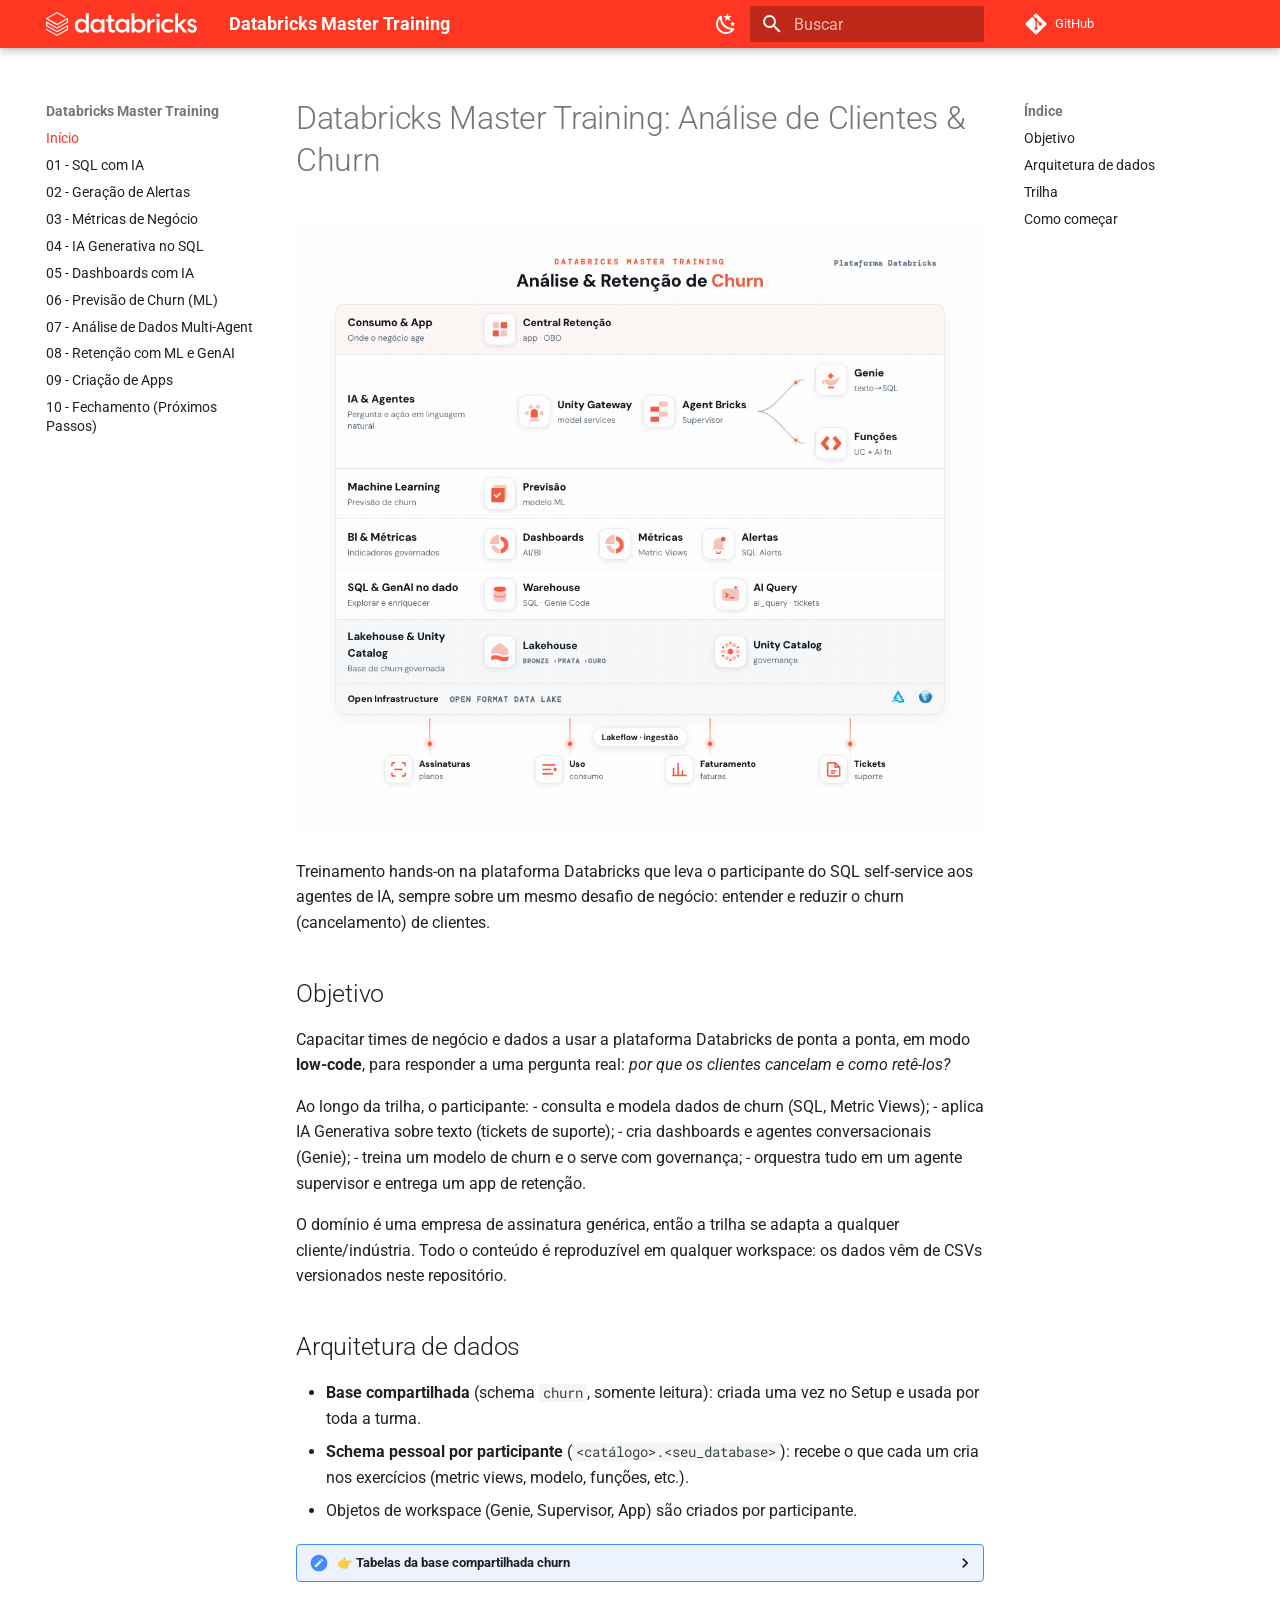
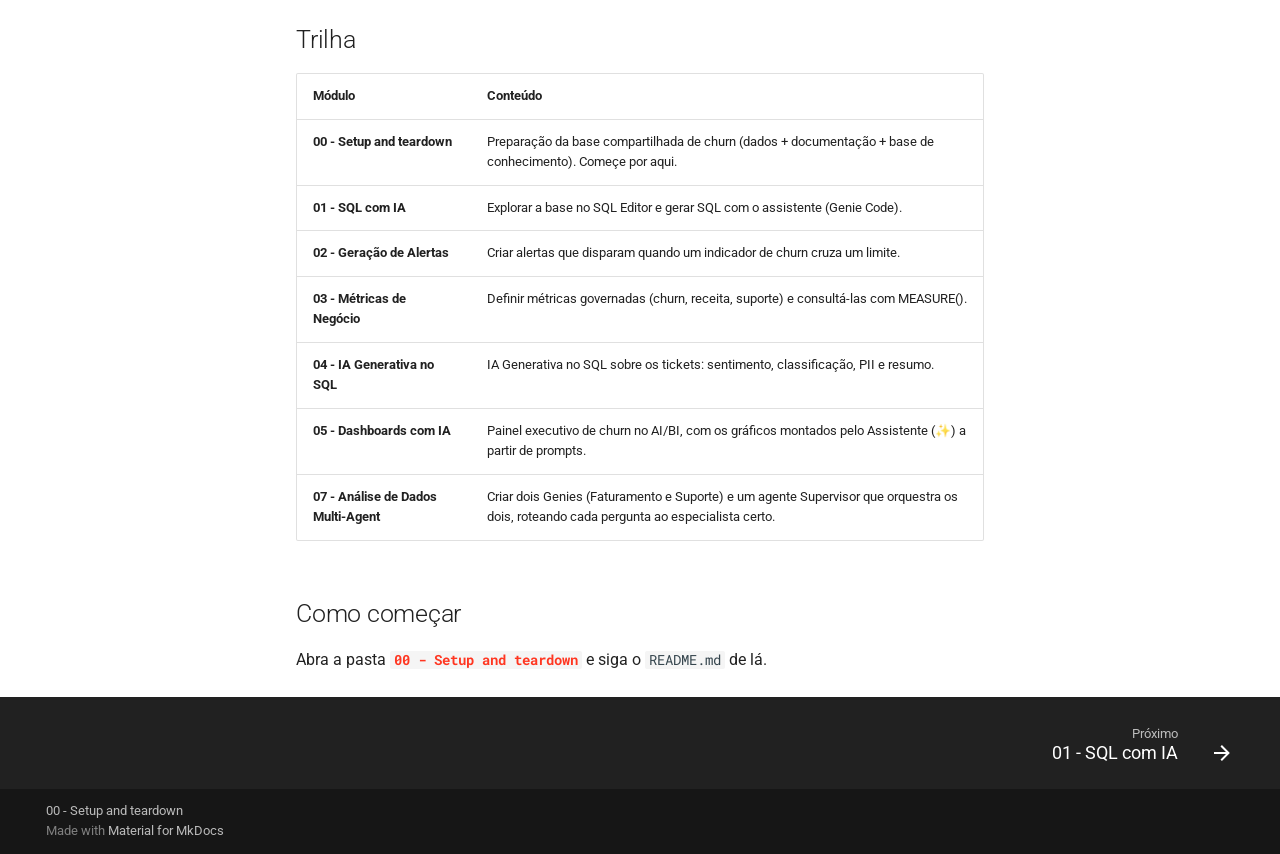
<file: index.html>
<!doctype html>
<html lang="pt" class="no-js">
  <head>
    
      <meta charset="utf-8">
      <meta name="viewport" content="width=device-width,initial-scale=1">
      
        <meta name="description" content="Trilha hands-on de Análise de Clientes & Churn na plataforma Databricks">
      
      
      
        <link rel="canonical" href="https://cadubettanim.github.io/Databricks-Master-Training/">
      
      
      
        <link rel="next" href="01%20-%20SQL%20com%20IA/">
      
      
        
      
      
      <link rel="icon" href="assets/databricks-symbol.svg">
      <meta name="generator" content="mkdocs-1.6.1, mkdocs-material-9.7.7">
    
    
      
        <title>Databricks Master Training</title>
      
    
    
      <link rel="stylesheet" href="assets/stylesheets/main.ec1eaa64.min.css">
      
        
        <link rel="stylesheet" href="assets/stylesheets/palette.ab4e12ef.min.css">
      
      


    
    
      
    
    
      
        
        
        <link rel="preconnect" href="https://fonts.gstatic.com" crossorigin>
        <link rel="stylesheet" href="https://fonts.googleapis.com/css?family=Roboto:300,300i,400,400i,700,700i%7CRoboto+Mono:400,400i,700,700i&display=fallback">
        <style>:root{--md-text-font:"Roboto";--md-code-font:"Roboto Mono"}</style>
      
    
    
      <link rel="stylesheet" href="assets/extra.css">
    
    <script>__md_scope=new URL(".",location),__md_hash=e=>[...e].reduce(((e,_)=>(e<<5)-e+_.charCodeAt(0)),0),__md_get=(e,_=localStorage,t=__md_scope)=>JSON.parse(_.getItem(t.pathname+"."+e)),__md_set=(e,_,t=localStorage,a=__md_scope)=>{try{t.setItem(a.pathname+"."+e,JSON.stringify(_))}catch(e){}}</script>
    
      

    
    
  </head>
  
  
    
    
      
    
    
    
    
    <body dir="ltr" data-md-color-scheme="default" data-md-color-primary="indigo" data-md-color-accent="indigo">
  
    
    <input class="md-toggle" data-md-toggle="drawer" type="checkbox" id="__drawer" autocomplete="off">
    <input class="md-toggle" data-md-toggle="search" type="checkbox" id="__search" autocomplete="off">
    <label class="md-overlay" for="__drawer"></label>
    <div data-md-component="skip">
      
        
        <a href="#databricks-master-training-analise-de-clientes-churn" class="md-skip">
          Pular para conteúdo
        </a>
      
    </div>
    <div data-md-component="announce">
      
    </div>
    
    
      

  

<header class="md-header md-header--shadow" data-md-component="header">
  <nav class="md-header__inner md-grid" aria-label="Cabeçalho">
    <a href="." title="Databricks Master Training" class="md-header__button md-logo" aria-label="Databricks Master Training" data-md-component="logo">
      
  <img src="assets/databricks-lockup-white.svg" alt="logo">

    </a>
    <label class="md-header__button md-icon" for="__drawer">
      
      <svg xmlns="http://www.w3.org/2000/svg" viewBox="0 0 24 24"><path d="M3 6h18v2H3zm0 5h18v2H3zm0 5h18v2H3z"/></svg>
    </label>
    <div class="md-header__title" data-md-component="header-title">
      <div class="md-header__ellipsis">
        <div class="md-header__topic">
          <span class="md-ellipsis">
            Databricks Master Training
          </span>
        </div>
        <div class="md-header__topic" data-md-component="header-topic">
          <span class="md-ellipsis">
            
              Início
            
          </span>
        </div>
      </div>
    </div>
    
      
        <form class="md-header__option" data-md-component="palette">
  
    
    
    
    <input class="md-option" data-md-color-media="(prefers-color-scheme: light)" data-md-color-scheme="default" data-md-color-primary="indigo" data-md-color-accent="indigo"  aria-label="Modo escuro"  type="radio" name="__palette" id="__palette_0">
    
      <label class="md-header__button md-icon" title="Modo escuro" for="__palette_1" hidden>
        <svg xmlns="http://www.w3.org/2000/svg" viewBox="0 0 24 24"><path d="m17.75 4.09-2.53 1.94.91 3.06-2.63-1.81-2.63 1.81.91-3.06-2.53-1.94L12.44 4l1.06-3 1.06 3zm3.5 6.91-1.64 1.25.59 1.98-1.7-1.17-1.7 1.17.59-1.98L15.75 11l2.06-.05L18.5 9l.69 1.95zm-2.28 4.95c.83-.08 1.72 1.1 1.19 1.85-.32.45-.66.87-1.08 1.27C15.17 23 8.84 23 4.94 19.07c-3.91-3.9-3.91-10.24 0-14.14.4-.4.82-.76 1.27-1.08.75-.53 1.93.36 1.85 1.19-.27 2.86.69 5.83 2.89 8.02a9.96 9.96 0 0 0 8.02 2.89m-1.64 2.02a12.08 12.08 0 0 1-7.8-3.47c-2.17-2.19-3.33-5-3.49-7.82-2.81 3.14-2.7 7.96.31 10.98 3.02 3.01 7.84 3.12 10.98.31"/></svg>
      </label>
    
  
    
    
    
    <input class="md-option" data-md-color-media="(prefers-color-scheme: dark)" data-md-color-scheme="slate" data-md-color-primary="indigo" data-md-color-accent="indigo"  aria-label="Modo claro"  type="radio" name="__palette" id="__palette_1">
    
      <label class="md-header__button md-icon" title="Modo claro" for="__palette_0" hidden>
        <svg xmlns="http://www.w3.org/2000/svg" viewBox="0 0 24 24"><path d="M12 7a5 5 0 0 1 5 5 5 5 0 0 1-5 5 5 5 0 0 1-5-5 5 5 0 0 1 5-5m0 2a3 3 0 0 0-3 3 3 3 0 0 0 3 3 3 3 0 0 0 3-3 3 3 0 0 0-3-3m0-7 2.39 3.42C13.65 5.15 12.84 5 12 5s-1.65.15-2.39.42zM3.34 7l4.16-.35A7.2 7.2 0 0 0 5.94 8.5c-.44.74-.69 1.5-.83 2.29zm.02 10 1.76-3.77a7.131 7.131 0 0 0 2.38 4.14zM20.65 7l-1.77 3.79a7.02 7.02 0 0 0-2.38-4.15zm-.01 10-4.14.36c.59-.51 1.12-1.14 1.54-1.86.42-.73.69-1.5.83-2.29zM12 22l-2.41-3.44c.74.27 1.55.44 2.41.44.82 0 1.63-.17 2.37-.44z"/></svg>
      </label>
    
  
</form>
      
    
    
      <script>var palette=__md_get("__palette");if(palette&&palette.color){if("(prefers-color-scheme)"===palette.color.media){var media=matchMedia("(prefers-color-scheme: light)"),input=document.querySelector(media.matches?"[data-md-color-media='(prefers-color-scheme: light)']":"[data-md-color-media='(prefers-color-scheme: dark)']");palette.color.media=input.getAttribute("data-md-color-media"),palette.color.scheme=input.getAttribute("data-md-color-scheme"),palette.color.primary=input.getAttribute("data-md-color-primary"),palette.color.accent=input.getAttribute("data-md-color-accent")}for(var[key,value]of Object.entries(palette.color))document.body.setAttribute("data-md-color-"+key,value)}</script>
    
    
    
      
      
        <label class="md-header__button md-icon" for="__search">
          
          <svg xmlns="http://www.w3.org/2000/svg" viewBox="0 0 24 24"><path d="M9.5 3A6.5 6.5 0 0 1 16 9.5c0 1.61-.59 3.09-1.56 4.23l.27.27h.79l5 5-1.5 1.5-5-5v-.79l-.27-.27A6.52 6.52 0 0 1 9.5 16 6.5 6.5 0 0 1 3 9.5 6.5 6.5 0 0 1 9.5 3m0 2C7 5 5 7 5 9.5S7 14 9.5 14 14 12 14 9.5 12 5 9.5 5"/></svg>
        </label>
        <div class="md-search" data-md-component="search" role="dialog">
  <label class="md-search__overlay" for="__search"></label>
  <div class="md-search__inner" role="search">
    <form class="md-search__form" name="search">
      <input type="text" class="md-search__input" name="query" aria-label="Buscar" placeholder="Buscar" autocapitalize="off" autocorrect="off" autocomplete="off" spellcheck="false" data-md-component="search-query" required>
      <label class="md-search__icon md-icon" for="__search">
        
        <svg xmlns="http://www.w3.org/2000/svg" viewBox="0 0 24 24"><path d="M9.5 3A6.5 6.5 0 0 1 16 9.5c0 1.61-.59 3.09-1.56 4.23l.27.27h.79l5 5-1.5 1.5-5-5v-.79l-.27-.27A6.52 6.52 0 0 1 9.5 16 6.5 6.5 0 0 1 3 9.5 6.5 6.5 0 0 1 9.5 3m0 2C7 5 5 7 5 9.5S7 14 9.5 14 14 12 14 9.5 12 5 9.5 5"/></svg>
        
        <svg xmlns="http://www.w3.org/2000/svg" viewBox="0 0 24 24"><path d="M20 11v2H8l5.5 5.5-1.42 1.42L4.16 12l7.92-7.92L13.5 5.5 8 11z"/></svg>
      </label>
      <nav class="md-search__options" aria-label="Pesquisar">
        
        <button type="reset" class="md-search__icon md-icon" title="Limpar" aria-label="Limpar" tabindex="-1">
          
          <svg xmlns="http://www.w3.org/2000/svg" viewBox="0 0 24 24"><path d="M19 6.41 17.59 5 12 10.59 6.41 5 5 6.41 10.59 12 5 17.59 6.41 19 12 13.41 17.59 19 19 17.59 13.41 12z"/></svg>
        </button>
      </nav>
      
        <div class="md-search__suggest" data-md-component="search-suggest"></div>
      
    </form>
    <div class="md-search__output">
      <div class="md-search__scrollwrap" tabindex="0" data-md-scrollfix>
        <div class="md-search-result" data-md-component="search-result">
          <div class="md-search-result__meta">
            Inicializando busca
          </div>
          <ol class="md-search-result__list" role="presentation"></ol>
        </div>
      </div>
    </div>
  </div>
</div>
      
    
    
      <div class="md-header__source">
        <a href="https://github.com/CaduBettanim/Databricks-Master-Training" title="Ir para repositório" class="md-source" data-md-component="source">
  <div class="md-source__icon md-icon">
    
    <svg xmlns="http://www.w3.org/2000/svg" viewBox="0 0 448 512"><!--! Font Awesome Free 7.1.0 by @fontawesome - https://fontawesome.com License - https://fontawesome.com/license/free (Icons: CC BY 4.0, Fonts: SIL OFL 1.1, Code: MIT License) Copyright 2025 Fonticons, Inc.--><path d="M439.6 236.1 244 40.5c-5.4-5.5-12.8-8.5-20.4-8.5s-15 3-20.4 8.4L162.5 81l51.5 51.5c27.1-9.1 52.7 16.8 43.4 43.7l49.7 49.7c34.2-11.8 61.2 31 35.5 56.7-26.5 26.5-70.2-2.9-56-37.3L240.3 199v121.9c25.3 12.5 22.3 41.8 9.1 55-6.4 6.4-15.2 10.1-24.3 10.1s-17.8-3.6-24.3-10.1c-17.6-17.6-11.1-46.9 11.2-56v-123c-20.8-8.5-24.6-30.7-18.6-45L142.6 101 8.5 235.1C3 240.6 0 247.9 0 255.5s3 15 8.5 20.4l195.6 195.7c5.4 5.4 12.7 8.4 20.4 8.4s15-3 20.4-8.4l194.7-194.7c5.4-5.4 8.4-12.8 8.4-20.4s-3-15-8.4-20.4"/></svg>
  </div>
  <div class="md-source__repository">
    GitHub
  </div>
</a>
      </div>
    
  </nav>
  
</header>
    
    <div class="md-container" data-md-component="container">
      
      
        
          
        
      
      <main class="md-main" data-md-component="main">
        <div class="md-main__inner md-grid">
          
            
              
              <div class="md-sidebar md-sidebar--primary" data-md-component="sidebar" data-md-type="navigation" >
                <div class="md-sidebar__scrollwrap">
                  <div class="md-sidebar__inner">
                    



<nav class="md-nav md-nav--primary" aria-label="Navegação" data-md-level="0">
  <label class="md-nav__title" for="__drawer">
    <a href="." title="Databricks Master Training" class="md-nav__button md-logo" aria-label="Databricks Master Training" data-md-component="logo">
      
  <img src="assets/databricks-lockup-white.svg" alt="logo">

    </a>
    Databricks Master Training
  </label>
  
    <div class="md-nav__source">
      <a href="https://github.com/CaduBettanim/Databricks-Master-Training" title="Ir para repositório" class="md-source" data-md-component="source">
  <div class="md-source__icon md-icon">
    
    <svg xmlns="http://www.w3.org/2000/svg" viewBox="0 0 448 512"><!--! Font Awesome Free 7.1.0 by @fontawesome - https://fontawesome.com License - https://fontawesome.com/license/free (Icons: CC BY 4.0, Fonts: SIL OFL 1.1, Code: MIT License) Copyright 2025 Fonticons, Inc.--><path d="M439.6 236.1 244 40.5c-5.4-5.5-12.8-8.5-20.4-8.5s-15 3-20.4 8.4L162.5 81l51.5 51.5c27.1-9.1 52.7 16.8 43.4 43.7l49.7 49.7c34.2-11.8 61.2 31 35.5 56.7-26.5 26.5-70.2-2.9-56-37.3L240.3 199v121.9c25.3 12.5 22.3 41.8 9.1 55-6.4 6.4-15.2 10.1-24.3 10.1s-17.8-3.6-24.3-10.1c-17.6-17.6-11.1-46.9 11.2-56v-123c-20.8-8.5-24.6-30.7-18.6-45L142.6 101 8.5 235.1C3 240.6 0 247.9 0 255.5s3 15 8.5 20.4l195.6 195.7c5.4 5.4 12.7 8.4 20.4 8.4s15-3 20.4-8.4l194.7-194.7c5.4-5.4 8.4-12.8 8.4-20.4s-3-15-8.4-20.4"/></svg>
  </div>
  <div class="md-source__repository">
    GitHub
  </div>
</a>
    </div>
  
  <ul class="md-nav__list" data-md-scrollfix>
    
      
      
  
  
    
  
  
  
    <li class="md-nav__item md-nav__item--active">
      
      <input class="md-nav__toggle md-toggle" type="checkbox" id="__toc">
      
      
        
      
      
        <label class="md-nav__link md-nav__link--active" for="__toc">
          
  
  
  <span class="md-ellipsis">
    
  
    Início
  

    
  </span>
  
  

          <span class="md-nav__icon md-icon"></span>
        </label>
      
      <a href="." class="md-nav__link md-nav__link--active">
        
  
  
  <span class="md-ellipsis">
    
  
    Início
  

    
  </span>
  
  

      </a>
      
        

<nav class="md-nav md-nav--secondary" aria-label="Índice">
  
  
  
    
  
  
    <label class="md-nav__title" for="__toc">
      <span class="md-nav__icon md-icon"></span>
      Índice
    </label>
    <ul class="md-nav__list" data-md-component="toc" data-md-scrollfix>
      
        <li class="md-nav__item">
  <a href="#objetivo" class="md-nav__link">
    <span class="md-ellipsis">
      
        Objetivo
      
    </span>
  </a>
  
</li>
      
        <li class="md-nav__item">
  <a href="#arquitetura-de-dados" class="md-nav__link">
    <span class="md-ellipsis">
      
        Arquitetura de dados
      
    </span>
  </a>
  
</li>
      
        <li class="md-nav__item">
  <a href="#trilha" class="md-nav__link">
    <span class="md-ellipsis">
      
        Trilha
      
    </span>
  </a>
  
</li>
      
        <li class="md-nav__item">
  <a href="#como-comecar" class="md-nav__link">
    <span class="md-ellipsis">
      
        Como começar
      
    </span>
  </a>
  
</li>
      
    </ul>
  
</nav>
      
    </li>
  

    
      
      
  
  
  
  
    <li class="md-nav__item">
      <a href="01%20-%20SQL%20com%20IA/" class="md-nav__link">
        
  
  
  <span class="md-ellipsis">
    
  
    01 - SQL com IA
  

    
  </span>
  
  

      </a>
    </li>
  

    
      
      
  
  
  
  
    <li class="md-nav__item">
      <a href="02%20-%20Gera%C3%A7%C3%A3o%20de%20Alertas/" class="md-nav__link">
        
  
  
  <span class="md-ellipsis">
    
  
    02 - Geração de Alertas
  

    
  </span>
  
  

      </a>
    </li>
  

    
      
      
  
  
  
  
    <li class="md-nav__item">
      <a href="03%20-%20M%C3%A9tricas%20de%20Neg%C3%B3cio/" class="md-nav__link">
        
  
  
  <span class="md-ellipsis">
    
  
    03 - Métricas de Negócio
  

    
  </span>
  
  

      </a>
    </li>
  

    
      
      
  
  
  
  
    <li class="md-nav__item">
      <a href="04%20-%20IA%20Generativa%20no%20SQL/" class="md-nav__link">
        
  
  
  <span class="md-ellipsis">
    
  
    04 - IA Generativa no SQL
  

    
  </span>
  
  

      </a>
    </li>
  

    
      
      
  
  
  
  
    <li class="md-nav__item">
      <a href="05%20-%20Dashboards%20com%20IA/" class="md-nav__link">
        
  
  
  <span class="md-ellipsis">
    
  
    05 - Dashboards com IA
  

    
  </span>
  
  

      </a>
    </li>
  

    
      
      
  
  
  
  
    <li class="md-nav__item">
      <a href="06 - Previsão de Churn (ML)/README.md" class="md-nav__link">
        
  
  
  <span class="md-ellipsis">
    
  
    06 - Previsão de Churn (ML)
  

    
  </span>
  
  

      </a>
    </li>
  

    
      
      
  
  
  
  
    <li class="md-nav__item">
      <a href="07%20-%20An%C3%A1lise%20de%20Dados%20Multi-Agent/" class="md-nav__link">
        
  
  
  <span class="md-ellipsis">
    
  
    07 - Análise de Dados Multi-Agent
  

    
  </span>
  
  

      </a>
    </li>
  

    
      
      
  
  
  
  
    <li class="md-nav__item">
      <a href="08 - Retenção com ML e GenAI/README.md" class="md-nav__link">
        
  
  
  <span class="md-ellipsis">
    
  
    08 - Retenção com ML e GenAI
  

    
  </span>
  
  

      </a>
    </li>
  

    
      
      
  
  
  
  
    <li class="md-nav__item">
      <a href="09 - Criação de Apps/README.md" class="md-nav__link">
        
  
  
  <span class="md-ellipsis">
    
  
    09 - Criação de Apps
  

    
  </span>
  
  

      </a>
    </li>
  

    
      
      
  
  
  
  
    <li class="md-nav__item">
      <a href="10 - Fechamento (Próximos Passos)/README.md" class="md-nav__link">
        
  
  
  <span class="md-ellipsis">
    
  
    10 - Fechamento (Próximos Passos)
  

    
  </span>
  
  

      </a>
    </li>
  

    
  </ul>
</nav>
                  </div>
                </div>
              </div>
            
            
              
              <div class="md-sidebar md-sidebar--secondary" data-md-component="sidebar" data-md-type="toc" >
                <div class="md-sidebar__scrollwrap">
                  <div class="md-sidebar__inner">
                    

<nav class="md-nav md-nav--secondary" aria-label="Índice">
  
  
  
    
  
  
    <label class="md-nav__title" for="__toc">
      <span class="md-nav__icon md-icon"></span>
      Índice
    </label>
    <ul class="md-nav__list" data-md-component="toc" data-md-scrollfix>
      
        <li class="md-nav__item">
  <a href="#objetivo" class="md-nav__link">
    <span class="md-ellipsis">
      
        Objetivo
      
    </span>
  </a>
  
</li>
      
        <li class="md-nav__item">
  <a href="#arquitetura-de-dados" class="md-nav__link">
    <span class="md-ellipsis">
      
        Arquitetura de dados
      
    </span>
  </a>
  
</li>
      
        <li class="md-nav__item">
  <a href="#trilha" class="md-nav__link">
    <span class="md-ellipsis">
      
        Trilha
      
    </span>
  </a>
  
</li>
      
        <li class="md-nav__item">
  <a href="#como-comecar" class="md-nav__link">
    <span class="md-ellipsis">
      
        Como começar
      
    </span>
  </a>
  
</li>
      
    </ul>
  
</nav>
                  </div>
                </div>
              </div>
            
          
          
            <div class="md-content" data-md-component="content">
              
              <article class="md-content__inner md-typeset">
                
                  


  
  


<h1 id="databricks-master-training-analise-de-clientes-churn">Databricks Master Training: Análise de Clientes &amp; Churn</h1>
<p><img alt="Arquitetura do Master Training na plataforma Databricks" src="assets/arquitetura.gif?v=20260928" /></p>
<p>Treinamento hands-on na plataforma Databricks que leva o participante do SQL self-service aos agentes de IA, sempre sobre um mesmo desafio de negócio: entender e reduzir o churn (cancelamento) de clientes.</p>
<h2 id="objetivo">Objetivo</h2>
<p>Capacitar times de negócio e dados a usar a plataforma Databricks de ponta a ponta, em modo <strong>low-code</strong>, para responder a uma pergunta real: <em>por que os clientes cancelam e como retê-los?</em></p>
<p>Ao longo da trilha, o participante:
- consulta e modela dados de churn (SQL, Metric Views);
- aplica IA Generativa sobre texto (tickets de suporte);
- cria dashboards e agentes conversacionais (Genie);
- treina um modelo de churn e o serve com governança;
- orquestra tudo em um agente supervisor e entrega um app de retenção.</p>
<p>O domínio é uma empresa de assinatura genérica, então a trilha se adapta a qualquer cliente/indústria. Todo o conteúdo é reproduzível em qualquer workspace: os dados vêm de CSVs versionados neste repositório.</p>
<h2 id="arquitetura-de-dados">Arquitetura de dados</h2>
<ul>
<li><strong>Base compartilhada</strong> (schema <code>churn</code>, somente leitura): criada uma vez no Setup e usada por toda a turma.</li>
<li><strong>Schema pessoal por participante</strong> (<code>&lt;catálogo&gt;.&lt;seu_database&gt;</code>): recebe o que cada um cria nos exercícios (metric views, modelo, funções, etc.).</li>
<li>Objetos de workspace (Genie, Supervisor, App) são criados por participante.</li>
</ul>
<details>
<summary>👉 Tabelas da base compartilhada churn</summary>
<table>
<thead>
<tr>
<th>Objeto</th>
<th>Tipo</th>
<th>Conteúdo</th>
</tr>
</thead>
<tbody>
<tr>
<td><code>dim_cliente</code>, <code>dim_plano</code>, <code>dim_data</code></td>
<td>Dimensões</td>
<td>Cliente, plano e calendário</td>
</tr>
<tr>
<td><code>fato_assinatura</code>, <code>fato_uso</code>, <code>fato_faturamento</code>, <code>fato_ticket_suporte</code></td>
<td>Fatos</td>
<td>Assinaturas, uso, faturamento e tickets de suporte</td>
</tr>
<tr>
<td><code>feature_churn</code></td>
<td>Tabela analítica</td>
<td>Uma linha por cliente, pronta para análise e ML</td>
</tr>
<tr>
<td><code>kb_volume</code></td>
<td>Volume</td>
<td>Base de conhecimento: FAQ, Política de Retenção, Playbook de CS</td>
</tr>
</tbody>
</table>
</details>
<h2 id="trilha">Trilha</h2>
<table>
<thead>
<tr>
<th>Módulo</th>
<th>Conteúdo</th>
</tr>
</thead>
<tbody>
<tr>
<td><strong>00 - Setup and teardown</strong></td>
<td>Preparação da base compartilhada de churn (dados + documentação + base de conhecimento). Começe por aqui.</td>
</tr>
<tr>
<td><strong>01 - SQL com IA</strong></td>
<td>Explorar a base no SQL Editor e gerar SQL com o assistente (Genie Code).</td>
</tr>
<tr>
<td><strong>02 - Geração de Alertas</strong></td>
<td>Criar alertas que disparam quando um indicador de churn cruza um limite.</td>
</tr>
<tr>
<td><strong>03 - Métricas de Negócio</strong></td>
<td>Definir métricas governadas (churn, receita, suporte) e consultá-las com MEASURE().</td>
</tr>
<tr>
<td><strong>04 - IA Generativa no SQL</strong></td>
<td>IA Generativa no SQL sobre os tickets: sentimento, classificação, PII e resumo.</td>
</tr>
<tr>
<td><strong>05 - Dashboards com IA</strong></td>
<td>Painel executivo de churn no AI/BI, com os gráficos montados pelo Assistente (✨) a partir de prompts.</td>
</tr>
<tr>
<td><strong>07 - Análise de Dados Multi-Agent</strong></td>
<td>Criar dois Genies (Faturamento e Suporte) e um agente Supervisor que orquestra os dois, roteando cada pergunta ao especialista certo.</td>
</tr>
</tbody>
</table>
<h2 id="como-comecar">Como começar</h2>
<p>Abra a pasta <strong><a href="./00%20-%20Setup%20and%20teardown"><code>00 - Setup and teardown</code></a></strong> e siga o <code>README.md</code> de lá.</p>












                
              </article>
            </div>
          
          
<script>var target=document.getElementById(location.hash.slice(1));target&&target.name&&(target.checked=target.name.startsWith("__tabbed_"))</script>
        </div>
        
          <button type="button" class="md-top md-icon" data-md-component="top" hidden>
  
  <svg xmlns="http://www.w3.org/2000/svg" viewBox="0 0 24 24"><path d="M13 20h-2V8l-5.5 5.5-1.42-1.42L12 4.16l7.92 7.92-1.42 1.42L13 8z"/></svg>
  Voltar para o topo
</button>
        
      </main>
      
        <footer class="md-footer">
  
    
      
      <nav class="md-footer__inner md-grid" aria-label="Rodapé" >
        
        
          
          <a href="01%20-%20SQL%20com%20IA/" class="md-footer__link md-footer__link--next" aria-label="Próximo: 01 - SQL com IA">
            <div class="md-footer__title">
              <span class="md-footer__direction">
                Próximo
              </span>
              <div class="md-ellipsis">
                01 - SQL com IA
              </div>
            </div>
            <div class="md-footer__button md-icon">
              
              <svg xmlns="http://www.w3.org/2000/svg" viewBox="0 0 24 24"><path d="M4 11v2h12l-5.5 5.5 1.42 1.42L19.84 12l-7.92-7.92L10.5 5.5 16 11z"/></svg>
            </div>
          </a>
        
      </nav>
    
  
  <div class="md-footer-meta md-typeset">
    <div class="md-footer-meta__inner md-grid">
      <div class="md-copyright">
  
    <div class="md-copyright__highlight">
      <a href="/Databricks-Master-Training/00%20-%20Setup%20and%20teardown/">00 - Setup and teardown</a>
    </div>
  
  
    Made with
    <a href="https://squidfunk.github.io/mkdocs-material/" target="_blank" rel="noopener">
      Material for MkDocs
    </a>
  
</div>
      
    </div>
  </div>
</footer>
      
    </div>
    <div class="md-dialog" data-md-component="dialog">
      <div class="md-dialog__inner md-typeset"></div>
    </div>
    
      <div class="md-progress" data-md-component="progress" role="progressbar"></div>
    
    
    
      
      
      <script id="__config" type="application/json">{"annotate": null, "base": ".", "features": ["navigation.instant", "navigation.instant.progress", "navigation.top", "navigation.footer", "search.suggest", "content.code.copy"], "search": "assets/javascripts/workers/search.2c215733.min.js", "tags": null, "translations": {"clipboard.copied": "Copiado para \u00e1rea de transfer\u00eancia", "clipboard.copy": "Copiar para \u00e1rea de transfer\u00eancia", "search.result.more.one": "mais 1 nesta p\u00e1gina", "search.result.more.other": "# mais nesta p\u00e1gina", "search.result.none": "Nenhum documento encontrado", "search.result.one": "1 documento encontrado", "search.result.other": "# documentos encontrados", "search.result.placeholder": "Digite para iniciar a busca", "search.result.term.missing": "Ausente", "select.version": "Selecione a vers\u00e3o"}, "version": null}</script>
    
    
      <script src="assets/javascripts/bundle.d7400e89.min.js"></script>
      
    
  </body>
</html>
</file>
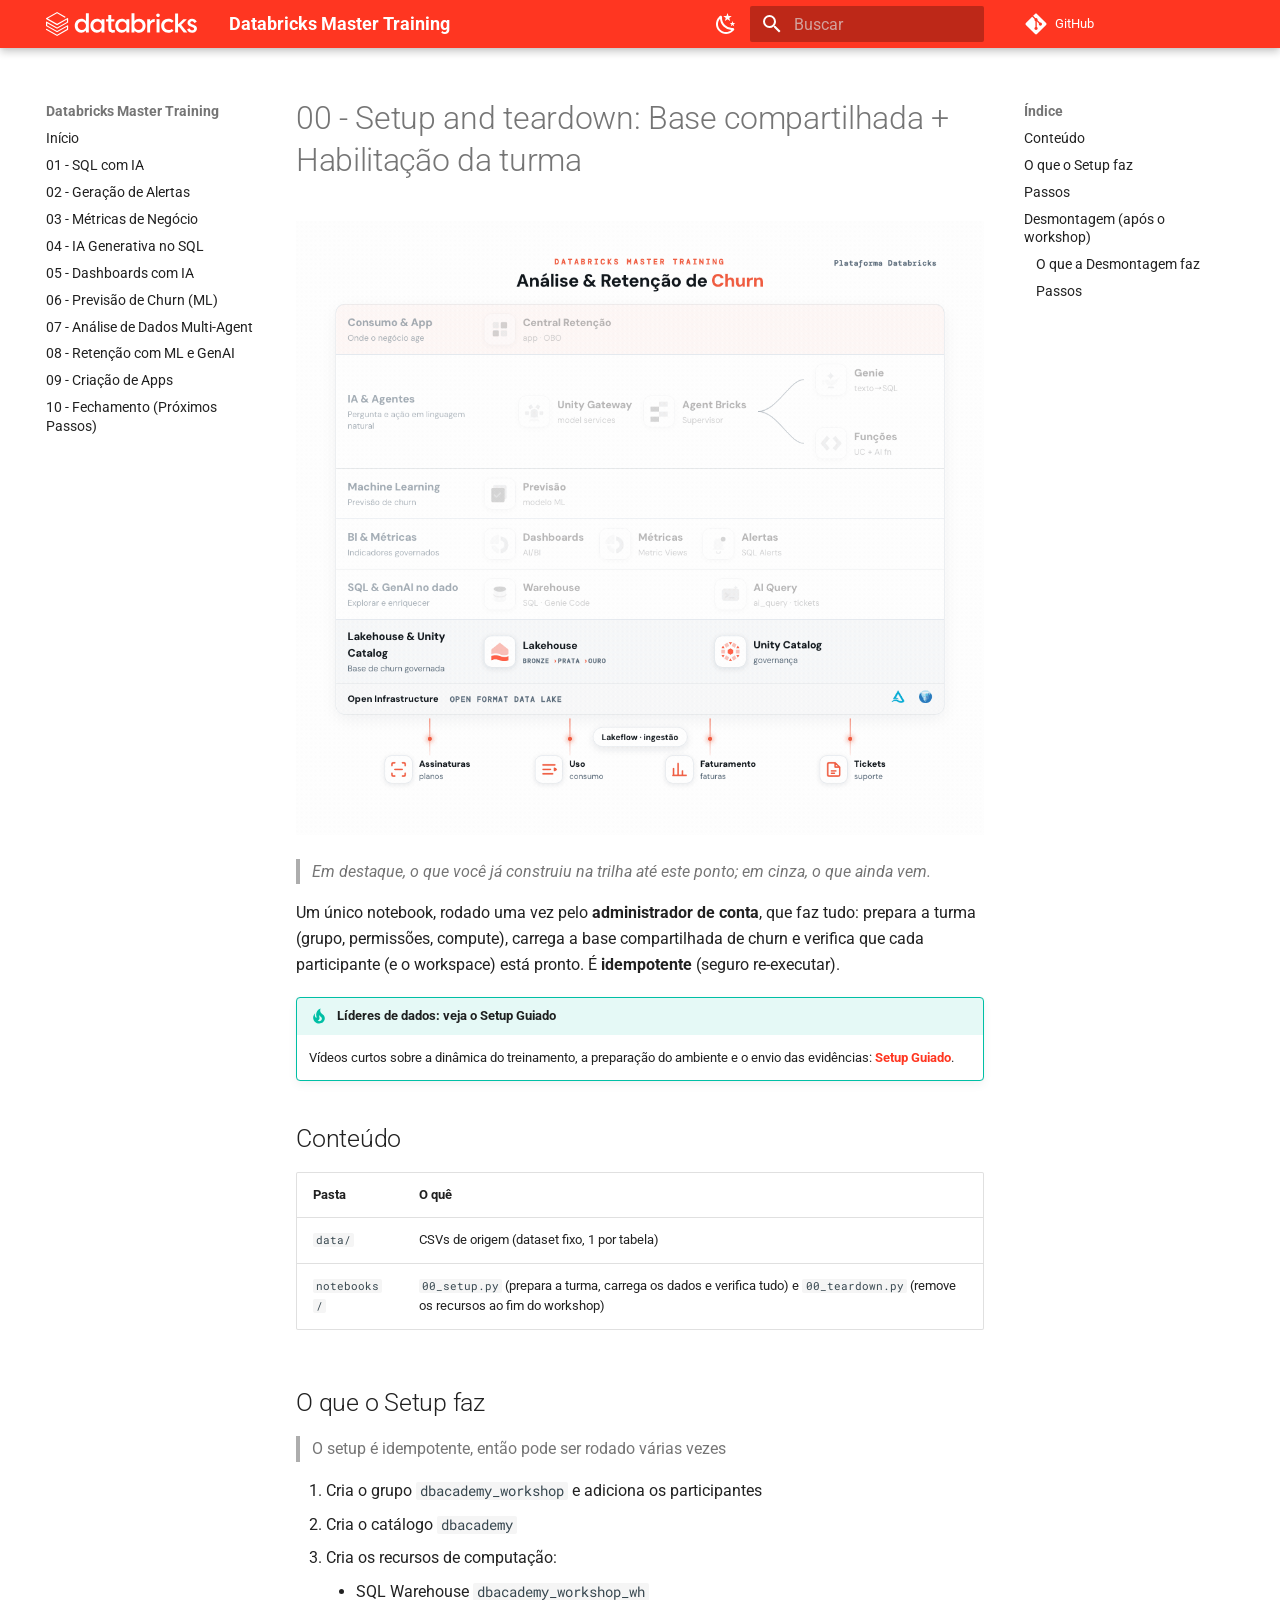
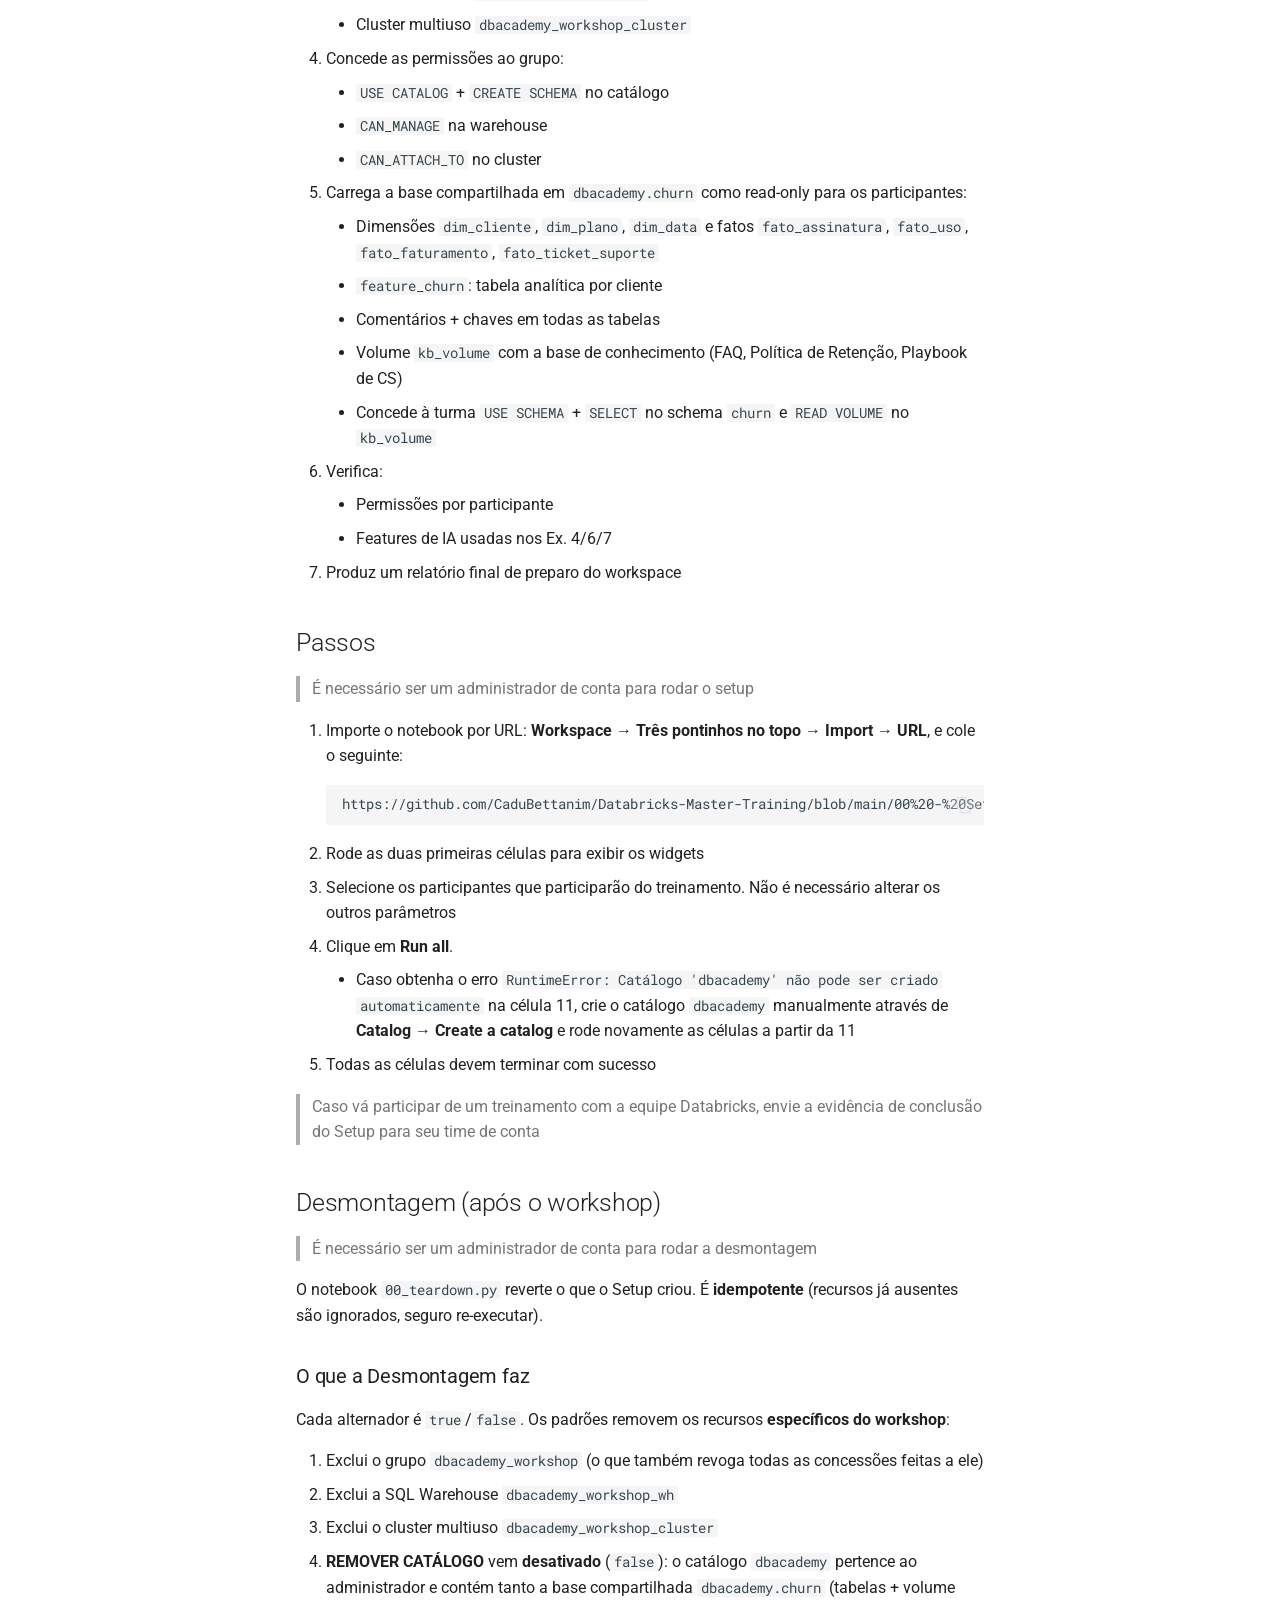
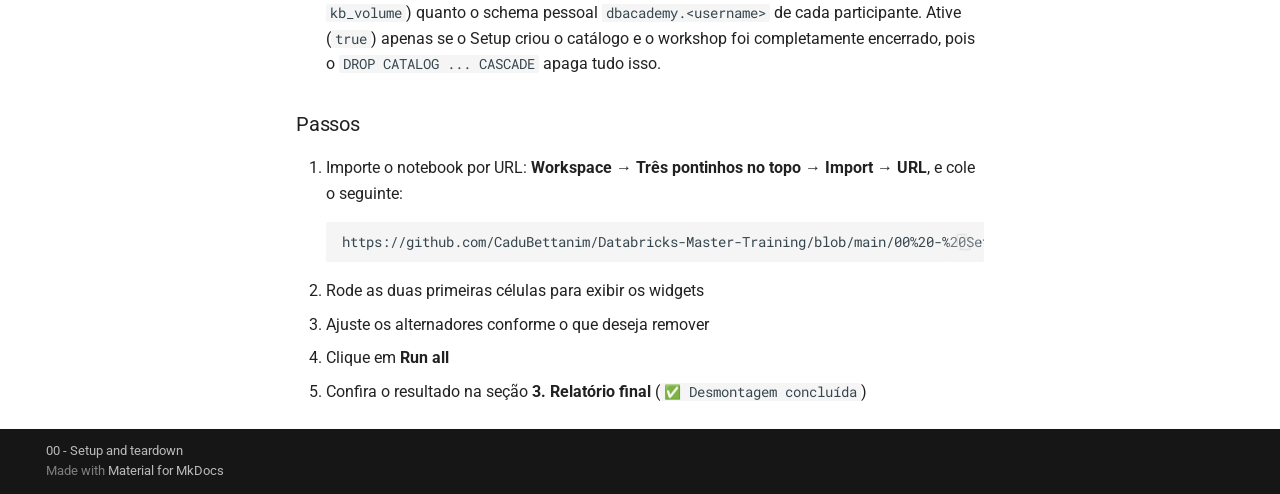
<file: 00 - Setup and teardown/index.html>
<!doctype html>
<html lang="pt" class="no-js">
  <head>
    
      <meta charset="utf-8">
      <meta name="viewport" content="width=device-width,initial-scale=1">
      
        <meta name="description" content="Trilha hands-on de Análise de Clientes & Churn na plataforma Databricks">
      
      
      
        <link rel="canonical" href="https://cadubettanim.github.io/Databricks-Master-Training/00%20-%20Setup%20and%20teardown/">
      
      
      
      
        
      
      
      <link rel="icon" href="../assets/databricks-symbol.svg">
      <meta name="generator" content="mkdocs-1.6.1, mkdocs-material-9.7.7">
    
    
      
        <title>00 - Setup and teardown: Base compartilhada + Habilitação da turma - Databricks Master Training</title>
      
    
    
      <link rel="stylesheet" href="../assets/stylesheets/main.ec1eaa64.min.css">
      
        
        <link rel="stylesheet" href="../assets/stylesheets/palette.ab4e12ef.min.css">
      
      


    
    
      
    
    
      
        
        
        <link rel="preconnect" href="https://fonts.gstatic.com" crossorigin>
        <link rel="stylesheet" href="https://fonts.googleapis.com/css?family=Roboto:300,300i,400,400i,700,700i%7CRoboto+Mono:400,400i,700,700i&display=fallback">
        <style>:root{--md-text-font:"Roboto";--md-code-font:"Roboto Mono"}</style>
      
    
    
      <link rel="stylesheet" href="../assets/extra.css">
    
    <script>__md_scope=new URL("..",location),__md_hash=e=>[...e].reduce(((e,_)=>(e<<5)-e+_.charCodeAt(0)),0),__md_get=(e,_=localStorage,t=__md_scope)=>JSON.parse(_.getItem(t.pathname+"."+e)),__md_set=(e,_,t=localStorage,a=__md_scope)=>{try{t.setItem(a.pathname+"."+e,JSON.stringify(_))}catch(e){}}</script>
    
      

    
    
  </head>
  
  
    
    
      
    
    
    
    
    <body dir="ltr" data-md-color-scheme="default" data-md-color-primary="indigo" data-md-color-accent="indigo">
  
    
    <input class="md-toggle" data-md-toggle="drawer" type="checkbox" id="__drawer" autocomplete="off">
    <input class="md-toggle" data-md-toggle="search" type="checkbox" id="__search" autocomplete="off">
    <label class="md-overlay" for="__drawer"></label>
    <div data-md-component="skip">
      
        
        <a href="#00-setup-and-teardown-base-compartilhada-habilitacao-da-turma" class="md-skip">
          Pular para conteúdo
        </a>
      
    </div>
    <div data-md-component="announce">
      
    </div>
    
    
      

  

<header class="md-header md-header--shadow" data-md-component="header">
  <nav class="md-header__inner md-grid" aria-label="Cabeçalho">
    <a href=".." title="Databricks Master Training" class="md-header__button md-logo" aria-label="Databricks Master Training" data-md-component="logo">
      
  <img src="../assets/databricks-lockup-white.svg" alt="logo">

    </a>
    <label class="md-header__button md-icon" for="__drawer">
      
      <svg xmlns="http://www.w3.org/2000/svg" viewBox="0 0 24 24"><path d="M3 6h18v2H3zm0 5h18v2H3zm0 5h18v2H3z"/></svg>
    </label>
    <div class="md-header__title" data-md-component="header-title">
      <div class="md-header__ellipsis">
        <div class="md-header__topic">
          <span class="md-ellipsis">
            Databricks Master Training
          </span>
        </div>
        <div class="md-header__topic" data-md-component="header-topic">
          <span class="md-ellipsis">
            
              00 - Setup and teardown: Base compartilhada + Habilitação da turma
            
          </span>
        </div>
      </div>
    </div>
    
      
        <form class="md-header__option" data-md-component="palette">
  
    
    
    
    <input class="md-option" data-md-color-media="(prefers-color-scheme: light)" data-md-color-scheme="default" data-md-color-primary="indigo" data-md-color-accent="indigo"  aria-label="Modo escuro"  type="radio" name="__palette" id="__palette_0">
    
      <label class="md-header__button md-icon" title="Modo escuro" for="__palette_1" hidden>
        <svg xmlns="http://www.w3.org/2000/svg" viewBox="0 0 24 24"><path d="m17.75 4.09-2.53 1.94.91 3.06-2.63-1.81-2.63 1.81.91-3.06-2.53-1.94L12.44 4l1.06-3 1.06 3zm3.5 6.91-1.64 1.25.59 1.98-1.7-1.17-1.7 1.17.59-1.98L15.75 11l2.06-.05L18.5 9l.69 1.95zm-2.28 4.95c.83-.08 1.72 1.1 1.19 1.85-.32.45-.66.87-1.08 1.27C15.17 23 8.84 23 4.94 19.07c-3.91-3.9-3.91-10.24 0-14.14.4-.4.82-.76 1.27-1.08.75-.53 1.93.36 1.85 1.19-.27 2.86.69 5.83 2.89 8.02a9.96 9.96 0 0 0 8.02 2.89m-1.64 2.02a12.08 12.08 0 0 1-7.8-3.47c-2.17-2.19-3.33-5-3.49-7.82-2.81 3.14-2.7 7.96.31 10.98 3.02 3.01 7.84 3.12 10.98.31"/></svg>
      </label>
    
  
    
    
    
    <input class="md-option" data-md-color-media="(prefers-color-scheme: dark)" data-md-color-scheme="slate" data-md-color-primary="indigo" data-md-color-accent="indigo"  aria-label="Modo claro"  type="radio" name="__palette" id="__palette_1">
    
      <label class="md-header__button md-icon" title="Modo claro" for="__palette_0" hidden>
        <svg xmlns="http://www.w3.org/2000/svg" viewBox="0 0 24 24"><path d="M12 7a5 5 0 0 1 5 5 5 5 0 0 1-5 5 5 5 0 0 1-5-5 5 5 0 0 1 5-5m0 2a3 3 0 0 0-3 3 3 3 0 0 0 3 3 3 3 0 0 0 3-3 3 3 0 0 0-3-3m0-7 2.39 3.42C13.65 5.15 12.84 5 12 5s-1.65.15-2.39.42zM3.34 7l4.16-.35A7.2 7.2 0 0 0 5.94 8.5c-.44.74-.69 1.5-.83 2.29zm.02 10 1.76-3.77a7.131 7.131 0 0 0 2.38 4.14zM20.65 7l-1.77 3.79a7.02 7.02 0 0 0-2.38-4.15zm-.01 10-4.14.36c.59-.51 1.12-1.14 1.54-1.86.42-.73.69-1.5.83-2.29zM12 22l-2.41-3.44c.74.27 1.55.44 2.41.44.82 0 1.63-.17 2.37-.44z"/></svg>
      </label>
    
  
</form>
      
    
    
      <script>var palette=__md_get("__palette");if(palette&&palette.color){if("(prefers-color-scheme)"===palette.color.media){var media=matchMedia("(prefers-color-scheme: light)"),input=document.querySelector(media.matches?"[data-md-color-media='(prefers-color-scheme: light)']":"[data-md-color-media='(prefers-color-scheme: dark)']");palette.color.media=input.getAttribute("data-md-color-media"),palette.color.scheme=input.getAttribute("data-md-color-scheme"),palette.color.primary=input.getAttribute("data-md-color-primary"),palette.color.accent=input.getAttribute("data-md-color-accent")}for(var[key,value]of Object.entries(palette.color))document.body.setAttribute("data-md-color-"+key,value)}</script>
    
    
    
      
      
        <label class="md-header__button md-icon" for="__search">
          
          <svg xmlns="http://www.w3.org/2000/svg" viewBox="0 0 24 24"><path d="M9.5 3A6.5 6.5 0 0 1 16 9.5c0 1.61-.59 3.09-1.56 4.23l.27.27h.79l5 5-1.5 1.5-5-5v-.79l-.27-.27A6.52 6.52 0 0 1 9.5 16 6.5 6.5 0 0 1 3 9.5 6.5 6.5 0 0 1 9.5 3m0 2C7 5 5 7 5 9.5S7 14 9.5 14 14 12 14 9.5 12 5 9.5 5"/></svg>
        </label>
        <div class="md-search" data-md-component="search" role="dialog">
  <label class="md-search__overlay" for="__search"></label>
  <div class="md-search__inner" role="search">
    <form class="md-search__form" name="search">
      <input type="text" class="md-search__input" name="query" aria-label="Buscar" placeholder="Buscar" autocapitalize="off" autocorrect="off" autocomplete="off" spellcheck="false" data-md-component="search-query" required>
      <label class="md-search__icon md-icon" for="__search">
        
        <svg xmlns="http://www.w3.org/2000/svg" viewBox="0 0 24 24"><path d="M9.5 3A6.5 6.5 0 0 1 16 9.5c0 1.61-.59 3.09-1.56 4.23l.27.27h.79l5 5-1.5 1.5-5-5v-.79l-.27-.27A6.52 6.52 0 0 1 9.5 16 6.5 6.5 0 0 1 3 9.5 6.5 6.5 0 0 1 9.5 3m0 2C7 5 5 7 5 9.5S7 14 9.5 14 14 12 14 9.5 12 5 9.5 5"/></svg>
        
        <svg xmlns="http://www.w3.org/2000/svg" viewBox="0 0 24 24"><path d="M20 11v2H8l5.5 5.5-1.42 1.42L4.16 12l7.92-7.92L13.5 5.5 8 11z"/></svg>
      </label>
      <nav class="md-search__options" aria-label="Pesquisar">
        
        <button type="reset" class="md-search__icon md-icon" title="Limpar" aria-label="Limpar" tabindex="-1">
          
          <svg xmlns="http://www.w3.org/2000/svg" viewBox="0 0 24 24"><path d="M19 6.41 17.59 5 12 10.59 6.41 5 5 6.41 10.59 12 5 17.59 6.41 19 12 13.41 17.59 19 19 17.59 13.41 12z"/></svg>
        </button>
      </nav>
      
        <div class="md-search__suggest" data-md-component="search-suggest"></div>
      
    </form>
    <div class="md-search__output">
      <div class="md-search__scrollwrap" tabindex="0" data-md-scrollfix>
        <div class="md-search-result" data-md-component="search-result">
          <div class="md-search-result__meta">
            Inicializando busca
          </div>
          <ol class="md-search-result__list" role="presentation"></ol>
        </div>
      </div>
    </div>
  </div>
</div>
      
    
    
      <div class="md-header__source">
        <a href="https://github.com/CaduBettanim/Databricks-Master-Training" title="Ir para repositório" class="md-source" data-md-component="source">
  <div class="md-source__icon md-icon">
    
    <svg xmlns="http://www.w3.org/2000/svg" viewBox="0 0 448 512"><!--! Font Awesome Free 7.1.0 by @fontawesome - https://fontawesome.com License - https://fontawesome.com/license/free (Icons: CC BY 4.0, Fonts: SIL OFL 1.1, Code: MIT License) Copyright 2025 Fonticons, Inc.--><path d="M439.6 236.1 244 40.5c-5.4-5.5-12.8-8.5-20.4-8.5s-15 3-20.4 8.4L162.5 81l51.5 51.5c27.1-9.1 52.7 16.8 43.4 43.7l49.7 49.7c34.2-11.8 61.2 31 35.5 56.7-26.5 26.5-70.2-2.9-56-37.3L240.3 199v121.9c25.3 12.5 22.3 41.8 9.1 55-6.4 6.4-15.2 10.1-24.3 10.1s-17.8-3.6-24.3-10.1c-17.6-17.6-11.1-46.9 11.2-56v-123c-20.8-8.5-24.6-30.7-18.6-45L142.6 101 8.5 235.1C3 240.6 0 247.9 0 255.5s3 15 8.5 20.4l195.6 195.7c5.4 5.4 12.7 8.4 20.4 8.4s15-3 20.4-8.4l194.7-194.7c5.4-5.4 8.4-12.8 8.4-20.4s-3-15-8.4-20.4"/></svg>
  </div>
  <div class="md-source__repository">
    GitHub
  </div>
</a>
      </div>
    
  </nav>
  
</header>
    
    <div class="md-container" data-md-component="container">
      
      
        
          
        
      
      <main class="md-main" data-md-component="main">
        <div class="md-main__inner md-grid">
          
            
              
              <div class="md-sidebar md-sidebar--primary" data-md-component="sidebar" data-md-type="navigation" >
                <div class="md-sidebar__scrollwrap">
                  <div class="md-sidebar__inner">
                    



<nav class="md-nav md-nav--primary" aria-label="Navegação" data-md-level="0">
  <label class="md-nav__title" for="__drawer">
    <a href=".." title="Databricks Master Training" class="md-nav__button md-logo" aria-label="Databricks Master Training" data-md-component="logo">
      
  <img src="../assets/databricks-lockup-white.svg" alt="logo">

    </a>
    Databricks Master Training
  </label>
  
    <div class="md-nav__source">
      <a href="https://github.com/CaduBettanim/Databricks-Master-Training" title="Ir para repositório" class="md-source" data-md-component="source">
  <div class="md-source__icon md-icon">
    
    <svg xmlns="http://www.w3.org/2000/svg" viewBox="0 0 448 512"><!--! Font Awesome Free 7.1.0 by @fontawesome - https://fontawesome.com License - https://fontawesome.com/license/free (Icons: CC BY 4.0, Fonts: SIL OFL 1.1, Code: MIT License) Copyright 2025 Fonticons, Inc.--><path d="M439.6 236.1 244 40.5c-5.4-5.5-12.8-8.5-20.4-8.5s-15 3-20.4 8.4L162.5 81l51.5 51.5c27.1-9.1 52.7 16.8 43.4 43.7l49.7 49.7c34.2-11.8 61.2 31 35.5 56.7-26.5 26.5-70.2-2.9-56-37.3L240.3 199v121.9c25.3 12.5 22.3 41.8 9.1 55-6.4 6.4-15.2 10.1-24.3 10.1s-17.8-3.6-24.3-10.1c-17.6-17.6-11.1-46.9 11.2-56v-123c-20.8-8.5-24.6-30.7-18.6-45L142.6 101 8.5 235.1C3 240.6 0 247.9 0 255.5s3 15 8.5 20.4l195.6 195.7c5.4 5.4 12.7 8.4 20.4 8.4s15-3 20.4-8.4l194.7-194.7c5.4-5.4 8.4-12.8 8.4-20.4s-3-15-8.4-20.4"/></svg>
  </div>
  <div class="md-source__repository">
    GitHub
  </div>
</a>
    </div>
  
  <ul class="md-nav__list" data-md-scrollfix>
    
      
      
  
  
  
  
    <li class="md-nav__item">
      <a href=".." class="md-nav__link">
        
  
  
  <span class="md-ellipsis">
    
  
    Início
  

    
  </span>
  
  

      </a>
    </li>
  

    
      
      
  
  
  
  
    <li class="md-nav__item">
      <a href="../01%20-%20SQL%20com%20IA/" class="md-nav__link">
        
  
  
  <span class="md-ellipsis">
    
  
    01 - SQL com IA
  

    
  </span>
  
  

      </a>
    </li>
  

    
      
      
  
  
  
  
    <li class="md-nav__item">
      <a href="../02%20-%20Gera%C3%A7%C3%A3o%20de%20Alertas/" class="md-nav__link">
        
  
  
  <span class="md-ellipsis">
    
  
    02 - Geração de Alertas
  

    
  </span>
  
  

      </a>
    </li>
  

    
      
      
  
  
  
  
    <li class="md-nav__item">
      <a href="../03%20-%20M%C3%A9tricas%20de%20Neg%C3%B3cio/" class="md-nav__link">
        
  
  
  <span class="md-ellipsis">
    
  
    03 - Métricas de Negócio
  

    
  </span>
  
  

      </a>
    </li>
  

    
      
      
  
  
  
  
    <li class="md-nav__item">
      <a href="../04%20-%20IA%20Generativa%20no%20SQL/" class="md-nav__link">
        
  
  
  <span class="md-ellipsis">
    
  
    04 - IA Generativa no SQL
  

    
  </span>
  
  

      </a>
    </li>
  

    
      
      
  
  
  
  
    <li class="md-nav__item">
      <a href="../05%20-%20Dashboards%20com%20IA/" class="md-nav__link">
        
  
  
  <span class="md-ellipsis">
    
  
    05 - Dashboards com IA
  

    
  </span>
  
  

      </a>
    </li>
  

    
      
      
  
  
  
  
    <li class="md-nav__item">
      <a href="../06 - Previsão de Churn (ML)/README.md" class="md-nav__link">
        
  
  
  <span class="md-ellipsis">
    
  
    06 - Previsão de Churn (ML)
  

    
  </span>
  
  

      </a>
    </li>
  

    
      
      
  
  
  
  
    <li class="md-nav__item">
      <a href="../07%20-%20An%C3%A1lise%20de%20Dados%20Multi-Agent/" class="md-nav__link">
        
  
  
  <span class="md-ellipsis">
    
  
    07 - Análise de Dados Multi-Agent
  

    
  </span>
  
  

      </a>
    </li>
  

    
      
      
  
  
  
  
    <li class="md-nav__item">
      <a href="../08 - Retenção com ML e GenAI/README.md" class="md-nav__link">
        
  
  
  <span class="md-ellipsis">
    
  
    08 - Retenção com ML e GenAI
  

    
  </span>
  
  

      </a>
    </li>
  

    
      
      
  
  
  
  
    <li class="md-nav__item">
      <a href="../09 - Criação de Apps/README.md" class="md-nav__link">
        
  
  
  <span class="md-ellipsis">
    
  
    09 - Criação de Apps
  

    
  </span>
  
  

      </a>
    </li>
  

    
      
      
  
  
  
  
    <li class="md-nav__item">
      <a href="../10 - Fechamento (Próximos Passos)/README.md" class="md-nav__link">
        
  
  
  <span class="md-ellipsis">
    
  
    10 - Fechamento (Próximos Passos)
  

    
  </span>
  
  

      </a>
    </li>
  

    
  </ul>
</nav>
                  </div>
                </div>
              </div>
            
            
              
              <div class="md-sidebar md-sidebar--secondary" data-md-component="sidebar" data-md-type="toc" >
                <div class="md-sidebar__scrollwrap">
                  <div class="md-sidebar__inner">
                    

<nav class="md-nav md-nav--secondary" aria-label="Índice">
  
  
  
    
  
  
    <label class="md-nav__title" for="__toc">
      <span class="md-nav__icon md-icon"></span>
      Índice
    </label>
    <ul class="md-nav__list" data-md-component="toc" data-md-scrollfix>
      
        <li class="md-nav__item">
  <a href="#conteudo" class="md-nav__link">
    <span class="md-ellipsis">
      
        Conteúdo
      
    </span>
  </a>
  
</li>
      
        <li class="md-nav__item">
  <a href="#o-que-o-setup-faz" class="md-nav__link">
    <span class="md-ellipsis">
      
        O que o Setup faz
      
    </span>
  </a>
  
</li>
      
        <li class="md-nav__item">
  <a href="#passos" class="md-nav__link">
    <span class="md-ellipsis">
      
        Passos
      
    </span>
  </a>
  
</li>
      
        <li class="md-nav__item">
  <a href="#desmontagem-apos-o-workshop" class="md-nav__link">
    <span class="md-ellipsis">
      
        Desmontagem (após o workshop)
      
    </span>
  </a>
  
    <nav class="md-nav" aria-label="Desmontagem (após o workshop)">
      <ul class="md-nav__list">
        
          <li class="md-nav__item">
  <a href="#o-que-a-desmontagem-faz" class="md-nav__link">
    <span class="md-ellipsis">
      
        O que a Desmontagem faz
      
    </span>
  </a>
  
</li>
        
          <li class="md-nav__item">
  <a href="#passos_1" class="md-nav__link">
    <span class="md-ellipsis">
      
        Passos
      
    </span>
  </a>
  
</li>
        
      </ul>
    </nav>
  
</li>
      
    </ul>
  
</nav>
                  </div>
                </div>
              </div>
            
          
          
            <div class="md-content" data-md-component="content">
              
              <article class="md-content__inner md-typeset">
                
                  


  
  


<h1 id="00-setup-and-teardown-base-compartilhada-habilitacao-da-turma">00 - Setup and teardown: Base compartilhada + Habilitação da turma</h1>
<p><img alt="Trilha do Master Training com destaque no que foi construído até o Exercício 00" src="../assets/00%20-%20arquitetura.gif?v=20260928" /></p>
<blockquote>
<p><em>Em destaque, o que você já construiu na trilha até este ponto; em cinza, o que ainda vem.</em></p>
</blockquote>
<p>Um único notebook, rodado uma vez pelo <strong>administrador de conta</strong>, que faz tudo: prepara a turma (grupo, permissões, compute), carrega a base compartilhada de churn e verifica que cada participante (e o workspace) está pronto. É <strong>idempotente</strong> (seguro re-executar).</p>
<div class="admonition tip">
<p class="admonition-title">Líderes de dados: veja o Setup Guiado</p>
<p>Vídeos curtos sobre a dinâmica do treinamento, a preparação do ambiente e o envio das evidências: <strong><a href="Setup%20guiado/">Setup Guiado</a></strong>.</p>
</div>
<h2 id="conteudo">Conteúdo</h2>
<table>
<thead>
<tr>
<th>Pasta</th>
<th>O quê</th>
</tr>
</thead>
<tbody>
<tr>
<td><code>data/</code></td>
<td>CSVs de origem (dataset fixo, 1 por tabela)</td>
</tr>
<tr>
<td><code>notebooks/</code></td>
<td><code>00_setup.py</code> (prepara a turma, carrega os dados e verifica tudo) e <code>00_teardown.py</code> (remove os recursos ao fim do workshop)</td>
</tr>
</tbody>
</table>
<h2 id="o-que-o-setup-faz">O que o Setup faz</h2>
<blockquote>
<p>O setup é idempotente, então pode ser rodado várias vezes</p>
</blockquote>
<ol>
<li>Cria o grupo <code>dbacademy_workshop</code> e adiciona os participantes</li>
<li>Cria o catálogo <code>dbacademy</code></li>
<li>Cria os recursos de computação:<ul>
<li>SQL Warehouse <code>dbacademy_workshop_wh</code></li>
<li>Cluster multiuso <code>dbacademy_workshop_cluster</code></li>
</ul>
</li>
<li>Concede as permissões ao grupo:<ul>
<li><code>USE CATALOG</code> + <code>CREATE SCHEMA</code> no catálogo</li>
<li><code>CAN_MANAGE</code> na warehouse</li>
<li><code>CAN_ATTACH_TO</code> no cluster</li>
</ul>
</li>
<li>Carrega a base compartilhada em <code>dbacademy.churn</code> como read-only para os participantes:<ul>
<li>Dimensões <code>dim_cliente</code>, <code>dim_plano</code>, <code>dim_data</code> e fatos <code>fato_assinatura</code>, <code>fato_uso</code>, <code>fato_faturamento</code>, <code>fato_ticket_suporte</code></li>
<li><code>feature_churn</code>: tabela analítica por cliente </li>
<li>Comentários + chaves em todas as tabelas</li>
<li>Volume <code>kb_volume</code> com a base de conhecimento (FAQ, Política de Retenção, Playbook de CS)</li>
<li>Concede à turma <code>USE SCHEMA</code> + <code>SELECT</code> no schema <code>churn</code> e <code>READ VOLUME</code> no <code>kb_volume</code></li>
</ul>
</li>
<li>Verifica:<ul>
<li>Permissões por participante</li>
<li>Features de IA usadas nos Ex. 4/6/7</li>
</ul>
</li>
<li>Produz um relatório final de preparo do workspace</li>
</ol>
<h2 id="passos">Passos</h2>
<blockquote>
<p>É necessário ser um administrador de conta para rodar o setup</p>
</blockquote>
<ol>
<li>Importe o notebook por URL: <strong>Workspace → Três pontinhos no topo → Import → URL</strong>, e cole o seguinte:
<div class="highlight"><pre><span></span><code><a id="__codelineno-0-1" name="__codelineno-0-1" href="#__codelineno-0-1"></a>https://github.com/CaduBettanim/Databricks-Master-Training/blob/main/00%20-%20Setup%20and%20teardown/notebooks/00_setup.py
</code></pre></div></li>
<li>Rode as duas primeiras células para exibir os widgets</li>
<li>Selecione os participantes que participarão do treinamento. Não é necessário alterar os outros parâmetros</li>
<li>Clique em <strong>Run all</strong>.<ul>
<li>Caso obtenha o erro <code>RuntimeError: Catálogo 'dbacademy' não pode ser criado automaticamente</code> na célula 11, crie o catálogo <code>dbacademy</code> manualmente através de <strong>Catalog → Create a catalog</strong> e rode novamente as células a partir da 11</li>
</ul>
</li>
<li>Todas as células devem terminar com sucesso</li>
</ol>
<blockquote>
<p>Caso vá participar de um treinamento com a equipe Databricks, envie a evidência de conclusão do Setup para seu time de conta</p>
</blockquote>
<h2 id="desmontagem-apos-o-workshop">Desmontagem (após o workshop)</h2>
<blockquote>
<p>É necessário ser um administrador de conta para rodar a desmontagem</p>
</blockquote>
<p>O notebook <code>00_teardown.py</code> reverte o que o Setup criou. É <strong>idempotente</strong> (recursos já ausentes são ignorados, seguro re-executar).</p>
<h3 id="o-que-a-desmontagem-faz">O que a Desmontagem faz</h3>
<p>Cada alternador é <code>true</code>/<code>false</code>. Os padrões removem os recursos <strong>específicos do workshop</strong>:</p>
<ol>
<li>Exclui o grupo <code>dbacademy_workshop</code> (o que também revoga todas as concessões feitas a ele)</li>
<li>Exclui a SQL Warehouse <code>dbacademy_workshop_wh</code></li>
<li>Exclui o cluster multiuso <code>dbacademy_workshop_cluster</code></li>
<li><strong>REMOVER CATÁLOGO</strong> vem <strong>desativado</strong> (<code>false</code>): o catálogo <code>dbacademy</code> pertence ao administrador e contém tanto a base compartilhada <code>dbacademy.churn</code> (tabelas + volume <code>kb_volume</code>) quanto o schema pessoal <code>dbacademy.&lt;username&gt;</code> de cada participante. Ative (<code>true</code>) apenas se o Setup criou o catálogo e o workshop foi completamente encerrado, pois o <code>DROP CATALOG ... CASCADE</code> apaga tudo isso.</li>
</ol>
<h3 id="passos_1">Passos</h3>
<ol>
<li>Importe o notebook por URL: <strong>Workspace → Três pontinhos no topo → Import → URL</strong>, e cole o seguinte:
<div class="highlight"><pre><span></span><code><a id="__codelineno-1-1" name="__codelineno-1-1" href="#__codelineno-1-1"></a>https://github.com/CaduBettanim/Databricks-Master-Training/blob/main/00%20-%20Setup%20and%20teardown/notebooks/00_teardown.py
</code></pre></div></li>
<li>Rode as duas primeiras células para exibir os widgets</li>
<li>Ajuste os alternadores conforme o que deseja remover</li>
<li>Clique em <strong>Run all</strong></li>
<li>Confira o resultado na seção <strong>3. Relatório final</strong> (<code>✅ Desmontagem concluída</code>)</li>
</ol>












                
              </article>
            </div>
          
          
<script>var target=document.getElementById(location.hash.slice(1));target&&target.name&&(target.checked=target.name.startsWith("__tabbed_"))</script>
        </div>
        
          <button type="button" class="md-top md-icon" data-md-component="top" hidden>
  
  <svg xmlns="http://www.w3.org/2000/svg" viewBox="0 0 24 24"><path d="M13 20h-2V8l-5.5 5.5-1.42-1.42L12 4.16l7.92 7.92-1.42 1.42L13 8z"/></svg>
  Voltar para o topo
</button>
        
      </main>
      
        <footer class="md-footer">
  
    
  
  <div class="md-footer-meta md-typeset">
    <div class="md-footer-meta__inner md-grid">
      <div class="md-copyright">
  
    <div class="md-copyright__highlight">
      <a href="/Databricks-Master-Training/00%20-%20Setup%20and%20teardown/">00 - Setup and teardown</a>
    </div>
  
  
    Made with
    <a href="https://squidfunk.github.io/mkdocs-material/" target="_blank" rel="noopener">
      Material for MkDocs
    </a>
  
</div>
      
    </div>
  </div>
</footer>
      
    </div>
    <div class="md-dialog" data-md-component="dialog">
      <div class="md-dialog__inner md-typeset"></div>
    </div>
    
      <div class="md-progress" data-md-component="progress" role="progressbar"></div>
    
    
    
      
      
      <script id="__config" type="application/json">{"annotate": null, "base": "..", "features": ["navigation.instant", "navigation.instant.progress", "navigation.top", "navigation.footer", "search.suggest", "content.code.copy"], "search": "../assets/javascripts/workers/search.2c215733.min.js", "tags": null, "translations": {"clipboard.copied": "Copiado para \u00e1rea de transfer\u00eancia", "clipboard.copy": "Copiar para \u00e1rea de transfer\u00eancia", "search.result.more.one": "mais 1 nesta p\u00e1gina", "search.result.more.other": "# mais nesta p\u00e1gina", "search.result.none": "Nenhum documento encontrado", "search.result.one": "1 documento encontrado", "search.result.other": "# documentos encontrados", "search.result.placeholder": "Digite para iniciar a busca", "search.result.term.missing": "Ausente", "select.version": "Selecione a vers\u00e3o"}, "version": null}</script>
    
    
      <script src="../assets/javascripts/bundle.d7400e89.min.js"></script>
      
    
  </body>
</html>
</file>
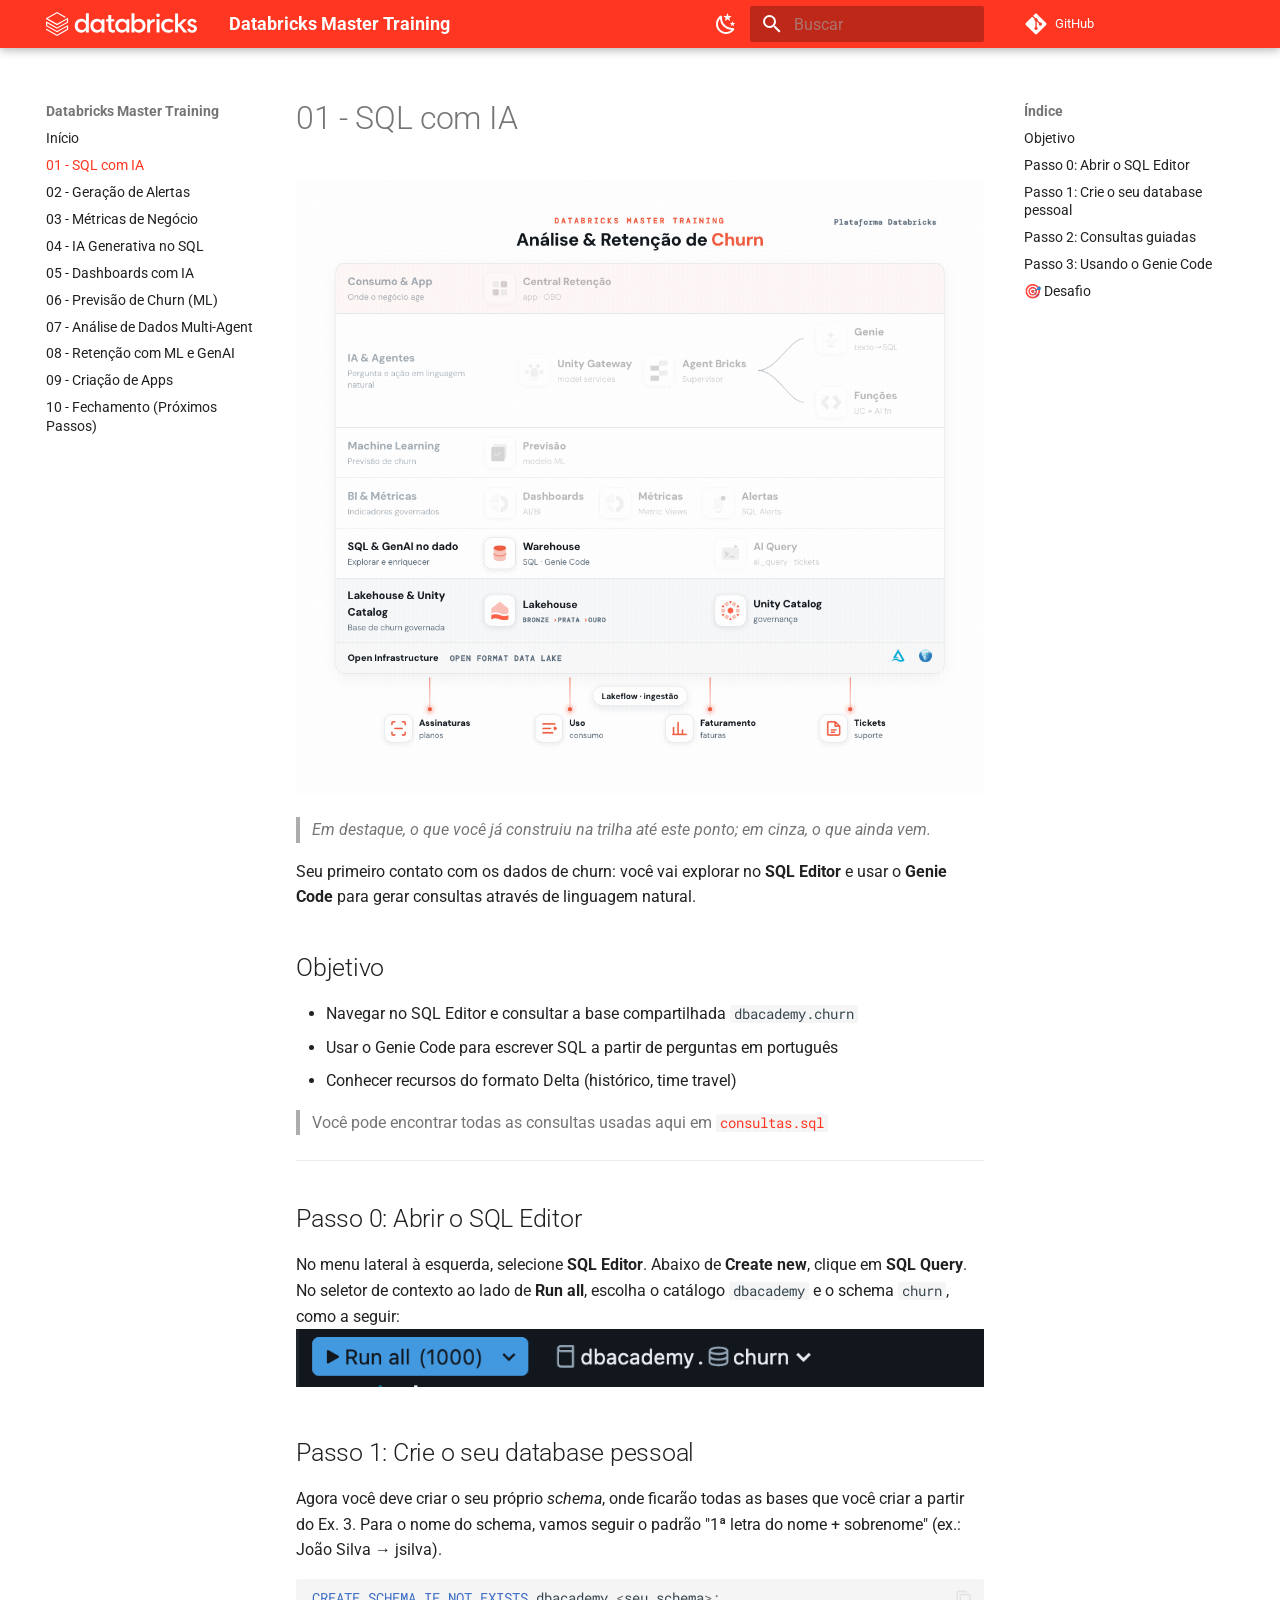
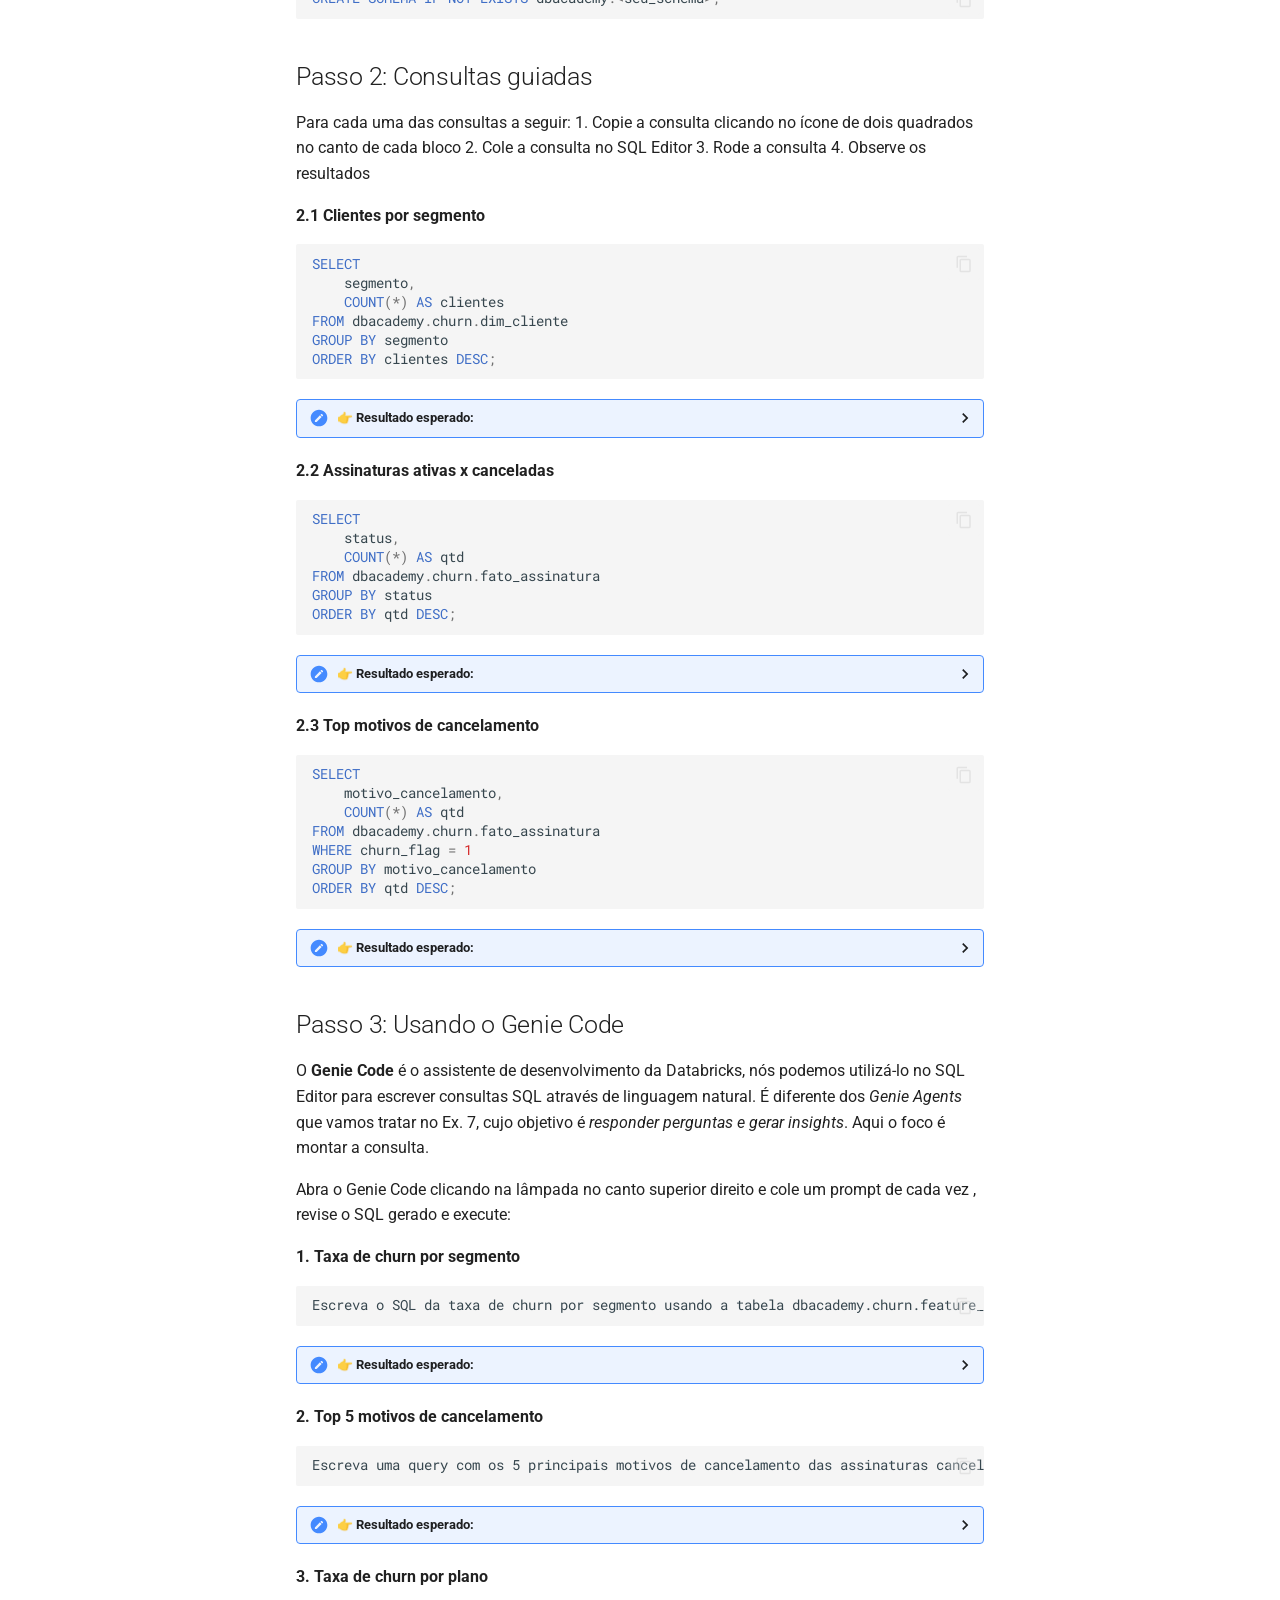
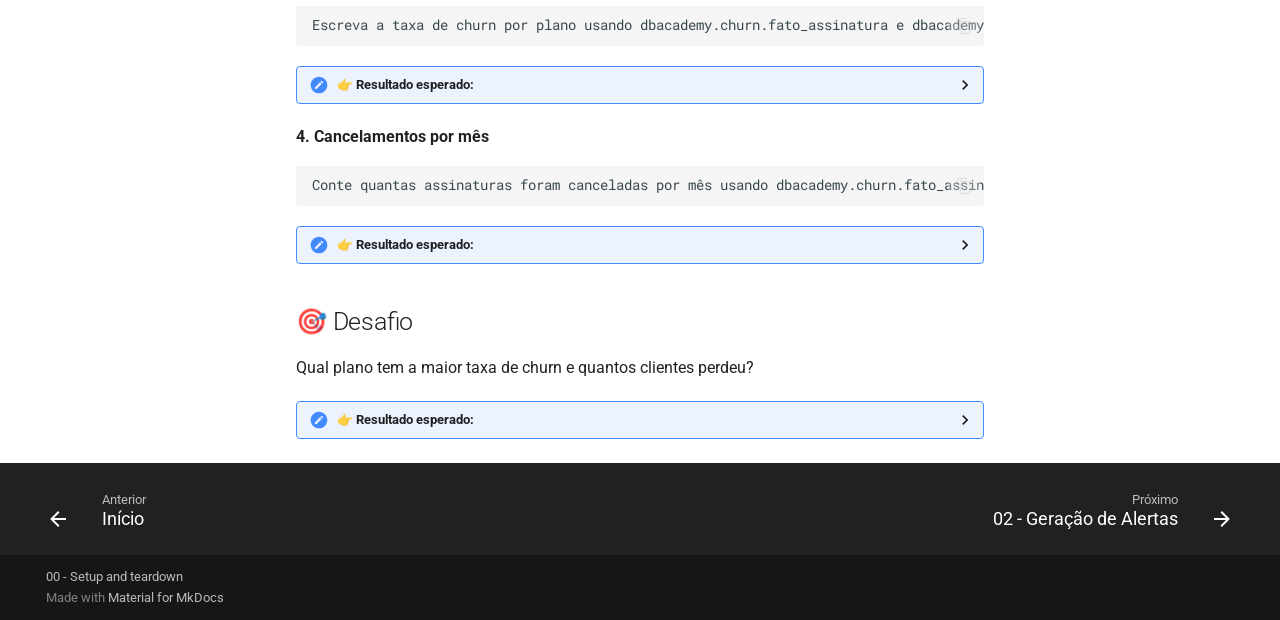
<file: 01 - SQL com IA/index.html>
<!doctype html>
<html lang="pt" class="no-js">
  <head>
    
      <meta charset="utf-8">
      <meta name="viewport" content="width=device-width,initial-scale=1">
      
        <meta name="description" content="Trilha hands-on de Análise de Clientes & Churn na plataforma Databricks">
      
      
      
        <link rel="canonical" href="https://cadubettanim.github.io/Databricks-Master-Training/01%20-%20SQL%20com%20IA/">
      
      
        <link rel="prev" href="..">
      
      
        <link rel="next" href="../02%20-%20Gera%C3%A7%C3%A3o%20de%20Alertas/">
      
      
        
      
      
      <link rel="icon" href="../assets/databricks-symbol.svg">
      <meta name="generator" content="mkdocs-1.6.1, mkdocs-material-9.7.7">
    
    
      
        <title>01 - SQL com IA - Databricks Master Training</title>
      
    
    
      <link rel="stylesheet" href="../assets/stylesheets/main.ec1eaa64.min.css">
      
        
        <link rel="stylesheet" href="../assets/stylesheets/palette.ab4e12ef.min.css">
      
      


    
    
      
    
    
      
        
        
        <link rel="preconnect" href="https://fonts.gstatic.com" crossorigin>
        <link rel="stylesheet" href="https://fonts.googleapis.com/css?family=Roboto:300,300i,400,400i,700,700i%7CRoboto+Mono:400,400i,700,700i&display=fallback">
        <style>:root{--md-text-font:"Roboto";--md-code-font:"Roboto Mono"}</style>
      
    
    
      <link rel="stylesheet" href="../assets/extra.css">
    
    <script>__md_scope=new URL("..",location),__md_hash=e=>[...e].reduce(((e,_)=>(e<<5)-e+_.charCodeAt(0)),0),__md_get=(e,_=localStorage,t=__md_scope)=>JSON.parse(_.getItem(t.pathname+"."+e)),__md_set=(e,_,t=localStorage,a=__md_scope)=>{try{t.setItem(a.pathname+"."+e,JSON.stringify(_))}catch(e){}}</script>
    
      

    
    
  </head>
  
  
    
    
      
    
    
    
    
    <body dir="ltr" data-md-color-scheme="default" data-md-color-primary="indigo" data-md-color-accent="indigo">
  
    
    <input class="md-toggle" data-md-toggle="drawer" type="checkbox" id="__drawer" autocomplete="off">
    <input class="md-toggle" data-md-toggle="search" type="checkbox" id="__search" autocomplete="off">
    <label class="md-overlay" for="__drawer"></label>
    <div data-md-component="skip">
      
        
        <a href="#01-sql-com-ia" class="md-skip">
          Pular para conteúdo
        </a>
      
    </div>
    <div data-md-component="announce">
      
    </div>
    
    
      

  

<header class="md-header md-header--shadow" data-md-component="header">
  <nav class="md-header__inner md-grid" aria-label="Cabeçalho">
    <a href=".." title="Databricks Master Training" class="md-header__button md-logo" aria-label="Databricks Master Training" data-md-component="logo">
      
  <img src="../assets/databricks-lockup-white.svg" alt="logo">

    </a>
    <label class="md-header__button md-icon" for="__drawer">
      
      <svg xmlns="http://www.w3.org/2000/svg" viewBox="0 0 24 24"><path d="M3 6h18v2H3zm0 5h18v2H3zm0 5h18v2H3z"/></svg>
    </label>
    <div class="md-header__title" data-md-component="header-title">
      <div class="md-header__ellipsis">
        <div class="md-header__topic">
          <span class="md-ellipsis">
            Databricks Master Training
          </span>
        </div>
        <div class="md-header__topic" data-md-component="header-topic">
          <span class="md-ellipsis">
            
              01 - SQL com IA
            
          </span>
        </div>
      </div>
    </div>
    
      
        <form class="md-header__option" data-md-component="palette">
  
    
    
    
    <input class="md-option" data-md-color-media="(prefers-color-scheme: light)" data-md-color-scheme="default" data-md-color-primary="indigo" data-md-color-accent="indigo"  aria-label="Modo escuro"  type="radio" name="__palette" id="__palette_0">
    
      <label class="md-header__button md-icon" title="Modo escuro" for="__palette_1" hidden>
        <svg xmlns="http://www.w3.org/2000/svg" viewBox="0 0 24 24"><path d="m17.75 4.09-2.53 1.94.91 3.06-2.63-1.81-2.63 1.81.91-3.06-2.53-1.94L12.44 4l1.06-3 1.06 3zm3.5 6.91-1.64 1.25.59 1.98-1.7-1.17-1.7 1.17.59-1.98L15.75 11l2.06-.05L18.5 9l.69 1.95zm-2.28 4.95c.83-.08 1.72 1.1 1.19 1.85-.32.45-.66.87-1.08 1.27C15.17 23 8.84 23 4.94 19.07c-3.91-3.9-3.91-10.24 0-14.14.4-.4.82-.76 1.27-1.08.75-.53 1.93.36 1.85 1.19-.27 2.86.69 5.83 2.89 8.02a9.96 9.96 0 0 0 8.02 2.89m-1.64 2.02a12.08 12.08 0 0 1-7.8-3.47c-2.17-2.19-3.33-5-3.49-7.82-2.81 3.14-2.7 7.96.31 10.98 3.02 3.01 7.84 3.12 10.98.31"/></svg>
      </label>
    
  
    
    
    
    <input class="md-option" data-md-color-media="(prefers-color-scheme: dark)" data-md-color-scheme="slate" data-md-color-primary="indigo" data-md-color-accent="indigo"  aria-label="Modo claro"  type="radio" name="__palette" id="__palette_1">
    
      <label class="md-header__button md-icon" title="Modo claro" for="__palette_0" hidden>
        <svg xmlns="http://www.w3.org/2000/svg" viewBox="0 0 24 24"><path d="M12 7a5 5 0 0 1 5 5 5 5 0 0 1-5 5 5 5 0 0 1-5-5 5 5 0 0 1 5-5m0 2a3 3 0 0 0-3 3 3 3 0 0 0 3 3 3 3 0 0 0 3-3 3 3 0 0 0-3-3m0-7 2.39 3.42C13.65 5.15 12.84 5 12 5s-1.65.15-2.39.42zM3.34 7l4.16-.35A7.2 7.2 0 0 0 5.94 8.5c-.44.74-.69 1.5-.83 2.29zm.02 10 1.76-3.77a7.131 7.131 0 0 0 2.38 4.14zM20.65 7l-1.77 3.79a7.02 7.02 0 0 0-2.38-4.15zm-.01 10-4.14.36c.59-.51 1.12-1.14 1.54-1.86.42-.73.69-1.5.83-2.29zM12 22l-2.41-3.44c.74.27 1.55.44 2.41.44.82 0 1.63-.17 2.37-.44z"/></svg>
      </label>
    
  
</form>
      
    
    
      <script>var palette=__md_get("__palette");if(palette&&palette.color){if("(prefers-color-scheme)"===palette.color.media){var media=matchMedia("(prefers-color-scheme: light)"),input=document.querySelector(media.matches?"[data-md-color-media='(prefers-color-scheme: light)']":"[data-md-color-media='(prefers-color-scheme: dark)']");palette.color.media=input.getAttribute("data-md-color-media"),palette.color.scheme=input.getAttribute("data-md-color-scheme"),palette.color.primary=input.getAttribute("data-md-color-primary"),palette.color.accent=input.getAttribute("data-md-color-accent")}for(var[key,value]of Object.entries(palette.color))document.body.setAttribute("data-md-color-"+key,value)}</script>
    
    
    
      
      
        <label class="md-header__button md-icon" for="__search">
          
          <svg xmlns="http://www.w3.org/2000/svg" viewBox="0 0 24 24"><path d="M9.5 3A6.5 6.5 0 0 1 16 9.5c0 1.61-.59 3.09-1.56 4.23l.27.27h.79l5 5-1.5 1.5-5-5v-.79l-.27-.27A6.52 6.52 0 0 1 9.5 16 6.5 6.5 0 0 1 3 9.5 6.5 6.5 0 0 1 9.5 3m0 2C7 5 5 7 5 9.5S7 14 9.5 14 14 12 14 9.5 12 5 9.5 5"/></svg>
        </label>
        <div class="md-search" data-md-component="search" role="dialog">
  <label class="md-search__overlay" for="__search"></label>
  <div class="md-search__inner" role="search">
    <form class="md-search__form" name="search">
      <input type="text" class="md-search__input" name="query" aria-label="Buscar" placeholder="Buscar" autocapitalize="off" autocorrect="off" autocomplete="off" spellcheck="false" data-md-component="search-query" required>
      <label class="md-search__icon md-icon" for="__search">
        
        <svg xmlns="http://www.w3.org/2000/svg" viewBox="0 0 24 24"><path d="M9.5 3A6.5 6.5 0 0 1 16 9.5c0 1.61-.59 3.09-1.56 4.23l.27.27h.79l5 5-1.5 1.5-5-5v-.79l-.27-.27A6.52 6.52 0 0 1 9.5 16 6.5 6.5 0 0 1 3 9.5 6.5 6.5 0 0 1 9.5 3m0 2C7 5 5 7 5 9.5S7 14 9.5 14 14 12 14 9.5 12 5 9.5 5"/></svg>
        
        <svg xmlns="http://www.w3.org/2000/svg" viewBox="0 0 24 24"><path d="M20 11v2H8l5.5 5.5-1.42 1.42L4.16 12l7.92-7.92L13.5 5.5 8 11z"/></svg>
      </label>
      <nav class="md-search__options" aria-label="Pesquisar">
        
        <button type="reset" class="md-search__icon md-icon" title="Limpar" aria-label="Limpar" tabindex="-1">
          
          <svg xmlns="http://www.w3.org/2000/svg" viewBox="0 0 24 24"><path d="M19 6.41 17.59 5 12 10.59 6.41 5 5 6.41 10.59 12 5 17.59 6.41 19 12 13.41 17.59 19 19 17.59 13.41 12z"/></svg>
        </button>
      </nav>
      
        <div class="md-search__suggest" data-md-component="search-suggest"></div>
      
    </form>
    <div class="md-search__output">
      <div class="md-search__scrollwrap" tabindex="0" data-md-scrollfix>
        <div class="md-search-result" data-md-component="search-result">
          <div class="md-search-result__meta">
            Inicializando busca
          </div>
          <ol class="md-search-result__list" role="presentation"></ol>
        </div>
      </div>
    </div>
  </div>
</div>
      
    
    
      <div class="md-header__source">
        <a href="https://github.com/CaduBettanim/Databricks-Master-Training" title="Ir para repositório" class="md-source" data-md-component="source">
  <div class="md-source__icon md-icon">
    
    <svg xmlns="http://www.w3.org/2000/svg" viewBox="0 0 448 512"><!--! Font Awesome Free 7.1.0 by @fontawesome - https://fontawesome.com License - https://fontawesome.com/license/free (Icons: CC BY 4.0, Fonts: SIL OFL 1.1, Code: MIT License) Copyright 2025 Fonticons, Inc.--><path d="M439.6 236.1 244 40.5c-5.4-5.5-12.8-8.5-20.4-8.5s-15 3-20.4 8.4L162.5 81l51.5 51.5c27.1-9.1 52.7 16.8 43.4 43.7l49.7 49.7c34.2-11.8 61.2 31 35.5 56.7-26.5 26.5-70.2-2.9-56-37.3L240.3 199v121.9c25.3 12.5 22.3 41.8 9.1 55-6.4 6.4-15.2 10.1-24.3 10.1s-17.8-3.6-24.3-10.1c-17.6-17.6-11.1-46.9 11.2-56v-123c-20.8-8.5-24.6-30.7-18.6-45L142.6 101 8.5 235.1C3 240.6 0 247.9 0 255.5s3 15 8.5 20.4l195.6 195.7c5.4 5.4 12.7 8.4 20.4 8.4s15-3 20.4-8.4l194.7-194.7c5.4-5.4 8.4-12.8 8.4-20.4s-3-15-8.4-20.4"/></svg>
  </div>
  <div class="md-source__repository">
    GitHub
  </div>
</a>
      </div>
    
  </nav>
  
</header>
    
    <div class="md-container" data-md-component="container">
      
      
        
          
        
      
      <main class="md-main" data-md-component="main">
        <div class="md-main__inner md-grid">
          
            
              
              <div class="md-sidebar md-sidebar--primary" data-md-component="sidebar" data-md-type="navigation" >
                <div class="md-sidebar__scrollwrap">
                  <div class="md-sidebar__inner">
                    



<nav class="md-nav md-nav--primary" aria-label="Navegação" data-md-level="0">
  <label class="md-nav__title" for="__drawer">
    <a href=".." title="Databricks Master Training" class="md-nav__button md-logo" aria-label="Databricks Master Training" data-md-component="logo">
      
  <img src="../assets/databricks-lockup-white.svg" alt="logo">

    </a>
    Databricks Master Training
  </label>
  
    <div class="md-nav__source">
      <a href="https://github.com/CaduBettanim/Databricks-Master-Training" title="Ir para repositório" class="md-source" data-md-component="source">
  <div class="md-source__icon md-icon">
    
    <svg xmlns="http://www.w3.org/2000/svg" viewBox="0 0 448 512"><!--! Font Awesome Free 7.1.0 by @fontawesome - https://fontawesome.com License - https://fontawesome.com/license/free (Icons: CC BY 4.0, Fonts: SIL OFL 1.1, Code: MIT License) Copyright 2025 Fonticons, Inc.--><path d="M439.6 236.1 244 40.5c-5.4-5.5-12.8-8.5-20.4-8.5s-15 3-20.4 8.4L162.5 81l51.5 51.5c27.1-9.1 52.7 16.8 43.4 43.7l49.7 49.7c34.2-11.8 61.2 31 35.5 56.7-26.5 26.5-70.2-2.9-56-37.3L240.3 199v121.9c25.3 12.5 22.3 41.8 9.1 55-6.4 6.4-15.2 10.1-24.3 10.1s-17.8-3.6-24.3-10.1c-17.6-17.6-11.1-46.9 11.2-56v-123c-20.8-8.5-24.6-30.7-18.6-45L142.6 101 8.5 235.1C3 240.6 0 247.9 0 255.5s3 15 8.5 20.4l195.6 195.7c5.4 5.4 12.7 8.4 20.4 8.4s15-3 20.4-8.4l194.7-194.7c5.4-5.4 8.4-12.8 8.4-20.4s-3-15-8.4-20.4"/></svg>
  </div>
  <div class="md-source__repository">
    GitHub
  </div>
</a>
    </div>
  
  <ul class="md-nav__list" data-md-scrollfix>
    
      
      
  
  
  
  
    <li class="md-nav__item">
      <a href=".." class="md-nav__link">
        
  
  
  <span class="md-ellipsis">
    
  
    Início
  

    
  </span>
  
  

      </a>
    </li>
  

    
      
      
  
  
    
  
  
  
    <li class="md-nav__item md-nav__item--active">
      
      <input class="md-nav__toggle md-toggle" type="checkbox" id="__toc">
      
      
        
      
      
        <label class="md-nav__link md-nav__link--active" for="__toc">
          
  
  
  <span class="md-ellipsis">
    
  
    01 - SQL com IA
  

    
  </span>
  
  

          <span class="md-nav__icon md-icon"></span>
        </label>
      
      <a href="./" class="md-nav__link md-nav__link--active">
        
  
  
  <span class="md-ellipsis">
    
  
    01 - SQL com IA
  

    
  </span>
  
  

      </a>
      
        

<nav class="md-nav md-nav--secondary" aria-label="Índice">
  
  
  
    
  
  
    <label class="md-nav__title" for="__toc">
      <span class="md-nav__icon md-icon"></span>
      Índice
    </label>
    <ul class="md-nav__list" data-md-component="toc" data-md-scrollfix>
      
        <li class="md-nav__item">
  <a href="#objetivo" class="md-nav__link">
    <span class="md-ellipsis">
      
        Objetivo
      
    </span>
  </a>
  
</li>
      
        <li class="md-nav__item">
  <a href="#passo-0-abrir-o-sql-editor" class="md-nav__link">
    <span class="md-ellipsis">
      
        Passo 0: Abrir o SQL Editor
      
    </span>
  </a>
  
</li>
      
        <li class="md-nav__item">
  <a href="#passo-1-crie-o-seu-database-pessoal" class="md-nav__link">
    <span class="md-ellipsis">
      
        Passo 1: Crie o seu database pessoal
      
    </span>
  </a>
  
</li>
      
        <li class="md-nav__item">
  <a href="#passo-2-consultas-guiadas" class="md-nav__link">
    <span class="md-ellipsis">
      
        Passo 2: Consultas guiadas
      
    </span>
  </a>
  
</li>
      
        <li class="md-nav__item">
  <a href="#passo-3-usando-o-genie-code" class="md-nav__link">
    <span class="md-ellipsis">
      
        Passo 3: Usando o Genie Code
      
    </span>
  </a>
  
</li>
      
        <li class="md-nav__item">
  <a href="#desafio" class="md-nav__link">
    <span class="md-ellipsis">
      
        🎯 Desafio
      
    </span>
  </a>
  
</li>
      
    </ul>
  
</nav>
      
    </li>
  

    
      
      
  
  
  
  
    <li class="md-nav__item">
      <a href="../02%20-%20Gera%C3%A7%C3%A3o%20de%20Alertas/" class="md-nav__link">
        
  
  
  <span class="md-ellipsis">
    
  
    02 - Geração de Alertas
  

    
  </span>
  
  

      </a>
    </li>
  

    
      
      
  
  
  
  
    <li class="md-nav__item">
      <a href="../03%20-%20M%C3%A9tricas%20de%20Neg%C3%B3cio/" class="md-nav__link">
        
  
  
  <span class="md-ellipsis">
    
  
    03 - Métricas de Negócio
  

    
  </span>
  
  

      </a>
    </li>
  

    
      
      
  
  
  
  
    <li class="md-nav__item">
      <a href="../04%20-%20IA%20Generativa%20no%20SQL/" class="md-nav__link">
        
  
  
  <span class="md-ellipsis">
    
  
    04 - IA Generativa no SQL
  

    
  </span>
  
  

      </a>
    </li>
  

    
      
      
  
  
  
  
    <li class="md-nav__item">
      <a href="../05%20-%20Dashboards%20com%20IA/" class="md-nav__link">
        
  
  
  <span class="md-ellipsis">
    
  
    05 - Dashboards com IA
  

    
  </span>
  
  

      </a>
    </li>
  

    
      
      
  
  
  
  
    <li class="md-nav__item">
      <a href="../06 - Previsão de Churn (ML)/README.md" class="md-nav__link">
        
  
  
  <span class="md-ellipsis">
    
  
    06 - Previsão de Churn (ML)
  

    
  </span>
  
  

      </a>
    </li>
  

    
      
      
  
  
  
  
    <li class="md-nav__item">
      <a href="../07%20-%20An%C3%A1lise%20de%20Dados%20Multi-Agent/" class="md-nav__link">
        
  
  
  <span class="md-ellipsis">
    
  
    07 - Análise de Dados Multi-Agent
  

    
  </span>
  
  

      </a>
    </li>
  

    
      
      
  
  
  
  
    <li class="md-nav__item">
      <a href="../08 - Retenção com ML e GenAI/README.md" class="md-nav__link">
        
  
  
  <span class="md-ellipsis">
    
  
    08 - Retenção com ML e GenAI
  

    
  </span>
  
  

      </a>
    </li>
  

    
      
      
  
  
  
  
    <li class="md-nav__item">
      <a href="../09 - Criação de Apps/README.md" class="md-nav__link">
        
  
  
  <span class="md-ellipsis">
    
  
    09 - Criação de Apps
  

    
  </span>
  
  

      </a>
    </li>
  

    
      
      
  
  
  
  
    <li class="md-nav__item">
      <a href="../10 - Fechamento (Próximos Passos)/README.md" class="md-nav__link">
        
  
  
  <span class="md-ellipsis">
    
  
    10 - Fechamento (Próximos Passos)
  

    
  </span>
  
  

      </a>
    </li>
  

    
  </ul>
</nav>
                  </div>
                </div>
              </div>
            
            
              
              <div class="md-sidebar md-sidebar--secondary" data-md-component="sidebar" data-md-type="toc" >
                <div class="md-sidebar__scrollwrap">
                  <div class="md-sidebar__inner">
                    

<nav class="md-nav md-nav--secondary" aria-label="Índice">
  
  
  
    
  
  
    <label class="md-nav__title" for="__toc">
      <span class="md-nav__icon md-icon"></span>
      Índice
    </label>
    <ul class="md-nav__list" data-md-component="toc" data-md-scrollfix>
      
        <li class="md-nav__item">
  <a href="#objetivo" class="md-nav__link">
    <span class="md-ellipsis">
      
        Objetivo
      
    </span>
  </a>
  
</li>
      
        <li class="md-nav__item">
  <a href="#passo-0-abrir-o-sql-editor" class="md-nav__link">
    <span class="md-ellipsis">
      
        Passo 0: Abrir o SQL Editor
      
    </span>
  </a>
  
</li>
      
        <li class="md-nav__item">
  <a href="#passo-1-crie-o-seu-database-pessoal" class="md-nav__link">
    <span class="md-ellipsis">
      
        Passo 1: Crie o seu database pessoal
      
    </span>
  </a>
  
</li>
      
        <li class="md-nav__item">
  <a href="#passo-2-consultas-guiadas" class="md-nav__link">
    <span class="md-ellipsis">
      
        Passo 2: Consultas guiadas
      
    </span>
  </a>
  
</li>
      
        <li class="md-nav__item">
  <a href="#passo-3-usando-o-genie-code" class="md-nav__link">
    <span class="md-ellipsis">
      
        Passo 3: Usando o Genie Code
      
    </span>
  </a>
  
</li>
      
        <li class="md-nav__item">
  <a href="#desafio" class="md-nav__link">
    <span class="md-ellipsis">
      
        🎯 Desafio
      
    </span>
  </a>
  
</li>
      
    </ul>
  
</nav>
                  </div>
                </div>
              </div>
            
          
          
            <div class="md-content" data-md-component="content">
              
              <article class="md-content__inner md-typeset">
                
                  


  
  


<h1 id="01-sql-com-ia">01 - SQL com IA</h1>
<p><img alt="Trilha do Master Training com destaque no que foi construído até o Exercício 01" src="../assets/01%20-%20arquitetura.gif?v=20260928" /></p>
<blockquote>
<p><em>Em destaque, o que você já construiu na trilha até este ponto; em cinza, o que ainda vem.</em></p>
</blockquote>
<p>Seu primeiro contato com os dados de churn: você vai explorar no <strong>SQL Editor</strong> e usar o <strong>Genie Code</strong> para gerar consultas através de linguagem natural.</p>
<h2 id="objetivo">Objetivo</h2>
<ul>
<li>Navegar no SQL Editor e consultar a base compartilhada <code>dbacademy.churn</code></li>
<li>Usar o Genie Code para escrever SQL a partir de perguntas em português</li>
<li>Conhecer recursos do formato Delta (histórico, time travel)</li>
</ul>
<blockquote>
<p>Você pode encontrar todas as consultas usadas aqui em <a href="consultas.sql"><code>consultas.sql</code></a></p>
</blockquote>
<hr />
<h2 id="passo-0-abrir-o-sql-editor">Passo 0: Abrir o SQL Editor</h2>
<p>No menu lateral à esquerda, selecione <strong>SQL Editor</strong>. Abaixo de <strong>Create new</strong>, clique em <strong>SQL Query</strong>.
No seletor de contexto ao lado de <strong>Run all</strong>, escolha o catálogo <code>dbacademy</code> e o schema <code>churn</code>, como a seguir:
<img alt="Imagem do catálogo+schema no SQL Editor" src="../assets/01%20-%20cat%C3%A1logo%2Bschema%20no%20SQL%20Editor.png" /></p>
<h2 id="passo-1-crie-o-seu-database-pessoal">Passo 1: Crie o seu database pessoal</h2>
<p>Agora você deve criar o seu próprio <em>schema</em>, onde ficarão todas as bases que você criar a partir do Ex. 3.
Para o nome do schema, vamos seguir o padrão "1ª letra do nome + sobrenome" (ex.: João Silva → jsilva).
<div class="highlight"><pre><span></span><code><a id="__codelineno-0-1" name="__codelineno-0-1" href="#__codelineno-0-1"></a><span class="k">CREATE</span><span class="w"> </span><span class="k">SCHEMA</span><span class="w"> </span><span class="k">IF</span><span class="w"> </span><span class="k">NOT</span><span class="w"> </span><span class="k">EXISTS</span><span class="w"> </span><span class="n">dbacademy</span><span class="p">.</span><span class="o">&lt;</span><span class="n">seu_schema</span><span class="o">&gt;</span><span class="p">;</span>
</code></pre></div></p>
<h2 id="passo-2-consultas-guiadas">Passo 2: Consultas guiadas</h2>
<p>Para cada uma das consultas a seguir:
1. Copie a consulta clicando no ícone de dois quadrados no canto de cada bloco
2. Cole a consulta no SQL Editor
3. Rode a consulta
4. Observe os resultados</p>
<p><strong>2.1 Clientes por segmento</strong>
<div class="highlight"><pre><span></span><code><a id="__codelineno-1-1" name="__codelineno-1-1" href="#__codelineno-1-1"></a><span class="k">SELECT</span>
<a id="__codelineno-1-2" name="__codelineno-1-2" href="#__codelineno-1-2"></a><span class="w">    </span><span class="n">segmento</span><span class="p">,</span>
<a id="__codelineno-1-3" name="__codelineno-1-3" href="#__codelineno-1-3"></a><span class="w">    </span><span class="k">COUNT</span><span class="p">(</span><span class="o">*</span><span class="p">)</span><span class="w"> </span><span class="k">AS</span><span class="w"> </span><span class="n">clientes</span>
<a id="__codelineno-1-4" name="__codelineno-1-4" href="#__codelineno-1-4"></a><span class="k">FROM</span><span class="w"> </span><span class="n">dbacademy</span><span class="p">.</span><span class="n">churn</span><span class="p">.</span><span class="n">dim_cliente</span>
<a id="__codelineno-1-5" name="__codelineno-1-5" href="#__codelineno-1-5"></a><span class="k">GROUP</span><span class="w"> </span><span class="k">BY</span><span class="w"> </span><span class="n">segmento</span>
<a id="__codelineno-1-6" name="__codelineno-1-6" href="#__codelineno-1-6"></a><span class="k">ORDER</span><span class="w"> </span><span class="k">BY</span><span class="w"> </span><span class="n">clientes</span><span class="w"> </span><span class="k">DESC</span><span class="p">;</span>
</code></pre></div></p>
<details>
<summary>👉 Resultado esperado:</summary>
<table>
<thead>
<tr>
<th>Segmento</th>
<th style="text-align: center;">Clientes</th>
</tr>
</thead>
<tbody>
<tr>
<td>Consumidor</td>
<td style="text-align: center;">1.200</td>
</tr>
<tr>
<td>PME</td>
<td style="text-align: center;">595</td>
</tr>
<tr>
<td>Corporativo</td>
<td style="text-align: center;">205</td>
</tr>
</tbody>
</table>
</details>
<p><strong>2.2 Assinaturas ativas x canceladas</strong>
<div class="highlight"><pre><span></span><code><a id="__codelineno-2-1" name="__codelineno-2-1" href="#__codelineno-2-1"></a><span class="k">SELECT</span>
<a id="__codelineno-2-2" name="__codelineno-2-2" href="#__codelineno-2-2"></a><span class="w">    </span><span class="n">status</span><span class="p">,</span>
<a id="__codelineno-2-3" name="__codelineno-2-3" href="#__codelineno-2-3"></a><span class="w">    </span><span class="k">COUNT</span><span class="p">(</span><span class="o">*</span><span class="p">)</span><span class="w"> </span><span class="k">AS</span><span class="w"> </span><span class="n">qtd</span>
<a id="__codelineno-2-4" name="__codelineno-2-4" href="#__codelineno-2-4"></a><span class="k">FROM</span><span class="w"> </span><span class="n">dbacademy</span><span class="p">.</span><span class="n">churn</span><span class="p">.</span><span class="n">fato_assinatura</span>
<a id="__codelineno-2-5" name="__codelineno-2-5" href="#__codelineno-2-5"></a><span class="k">GROUP</span><span class="w"> </span><span class="k">BY</span><span class="w"> </span><span class="n">status</span>
<a id="__codelineno-2-6" name="__codelineno-2-6" href="#__codelineno-2-6"></a><span class="k">ORDER</span><span class="w"> </span><span class="k">BY</span><span class="w"> </span><span class="n">qtd</span><span class="w"> </span><span class="k">DESC</span><span class="p">;</span>
</code></pre></div></p>
<details>
<summary>👉 Resultado esperado:</summary>
<table>
<thead>
<tr>
<th>Status</th>
<th style="text-align: center;">Qtd</th>
</tr>
</thead>
<tbody>
<tr>
<td>Ativa</td>
<td style="text-align: center;">1.460</td>
</tr>
<tr>
<td>Cancelada</td>
<td style="text-align: center;">540</td>
</tr>
</tbody>
</table>
</details>
<p><strong>2.3 Top motivos de cancelamento</strong>
<div class="highlight"><pre><span></span><code><a id="__codelineno-3-1" name="__codelineno-3-1" href="#__codelineno-3-1"></a><span class="k">SELECT</span>
<a id="__codelineno-3-2" name="__codelineno-3-2" href="#__codelineno-3-2"></a><span class="w">    </span><span class="n">motivo_cancelamento</span><span class="p">,</span>
<a id="__codelineno-3-3" name="__codelineno-3-3" href="#__codelineno-3-3"></a><span class="w">    </span><span class="k">COUNT</span><span class="p">(</span><span class="o">*</span><span class="p">)</span><span class="w"> </span><span class="k">AS</span><span class="w"> </span><span class="n">qtd</span>
<a id="__codelineno-3-4" name="__codelineno-3-4" href="#__codelineno-3-4"></a><span class="k">FROM</span><span class="w"> </span><span class="n">dbacademy</span><span class="p">.</span><span class="n">churn</span><span class="p">.</span><span class="n">fato_assinatura</span>
<a id="__codelineno-3-5" name="__codelineno-3-5" href="#__codelineno-3-5"></a><span class="k">WHERE</span><span class="w"> </span><span class="n">churn_flag</span><span class="w"> </span><span class="o">=</span><span class="w"> </span><span class="mi">1</span>
<a id="__codelineno-3-6" name="__codelineno-3-6" href="#__codelineno-3-6"></a><span class="k">GROUP</span><span class="w"> </span><span class="k">BY</span><span class="w"> </span><span class="n">motivo_cancelamento</span>
<a id="__codelineno-3-7" name="__codelineno-3-7" href="#__codelineno-3-7"></a><span class="k">ORDER</span><span class="w"> </span><span class="k">BY</span><span class="w"> </span><span class="n">qtd</span><span class="w"> </span><span class="k">DESC</span><span class="p">;</span>
</code></pre></div></p>
<details>
<summary>👉 Resultado esperado:</summary>
<table>
<thead>
<tr>
<th>Motivo</th>
<th style="text-align: center;">Qtd</th>
</tr>
</thead>
<tbody>
<tr>
<td>Insatisfação</td>
<td style="text-align: center;">196</td>
</tr>
<tr>
<td>Preço</td>
<td style="text-align: center;">148</td>
</tr>
<tr>
<td>Concorrência</td>
<td style="text-align: center;">104</td>
</tr>
<tr>
<td>Atendimento</td>
<td style="text-align: center;">80</td>
</tr>
<tr>
<td>Mudança de necessidade</td>
<td style="text-align: center;">12</td>
</tr>
</tbody>
</table>
</details>
<h2 id="passo-3-usando-o-genie-code">Passo 3: Usando o Genie Code</h2>
<p>O <strong>Genie Code</strong> é o assistente de desenvolvimento da Databricks, nós podemos utilizá-lo no SQL Editor para escrever consultas SQL através de linguagem natural. É diferente dos <em>Genie Agents</em> que vamos tratar no Ex. 7, cujo objetivo é <em>responder perguntas e gerar insights</em>. Aqui o foco é montar a consulta.</p>
<p>Abra o Genie Code clicando na lâmpada no canto superior direito e cole um prompt de cada vez , revise o SQL gerado e execute:</p>
<p><strong>1. Taxa de churn por segmento</strong>
<div class="highlight"><pre><span></span><code><a id="__codelineno-4-1" name="__codelineno-4-1" href="#__codelineno-4-1"></a>Escreva o SQL da taxa de churn por segmento usando a tabela dbacademy.churn.feature_churn.
</code></pre></div></p>
<details>
<summary>👉 Resultado esperado:</summary>
<div class="highlight"><pre><span></span><code><a id="__codelineno-5-1" name="__codelineno-5-1" href="#__codelineno-5-1"></a><span class="k">SELECT</span>
<a id="__codelineno-5-2" name="__codelineno-5-2" href="#__codelineno-5-2"></a><span class="w">    </span><span class="n">segmento</span><span class="p">,</span>
<a id="__codelineno-5-3" name="__codelineno-5-3" href="#__codelineno-5-3"></a><span class="w">    </span><span class="n">ROUND</span><span class="p">(</span><span class="k">AVG</span><span class="p">(</span><span class="n">churn_flag</span><span class="p">),</span><span class="w"> </span><span class="mi">3</span><span class="p">)</span><span class="w"> </span><span class="k">AS</span><span class="w"> </span><span class="n">taxa_churn</span>
<a id="__codelineno-5-4" name="__codelineno-5-4" href="#__codelineno-5-4"></a><span class="k">FROM</span><span class="w"> </span><span class="n">dbacademy</span><span class="p">.</span><span class="n">churn</span><span class="p">.</span><span class="n">feature_churn</span>
<a id="__codelineno-5-5" name="__codelineno-5-5" href="#__codelineno-5-5"></a><span class="k">GROUP</span><span class="w"> </span><span class="k">BY</span><span class="w"> </span><span class="n">segmento</span>
<a id="__codelineno-5-6" name="__codelineno-5-6" href="#__codelineno-5-6"></a><span class="k">ORDER</span><span class="w"> </span><span class="k">BY</span><span class="w"> </span><span class="n">taxa_churn</span><span class="w"> </span><span class="k">DESC</span><span class="p">;</span>
</code></pre></div>
<table>
<thead>
<tr>
<th>Segmento</th>
<th style="text-align: center;">Taxa de churn</th>
</tr>
</thead>
<tbody>
<tr>
<td>Consumidor</td>
<td style="text-align: center;">0,303</td>
</tr>
<tr>
<td>PME</td>
<td style="text-align: center;">0,239</td>
</tr>
<tr>
<td>Corporativo</td>
<td style="text-align: center;">0,166</td>
</tr>
</tbody>
</table>
</details>
<p><strong>2. Top 5 motivos de cancelamento</strong>
<div class="highlight"><pre><span></span><code><a id="__codelineno-6-1" name="__codelineno-6-1" href="#__codelineno-6-1"></a>Escreva uma query com os 5 principais motivos de cancelamento das assinaturas canceladas (churn_flag = 1) usando a dbacademy.churn.fato_assinatura.
</code></pre></div></p>
<details>
<summary>👉 Resultado esperado:</summary>
<div class="highlight"><pre><span></span><code><a id="__codelineno-7-1" name="__codelineno-7-1" href="#__codelineno-7-1"></a><span class="k">SELECT</span>
<a id="__codelineno-7-2" name="__codelineno-7-2" href="#__codelineno-7-2"></a><span class="w">    </span><span class="n">motivo_cancelamento</span><span class="p">,</span>
<a id="__codelineno-7-3" name="__codelineno-7-3" href="#__codelineno-7-3"></a><span class="w">    </span><span class="k">COUNT</span><span class="p">(</span><span class="o">*</span><span class="p">)</span><span class="w"> </span><span class="k">AS</span><span class="w"> </span><span class="n">qtd</span>
<a id="__codelineno-7-4" name="__codelineno-7-4" href="#__codelineno-7-4"></a><span class="k">FROM</span><span class="w"> </span><span class="n">dbacademy</span><span class="p">.</span><span class="n">churn</span><span class="p">.</span><span class="n">fato_assinatura</span>
<a id="__codelineno-7-5" name="__codelineno-7-5" href="#__codelineno-7-5"></a><span class="k">WHERE</span><span class="w"> </span><span class="n">churn_flag</span><span class="w"> </span><span class="o">=</span><span class="w"> </span><span class="mi">1</span>
<a id="__codelineno-7-6" name="__codelineno-7-6" href="#__codelineno-7-6"></a><span class="k">GROUP</span><span class="w"> </span><span class="k">BY</span><span class="w"> </span><span class="n">motivo_cancelamento</span>
<a id="__codelineno-7-7" name="__codelineno-7-7" href="#__codelineno-7-7"></a><span class="k">ORDER</span><span class="w"> </span><span class="k">BY</span><span class="w"> </span><span class="n">qtd</span><span class="w"> </span><span class="k">DESC</span>
<a id="__codelineno-7-8" name="__codelineno-7-8" href="#__codelineno-7-8"></a><span class="k">LIMIT</span><span class="w"> </span><span class="mi">5</span><span class="p">;</span>
</code></pre></div>
<table>
<thead>
<tr>
<th>Motivo</th>
<th style="text-align: center;">Qtd</th>
</tr>
</thead>
<tbody>
<tr>
<td>Insatisfação</td>
<td style="text-align: center;">196</td>
</tr>
<tr>
<td>Preço</td>
<td style="text-align: center;">148</td>
</tr>
<tr>
<td>Concorrência</td>
<td style="text-align: center;">104</td>
</tr>
<tr>
<td>Atendimento</td>
<td style="text-align: center;">80</td>
</tr>
<tr>
<td>Mudança de necessidade</td>
<td style="text-align: center;">12</td>
</tr>
</tbody>
</table>
</details>
<p><strong>3. Taxa de churn por plano</strong>
<div class="highlight"><pre><span></span><code><a id="__codelineno-8-1" name="__codelineno-8-1" href="#__codelineno-8-1"></a>Escreva a taxa de churn por plano usando dbacademy.churn.fato_assinatura e dbacademy.churn.dim_plano.
</code></pre></div></p>
<details>
<summary>👉 Resultado esperado:</summary>
<div class="highlight"><pre><span></span><code><a id="__codelineno-9-1" name="__codelineno-9-1" href="#__codelineno-9-1"></a><span class="k">SELECT</span>
<a id="__codelineno-9-2" name="__codelineno-9-2" href="#__codelineno-9-2"></a><span class="w">    </span><span class="n">p</span><span class="p">.</span><span class="n">nome_plano</span><span class="p">,</span>
<a id="__codelineno-9-3" name="__codelineno-9-3" href="#__codelineno-9-3"></a><span class="w">    </span><span class="n">ROUND</span><span class="p">(</span><span class="k">AVG</span><span class="p">(</span><span class="n">a</span><span class="p">.</span><span class="n">churn_flag</span><span class="p">),</span><span class="w"> </span><span class="mi">3</span><span class="p">)</span><span class="w"> </span><span class="k">AS</span><span class="w"> </span><span class="n">taxa_churn</span>
<a id="__codelineno-9-4" name="__codelineno-9-4" href="#__codelineno-9-4"></a><span class="k">FROM</span><span class="w"> </span><span class="n">dbacademy</span><span class="p">.</span><span class="n">churn</span><span class="p">.</span><span class="n">fato_assinatura</span><span class="w"> </span><span class="n">a</span>
<a id="__codelineno-9-5" name="__codelineno-9-5" href="#__codelineno-9-5"></a><span class="k">JOIN</span><span class="w"> </span><span class="n">dbacademy</span><span class="p">.</span><span class="n">churn</span><span class="p">.</span><span class="n">dim_plano</span><span class="w"> </span><span class="n">p</span><span class="w"> </span><span class="k">ON</span><span class="w"> </span><span class="n">a</span><span class="p">.</span><span class="n">id_plano</span><span class="w"> </span><span class="o">=</span><span class="w"> </span><span class="n">p</span><span class="p">.</span><span class="n">id_plano</span>
<a id="__codelineno-9-6" name="__codelineno-9-6" href="#__codelineno-9-6"></a><span class="k">GROUP</span><span class="w"> </span><span class="k">BY</span><span class="w"> </span><span class="n">p</span><span class="p">.</span><span class="n">nome_plano</span>
<a id="__codelineno-9-7" name="__codelineno-9-7" href="#__codelineno-9-7"></a><span class="k">ORDER</span><span class="w"> </span><span class="k">BY</span><span class="w"> </span><span class="n">taxa_churn</span><span class="w"> </span><span class="k">DESC</span><span class="p">;</span>
</code></pre></div>
<table>
<thead>
<tr>
<th>Plano</th>
<th style="text-align: center;">Taxa de churn</th>
</tr>
</thead>
<tbody>
<tr>
<td>Básico</td>
<td style="text-align: center;">0,317</td>
</tr>
<tr>
<td>Padrão</td>
<td style="text-align: center;">0,274</td>
</tr>
<tr>
<td>Premium</td>
<td style="text-align: center;">0,225</td>
</tr>
<tr>
<td>Empresarial</td>
<td style="text-align: center;">0,157</td>
</tr>
</tbody>
</table>
</details>
<p><strong>4. Cancelamentos por mês</strong>
<div class="highlight"><pre><span></span><code><a id="__codelineno-10-1" name="__codelineno-10-1" href="#__codelineno-10-1"></a>Conte quantas assinaturas foram canceladas por mês usando dbacademy.churn.fato_assinatura, considerando apenas as canceladas (churn_flag = 1) pela data de cancelamento (data_fim).
</code></pre></div></p>
<details>
<summary>👉 Resultado esperado:</summary>
<div class="highlight"><pre><span></span><code><a id="__codelineno-11-1" name="__codelineno-11-1" href="#__codelineno-11-1"></a><span class="k">SELECT</span>
<a id="__codelineno-11-2" name="__codelineno-11-2" href="#__codelineno-11-2"></a><span class="w">    </span><span class="n">date_trunc</span><span class="p">(</span><span class="s1">'month'</span><span class="p">,</span><span class="w"> </span><span class="n">data_fim</span><span class="p">)</span><span class="w"> </span><span class="k">AS</span><span class="w"> </span><span class="n">mes</span><span class="p">,</span>
<a id="__codelineno-11-3" name="__codelineno-11-3" href="#__codelineno-11-3"></a><span class="w">    </span><span class="k">COUNT</span><span class="p">(</span><span class="o">*</span><span class="p">)</span><span class="w"> </span><span class="k">AS</span><span class="w"> </span><span class="n">cancelamentos</span>
<a id="__codelineno-11-4" name="__codelineno-11-4" href="#__codelineno-11-4"></a><span class="k">FROM</span><span class="w"> </span><span class="n">dbacademy</span><span class="p">.</span><span class="n">churn</span><span class="p">.</span><span class="n">fato_assinatura</span>
<a id="__codelineno-11-5" name="__codelineno-11-5" href="#__codelineno-11-5"></a><span class="k">WHERE</span><span class="w"> </span><span class="n">churn_flag</span><span class="w"> </span><span class="o">=</span><span class="w"> </span><span class="mi">1</span>
<a id="__codelineno-11-6" name="__codelineno-11-6" href="#__codelineno-11-6"></a><span class="k">GROUP</span><span class="w"> </span><span class="k">BY</span><span class="w"> </span><span class="mi">1</span>
<a id="__codelineno-11-7" name="__codelineno-11-7" href="#__codelineno-11-7"></a><span class="k">ORDER</span><span class="w"> </span><span class="k">BY</span><span class="w"> </span><span class="mi">1</span><span class="p">;</span>
</code></pre></div>
</details>
<h2 id="desafio">🎯 Desafio</h2>
<p>Qual plano tem a maior taxa de churn e quantos clientes perdeu?</p>
<details>
<summary>👉 Resultado esperado:</summary>
<table>
<thead>
<tr>
<th>Plano</th>
<th style="text-align: center;">Taxa de churn</th>
<th style="text-align: center;">Clientes perdidos</th>
</tr>
</thead>
<tbody>
<tr>
<td><strong>Básico</strong></td>
<td style="text-align: center;"><strong>0,317</strong></td>
<td style="text-align: center;"><strong>257</strong></td>
</tr>
<tr>
<td>Padrão</td>
<td style="text-align: center;">0,274</td>
<td style="text-align: center;">160</td>
</tr>
<tr>
<td>Premium</td>
<td style="text-align: center;">0,225</td>
<td style="text-align: center;">92</td>
</tr>
<tr>
<td>Empresarial</td>
<td style="text-align: center;">0,157</td>
<td style="text-align: center;">31</td>
</tr>
</tbody>
</table>
<p>➡️ O plano <strong>Básico</strong> concentra o maior churn, coerente com o negócio (menor barreira de saída, menor valor percebido).</p>
</details>












                
              </article>
            </div>
          
          
<script>var target=document.getElementById(location.hash.slice(1));target&&target.name&&(target.checked=target.name.startsWith("__tabbed_"))</script>
        </div>
        
          <button type="button" class="md-top md-icon" data-md-component="top" hidden>
  
  <svg xmlns="http://www.w3.org/2000/svg" viewBox="0 0 24 24"><path d="M13 20h-2V8l-5.5 5.5-1.42-1.42L12 4.16l7.92 7.92-1.42 1.42L13 8z"/></svg>
  Voltar para o topo
</button>
        
      </main>
      
        <footer class="md-footer">
  
    
      
      <nav class="md-footer__inner md-grid" aria-label="Rodapé" >
        
          
          <a href=".." class="md-footer__link md-footer__link--prev" aria-label="Anterior: Início">
            <div class="md-footer__button md-icon">
              
              <svg xmlns="http://www.w3.org/2000/svg" viewBox="0 0 24 24"><path d="M20 11v2H8l5.5 5.5-1.42 1.42L4.16 12l7.92-7.92L13.5 5.5 8 11z"/></svg>
            </div>
            <div class="md-footer__title">
              <span class="md-footer__direction">
                Anterior
              </span>
              <div class="md-ellipsis">
                Início
              </div>
            </div>
          </a>
        
        
          
          <a href="../02%20-%20Gera%C3%A7%C3%A3o%20de%20Alertas/" class="md-footer__link md-footer__link--next" aria-label="Próximo: 02 - Geração de Alertas">
            <div class="md-footer__title">
              <span class="md-footer__direction">
                Próximo
              </span>
              <div class="md-ellipsis">
                02 - Geração de Alertas
              </div>
            </div>
            <div class="md-footer__button md-icon">
              
              <svg xmlns="http://www.w3.org/2000/svg" viewBox="0 0 24 24"><path d="M4 11v2h12l-5.5 5.5 1.42 1.42L19.84 12l-7.92-7.92L10.5 5.5 16 11z"/></svg>
            </div>
          </a>
        
      </nav>
    
  
  <div class="md-footer-meta md-typeset">
    <div class="md-footer-meta__inner md-grid">
      <div class="md-copyright">
  
    <div class="md-copyright__highlight">
      <a href="/Databricks-Master-Training/00%20-%20Setup%20and%20teardown/">00 - Setup and teardown</a>
    </div>
  
  
    Made with
    <a href="https://squidfunk.github.io/mkdocs-material/" target="_blank" rel="noopener">
      Material for MkDocs
    </a>
  
</div>
      
    </div>
  </div>
</footer>
      
    </div>
    <div class="md-dialog" data-md-component="dialog">
      <div class="md-dialog__inner md-typeset"></div>
    </div>
    
      <div class="md-progress" data-md-component="progress" role="progressbar"></div>
    
    
    
      
      
      <script id="__config" type="application/json">{"annotate": null, "base": "..", "features": ["navigation.instant", "navigation.instant.progress", "navigation.top", "navigation.footer", "search.suggest", "content.code.copy"], "search": "../assets/javascripts/workers/search.2c215733.min.js", "tags": null, "translations": {"clipboard.copied": "Copiado para \u00e1rea de transfer\u00eancia", "clipboard.copy": "Copiar para \u00e1rea de transfer\u00eancia", "search.result.more.one": "mais 1 nesta p\u00e1gina", "search.result.more.other": "# mais nesta p\u00e1gina", "search.result.none": "Nenhum documento encontrado", "search.result.one": "1 documento encontrado", "search.result.other": "# documentos encontrados", "search.result.placeholder": "Digite para iniciar a busca", "search.result.term.missing": "Ausente", "select.version": "Selecione a vers\u00e3o"}, "version": null}</script>
    
    
      <script src="../assets/javascripts/bundle.d7400e89.min.js"></script>
      
    
  </body>
</html>
</file>
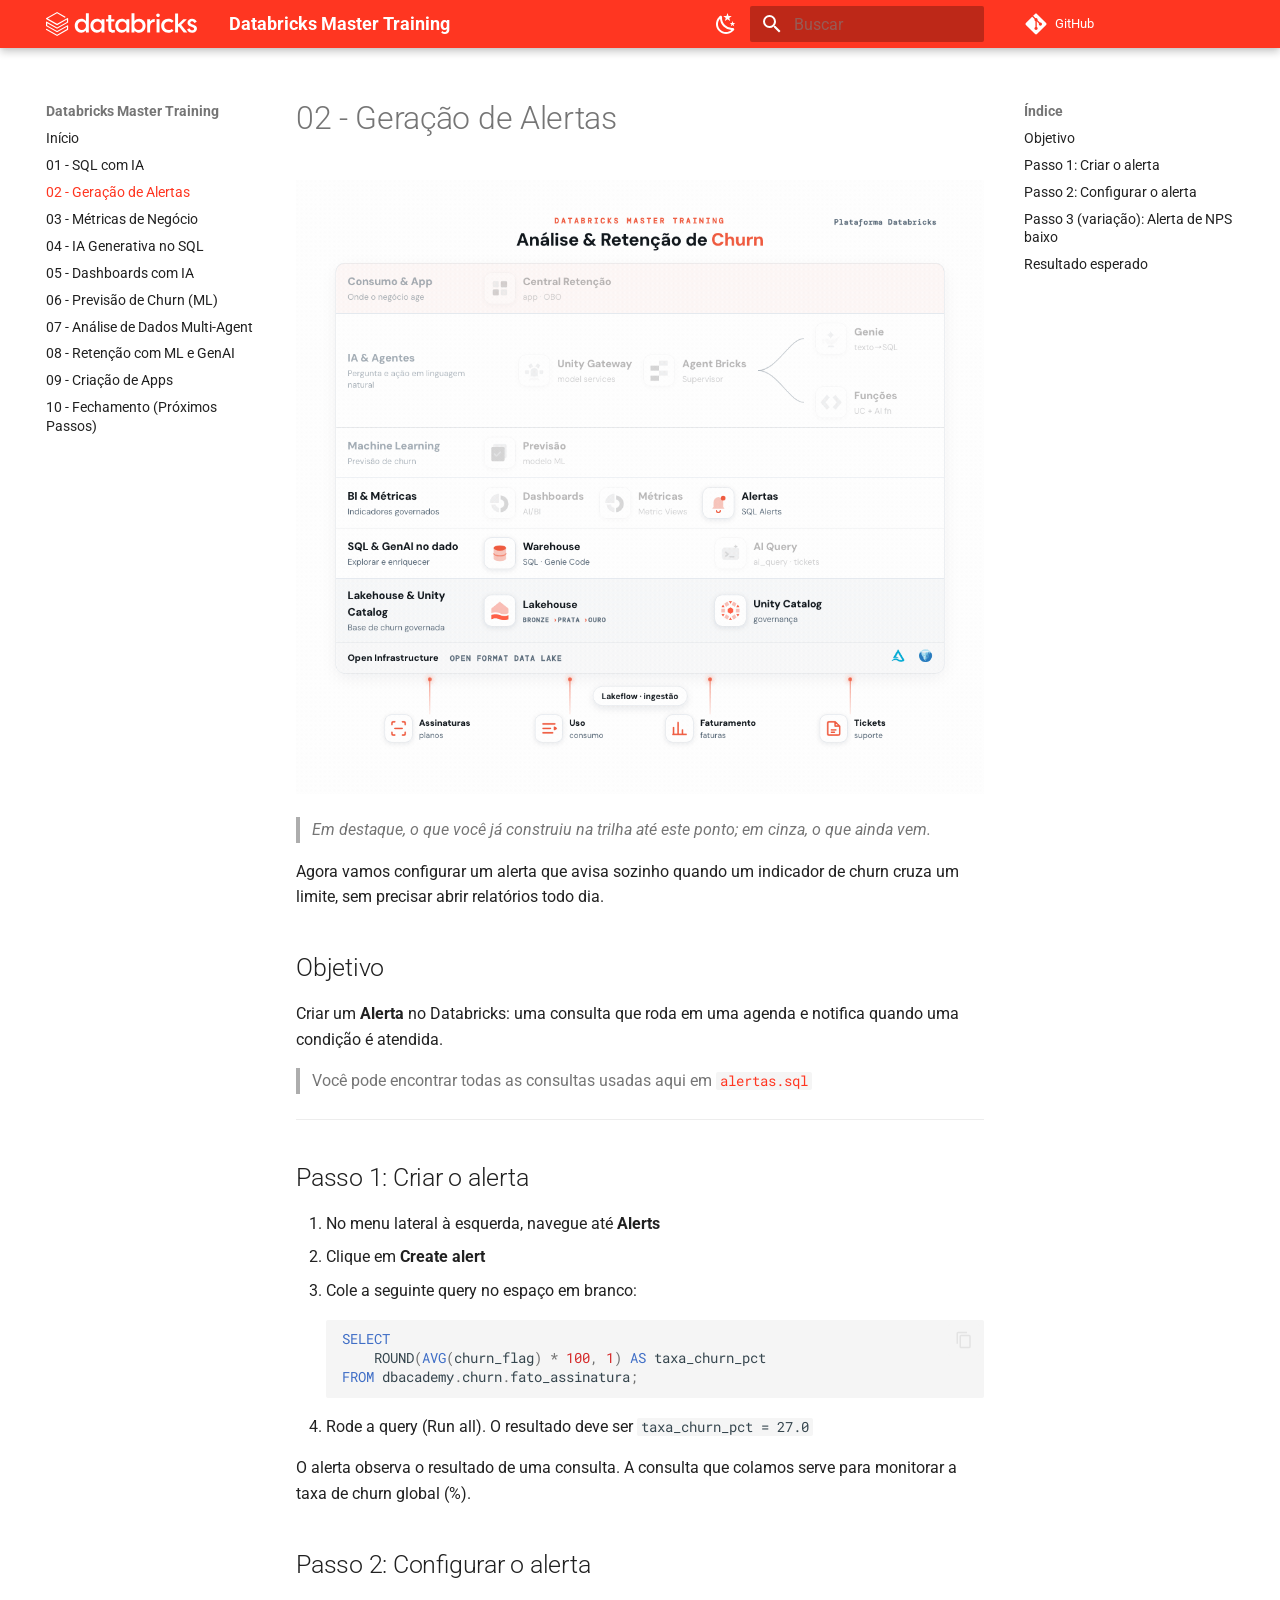
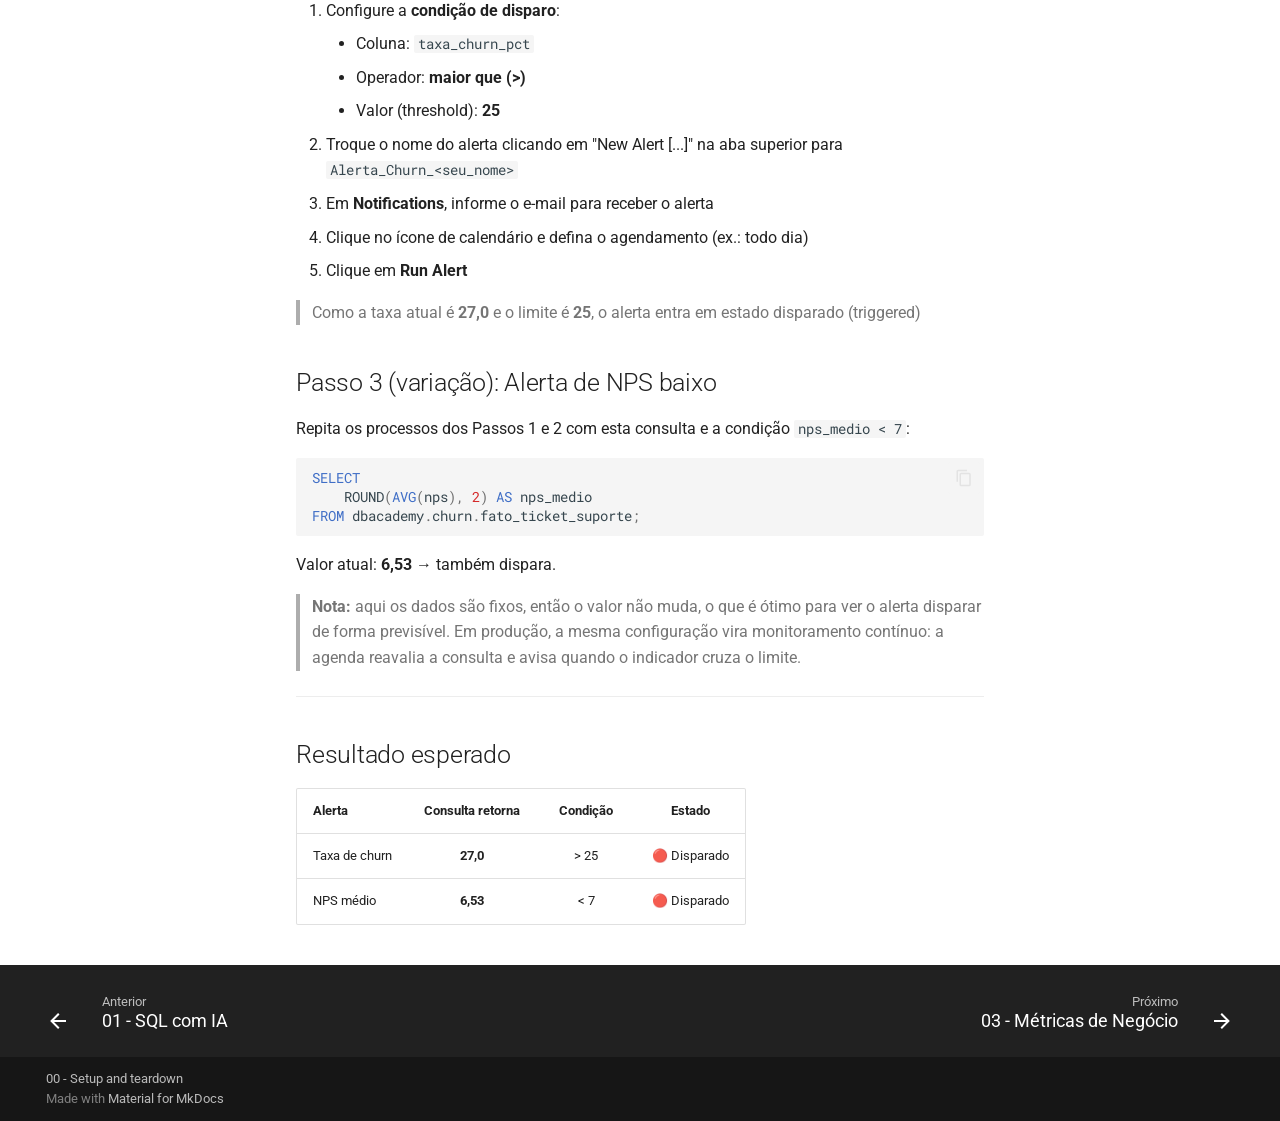
<file: 02 - Geração de Alertas/index.html>
<!doctype html>
<html lang="pt" class="no-js">
  <head>
    
      <meta charset="utf-8">
      <meta name="viewport" content="width=device-width,initial-scale=1">
      
        <meta name="description" content="Trilha hands-on de Análise de Clientes & Churn na plataforma Databricks">
      
      
      
        <link rel="canonical" href="https://cadubettanim.github.io/Databricks-Master-Training/02%20-%20Gera%C3%A7%C3%A3o%20de%20Alertas/">
      
      
        <link rel="prev" href="../01%20-%20SQL%20com%20IA/">
      
      
        <link rel="next" href="../03%20-%20M%C3%A9tricas%20de%20Neg%C3%B3cio/">
      
      
        
      
      
      <link rel="icon" href="../assets/databricks-symbol.svg">
      <meta name="generator" content="mkdocs-1.6.1, mkdocs-material-9.7.7">
    
    
      
        <title>02 - Geração de Alertas - Databricks Master Training</title>
      
    
    
      <link rel="stylesheet" href="../assets/stylesheets/main.ec1eaa64.min.css">
      
        
        <link rel="stylesheet" href="../assets/stylesheets/palette.ab4e12ef.min.css">
      
      


    
    
      
    
    
      
        
        
        <link rel="preconnect" href="https://fonts.gstatic.com" crossorigin>
        <link rel="stylesheet" href="https://fonts.googleapis.com/css?family=Roboto:300,300i,400,400i,700,700i%7CRoboto+Mono:400,400i,700,700i&display=fallback">
        <style>:root{--md-text-font:"Roboto";--md-code-font:"Roboto Mono"}</style>
      
    
    
      <link rel="stylesheet" href="../assets/extra.css">
    
    <script>__md_scope=new URL("..",location),__md_hash=e=>[...e].reduce(((e,_)=>(e<<5)-e+_.charCodeAt(0)),0),__md_get=(e,_=localStorage,t=__md_scope)=>JSON.parse(_.getItem(t.pathname+"."+e)),__md_set=(e,_,t=localStorage,a=__md_scope)=>{try{t.setItem(a.pathname+"."+e,JSON.stringify(_))}catch(e){}}</script>
    
      

    
    
  </head>
  
  
    
    
      
    
    
    
    
    <body dir="ltr" data-md-color-scheme="default" data-md-color-primary="indigo" data-md-color-accent="indigo">
  
    
    <input class="md-toggle" data-md-toggle="drawer" type="checkbox" id="__drawer" autocomplete="off">
    <input class="md-toggle" data-md-toggle="search" type="checkbox" id="__search" autocomplete="off">
    <label class="md-overlay" for="__drawer"></label>
    <div data-md-component="skip">
      
        
        <a href="#02-geracao-de-alertas" class="md-skip">
          Pular para conteúdo
        </a>
      
    </div>
    <div data-md-component="announce">
      
    </div>
    
    
      

  

<header class="md-header md-header--shadow" data-md-component="header">
  <nav class="md-header__inner md-grid" aria-label="Cabeçalho">
    <a href=".." title="Databricks Master Training" class="md-header__button md-logo" aria-label="Databricks Master Training" data-md-component="logo">
      
  <img src="../assets/databricks-lockup-white.svg" alt="logo">

    </a>
    <label class="md-header__button md-icon" for="__drawer">
      
      <svg xmlns="http://www.w3.org/2000/svg" viewBox="0 0 24 24"><path d="M3 6h18v2H3zm0 5h18v2H3zm0 5h18v2H3z"/></svg>
    </label>
    <div class="md-header__title" data-md-component="header-title">
      <div class="md-header__ellipsis">
        <div class="md-header__topic">
          <span class="md-ellipsis">
            Databricks Master Training
          </span>
        </div>
        <div class="md-header__topic" data-md-component="header-topic">
          <span class="md-ellipsis">
            
              02 - Geração de Alertas
            
          </span>
        </div>
      </div>
    </div>
    
      
        <form class="md-header__option" data-md-component="palette">
  
    
    
    
    <input class="md-option" data-md-color-media="(prefers-color-scheme: light)" data-md-color-scheme="default" data-md-color-primary="indigo" data-md-color-accent="indigo"  aria-label="Modo escuro"  type="radio" name="__palette" id="__palette_0">
    
      <label class="md-header__button md-icon" title="Modo escuro" for="__palette_1" hidden>
        <svg xmlns="http://www.w3.org/2000/svg" viewBox="0 0 24 24"><path d="m17.75 4.09-2.53 1.94.91 3.06-2.63-1.81-2.63 1.81.91-3.06-2.53-1.94L12.44 4l1.06-3 1.06 3zm3.5 6.91-1.64 1.25.59 1.98-1.7-1.17-1.7 1.17.59-1.98L15.75 11l2.06-.05L18.5 9l.69 1.95zm-2.28 4.95c.83-.08 1.72 1.1 1.19 1.85-.32.45-.66.87-1.08 1.27C15.17 23 8.84 23 4.94 19.07c-3.91-3.9-3.91-10.24 0-14.14.4-.4.82-.76 1.27-1.08.75-.53 1.93.36 1.85 1.19-.27 2.86.69 5.83 2.89 8.02a9.96 9.96 0 0 0 8.02 2.89m-1.64 2.02a12.08 12.08 0 0 1-7.8-3.47c-2.17-2.19-3.33-5-3.49-7.82-2.81 3.14-2.7 7.96.31 10.98 3.02 3.01 7.84 3.12 10.98.31"/></svg>
      </label>
    
  
    
    
    
    <input class="md-option" data-md-color-media="(prefers-color-scheme: dark)" data-md-color-scheme="slate" data-md-color-primary="indigo" data-md-color-accent="indigo"  aria-label="Modo claro"  type="radio" name="__palette" id="__palette_1">
    
      <label class="md-header__button md-icon" title="Modo claro" for="__palette_0" hidden>
        <svg xmlns="http://www.w3.org/2000/svg" viewBox="0 0 24 24"><path d="M12 7a5 5 0 0 1 5 5 5 5 0 0 1-5 5 5 5 0 0 1-5-5 5 5 0 0 1 5-5m0 2a3 3 0 0 0-3 3 3 3 0 0 0 3 3 3 3 0 0 0 3-3 3 3 0 0 0-3-3m0-7 2.39 3.42C13.65 5.15 12.84 5 12 5s-1.65.15-2.39.42zM3.34 7l4.16-.35A7.2 7.2 0 0 0 5.94 8.5c-.44.74-.69 1.5-.83 2.29zm.02 10 1.76-3.77a7.131 7.131 0 0 0 2.38 4.14zM20.65 7l-1.77 3.79a7.02 7.02 0 0 0-2.38-4.15zm-.01 10-4.14.36c.59-.51 1.12-1.14 1.54-1.86.42-.73.69-1.5.83-2.29zM12 22l-2.41-3.44c.74.27 1.55.44 2.41.44.82 0 1.63-.17 2.37-.44z"/></svg>
      </label>
    
  
</form>
      
    
    
      <script>var palette=__md_get("__palette");if(palette&&palette.color){if("(prefers-color-scheme)"===palette.color.media){var media=matchMedia("(prefers-color-scheme: light)"),input=document.querySelector(media.matches?"[data-md-color-media='(prefers-color-scheme: light)']":"[data-md-color-media='(prefers-color-scheme: dark)']");palette.color.media=input.getAttribute("data-md-color-media"),palette.color.scheme=input.getAttribute("data-md-color-scheme"),palette.color.primary=input.getAttribute("data-md-color-primary"),palette.color.accent=input.getAttribute("data-md-color-accent")}for(var[key,value]of Object.entries(palette.color))document.body.setAttribute("data-md-color-"+key,value)}</script>
    
    
    
      
      
        <label class="md-header__button md-icon" for="__search">
          
          <svg xmlns="http://www.w3.org/2000/svg" viewBox="0 0 24 24"><path d="M9.5 3A6.5 6.5 0 0 1 16 9.5c0 1.61-.59 3.09-1.56 4.23l.27.27h.79l5 5-1.5 1.5-5-5v-.79l-.27-.27A6.52 6.52 0 0 1 9.5 16 6.5 6.5 0 0 1 3 9.5 6.5 6.5 0 0 1 9.5 3m0 2C7 5 5 7 5 9.5S7 14 9.5 14 14 12 14 9.5 12 5 9.5 5"/></svg>
        </label>
        <div class="md-search" data-md-component="search" role="dialog">
  <label class="md-search__overlay" for="__search"></label>
  <div class="md-search__inner" role="search">
    <form class="md-search__form" name="search">
      <input type="text" class="md-search__input" name="query" aria-label="Buscar" placeholder="Buscar" autocapitalize="off" autocorrect="off" autocomplete="off" spellcheck="false" data-md-component="search-query" required>
      <label class="md-search__icon md-icon" for="__search">
        
        <svg xmlns="http://www.w3.org/2000/svg" viewBox="0 0 24 24"><path d="M9.5 3A6.5 6.5 0 0 1 16 9.5c0 1.61-.59 3.09-1.56 4.23l.27.27h.79l5 5-1.5 1.5-5-5v-.79l-.27-.27A6.52 6.52 0 0 1 9.5 16 6.5 6.5 0 0 1 3 9.5 6.5 6.5 0 0 1 9.5 3m0 2C7 5 5 7 5 9.5S7 14 9.5 14 14 12 14 9.5 12 5 9.5 5"/></svg>
        
        <svg xmlns="http://www.w3.org/2000/svg" viewBox="0 0 24 24"><path d="M20 11v2H8l5.5 5.5-1.42 1.42L4.16 12l7.92-7.92L13.5 5.5 8 11z"/></svg>
      </label>
      <nav class="md-search__options" aria-label="Pesquisar">
        
        <button type="reset" class="md-search__icon md-icon" title="Limpar" aria-label="Limpar" tabindex="-1">
          
          <svg xmlns="http://www.w3.org/2000/svg" viewBox="0 0 24 24"><path d="M19 6.41 17.59 5 12 10.59 6.41 5 5 6.41 10.59 12 5 17.59 6.41 19 12 13.41 17.59 19 19 17.59 13.41 12z"/></svg>
        </button>
      </nav>
      
        <div class="md-search__suggest" data-md-component="search-suggest"></div>
      
    </form>
    <div class="md-search__output">
      <div class="md-search__scrollwrap" tabindex="0" data-md-scrollfix>
        <div class="md-search-result" data-md-component="search-result">
          <div class="md-search-result__meta">
            Inicializando busca
          </div>
          <ol class="md-search-result__list" role="presentation"></ol>
        </div>
      </div>
    </div>
  </div>
</div>
      
    
    
      <div class="md-header__source">
        <a href="https://github.com/CaduBettanim/Databricks-Master-Training" title="Ir para repositório" class="md-source" data-md-component="source">
  <div class="md-source__icon md-icon">
    
    <svg xmlns="http://www.w3.org/2000/svg" viewBox="0 0 448 512"><!--! Font Awesome Free 7.1.0 by @fontawesome - https://fontawesome.com License - https://fontawesome.com/license/free (Icons: CC BY 4.0, Fonts: SIL OFL 1.1, Code: MIT License) Copyright 2025 Fonticons, Inc.--><path d="M439.6 236.1 244 40.5c-5.4-5.5-12.8-8.5-20.4-8.5s-15 3-20.4 8.4L162.5 81l51.5 51.5c27.1-9.1 52.7 16.8 43.4 43.7l49.7 49.7c34.2-11.8 61.2 31 35.5 56.7-26.5 26.5-70.2-2.9-56-37.3L240.3 199v121.9c25.3 12.5 22.3 41.8 9.1 55-6.4 6.4-15.2 10.1-24.3 10.1s-17.8-3.6-24.3-10.1c-17.6-17.6-11.1-46.9 11.2-56v-123c-20.8-8.5-24.6-30.7-18.6-45L142.6 101 8.5 235.1C3 240.6 0 247.9 0 255.5s3 15 8.5 20.4l195.6 195.7c5.4 5.4 12.7 8.4 20.4 8.4s15-3 20.4-8.4l194.7-194.7c5.4-5.4 8.4-12.8 8.4-20.4s-3-15-8.4-20.4"/></svg>
  </div>
  <div class="md-source__repository">
    GitHub
  </div>
</a>
      </div>
    
  </nav>
  
</header>
    
    <div class="md-container" data-md-component="container">
      
      
        
          
        
      
      <main class="md-main" data-md-component="main">
        <div class="md-main__inner md-grid">
          
            
              
              <div class="md-sidebar md-sidebar--primary" data-md-component="sidebar" data-md-type="navigation" >
                <div class="md-sidebar__scrollwrap">
                  <div class="md-sidebar__inner">
                    



<nav class="md-nav md-nav--primary" aria-label="Navegação" data-md-level="0">
  <label class="md-nav__title" for="__drawer">
    <a href=".." title="Databricks Master Training" class="md-nav__button md-logo" aria-label="Databricks Master Training" data-md-component="logo">
      
  <img src="../assets/databricks-lockup-white.svg" alt="logo">

    </a>
    Databricks Master Training
  </label>
  
    <div class="md-nav__source">
      <a href="https://github.com/CaduBettanim/Databricks-Master-Training" title="Ir para repositório" class="md-source" data-md-component="source">
  <div class="md-source__icon md-icon">
    
    <svg xmlns="http://www.w3.org/2000/svg" viewBox="0 0 448 512"><!--! Font Awesome Free 7.1.0 by @fontawesome - https://fontawesome.com License - https://fontawesome.com/license/free (Icons: CC BY 4.0, Fonts: SIL OFL 1.1, Code: MIT License) Copyright 2025 Fonticons, Inc.--><path d="M439.6 236.1 244 40.5c-5.4-5.5-12.8-8.5-20.4-8.5s-15 3-20.4 8.4L162.5 81l51.5 51.5c27.1-9.1 52.7 16.8 43.4 43.7l49.7 49.7c34.2-11.8 61.2 31 35.5 56.7-26.5 26.5-70.2-2.9-56-37.3L240.3 199v121.9c25.3 12.5 22.3 41.8 9.1 55-6.4 6.4-15.2 10.1-24.3 10.1s-17.8-3.6-24.3-10.1c-17.6-17.6-11.1-46.9 11.2-56v-123c-20.8-8.5-24.6-30.7-18.6-45L142.6 101 8.5 235.1C3 240.6 0 247.9 0 255.5s3 15 8.5 20.4l195.6 195.7c5.4 5.4 12.7 8.4 20.4 8.4s15-3 20.4-8.4l194.7-194.7c5.4-5.4 8.4-12.8 8.4-20.4s-3-15-8.4-20.4"/></svg>
  </div>
  <div class="md-source__repository">
    GitHub
  </div>
</a>
    </div>
  
  <ul class="md-nav__list" data-md-scrollfix>
    
      
      
  
  
  
  
    <li class="md-nav__item">
      <a href=".." class="md-nav__link">
        
  
  
  <span class="md-ellipsis">
    
  
    Início
  

    
  </span>
  
  

      </a>
    </li>
  

    
      
      
  
  
  
  
    <li class="md-nav__item">
      <a href="../01%20-%20SQL%20com%20IA/" class="md-nav__link">
        
  
  
  <span class="md-ellipsis">
    
  
    01 - SQL com IA
  

    
  </span>
  
  

      </a>
    </li>
  

    
      
      
  
  
    
  
  
  
    <li class="md-nav__item md-nav__item--active">
      
      <input class="md-nav__toggle md-toggle" type="checkbox" id="__toc">
      
      
        
      
      
        <label class="md-nav__link md-nav__link--active" for="__toc">
          
  
  
  <span class="md-ellipsis">
    
  
    02 - Geração de Alertas
  

    
  </span>
  
  

          <span class="md-nav__icon md-icon"></span>
        </label>
      
      <a href="./" class="md-nav__link md-nav__link--active">
        
  
  
  <span class="md-ellipsis">
    
  
    02 - Geração de Alertas
  

    
  </span>
  
  

      </a>
      
        

<nav class="md-nav md-nav--secondary" aria-label="Índice">
  
  
  
    
  
  
    <label class="md-nav__title" for="__toc">
      <span class="md-nav__icon md-icon"></span>
      Índice
    </label>
    <ul class="md-nav__list" data-md-component="toc" data-md-scrollfix>
      
        <li class="md-nav__item">
  <a href="#objetivo" class="md-nav__link">
    <span class="md-ellipsis">
      
        Objetivo
      
    </span>
  </a>
  
</li>
      
        <li class="md-nav__item">
  <a href="#passo-1-criar-o-alerta" class="md-nav__link">
    <span class="md-ellipsis">
      
        Passo 1: Criar o alerta
      
    </span>
  </a>
  
</li>
      
        <li class="md-nav__item">
  <a href="#passo-2-configurar-o-alerta" class="md-nav__link">
    <span class="md-ellipsis">
      
        Passo 2: Configurar o alerta
      
    </span>
  </a>
  
</li>
      
        <li class="md-nav__item">
  <a href="#passo-3-variacao-alerta-de-nps-baixo" class="md-nav__link">
    <span class="md-ellipsis">
      
        Passo 3 (variação): Alerta de NPS baixo
      
    </span>
  </a>
  
</li>
      
        <li class="md-nav__item">
  <a href="#resultado-esperado" class="md-nav__link">
    <span class="md-ellipsis">
      
        Resultado esperado
      
    </span>
  </a>
  
</li>
      
    </ul>
  
</nav>
      
    </li>
  

    
      
      
  
  
  
  
    <li class="md-nav__item">
      <a href="../03%20-%20M%C3%A9tricas%20de%20Neg%C3%B3cio/" class="md-nav__link">
        
  
  
  <span class="md-ellipsis">
    
  
    03 - Métricas de Negócio
  

    
  </span>
  
  

      </a>
    </li>
  

    
      
      
  
  
  
  
    <li class="md-nav__item">
      <a href="../04%20-%20IA%20Generativa%20no%20SQL/" class="md-nav__link">
        
  
  
  <span class="md-ellipsis">
    
  
    04 - IA Generativa no SQL
  

    
  </span>
  
  

      </a>
    </li>
  

    
      
      
  
  
  
  
    <li class="md-nav__item">
      <a href="../05%20-%20Dashboards%20com%20IA/" class="md-nav__link">
        
  
  
  <span class="md-ellipsis">
    
  
    05 - Dashboards com IA
  

    
  </span>
  
  

      </a>
    </li>
  

    
      
      
  
  
  
  
    <li class="md-nav__item">
      <a href="../06 - Previsão de Churn (ML)/README.md" class="md-nav__link">
        
  
  
  <span class="md-ellipsis">
    
  
    06 - Previsão de Churn (ML)
  

    
  </span>
  
  

      </a>
    </li>
  

    
      
      
  
  
  
  
    <li class="md-nav__item">
      <a href="../07%20-%20An%C3%A1lise%20de%20Dados%20Multi-Agent/" class="md-nav__link">
        
  
  
  <span class="md-ellipsis">
    
  
    07 - Análise de Dados Multi-Agent
  

    
  </span>
  
  

      </a>
    </li>
  

    
      
      
  
  
  
  
    <li class="md-nav__item">
      <a href="../08 - Retenção com ML e GenAI/README.md" class="md-nav__link">
        
  
  
  <span class="md-ellipsis">
    
  
    08 - Retenção com ML e GenAI
  

    
  </span>
  
  

      </a>
    </li>
  

    
      
      
  
  
  
  
    <li class="md-nav__item">
      <a href="../09 - Criação de Apps/README.md" class="md-nav__link">
        
  
  
  <span class="md-ellipsis">
    
  
    09 - Criação de Apps
  

    
  </span>
  
  

      </a>
    </li>
  

    
      
      
  
  
  
  
    <li class="md-nav__item">
      <a href="../10 - Fechamento (Próximos Passos)/README.md" class="md-nav__link">
        
  
  
  <span class="md-ellipsis">
    
  
    10 - Fechamento (Próximos Passos)
  

    
  </span>
  
  

      </a>
    </li>
  

    
  </ul>
</nav>
                  </div>
                </div>
              </div>
            
            
              
              <div class="md-sidebar md-sidebar--secondary" data-md-component="sidebar" data-md-type="toc" >
                <div class="md-sidebar__scrollwrap">
                  <div class="md-sidebar__inner">
                    

<nav class="md-nav md-nav--secondary" aria-label="Índice">
  
  
  
    
  
  
    <label class="md-nav__title" for="__toc">
      <span class="md-nav__icon md-icon"></span>
      Índice
    </label>
    <ul class="md-nav__list" data-md-component="toc" data-md-scrollfix>
      
        <li class="md-nav__item">
  <a href="#objetivo" class="md-nav__link">
    <span class="md-ellipsis">
      
        Objetivo
      
    </span>
  </a>
  
</li>
      
        <li class="md-nav__item">
  <a href="#passo-1-criar-o-alerta" class="md-nav__link">
    <span class="md-ellipsis">
      
        Passo 1: Criar o alerta
      
    </span>
  </a>
  
</li>
      
        <li class="md-nav__item">
  <a href="#passo-2-configurar-o-alerta" class="md-nav__link">
    <span class="md-ellipsis">
      
        Passo 2: Configurar o alerta
      
    </span>
  </a>
  
</li>
      
        <li class="md-nav__item">
  <a href="#passo-3-variacao-alerta-de-nps-baixo" class="md-nav__link">
    <span class="md-ellipsis">
      
        Passo 3 (variação): Alerta de NPS baixo
      
    </span>
  </a>
  
</li>
      
        <li class="md-nav__item">
  <a href="#resultado-esperado" class="md-nav__link">
    <span class="md-ellipsis">
      
        Resultado esperado
      
    </span>
  </a>
  
</li>
      
    </ul>
  
</nav>
                  </div>
                </div>
              </div>
            
          
          
            <div class="md-content" data-md-component="content">
              
              <article class="md-content__inner md-typeset">
                
                  


  
  


<h1 id="02-geracao-de-alertas">02 - Geração de Alertas</h1>
<p><img alt="Trilha do Master Training com destaque no que foi construído até o Exercício 02" src="../assets/02%20-%20arquitetura.gif?v=20260928" /></p>
<blockquote>
<p><em>Em destaque, o que você já construiu na trilha até este ponto; em cinza, o que ainda vem.</em></p>
</blockquote>
<p>Agora vamos configurar um alerta que avisa sozinho quando um indicador de churn cruza um limite, sem precisar abrir relatórios todo dia.</p>
<h2 id="objetivo">Objetivo</h2>
<p>Criar um <strong>Alerta</strong> no Databricks: uma consulta que roda em uma agenda e notifica quando uma condição é atendida.</p>
<blockquote>
<p>Você pode encontrar todas as consultas usadas aqui em <a href="alertas.sql"><code>alertas.sql</code></a></p>
</blockquote>
<hr />
<h2 id="passo-1-criar-o-alerta">Passo 1: Criar o alerta</h2>
<ol>
<li>No menu lateral à esquerda, navegue até <strong>Alerts</strong></li>
<li>Clique em <strong>Create alert</strong></li>
<li>Cole a seguinte query no espaço em branco:
<div class="highlight"><pre><span></span><code><a id="__codelineno-0-1" name="__codelineno-0-1" href="#__codelineno-0-1"></a><span class="k">SELECT</span>
<a id="__codelineno-0-2" name="__codelineno-0-2" href="#__codelineno-0-2"></a><span class="w">    </span><span class="n">ROUND</span><span class="p">(</span><span class="k">AVG</span><span class="p">(</span><span class="n">churn_flag</span><span class="p">)</span><span class="w"> </span><span class="o">*</span><span class="w"> </span><span class="mi">100</span><span class="p">,</span><span class="w"> </span><span class="mi">1</span><span class="p">)</span><span class="w"> </span><span class="k">AS</span><span class="w"> </span><span class="n">taxa_churn_pct</span>
<a id="__codelineno-0-3" name="__codelineno-0-3" href="#__codelineno-0-3"></a><span class="k">FROM</span><span class="w"> </span><span class="n">dbacademy</span><span class="p">.</span><span class="n">churn</span><span class="p">.</span><span class="n">fato_assinatura</span><span class="p">;</span>
</code></pre></div></li>
<li>Rode a query (Run all). O resultado deve ser <code>taxa_churn_pct = 27.0</code></li>
</ol>
<p>O alerta observa o resultado de uma consulta. A consulta que colamos serve para monitorar a taxa de churn global (%).</p>
<h2 id="passo-2-configurar-o-alerta">Passo 2: Configurar o alerta</h2>
<ol>
<li>Configure a <strong>condição de disparo</strong>:<ul>
<li>Coluna: <code>taxa_churn_pct</code></li>
<li>Operador: <strong>maior que (&gt;)</strong></li>
<li>Valor (threshold): <strong>25</strong></li>
</ul>
</li>
<li>Troque o nome do alerta clicando em "New Alert [...]" na aba superior para <code>Alerta_Churn_&lt;seu_nome&gt;</code></li>
<li>Em <strong>Notifications</strong>, informe o e-mail para receber o alerta</li>
<li>Clique no ícone de calendário e defina o agendamento (ex.: todo dia)</li>
<li>Clique em <strong>Run Alert</strong></li>
</ol>
<blockquote>
<p>Como a taxa atual é <strong>27,0</strong> e o limite é <strong>25</strong>, o alerta entra em estado disparado (triggered)</p>
</blockquote>
<h2 id="passo-3-variacao-alerta-de-nps-baixo">Passo 3 (variação): Alerta de NPS baixo</h2>
<p>Repita os processos dos Passos 1 e 2 com esta consulta e a condição <code>nps_medio &lt; 7</code>:
<div class="highlight"><pre><span></span><code><a id="__codelineno-1-1" name="__codelineno-1-1" href="#__codelineno-1-1"></a><span class="k">SELECT</span>
<a id="__codelineno-1-2" name="__codelineno-1-2" href="#__codelineno-1-2"></a><span class="w">    </span><span class="n">ROUND</span><span class="p">(</span><span class="k">AVG</span><span class="p">(</span><span class="n">nps</span><span class="p">),</span><span class="w"> </span><span class="mi">2</span><span class="p">)</span><span class="w"> </span><span class="k">AS</span><span class="w"> </span><span class="n">nps_medio</span>
<a id="__codelineno-1-3" name="__codelineno-1-3" href="#__codelineno-1-3"></a><span class="k">FROM</span><span class="w"> </span><span class="n">dbacademy</span><span class="p">.</span><span class="n">churn</span><span class="p">.</span><span class="n">fato_ticket_suporte</span><span class="p">;</span>
</code></pre></div>
Valor atual: <strong>6,53</strong> → também dispara.</p>
<blockquote>
<p><strong>Nota:</strong> aqui os dados são fixos, então o valor não muda, o que é ótimo para ver o alerta disparar de forma previsível. Em produção, a mesma configuração vira monitoramento contínuo: a agenda reavalia a consulta e avisa quando o indicador cruza o limite.</p>
</blockquote>
<hr />
<h2 id="resultado-esperado">Resultado esperado</h2>
<table>
<thead>
<tr>
<th>Alerta</th>
<th style="text-align: center;">Consulta retorna</th>
<th style="text-align: center;">Condição</th>
<th style="text-align: center;">Estado</th>
</tr>
</thead>
<tbody>
<tr>
<td>Taxa de churn</td>
<td style="text-align: center;"><strong>27,0</strong></td>
<td style="text-align: center;">&gt; 25</td>
<td style="text-align: center;">🔴 Disparado</td>
</tr>
<tr>
<td>NPS médio</td>
<td style="text-align: center;"><strong>6,53</strong></td>
<td style="text-align: center;">&lt; 7</td>
<td style="text-align: center;">🔴 Disparado</td>
</tr>
</tbody>
</table>












                
              </article>
            </div>
          
          
<script>var target=document.getElementById(location.hash.slice(1));target&&target.name&&(target.checked=target.name.startsWith("__tabbed_"))</script>
        </div>
        
          <button type="button" class="md-top md-icon" data-md-component="top" hidden>
  
  <svg xmlns="http://www.w3.org/2000/svg" viewBox="0 0 24 24"><path d="M13 20h-2V8l-5.5 5.5-1.42-1.42L12 4.16l7.92 7.92-1.42 1.42L13 8z"/></svg>
  Voltar para o topo
</button>
        
      </main>
      
        <footer class="md-footer">
  
    
      
      <nav class="md-footer__inner md-grid" aria-label="Rodapé" >
        
          
          <a href="../01%20-%20SQL%20com%20IA/" class="md-footer__link md-footer__link--prev" aria-label="Anterior: 01 - SQL com IA">
            <div class="md-footer__button md-icon">
              
              <svg xmlns="http://www.w3.org/2000/svg" viewBox="0 0 24 24"><path d="M20 11v2H8l5.5 5.5-1.42 1.42L4.16 12l7.92-7.92L13.5 5.5 8 11z"/></svg>
            </div>
            <div class="md-footer__title">
              <span class="md-footer__direction">
                Anterior
              </span>
              <div class="md-ellipsis">
                01 - SQL com IA
              </div>
            </div>
          </a>
        
        
          
          <a href="../03%20-%20M%C3%A9tricas%20de%20Neg%C3%B3cio/" class="md-footer__link md-footer__link--next" aria-label="Próximo: 03 - Métricas de Negócio">
            <div class="md-footer__title">
              <span class="md-footer__direction">
                Próximo
              </span>
              <div class="md-ellipsis">
                03 - Métricas de Negócio
              </div>
            </div>
            <div class="md-footer__button md-icon">
              
              <svg xmlns="http://www.w3.org/2000/svg" viewBox="0 0 24 24"><path d="M4 11v2h12l-5.5 5.5 1.42 1.42L19.84 12l-7.92-7.92L10.5 5.5 16 11z"/></svg>
            </div>
          </a>
        
      </nav>
    
  
  <div class="md-footer-meta md-typeset">
    <div class="md-footer-meta__inner md-grid">
      <div class="md-copyright">
  
    <div class="md-copyright__highlight">
      <a href="/Databricks-Master-Training/00%20-%20Setup%20and%20teardown/">00 - Setup and teardown</a>
    </div>
  
  
    Made with
    <a href="https://squidfunk.github.io/mkdocs-material/" target="_blank" rel="noopener">
      Material for MkDocs
    </a>
  
</div>
      
    </div>
  </div>
</footer>
      
    </div>
    <div class="md-dialog" data-md-component="dialog">
      <div class="md-dialog__inner md-typeset"></div>
    </div>
    
      <div class="md-progress" data-md-component="progress" role="progressbar"></div>
    
    
    
      
      
      <script id="__config" type="application/json">{"annotate": null, "base": "..", "features": ["navigation.instant", "navigation.instant.progress", "navigation.top", "navigation.footer", "search.suggest", "content.code.copy"], "search": "../assets/javascripts/workers/search.2c215733.min.js", "tags": null, "translations": {"clipboard.copied": "Copiado para \u00e1rea de transfer\u00eancia", "clipboard.copy": "Copiar para \u00e1rea de transfer\u00eancia", "search.result.more.one": "mais 1 nesta p\u00e1gina", "search.result.more.other": "# mais nesta p\u00e1gina", "search.result.none": "Nenhum documento encontrado", "search.result.one": "1 documento encontrado", "search.result.other": "# documentos encontrados", "search.result.placeholder": "Digite para iniciar a busca", "search.result.term.missing": "Ausente", "select.version": "Selecione a vers\u00e3o"}, "version": null}</script>
    
    
      <script src="../assets/javascripts/bundle.d7400e89.min.js"></script>
      
    
  </body>
</html>
</file>
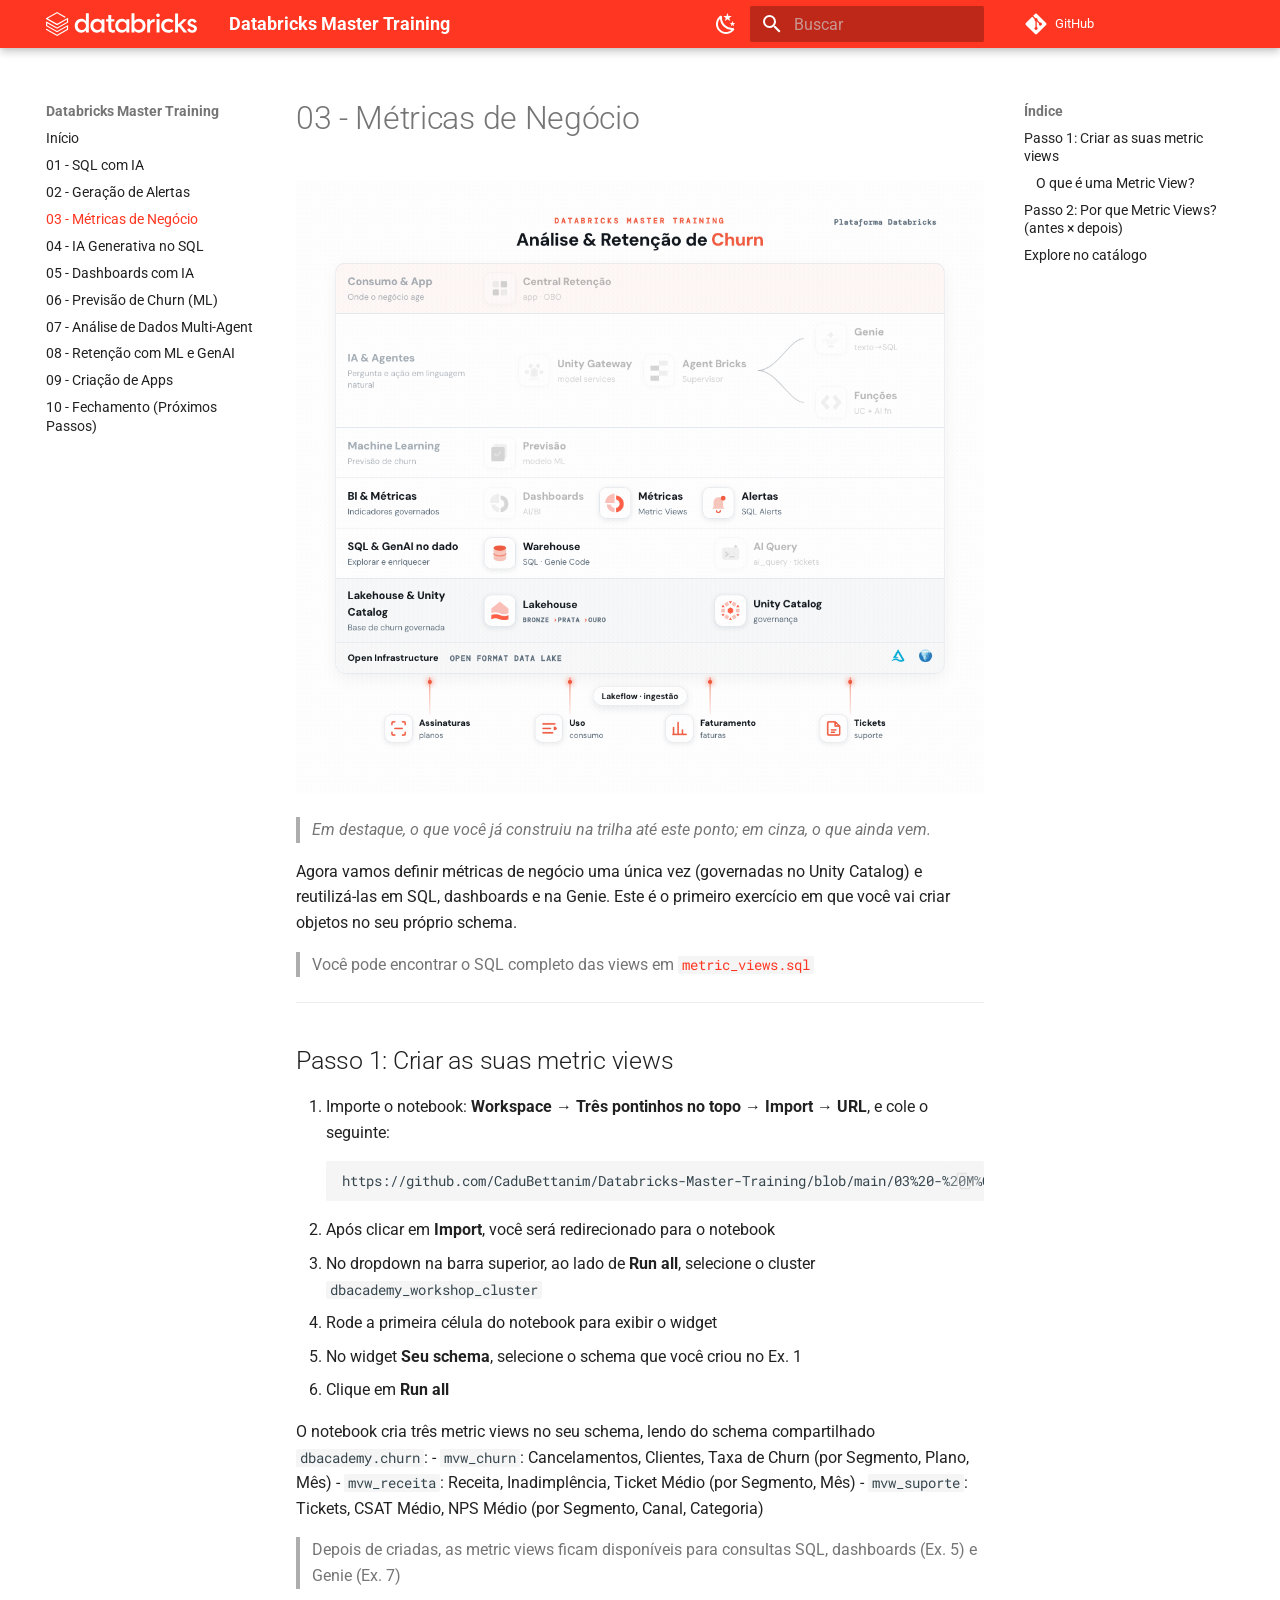
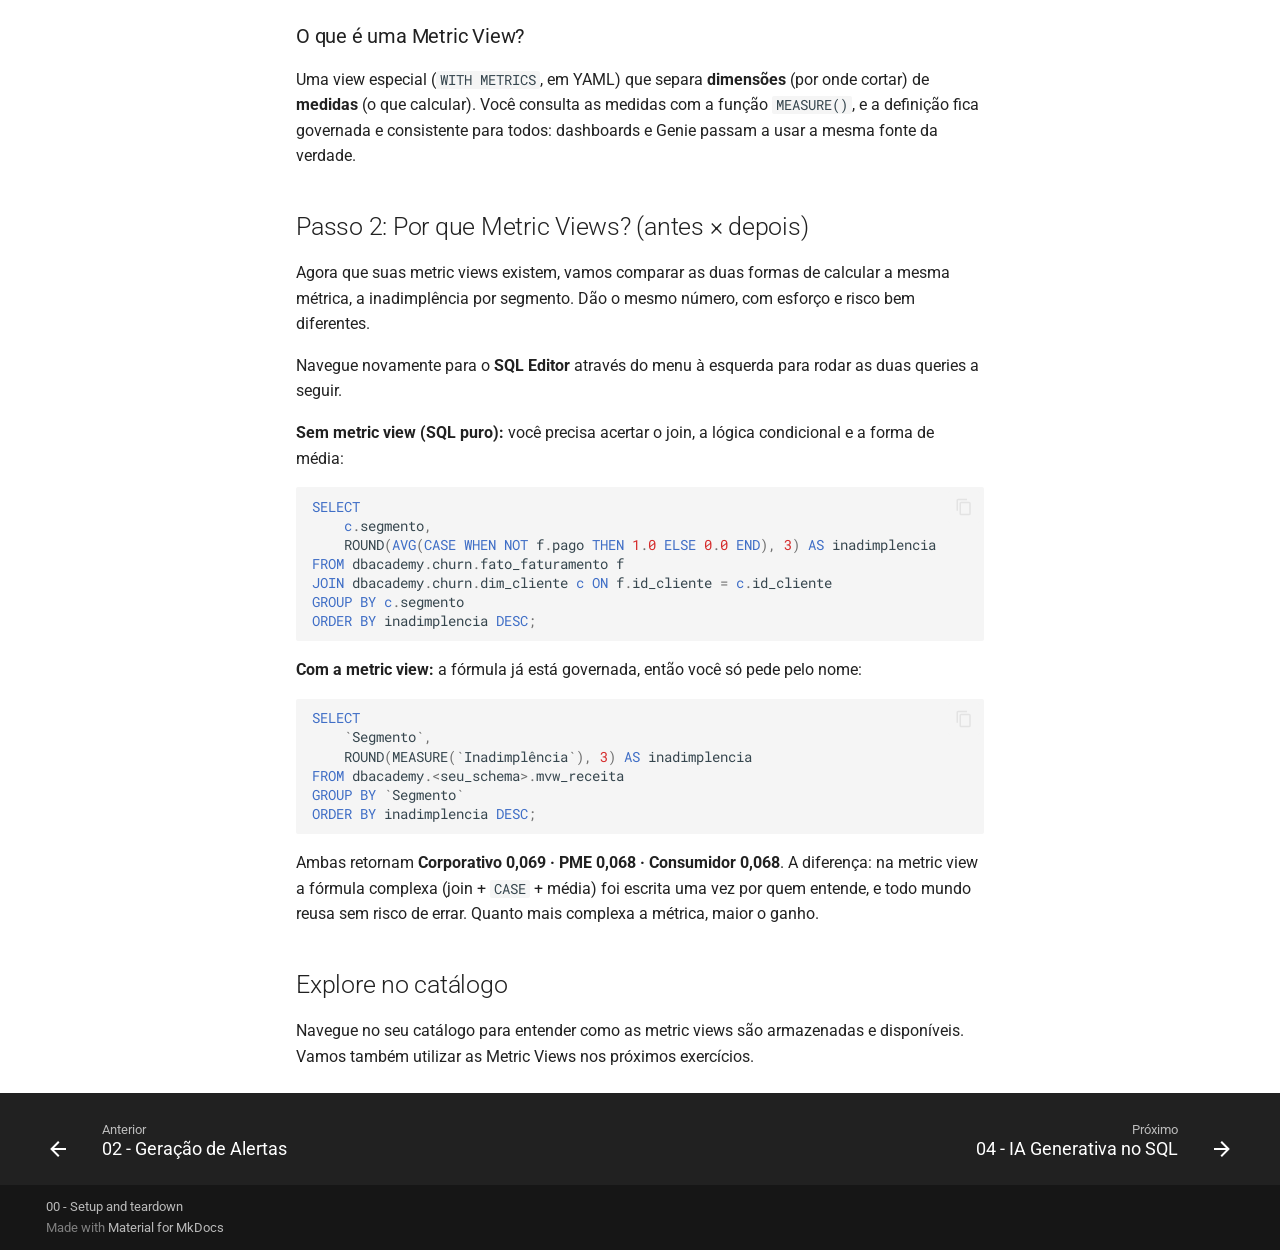
<file: 03 - Métricas de Negócio/index.html>
<!doctype html>
<html lang="pt" class="no-js">
  <head>
    
      <meta charset="utf-8">
      <meta name="viewport" content="width=device-width,initial-scale=1">
      
        <meta name="description" content="Trilha hands-on de Análise de Clientes & Churn na plataforma Databricks">
      
      
      
        <link rel="canonical" href="https://cadubettanim.github.io/Databricks-Master-Training/03%20-%20M%C3%A9tricas%20de%20Neg%C3%B3cio/">
      
      
        <link rel="prev" href="../02%20-%20Gera%C3%A7%C3%A3o%20de%20Alertas/">
      
      
        <link rel="next" href="../04%20-%20IA%20Generativa%20no%20SQL/">
      
      
        
      
      
      <link rel="icon" href="../assets/databricks-symbol.svg">
      <meta name="generator" content="mkdocs-1.6.1, mkdocs-material-9.7.7">
    
    
      
        <title>03 - Métricas de Negócio - Databricks Master Training</title>
      
    
    
      <link rel="stylesheet" href="../assets/stylesheets/main.ec1eaa64.min.css">
      
        
        <link rel="stylesheet" href="../assets/stylesheets/palette.ab4e12ef.min.css">
      
      


    
    
      
    
    
      
        
        
        <link rel="preconnect" href="https://fonts.gstatic.com" crossorigin>
        <link rel="stylesheet" href="https://fonts.googleapis.com/css?family=Roboto:300,300i,400,400i,700,700i%7CRoboto+Mono:400,400i,700,700i&display=fallback">
        <style>:root{--md-text-font:"Roboto";--md-code-font:"Roboto Mono"}</style>
      
    
    
      <link rel="stylesheet" href="../assets/extra.css">
    
    <script>__md_scope=new URL("..",location),__md_hash=e=>[...e].reduce(((e,_)=>(e<<5)-e+_.charCodeAt(0)),0),__md_get=(e,_=localStorage,t=__md_scope)=>JSON.parse(_.getItem(t.pathname+"."+e)),__md_set=(e,_,t=localStorage,a=__md_scope)=>{try{t.setItem(a.pathname+"."+e,JSON.stringify(_))}catch(e){}}</script>
    
      

    
    
  </head>
  
  
    
    
      
    
    
    
    
    <body dir="ltr" data-md-color-scheme="default" data-md-color-primary="indigo" data-md-color-accent="indigo">
  
    
    <input class="md-toggle" data-md-toggle="drawer" type="checkbox" id="__drawer" autocomplete="off">
    <input class="md-toggle" data-md-toggle="search" type="checkbox" id="__search" autocomplete="off">
    <label class="md-overlay" for="__drawer"></label>
    <div data-md-component="skip">
      
        
        <a href="#03-metricas-de-negocio" class="md-skip">
          Pular para conteúdo
        </a>
      
    </div>
    <div data-md-component="announce">
      
    </div>
    
    
      

  

<header class="md-header md-header--shadow" data-md-component="header">
  <nav class="md-header__inner md-grid" aria-label="Cabeçalho">
    <a href=".." title="Databricks Master Training" class="md-header__button md-logo" aria-label="Databricks Master Training" data-md-component="logo">
      
  <img src="../assets/databricks-lockup-white.svg" alt="logo">

    </a>
    <label class="md-header__button md-icon" for="__drawer">
      
      <svg xmlns="http://www.w3.org/2000/svg" viewBox="0 0 24 24"><path d="M3 6h18v2H3zm0 5h18v2H3zm0 5h18v2H3z"/></svg>
    </label>
    <div class="md-header__title" data-md-component="header-title">
      <div class="md-header__ellipsis">
        <div class="md-header__topic">
          <span class="md-ellipsis">
            Databricks Master Training
          </span>
        </div>
        <div class="md-header__topic" data-md-component="header-topic">
          <span class="md-ellipsis">
            
              03 - Métricas de Negócio
            
          </span>
        </div>
      </div>
    </div>
    
      
        <form class="md-header__option" data-md-component="palette">
  
    
    
    
    <input class="md-option" data-md-color-media="(prefers-color-scheme: light)" data-md-color-scheme="default" data-md-color-primary="indigo" data-md-color-accent="indigo"  aria-label="Modo escuro"  type="radio" name="__palette" id="__palette_0">
    
      <label class="md-header__button md-icon" title="Modo escuro" for="__palette_1" hidden>
        <svg xmlns="http://www.w3.org/2000/svg" viewBox="0 0 24 24"><path d="m17.75 4.09-2.53 1.94.91 3.06-2.63-1.81-2.63 1.81.91-3.06-2.53-1.94L12.44 4l1.06-3 1.06 3zm3.5 6.91-1.64 1.25.59 1.98-1.7-1.17-1.7 1.17.59-1.98L15.75 11l2.06-.05L18.5 9l.69 1.95zm-2.28 4.95c.83-.08 1.72 1.1 1.19 1.85-.32.45-.66.87-1.08 1.27C15.17 23 8.84 23 4.94 19.07c-3.91-3.9-3.91-10.24 0-14.14.4-.4.82-.76 1.27-1.08.75-.53 1.93.36 1.85 1.19-.27 2.86.69 5.83 2.89 8.02a9.96 9.96 0 0 0 8.02 2.89m-1.64 2.02a12.08 12.08 0 0 1-7.8-3.47c-2.17-2.19-3.33-5-3.49-7.82-2.81 3.14-2.7 7.96.31 10.98 3.02 3.01 7.84 3.12 10.98.31"/></svg>
      </label>
    
  
    
    
    
    <input class="md-option" data-md-color-media="(prefers-color-scheme: dark)" data-md-color-scheme="slate" data-md-color-primary="indigo" data-md-color-accent="indigo"  aria-label="Modo claro"  type="radio" name="__palette" id="__palette_1">
    
      <label class="md-header__button md-icon" title="Modo claro" for="__palette_0" hidden>
        <svg xmlns="http://www.w3.org/2000/svg" viewBox="0 0 24 24"><path d="M12 7a5 5 0 0 1 5 5 5 5 0 0 1-5 5 5 5 0 0 1-5-5 5 5 0 0 1 5-5m0 2a3 3 0 0 0-3 3 3 3 0 0 0 3 3 3 3 0 0 0 3-3 3 3 0 0 0-3-3m0-7 2.39 3.42C13.65 5.15 12.84 5 12 5s-1.65.15-2.39.42zM3.34 7l4.16-.35A7.2 7.2 0 0 0 5.94 8.5c-.44.74-.69 1.5-.83 2.29zm.02 10 1.76-3.77a7.131 7.131 0 0 0 2.38 4.14zM20.65 7l-1.77 3.79a7.02 7.02 0 0 0-2.38-4.15zm-.01 10-4.14.36c.59-.51 1.12-1.14 1.54-1.86.42-.73.69-1.5.83-2.29zM12 22l-2.41-3.44c.74.27 1.55.44 2.41.44.82 0 1.63-.17 2.37-.44z"/></svg>
      </label>
    
  
</form>
      
    
    
      <script>var palette=__md_get("__palette");if(palette&&palette.color){if("(prefers-color-scheme)"===palette.color.media){var media=matchMedia("(prefers-color-scheme: light)"),input=document.querySelector(media.matches?"[data-md-color-media='(prefers-color-scheme: light)']":"[data-md-color-media='(prefers-color-scheme: dark)']");palette.color.media=input.getAttribute("data-md-color-media"),palette.color.scheme=input.getAttribute("data-md-color-scheme"),palette.color.primary=input.getAttribute("data-md-color-primary"),palette.color.accent=input.getAttribute("data-md-color-accent")}for(var[key,value]of Object.entries(palette.color))document.body.setAttribute("data-md-color-"+key,value)}</script>
    
    
    
      
      
        <label class="md-header__button md-icon" for="__search">
          
          <svg xmlns="http://www.w3.org/2000/svg" viewBox="0 0 24 24"><path d="M9.5 3A6.5 6.5 0 0 1 16 9.5c0 1.61-.59 3.09-1.56 4.23l.27.27h.79l5 5-1.5 1.5-5-5v-.79l-.27-.27A6.52 6.52 0 0 1 9.5 16 6.5 6.5 0 0 1 3 9.5 6.5 6.5 0 0 1 9.5 3m0 2C7 5 5 7 5 9.5S7 14 9.5 14 14 12 14 9.5 12 5 9.5 5"/></svg>
        </label>
        <div class="md-search" data-md-component="search" role="dialog">
  <label class="md-search__overlay" for="__search"></label>
  <div class="md-search__inner" role="search">
    <form class="md-search__form" name="search">
      <input type="text" class="md-search__input" name="query" aria-label="Buscar" placeholder="Buscar" autocapitalize="off" autocorrect="off" autocomplete="off" spellcheck="false" data-md-component="search-query" required>
      <label class="md-search__icon md-icon" for="__search">
        
        <svg xmlns="http://www.w3.org/2000/svg" viewBox="0 0 24 24"><path d="M9.5 3A6.5 6.5 0 0 1 16 9.5c0 1.61-.59 3.09-1.56 4.23l.27.27h.79l5 5-1.5 1.5-5-5v-.79l-.27-.27A6.52 6.52 0 0 1 9.5 16 6.5 6.5 0 0 1 3 9.5 6.5 6.5 0 0 1 9.5 3m0 2C7 5 5 7 5 9.5S7 14 9.5 14 14 12 14 9.5 12 5 9.5 5"/></svg>
        
        <svg xmlns="http://www.w3.org/2000/svg" viewBox="0 0 24 24"><path d="M20 11v2H8l5.5 5.5-1.42 1.42L4.16 12l7.92-7.92L13.5 5.5 8 11z"/></svg>
      </label>
      <nav class="md-search__options" aria-label="Pesquisar">
        
        <button type="reset" class="md-search__icon md-icon" title="Limpar" aria-label="Limpar" tabindex="-1">
          
          <svg xmlns="http://www.w3.org/2000/svg" viewBox="0 0 24 24"><path d="M19 6.41 17.59 5 12 10.59 6.41 5 5 6.41 10.59 12 5 17.59 6.41 19 12 13.41 17.59 19 19 17.59 13.41 12z"/></svg>
        </button>
      </nav>
      
        <div class="md-search__suggest" data-md-component="search-suggest"></div>
      
    </form>
    <div class="md-search__output">
      <div class="md-search__scrollwrap" tabindex="0" data-md-scrollfix>
        <div class="md-search-result" data-md-component="search-result">
          <div class="md-search-result__meta">
            Inicializando busca
          </div>
          <ol class="md-search-result__list" role="presentation"></ol>
        </div>
      </div>
    </div>
  </div>
</div>
      
    
    
      <div class="md-header__source">
        <a href="https://github.com/CaduBettanim/Databricks-Master-Training" title="Ir para repositório" class="md-source" data-md-component="source">
  <div class="md-source__icon md-icon">
    
    <svg xmlns="http://www.w3.org/2000/svg" viewBox="0 0 448 512"><!--! Font Awesome Free 7.1.0 by @fontawesome - https://fontawesome.com License - https://fontawesome.com/license/free (Icons: CC BY 4.0, Fonts: SIL OFL 1.1, Code: MIT License) Copyright 2025 Fonticons, Inc.--><path d="M439.6 236.1 244 40.5c-5.4-5.5-12.8-8.5-20.4-8.5s-15 3-20.4 8.4L162.5 81l51.5 51.5c27.1-9.1 52.7 16.8 43.4 43.7l49.7 49.7c34.2-11.8 61.2 31 35.5 56.7-26.5 26.5-70.2-2.9-56-37.3L240.3 199v121.9c25.3 12.5 22.3 41.8 9.1 55-6.4 6.4-15.2 10.1-24.3 10.1s-17.8-3.6-24.3-10.1c-17.6-17.6-11.1-46.9 11.2-56v-123c-20.8-8.5-24.6-30.7-18.6-45L142.6 101 8.5 235.1C3 240.6 0 247.9 0 255.5s3 15 8.5 20.4l195.6 195.7c5.4 5.4 12.7 8.4 20.4 8.4s15-3 20.4-8.4l194.7-194.7c5.4-5.4 8.4-12.8 8.4-20.4s-3-15-8.4-20.4"/></svg>
  </div>
  <div class="md-source__repository">
    GitHub
  </div>
</a>
      </div>
    
  </nav>
  
</header>
    
    <div class="md-container" data-md-component="container">
      
      
        
          
        
      
      <main class="md-main" data-md-component="main">
        <div class="md-main__inner md-grid">
          
            
              
              <div class="md-sidebar md-sidebar--primary" data-md-component="sidebar" data-md-type="navigation" >
                <div class="md-sidebar__scrollwrap">
                  <div class="md-sidebar__inner">
                    



<nav class="md-nav md-nav--primary" aria-label="Navegação" data-md-level="0">
  <label class="md-nav__title" for="__drawer">
    <a href=".." title="Databricks Master Training" class="md-nav__button md-logo" aria-label="Databricks Master Training" data-md-component="logo">
      
  <img src="../assets/databricks-lockup-white.svg" alt="logo">

    </a>
    Databricks Master Training
  </label>
  
    <div class="md-nav__source">
      <a href="https://github.com/CaduBettanim/Databricks-Master-Training" title="Ir para repositório" class="md-source" data-md-component="source">
  <div class="md-source__icon md-icon">
    
    <svg xmlns="http://www.w3.org/2000/svg" viewBox="0 0 448 512"><!--! Font Awesome Free 7.1.0 by @fontawesome - https://fontawesome.com License - https://fontawesome.com/license/free (Icons: CC BY 4.0, Fonts: SIL OFL 1.1, Code: MIT License) Copyright 2025 Fonticons, Inc.--><path d="M439.6 236.1 244 40.5c-5.4-5.5-12.8-8.5-20.4-8.5s-15 3-20.4 8.4L162.5 81l51.5 51.5c27.1-9.1 52.7 16.8 43.4 43.7l49.7 49.7c34.2-11.8 61.2 31 35.5 56.7-26.5 26.5-70.2-2.9-56-37.3L240.3 199v121.9c25.3 12.5 22.3 41.8 9.1 55-6.4 6.4-15.2 10.1-24.3 10.1s-17.8-3.6-24.3-10.1c-17.6-17.6-11.1-46.9 11.2-56v-123c-20.8-8.5-24.6-30.7-18.6-45L142.6 101 8.5 235.1C3 240.6 0 247.9 0 255.5s3 15 8.5 20.4l195.6 195.7c5.4 5.4 12.7 8.4 20.4 8.4s15-3 20.4-8.4l194.7-194.7c5.4-5.4 8.4-12.8 8.4-20.4s-3-15-8.4-20.4"/></svg>
  </div>
  <div class="md-source__repository">
    GitHub
  </div>
</a>
    </div>
  
  <ul class="md-nav__list" data-md-scrollfix>
    
      
      
  
  
  
  
    <li class="md-nav__item">
      <a href=".." class="md-nav__link">
        
  
  
  <span class="md-ellipsis">
    
  
    Início
  

    
  </span>
  
  

      </a>
    </li>
  

    
      
      
  
  
  
  
    <li class="md-nav__item">
      <a href="../01%20-%20SQL%20com%20IA/" class="md-nav__link">
        
  
  
  <span class="md-ellipsis">
    
  
    01 - SQL com IA
  

    
  </span>
  
  

      </a>
    </li>
  

    
      
      
  
  
  
  
    <li class="md-nav__item">
      <a href="../02%20-%20Gera%C3%A7%C3%A3o%20de%20Alertas/" class="md-nav__link">
        
  
  
  <span class="md-ellipsis">
    
  
    02 - Geração de Alertas
  

    
  </span>
  
  

      </a>
    </li>
  

    
      
      
  
  
    
  
  
  
    <li class="md-nav__item md-nav__item--active">
      
      <input class="md-nav__toggle md-toggle" type="checkbox" id="__toc">
      
      
        
      
      
        <label class="md-nav__link md-nav__link--active" for="__toc">
          
  
  
  <span class="md-ellipsis">
    
  
    03 - Métricas de Negócio
  

    
  </span>
  
  

          <span class="md-nav__icon md-icon"></span>
        </label>
      
      <a href="./" class="md-nav__link md-nav__link--active">
        
  
  
  <span class="md-ellipsis">
    
  
    03 - Métricas de Negócio
  

    
  </span>
  
  

      </a>
      
        

<nav class="md-nav md-nav--secondary" aria-label="Índice">
  
  
  
    
  
  
    <label class="md-nav__title" for="__toc">
      <span class="md-nav__icon md-icon"></span>
      Índice
    </label>
    <ul class="md-nav__list" data-md-component="toc" data-md-scrollfix>
      
        <li class="md-nav__item">
  <a href="#passo-1-criar-as-suas-metric-views" class="md-nav__link">
    <span class="md-ellipsis">
      
        Passo 1: Criar as suas metric views
      
    </span>
  </a>
  
    <nav class="md-nav" aria-label="Passo 1: Criar as suas metric views">
      <ul class="md-nav__list">
        
          <li class="md-nav__item">
  <a href="#o-que-e-uma-metric-view" class="md-nav__link">
    <span class="md-ellipsis">
      
        O que é uma Metric View?
      
    </span>
  </a>
  
</li>
        
      </ul>
    </nav>
  
</li>
      
        <li class="md-nav__item">
  <a href="#passo-2-por-que-metric-views-antes-depois" class="md-nav__link">
    <span class="md-ellipsis">
      
        Passo 2: Por que Metric Views? (antes × depois)
      
    </span>
  </a>
  
</li>
      
        <li class="md-nav__item">
  <a href="#explore-no-catalogo" class="md-nav__link">
    <span class="md-ellipsis">
      
        Explore no catálogo
      
    </span>
  </a>
  
</li>
      
    </ul>
  
</nav>
      
    </li>
  

    
      
      
  
  
  
  
    <li class="md-nav__item">
      <a href="../04%20-%20IA%20Generativa%20no%20SQL/" class="md-nav__link">
        
  
  
  <span class="md-ellipsis">
    
  
    04 - IA Generativa no SQL
  

    
  </span>
  
  

      </a>
    </li>
  

    
      
      
  
  
  
  
    <li class="md-nav__item">
      <a href="../05%20-%20Dashboards%20com%20IA/" class="md-nav__link">
        
  
  
  <span class="md-ellipsis">
    
  
    05 - Dashboards com IA
  

    
  </span>
  
  

      </a>
    </li>
  

    
      
      
  
  
  
  
    <li class="md-nav__item">
      <a href="../06 - Previsão de Churn (ML)/README.md" class="md-nav__link">
        
  
  
  <span class="md-ellipsis">
    
  
    06 - Previsão de Churn (ML)
  

    
  </span>
  
  

      </a>
    </li>
  

    
      
      
  
  
  
  
    <li class="md-nav__item">
      <a href="../07%20-%20An%C3%A1lise%20de%20Dados%20Multi-Agent/" class="md-nav__link">
        
  
  
  <span class="md-ellipsis">
    
  
    07 - Análise de Dados Multi-Agent
  

    
  </span>
  
  

      </a>
    </li>
  

    
      
      
  
  
  
  
    <li class="md-nav__item">
      <a href="../08 - Retenção com ML e GenAI/README.md" class="md-nav__link">
        
  
  
  <span class="md-ellipsis">
    
  
    08 - Retenção com ML e GenAI
  

    
  </span>
  
  

      </a>
    </li>
  

    
      
      
  
  
  
  
    <li class="md-nav__item">
      <a href="../09 - Criação de Apps/README.md" class="md-nav__link">
        
  
  
  <span class="md-ellipsis">
    
  
    09 - Criação de Apps
  

    
  </span>
  
  

      </a>
    </li>
  

    
      
      
  
  
  
  
    <li class="md-nav__item">
      <a href="../10 - Fechamento (Próximos Passos)/README.md" class="md-nav__link">
        
  
  
  <span class="md-ellipsis">
    
  
    10 - Fechamento (Próximos Passos)
  

    
  </span>
  
  

      </a>
    </li>
  

    
  </ul>
</nav>
                  </div>
                </div>
              </div>
            
            
              
              <div class="md-sidebar md-sidebar--secondary" data-md-component="sidebar" data-md-type="toc" >
                <div class="md-sidebar__scrollwrap">
                  <div class="md-sidebar__inner">
                    

<nav class="md-nav md-nav--secondary" aria-label="Índice">
  
  
  
    
  
  
    <label class="md-nav__title" for="__toc">
      <span class="md-nav__icon md-icon"></span>
      Índice
    </label>
    <ul class="md-nav__list" data-md-component="toc" data-md-scrollfix>
      
        <li class="md-nav__item">
  <a href="#passo-1-criar-as-suas-metric-views" class="md-nav__link">
    <span class="md-ellipsis">
      
        Passo 1: Criar as suas metric views
      
    </span>
  </a>
  
    <nav class="md-nav" aria-label="Passo 1: Criar as suas metric views">
      <ul class="md-nav__list">
        
          <li class="md-nav__item">
  <a href="#o-que-e-uma-metric-view" class="md-nav__link">
    <span class="md-ellipsis">
      
        O que é uma Metric View?
      
    </span>
  </a>
  
</li>
        
      </ul>
    </nav>
  
</li>
      
        <li class="md-nav__item">
  <a href="#passo-2-por-que-metric-views-antes-depois" class="md-nav__link">
    <span class="md-ellipsis">
      
        Passo 2: Por que Metric Views? (antes × depois)
      
    </span>
  </a>
  
</li>
      
        <li class="md-nav__item">
  <a href="#explore-no-catalogo" class="md-nav__link">
    <span class="md-ellipsis">
      
        Explore no catálogo
      
    </span>
  </a>
  
</li>
      
    </ul>
  
</nav>
                  </div>
                </div>
              </div>
            
          
          
            <div class="md-content" data-md-component="content">
              
              <article class="md-content__inner md-typeset">
                
                  


  
  


<h1 id="03-metricas-de-negocio">03 - Métricas de Negócio</h1>
<p><img alt="Trilha do Master Training com destaque no que foi construído até o Exercício 03" src="../assets/03%20-%20arquitetura.gif?v=20260928" /></p>
<blockquote>
<p><em>Em destaque, o que você já construiu na trilha até este ponto; em cinza, o que ainda vem.</em></p>
</blockquote>
<p>Agora vamos definir métricas de negócio uma única vez (governadas no Unity Catalog) e reutilizá-las em SQL, dashboards e na Genie. Este é o primeiro exercício em que você vai criar objetos no seu próprio schema.</p>
<blockquote>
<p>Você pode encontrar o SQL completo das views em <a href="metric_views.sql"><code>metric_views.sql</code></a></p>
</blockquote>
<hr />
<h2 id="passo-1-criar-as-suas-metric-views">Passo 1: Criar as suas metric views</h2>
<ol>
<li>Importe o notebook: <strong>Workspace → Três pontinhos no topo → Import → URL</strong>, e cole o seguinte:
<div class="highlight"><pre><span></span><code><a id="__codelineno-0-1" name="__codelineno-0-1" href="#__codelineno-0-1"></a>https://github.com/CaduBettanim/Databricks-Master-Training/blob/main/03%20-%20M%C3%A9tricas%20de%20Neg%C3%B3cio/notebook_metric_views.py
</code></pre></div></li>
<li>Após clicar em <strong>Import</strong>, você será redirecionado para o notebook</li>
<li>No dropdown na barra superior, ao lado de <strong>Run all</strong>, selecione o cluster <code>dbacademy_workshop_cluster</code></li>
<li>Rode a primeira célula do notebook para exibir o widget</li>
<li>No widget <strong>Seu schema</strong>, selecione o schema que você criou no Ex. 1</li>
<li>Clique em <strong>Run all</strong></li>
</ol>
<p>O notebook cria três metric views no seu schema, lendo do schema compartilhado <code>dbacademy.churn</code>:
- <code>mvw_churn</code>: Cancelamentos, Clientes, Taxa de Churn (por Segmento, Plano, Mês)
- <code>mvw_receita</code>: Receita, Inadimplência, Ticket Médio (por Segmento, Mês)
- <code>mvw_suporte</code>: Tickets, CSAT Médio, NPS Médio (por Segmento, Canal, Categoria)</p>
<blockquote>
<p>Depois de criadas, as metric views ficam disponíveis para consultas SQL, dashboards (Ex. 5) e Genie (Ex. 7)</p>
</blockquote>
<h3 id="o-que-e-uma-metric-view">O que é uma Metric View?</h3>
<p>Uma view especial (<code>WITH METRICS</code>, em YAML) que separa <strong>dimensões</strong> (por onde cortar) de <strong>medidas</strong> (o que calcular). Você consulta as medidas com a função <code>MEASURE()</code>, e a definição fica governada e consistente para todos: dashboards e Genie passam a usar a mesma fonte da verdade.</p>
<h2 id="passo-2-por-que-metric-views-antes-depois">Passo 2: Por que Metric Views? (antes × depois)</h2>
<p>Agora que suas metric views existem, vamos comparar as duas formas de calcular a mesma métrica, a inadimplência por segmento. Dão o mesmo número, com esforço e risco bem diferentes.</p>
<p>Navegue novamente para o <strong>SQL Editor</strong> através do menu à esquerda para rodar as duas queries a seguir.</p>
<p><strong>Sem metric view (SQL puro):</strong> você precisa acertar o join, a lógica condicional e a forma de média:
<div class="highlight"><pre><span></span><code><a id="__codelineno-1-1" name="__codelineno-1-1" href="#__codelineno-1-1"></a><span class="k">SELECT</span>
<a id="__codelineno-1-2" name="__codelineno-1-2" href="#__codelineno-1-2"></a><span class="w">    </span><span class="k">c</span><span class="p">.</span><span class="n">segmento</span><span class="p">,</span>
<a id="__codelineno-1-3" name="__codelineno-1-3" href="#__codelineno-1-3"></a><span class="w">    </span><span class="n">ROUND</span><span class="p">(</span><span class="k">AVG</span><span class="p">(</span><span class="k">CASE</span><span class="w"> </span><span class="k">WHEN</span><span class="w"> </span><span class="k">NOT</span><span class="w"> </span><span class="n">f</span><span class="p">.</span><span class="n">pago</span><span class="w"> </span><span class="k">THEN</span><span class="w"> </span><span class="mi">1</span><span class="p">.</span><span class="mi">0</span><span class="w"> </span><span class="k">ELSE</span><span class="w"> </span><span class="mi">0</span><span class="p">.</span><span class="mi">0</span><span class="w"> </span><span class="k">END</span><span class="p">),</span><span class="w"> </span><span class="mi">3</span><span class="p">)</span><span class="w"> </span><span class="k">AS</span><span class="w"> </span><span class="n">inadimplencia</span>
<a id="__codelineno-1-4" name="__codelineno-1-4" href="#__codelineno-1-4"></a><span class="k">FROM</span><span class="w"> </span><span class="n">dbacademy</span><span class="p">.</span><span class="n">churn</span><span class="p">.</span><span class="n">fato_faturamento</span><span class="w"> </span><span class="n">f</span>
<a id="__codelineno-1-5" name="__codelineno-1-5" href="#__codelineno-1-5"></a><span class="k">JOIN</span><span class="w"> </span><span class="n">dbacademy</span><span class="p">.</span><span class="n">churn</span><span class="p">.</span><span class="n">dim_cliente</span><span class="w"> </span><span class="k">c</span><span class="w"> </span><span class="k">ON</span><span class="w"> </span><span class="n">f</span><span class="p">.</span><span class="n">id_cliente</span><span class="w"> </span><span class="o">=</span><span class="w"> </span><span class="k">c</span><span class="p">.</span><span class="n">id_cliente</span>
<a id="__codelineno-1-6" name="__codelineno-1-6" href="#__codelineno-1-6"></a><span class="k">GROUP</span><span class="w"> </span><span class="k">BY</span><span class="w"> </span><span class="k">c</span><span class="p">.</span><span class="n">segmento</span>
<a id="__codelineno-1-7" name="__codelineno-1-7" href="#__codelineno-1-7"></a><span class="k">ORDER</span><span class="w"> </span><span class="k">BY</span><span class="w"> </span><span class="n">inadimplencia</span><span class="w"> </span><span class="k">DESC</span><span class="p">;</span>
</code></pre></div></p>
<p><strong>Com a metric view:</strong> a fórmula já está governada, então você só pede pelo nome:
<div class="highlight"><pre><span></span><code><a id="__codelineno-2-1" name="__codelineno-2-1" href="#__codelineno-2-1"></a><span class="k">SELECT</span>
<a id="__codelineno-2-2" name="__codelineno-2-2" href="#__codelineno-2-2"></a><span class="w">    </span><span class="o">`</span><span class="n">Segmento</span><span class="o">`</span><span class="p">,</span>
<a id="__codelineno-2-3" name="__codelineno-2-3" href="#__codelineno-2-3"></a><span class="w">    </span><span class="n">ROUND</span><span class="p">(</span><span class="n">MEASURE</span><span class="p">(</span><span class="o">`</span><span class="n">Inadimplência</span><span class="o">`</span><span class="p">),</span><span class="w"> </span><span class="mi">3</span><span class="p">)</span><span class="w"> </span><span class="k">AS</span><span class="w"> </span><span class="n">inadimplencia</span>
<a id="__codelineno-2-4" name="__codelineno-2-4" href="#__codelineno-2-4"></a><span class="k">FROM</span><span class="w"> </span><span class="n">dbacademy</span><span class="p">.</span><span class="o">&lt;</span><span class="n">seu_schema</span><span class="o">&gt;</span><span class="p">.</span><span class="n">mvw_receita</span>
<a id="__codelineno-2-5" name="__codelineno-2-5" href="#__codelineno-2-5"></a><span class="k">GROUP</span><span class="w"> </span><span class="k">BY</span><span class="w"> </span><span class="o">`</span><span class="n">Segmento</span><span class="o">`</span>
<a id="__codelineno-2-6" name="__codelineno-2-6" href="#__codelineno-2-6"></a><span class="k">ORDER</span><span class="w"> </span><span class="k">BY</span><span class="w"> </span><span class="n">inadimplencia</span><span class="w"> </span><span class="k">DESC</span><span class="p">;</span>
</code></pre></div></p>
<p>Ambas retornam <strong>Corporativo 0,069 · PME 0,068 · Consumidor 0,068</strong>. A diferença: na metric view a fórmula complexa (join + <code>CASE</code> + média) foi escrita uma vez por quem entende, e todo mundo reusa sem risco de errar. Quanto mais complexa a métrica, maior o ganho.</p>
<h2 id="explore-no-catalogo">Explore no catálogo</h2>
<p>Navegue no seu catálogo para entender como as metric views são armazenadas e disponíveis. Vamos também utilizar as Metric Views nos próximos exercícios.</p>












                
              </article>
            </div>
          
          
<script>var target=document.getElementById(location.hash.slice(1));target&&target.name&&(target.checked=target.name.startsWith("__tabbed_"))</script>
        </div>
        
          <button type="button" class="md-top md-icon" data-md-component="top" hidden>
  
  <svg xmlns="http://www.w3.org/2000/svg" viewBox="0 0 24 24"><path d="M13 20h-2V8l-5.5 5.5-1.42-1.42L12 4.16l7.92 7.92-1.42 1.42L13 8z"/></svg>
  Voltar para o topo
</button>
        
      </main>
      
        <footer class="md-footer">
  
    
      
      <nav class="md-footer__inner md-grid" aria-label="Rodapé" >
        
          
          <a href="../02%20-%20Gera%C3%A7%C3%A3o%20de%20Alertas/" class="md-footer__link md-footer__link--prev" aria-label="Anterior: 02 - Geração de Alertas">
            <div class="md-footer__button md-icon">
              
              <svg xmlns="http://www.w3.org/2000/svg" viewBox="0 0 24 24"><path d="M20 11v2H8l5.5 5.5-1.42 1.42L4.16 12l7.92-7.92L13.5 5.5 8 11z"/></svg>
            </div>
            <div class="md-footer__title">
              <span class="md-footer__direction">
                Anterior
              </span>
              <div class="md-ellipsis">
                02 - Geração de Alertas
              </div>
            </div>
          </a>
        
        
          
          <a href="../04%20-%20IA%20Generativa%20no%20SQL/" class="md-footer__link md-footer__link--next" aria-label="Próximo: 04 - IA Generativa no SQL">
            <div class="md-footer__title">
              <span class="md-footer__direction">
                Próximo
              </span>
              <div class="md-ellipsis">
                04 - IA Generativa no SQL
              </div>
            </div>
            <div class="md-footer__button md-icon">
              
              <svg xmlns="http://www.w3.org/2000/svg" viewBox="0 0 24 24"><path d="M4 11v2h12l-5.5 5.5 1.42 1.42L19.84 12l-7.92-7.92L10.5 5.5 16 11z"/></svg>
            </div>
          </a>
        
      </nav>
    
  
  <div class="md-footer-meta md-typeset">
    <div class="md-footer-meta__inner md-grid">
      <div class="md-copyright">
  
    <div class="md-copyright__highlight">
      <a href="/Databricks-Master-Training/00%20-%20Setup%20and%20teardown/">00 - Setup and teardown</a>
    </div>
  
  
    Made with
    <a href="https://squidfunk.github.io/mkdocs-material/" target="_blank" rel="noopener">
      Material for MkDocs
    </a>
  
</div>
      
    </div>
  </div>
</footer>
      
    </div>
    <div class="md-dialog" data-md-component="dialog">
      <div class="md-dialog__inner md-typeset"></div>
    </div>
    
      <div class="md-progress" data-md-component="progress" role="progressbar"></div>
    
    
    
      
      
      <script id="__config" type="application/json">{"annotate": null, "base": "..", "features": ["navigation.instant", "navigation.instant.progress", "navigation.top", "navigation.footer", "search.suggest", "content.code.copy"], "search": "../assets/javascripts/workers/search.2c215733.min.js", "tags": null, "translations": {"clipboard.copied": "Copiado para \u00e1rea de transfer\u00eancia", "clipboard.copy": "Copiar para \u00e1rea de transfer\u00eancia", "search.result.more.one": "mais 1 nesta p\u00e1gina", "search.result.more.other": "# mais nesta p\u00e1gina", "search.result.none": "Nenhum documento encontrado", "search.result.one": "1 documento encontrado", "search.result.other": "# documentos encontrados", "search.result.placeholder": "Digite para iniciar a busca", "search.result.term.missing": "Ausente", "select.version": "Selecione a vers\u00e3o"}, "version": null}</script>
    
    
      <script src="../assets/javascripts/bundle.d7400e89.min.js"></script>
      
    
  </body>
</html>
</file>
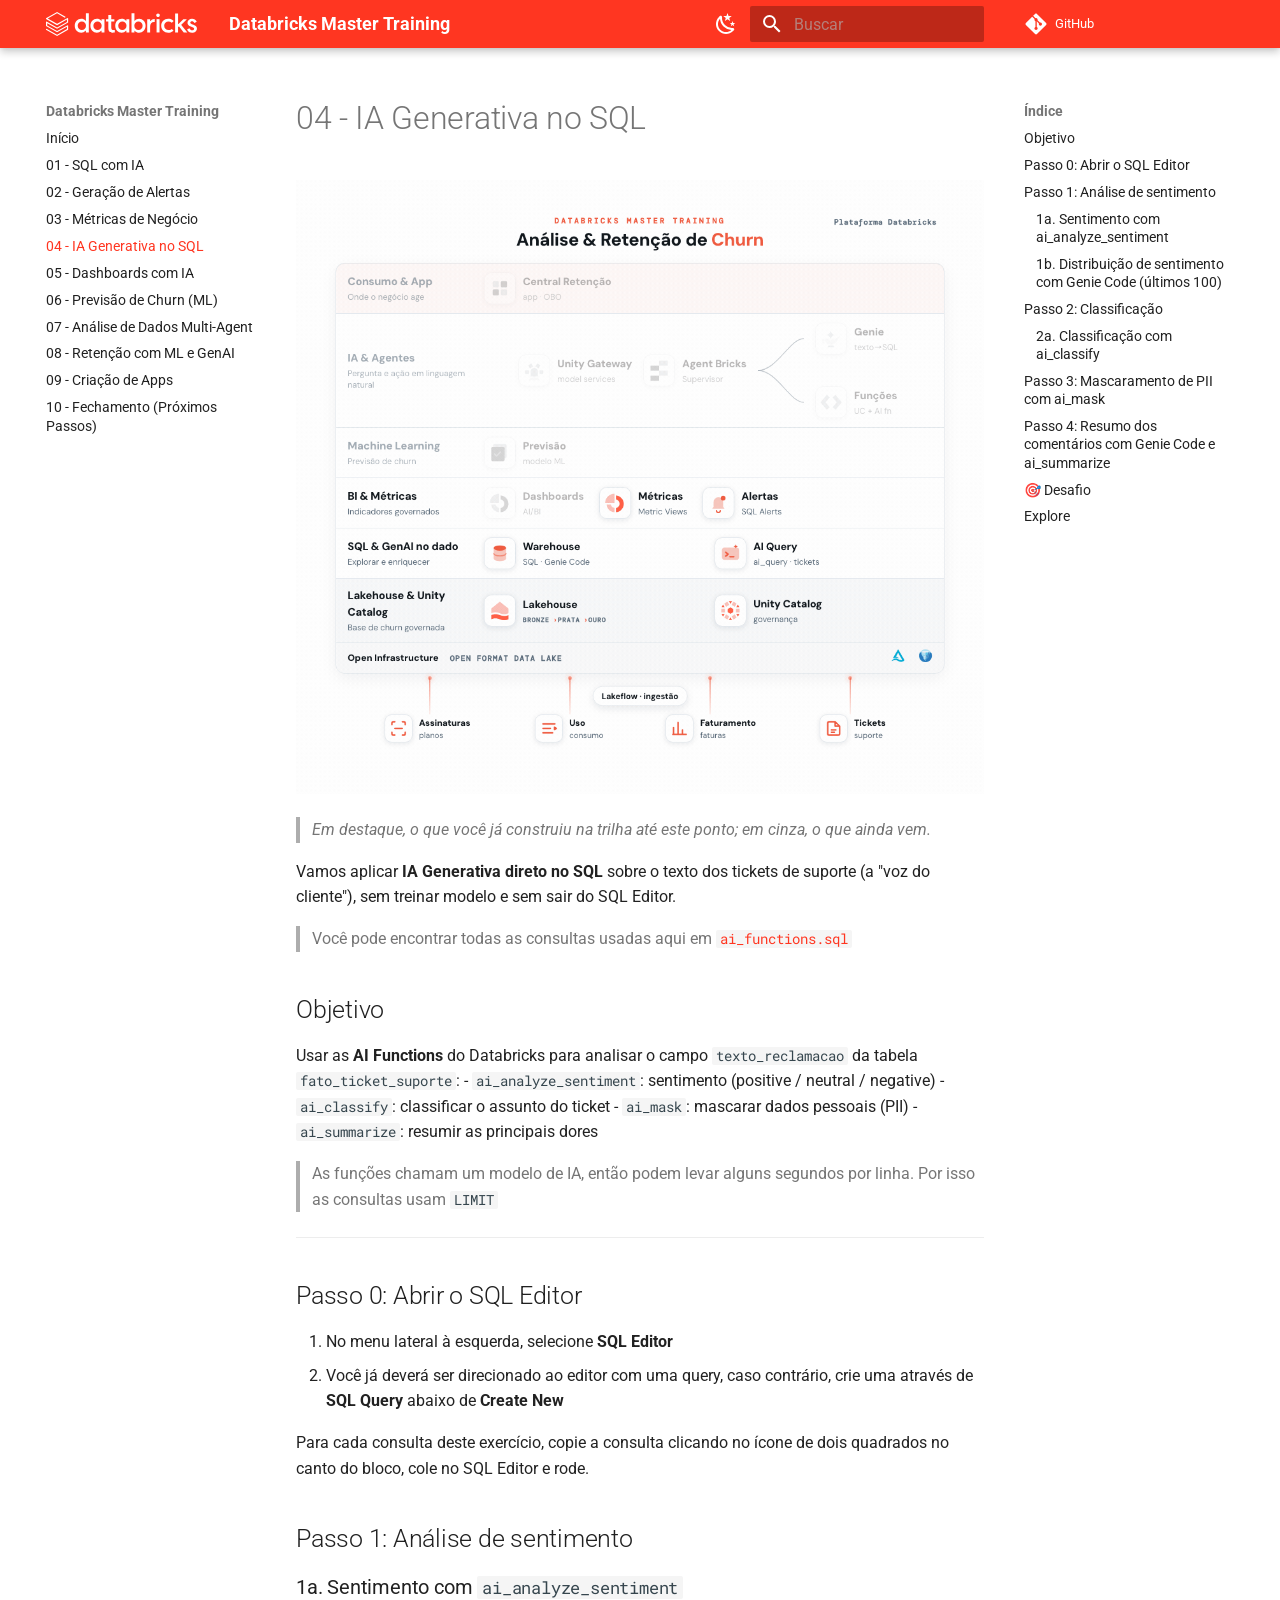
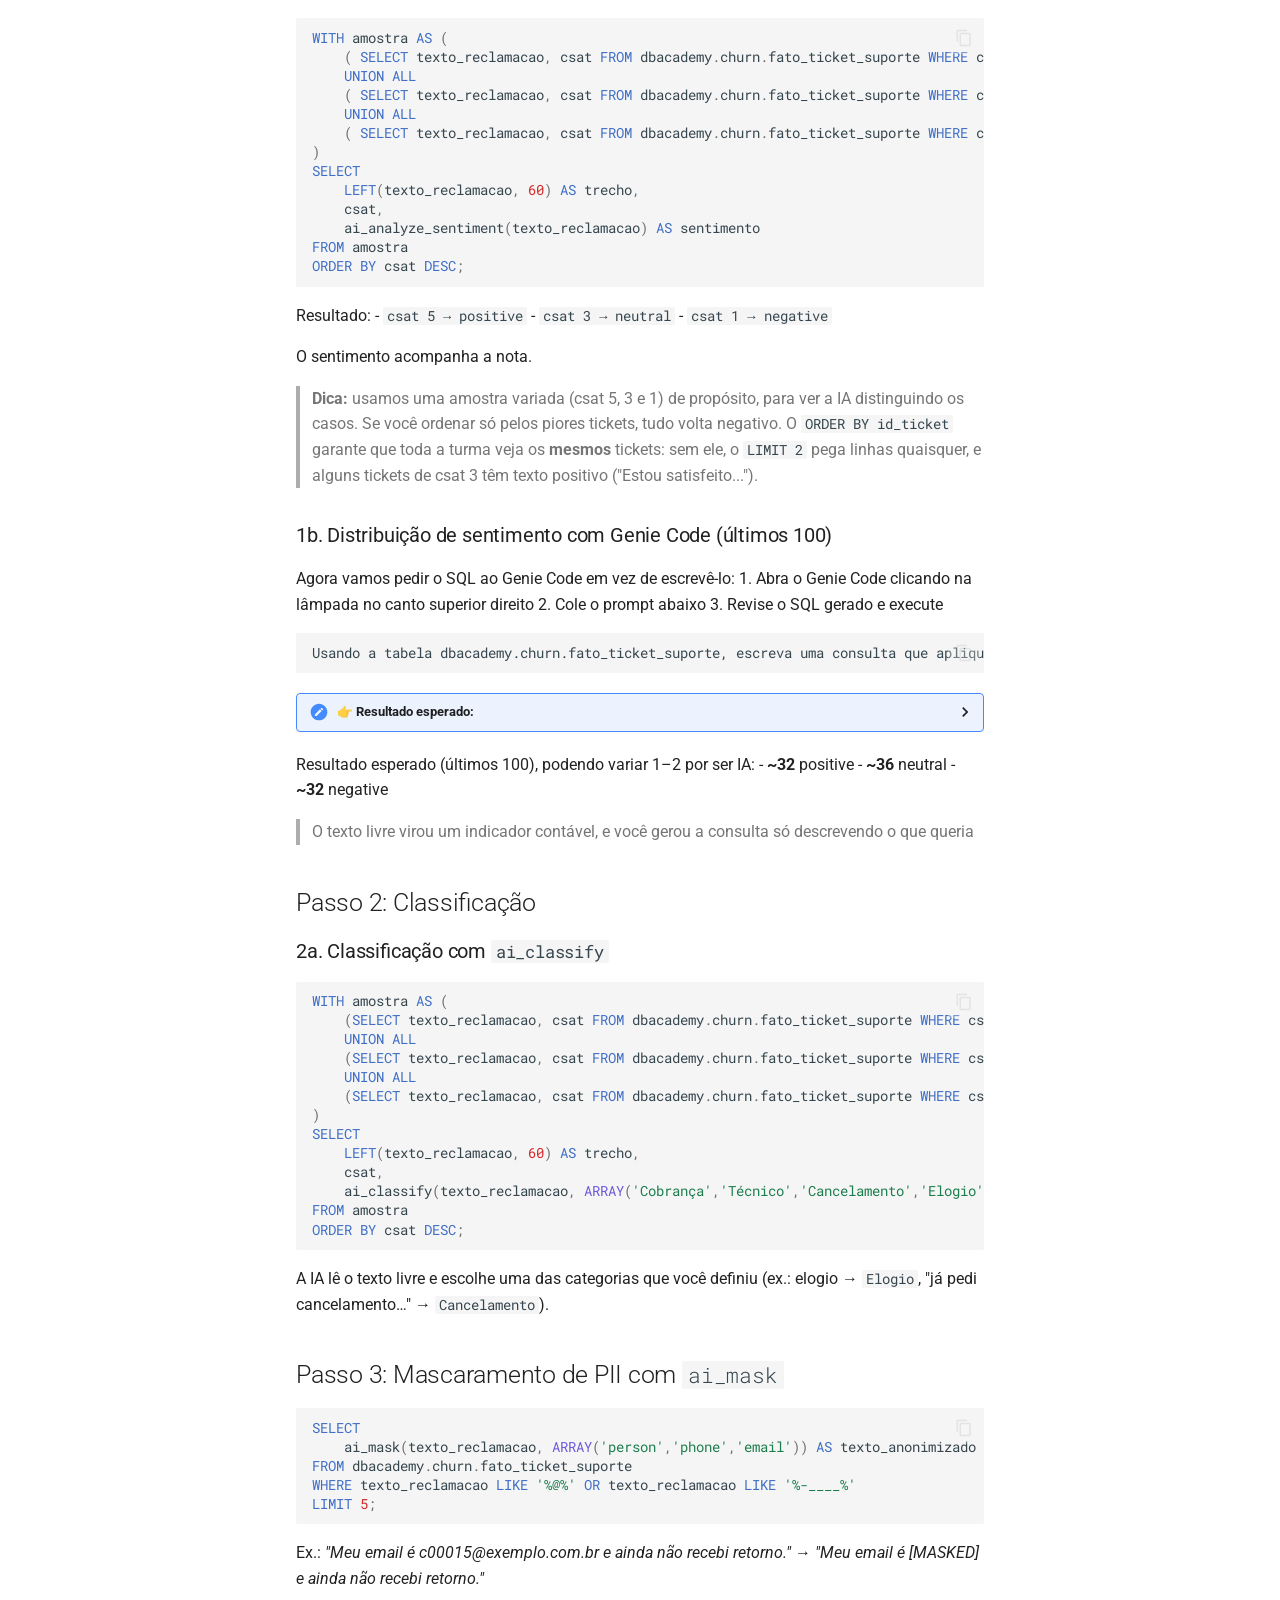
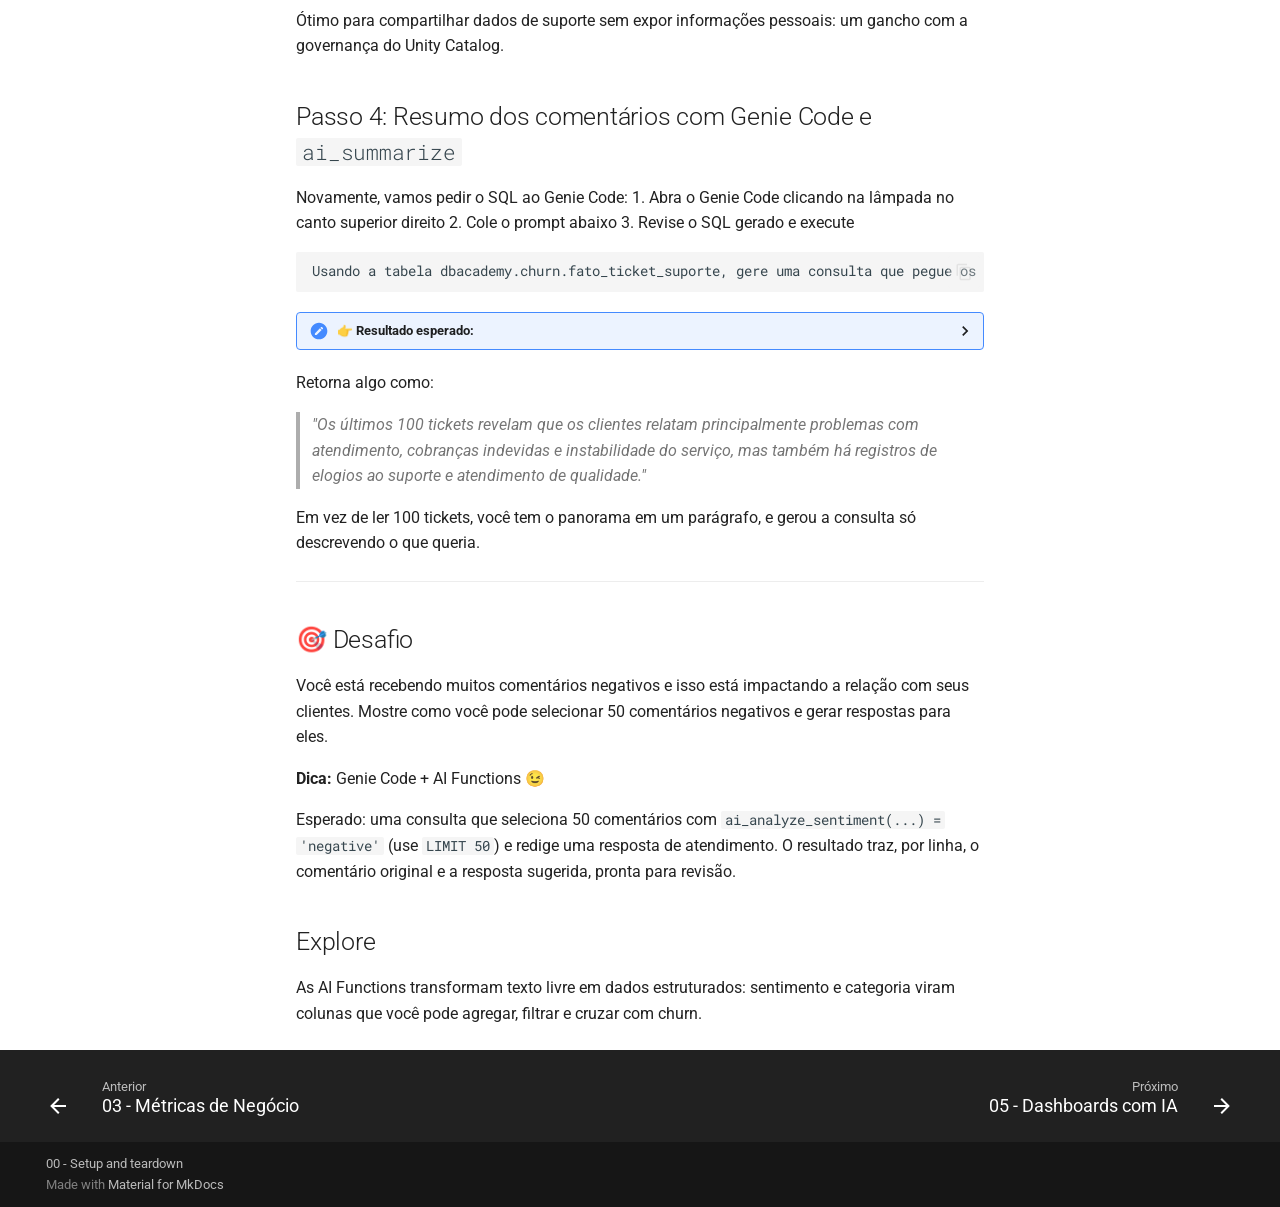
<file: 04 - IA Generativa no SQL/index.html>
<!doctype html>
<html lang="pt" class="no-js">
  <head>
    
      <meta charset="utf-8">
      <meta name="viewport" content="width=device-width,initial-scale=1">
      
        <meta name="description" content="Trilha hands-on de Análise de Clientes & Churn na plataforma Databricks">
      
      
      
        <link rel="canonical" href="https://cadubettanim.github.io/Databricks-Master-Training/04%20-%20IA%20Generativa%20no%20SQL/">
      
      
        <link rel="prev" href="../03%20-%20M%C3%A9tricas%20de%20Neg%C3%B3cio/">
      
      
        <link rel="next" href="../05%20-%20Dashboards%20com%20IA/">
      
      
        
      
      
      <link rel="icon" href="../assets/databricks-symbol.svg">
      <meta name="generator" content="mkdocs-1.6.1, mkdocs-material-9.7.7">
    
    
      
        <title>04 - IA Generativa no SQL - Databricks Master Training</title>
      
    
    
      <link rel="stylesheet" href="../assets/stylesheets/main.ec1eaa64.min.css">
      
        
        <link rel="stylesheet" href="../assets/stylesheets/palette.ab4e12ef.min.css">
      
      


    
    
      
    
    
      
        
        
        <link rel="preconnect" href="https://fonts.gstatic.com" crossorigin>
        <link rel="stylesheet" href="https://fonts.googleapis.com/css?family=Roboto:300,300i,400,400i,700,700i%7CRoboto+Mono:400,400i,700,700i&display=fallback">
        <style>:root{--md-text-font:"Roboto";--md-code-font:"Roboto Mono"}</style>
      
    
    
      <link rel="stylesheet" href="../assets/extra.css">
    
    <script>__md_scope=new URL("..",location),__md_hash=e=>[...e].reduce(((e,_)=>(e<<5)-e+_.charCodeAt(0)),0),__md_get=(e,_=localStorage,t=__md_scope)=>JSON.parse(_.getItem(t.pathname+"."+e)),__md_set=(e,_,t=localStorage,a=__md_scope)=>{try{t.setItem(a.pathname+"."+e,JSON.stringify(_))}catch(e){}}</script>
    
      

    
    
  </head>
  
  
    
    
      
    
    
    
    
    <body dir="ltr" data-md-color-scheme="default" data-md-color-primary="indigo" data-md-color-accent="indigo">
  
    
    <input class="md-toggle" data-md-toggle="drawer" type="checkbox" id="__drawer" autocomplete="off">
    <input class="md-toggle" data-md-toggle="search" type="checkbox" id="__search" autocomplete="off">
    <label class="md-overlay" for="__drawer"></label>
    <div data-md-component="skip">
      
        
        <a href="#04-ia-generativa-no-sql" class="md-skip">
          Pular para conteúdo
        </a>
      
    </div>
    <div data-md-component="announce">
      
    </div>
    
    
      

  

<header class="md-header md-header--shadow" data-md-component="header">
  <nav class="md-header__inner md-grid" aria-label="Cabeçalho">
    <a href=".." title="Databricks Master Training" class="md-header__button md-logo" aria-label="Databricks Master Training" data-md-component="logo">
      
  <img src="../assets/databricks-lockup-white.svg" alt="logo">

    </a>
    <label class="md-header__button md-icon" for="__drawer">
      
      <svg xmlns="http://www.w3.org/2000/svg" viewBox="0 0 24 24"><path d="M3 6h18v2H3zm0 5h18v2H3zm0 5h18v2H3z"/></svg>
    </label>
    <div class="md-header__title" data-md-component="header-title">
      <div class="md-header__ellipsis">
        <div class="md-header__topic">
          <span class="md-ellipsis">
            Databricks Master Training
          </span>
        </div>
        <div class="md-header__topic" data-md-component="header-topic">
          <span class="md-ellipsis">
            
              04 - IA Generativa no SQL
            
          </span>
        </div>
      </div>
    </div>
    
      
        <form class="md-header__option" data-md-component="palette">
  
    
    
    
    <input class="md-option" data-md-color-media="(prefers-color-scheme: light)" data-md-color-scheme="default" data-md-color-primary="indigo" data-md-color-accent="indigo"  aria-label="Modo escuro"  type="radio" name="__palette" id="__palette_0">
    
      <label class="md-header__button md-icon" title="Modo escuro" for="__palette_1" hidden>
        <svg xmlns="http://www.w3.org/2000/svg" viewBox="0 0 24 24"><path d="m17.75 4.09-2.53 1.94.91 3.06-2.63-1.81-2.63 1.81.91-3.06-2.53-1.94L12.44 4l1.06-3 1.06 3zm3.5 6.91-1.64 1.25.59 1.98-1.7-1.17-1.7 1.17.59-1.98L15.75 11l2.06-.05L18.5 9l.69 1.95zm-2.28 4.95c.83-.08 1.72 1.1 1.19 1.85-.32.45-.66.87-1.08 1.27C15.17 23 8.84 23 4.94 19.07c-3.91-3.9-3.91-10.24 0-14.14.4-.4.82-.76 1.27-1.08.75-.53 1.93.36 1.85 1.19-.27 2.86.69 5.83 2.89 8.02a9.96 9.96 0 0 0 8.02 2.89m-1.64 2.02a12.08 12.08 0 0 1-7.8-3.47c-2.17-2.19-3.33-5-3.49-7.82-2.81 3.14-2.7 7.96.31 10.98 3.02 3.01 7.84 3.12 10.98.31"/></svg>
      </label>
    
  
    
    
    
    <input class="md-option" data-md-color-media="(prefers-color-scheme: dark)" data-md-color-scheme="slate" data-md-color-primary="indigo" data-md-color-accent="indigo"  aria-label="Modo claro"  type="radio" name="__palette" id="__palette_1">
    
      <label class="md-header__button md-icon" title="Modo claro" for="__palette_0" hidden>
        <svg xmlns="http://www.w3.org/2000/svg" viewBox="0 0 24 24"><path d="M12 7a5 5 0 0 1 5 5 5 5 0 0 1-5 5 5 5 0 0 1-5-5 5 5 0 0 1 5-5m0 2a3 3 0 0 0-3 3 3 3 0 0 0 3 3 3 3 0 0 0 3-3 3 3 0 0 0-3-3m0-7 2.39 3.42C13.65 5.15 12.84 5 12 5s-1.65.15-2.39.42zM3.34 7l4.16-.35A7.2 7.2 0 0 0 5.94 8.5c-.44.74-.69 1.5-.83 2.29zm.02 10 1.76-3.77a7.131 7.131 0 0 0 2.38 4.14zM20.65 7l-1.77 3.79a7.02 7.02 0 0 0-2.38-4.15zm-.01 10-4.14.36c.59-.51 1.12-1.14 1.54-1.86.42-.73.69-1.5.83-2.29zM12 22l-2.41-3.44c.74.27 1.55.44 2.41.44.82 0 1.63-.17 2.37-.44z"/></svg>
      </label>
    
  
</form>
      
    
    
      <script>var palette=__md_get("__palette");if(palette&&palette.color){if("(prefers-color-scheme)"===palette.color.media){var media=matchMedia("(prefers-color-scheme: light)"),input=document.querySelector(media.matches?"[data-md-color-media='(prefers-color-scheme: light)']":"[data-md-color-media='(prefers-color-scheme: dark)']");palette.color.media=input.getAttribute("data-md-color-media"),palette.color.scheme=input.getAttribute("data-md-color-scheme"),palette.color.primary=input.getAttribute("data-md-color-primary"),palette.color.accent=input.getAttribute("data-md-color-accent")}for(var[key,value]of Object.entries(palette.color))document.body.setAttribute("data-md-color-"+key,value)}</script>
    
    
    
      
      
        <label class="md-header__button md-icon" for="__search">
          
          <svg xmlns="http://www.w3.org/2000/svg" viewBox="0 0 24 24"><path d="M9.5 3A6.5 6.5 0 0 1 16 9.5c0 1.61-.59 3.09-1.56 4.23l.27.27h.79l5 5-1.5 1.5-5-5v-.79l-.27-.27A6.52 6.52 0 0 1 9.5 16 6.5 6.5 0 0 1 3 9.5 6.5 6.5 0 0 1 9.5 3m0 2C7 5 5 7 5 9.5S7 14 9.5 14 14 12 14 9.5 12 5 9.5 5"/></svg>
        </label>
        <div class="md-search" data-md-component="search" role="dialog">
  <label class="md-search__overlay" for="__search"></label>
  <div class="md-search__inner" role="search">
    <form class="md-search__form" name="search">
      <input type="text" class="md-search__input" name="query" aria-label="Buscar" placeholder="Buscar" autocapitalize="off" autocorrect="off" autocomplete="off" spellcheck="false" data-md-component="search-query" required>
      <label class="md-search__icon md-icon" for="__search">
        
        <svg xmlns="http://www.w3.org/2000/svg" viewBox="0 0 24 24"><path d="M9.5 3A6.5 6.5 0 0 1 16 9.5c0 1.61-.59 3.09-1.56 4.23l.27.27h.79l5 5-1.5 1.5-5-5v-.79l-.27-.27A6.52 6.52 0 0 1 9.5 16 6.5 6.5 0 0 1 3 9.5 6.5 6.5 0 0 1 9.5 3m0 2C7 5 5 7 5 9.5S7 14 9.5 14 14 12 14 9.5 12 5 9.5 5"/></svg>
        
        <svg xmlns="http://www.w3.org/2000/svg" viewBox="0 0 24 24"><path d="M20 11v2H8l5.5 5.5-1.42 1.42L4.16 12l7.92-7.92L13.5 5.5 8 11z"/></svg>
      </label>
      <nav class="md-search__options" aria-label="Pesquisar">
        
        <button type="reset" class="md-search__icon md-icon" title="Limpar" aria-label="Limpar" tabindex="-1">
          
          <svg xmlns="http://www.w3.org/2000/svg" viewBox="0 0 24 24"><path d="M19 6.41 17.59 5 12 10.59 6.41 5 5 6.41 10.59 12 5 17.59 6.41 19 12 13.41 17.59 19 19 17.59 13.41 12z"/></svg>
        </button>
      </nav>
      
        <div class="md-search__suggest" data-md-component="search-suggest"></div>
      
    </form>
    <div class="md-search__output">
      <div class="md-search__scrollwrap" tabindex="0" data-md-scrollfix>
        <div class="md-search-result" data-md-component="search-result">
          <div class="md-search-result__meta">
            Inicializando busca
          </div>
          <ol class="md-search-result__list" role="presentation"></ol>
        </div>
      </div>
    </div>
  </div>
</div>
      
    
    
      <div class="md-header__source">
        <a href="https://github.com/CaduBettanim/Databricks-Master-Training" title="Ir para repositório" class="md-source" data-md-component="source">
  <div class="md-source__icon md-icon">
    
    <svg xmlns="http://www.w3.org/2000/svg" viewBox="0 0 448 512"><!--! Font Awesome Free 7.1.0 by @fontawesome - https://fontawesome.com License - https://fontawesome.com/license/free (Icons: CC BY 4.0, Fonts: SIL OFL 1.1, Code: MIT License) Copyright 2025 Fonticons, Inc.--><path d="M439.6 236.1 244 40.5c-5.4-5.5-12.8-8.5-20.4-8.5s-15 3-20.4 8.4L162.5 81l51.5 51.5c27.1-9.1 52.7 16.8 43.4 43.7l49.7 49.7c34.2-11.8 61.2 31 35.5 56.7-26.5 26.5-70.2-2.9-56-37.3L240.3 199v121.9c25.3 12.5 22.3 41.8 9.1 55-6.4 6.4-15.2 10.1-24.3 10.1s-17.8-3.6-24.3-10.1c-17.6-17.6-11.1-46.9 11.2-56v-123c-20.8-8.5-24.6-30.7-18.6-45L142.6 101 8.5 235.1C3 240.6 0 247.9 0 255.5s3 15 8.5 20.4l195.6 195.7c5.4 5.4 12.7 8.4 20.4 8.4s15-3 20.4-8.4l194.7-194.7c5.4-5.4 8.4-12.8 8.4-20.4s-3-15-8.4-20.4"/></svg>
  </div>
  <div class="md-source__repository">
    GitHub
  </div>
</a>
      </div>
    
  </nav>
  
</header>
    
    <div class="md-container" data-md-component="container">
      
      
        
          
        
      
      <main class="md-main" data-md-component="main">
        <div class="md-main__inner md-grid">
          
            
              
              <div class="md-sidebar md-sidebar--primary" data-md-component="sidebar" data-md-type="navigation" >
                <div class="md-sidebar__scrollwrap">
                  <div class="md-sidebar__inner">
                    



<nav class="md-nav md-nav--primary" aria-label="Navegação" data-md-level="0">
  <label class="md-nav__title" for="__drawer">
    <a href=".." title="Databricks Master Training" class="md-nav__button md-logo" aria-label="Databricks Master Training" data-md-component="logo">
      
  <img src="../assets/databricks-lockup-white.svg" alt="logo">

    </a>
    Databricks Master Training
  </label>
  
    <div class="md-nav__source">
      <a href="https://github.com/CaduBettanim/Databricks-Master-Training" title="Ir para repositório" class="md-source" data-md-component="source">
  <div class="md-source__icon md-icon">
    
    <svg xmlns="http://www.w3.org/2000/svg" viewBox="0 0 448 512"><!--! Font Awesome Free 7.1.0 by @fontawesome - https://fontawesome.com License - https://fontawesome.com/license/free (Icons: CC BY 4.0, Fonts: SIL OFL 1.1, Code: MIT License) Copyright 2025 Fonticons, Inc.--><path d="M439.6 236.1 244 40.5c-5.4-5.5-12.8-8.5-20.4-8.5s-15 3-20.4 8.4L162.5 81l51.5 51.5c27.1-9.1 52.7 16.8 43.4 43.7l49.7 49.7c34.2-11.8 61.2 31 35.5 56.7-26.5 26.5-70.2-2.9-56-37.3L240.3 199v121.9c25.3 12.5 22.3 41.8 9.1 55-6.4 6.4-15.2 10.1-24.3 10.1s-17.8-3.6-24.3-10.1c-17.6-17.6-11.1-46.9 11.2-56v-123c-20.8-8.5-24.6-30.7-18.6-45L142.6 101 8.5 235.1C3 240.6 0 247.9 0 255.5s3 15 8.5 20.4l195.6 195.7c5.4 5.4 12.7 8.4 20.4 8.4s15-3 20.4-8.4l194.7-194.7c5.4-5.4 8.4-12.8 8.4-20.4s-3-15-8.4-20.4"/></svg>
  </div>
  <div class="md-source__repository">
    GitHub
  </div>
</a>
    </div>
  
  <ul class="md-nav__list" data-md-scrollfix>
    
      
      
  
  
  
  
    <li class="md-nav__item">
      <a href=".." class="md-nav__link">
        
  
  
  <span class="md-ellipsis">
    
  
    Início
  

    
  </span>
  
  

      </a>
    </li>
  

    
      
      
  
  
  
  
    <li class="md-nav__item">
      <a href="../01%20-%20SQL%20com%20IA/" class="md-nav__link">
        
  
  
  <span class="md-ellipsis">
    
  
    01 - SQL com IA
  

    
  </span>
  
  

      </a>
    </li>
  

    
      
      
  
  
  
  
    <li class="md-nav__item">
      <a href="../02%20-%20Gera%C3%A7%C3%A3o%20de%20Alertas/" class="md-nav__link">
        
  
  
  <span class="md-ellipsis">
    
  
    02 - Geração de Alertas
  

    
  </span>
  
  

      </a>
    </li>
  

    
      
      
  
  
  
  
    <li class="md-nav__item">
      <a href="../03%20-%20M%C3%A9tricas%20de%20Neg%C3%B3cio/" class="md-nav__link">
        
  
  
  <span class="md-ellipsis">
    
  
    03 - Métricas de Negócio
  

    
  </span>
  
  

      </a>
    </li>
  

    
      
      
  
  
    
  
  
  
    <li class="md-nav__item md-nav__item--active">
      
      <input class="md-nav__toggle md-toggle" type="checkbox" id="__toc">
      
      
        
      
      
        <label class="md-nav__link md-nav__link--active" for="__toc">
          
  
  
  <span class="md-ellipsis">
    
  
    04 - IA Generativa no SQL
  

    
  </span>
  
  

          <span class="md-nav__icon md-icon"></span>
        </label>
      
      <a href="./" class="md-nav__link md-nav__link--active">
        
  
  
  <span class="md-ellipsis">
    
  
    04 - IA Generativa no SQL
  

    
  </span>
  
  

      </a>
      
        

<nav class="md-nav md-nav--secondary" aria-label="Índice">
  
  
  
    
  
  
    <label class="md-nav__title" for="__toc">
      <span class="md-nav__icon md-icon"></span>
      Índice
    </label>
    <ul class="md-nav__list" data-md-component="toc" data-md-scrollfix>
      
        <li class="md-nav__item">
  <a href="#objetivo" class="md-nav__link">
    <span class="md-ellipsis">
      
        Objetivo
      
    </span>
  </a>
  
</li>
      
        <li class="md-nav__item">
  <a href="#passo-0-abrir-o-sql-editor" class="md-nav__link">
    <span class="md-ellipsis">
      
        Passo 0: Abrir o SQL Editor
      
    </span>
  </a>
  
</li>
      
        <li class="md-nav__item">
  <a href="#passo-1-analise-de-sentimento" class="md-nav__link">
    <span class="md-ellipsis">
      
        Passo 1: Análise de sentimento
      
    </span>
  </a>
  
    <nav class="md-nav" aria-label="Passo 1: Análise de sentimento">
      <ul class="md-nav__list">
        
          <li class="md-nav__item">
  <a href="#1a-sentimento-com-ai_analyze_sentiment" class="md-nav__link">
    <span class="md-ellipsis">
      
        1a. Sentimento com ai_analyze_sentiment
      
    </span>
  </a>
  
</li>
        
          <li class="md-nav__item">
  <a href="#1b-distribuicao-de-sentimento-com-genie-code-ultimos-100" class="md-nav__link">
    <span class="md-ellipsis">
      
        1b. Distribuição de sentimento com Genie Code (últimos 100)
      
    </span>
  </a>
  
</li>
        
      </ul>
    </nav>
  
</li>
      
        <li class="md-nav__item">
  <a href="#passo-2-classificacao" class="md-nav__link">
    <span class="md-ellipsis">
      
        Passo 2: Classificação
      
    </span>
  </a>
  
    <nav class="md-nav" aria-label="Passo 2: Classificação">
      <ul class="md-nav__list">
        
          <li class="md-nav__item">
  <a href="#2a-classificacao-com-ai_classify" class="md-nav__link">
    <span class="md-ellipsis">
      
        2a. Classificação com ai_classify
      
    </span>
  </a>
  
</li>
        
      </ul>
    </nav>
  
</li>
      
        <li class="md-nav__item">
  <a href="#passo-3-mascaramento-de-pii-com-ai_mask" class="md-nav__link">
    <span class="md-ellipsis">
      
        Passo 3: Mascaramento de PII com ai_mask
      
    </span>
  </a>
  
</li>
      
        <li class="md-nav__item">
  <a href="#passo-4-resumo-dos-comentarios-com-genie-code-e-ai_summarize" class="md-nav__link">
    <span class="md-ellipsis">
      
        Passo 4: Resumo dos comentários com Genie Code e ai_summarize
      
    </span>
  </a>
  
</li>
      
        <li class="md-nav__item">
  <a href="#desafio" class="md-nav__link">
    <span class="md-ellipsis">
      
        🎯 Desafio
      
    </span>
  </a>
  
</li>
      
        <li class="md-nav__item">
  <a href="#explore" class="md-nav__link">
    <span class="md-ellipsis">
      
        Explore
      
    </span>
  </a>
  
</li>
      
    </ul>
  
</nav>
      
    </li>
  

    
      
      
  
  
  
  
    <li class="md-nav__item">
      <a href="../05%20-%20Dashboards%20com%20IA/" class="md-nav__link">
        
  
  
  <span class="md-ellipsis">
    
  
    05 - Dashboards com IA
  

    
  </span>
  
  

      </a>
    </li>
  

    
      
      
  
  
  
  
    <li class="md-nav__item">
      <a href="../06 - Previsão de Churn (ML)/README.md" class="md-nav__link">
        
  
  
  <span class="md-ellipsis">
    
  
    06 - Previsão de Churn (ML)
  

    
  </span>
  
  

      </a>
    </li>
  

    
      
      
  
  
  
  
    <li class="md-nav__item">
      <a href="../07%20-%20An%C3%A1lise%20de%20Dados%20Multi-Agent/" class="md-nav__link">
        
  
  
  <span class="md-ellipsis">
    
  
    07 - Análise de Dados Multi-Agent
  

    
  </span>
  
  

      </a>
    </li>
  

    
      
      
  
  
  
  
    <li class="md-nav__item">
      <a href="../08 - Retenção com ML e GenAI/README.md" class="md-nav__link">
        
  
  
  <span class="md-ellipsis">
    
  
    08 - Retenção com ML e GenAI
  

    
  </span>
  
  

      </a>
    </li>
  

    
      
      
  
  
  
  
    <li class="md-nav__item">
      <a href="../09 - Criação de Apps/README.md" class="md-nav__link">
        
  
  
  <span class="md-ellipsis">
    
  
    09 - Criação de Apps
  

    
  </span>
  
  

      </a>
    </li>
  

    
      
      
  
  
  
  
    <li class="md-nav__item">
      <a href="../10 - Fechamento (Próximos Passos)/README.md" class="md-nav__link">
        
  
  
  <span class="md-ellipsis">
    
  
    10 - Fechamento (Próximos Passos)
  

    
  </span>
  
  

      </a>
    </li>
  

    
  </ul>
</nav>
                  </div>
                </div>
              </div>
            
            
              
              <div class="md-sidebar md-sidebar--secondary" data-md-component="sidebar" data-md-type="toc" >
                <div class="md-sidebar__scrollwrap">
                  <div class="md-sidebar__inner">
                    

<nav class="md-nav md-nav--secondary" aria-label="Índice">
  
  
  
    
  
  
    <label class="md-nav__title" for="__toc">
      <span class="md-nav__icon md-icon"></span>
      Índice
    </label>
    <ul class="md-nav__list" data-md-component="toc" data-md-scrollfix>
      
        <li class="md-nav__item">
  <a href="#objetivo" class="md-nav__link">
    <span class="md-ellipsis">
      
        Objetivo
      
    </span>
  </a>
  
</li>
      
        <li class="md-nav__item">
  <a href="#passo-0-abrir-o-sql-editor" class="md-nav__link">
    <span class="md-ellipsis">
      
        Passo 0: Abrir o SQL Editor
      
    </span>
  </a>
  
</li>
      
        <li class="md-nav__item">
  <a href="#passo-1-analise-de-sentimento" class="md-nav__link">
    <span class="md-ellipsis">
      
        Passo 1: Análise de sentimento
      
    </span>
  </a>
  
    <nav class="md-nav" aria-label="Passo 1: Análise de sentimento">
      <ul class="md-nav__list">
        
          <li class="md-nav__item">
  <a href="#1a-sentimento-com-ai_analyze_sentiment" class="md-nav__link">
    <span class="md-ellipsis">
      
        1a. Sentimento com ai_analyze_sentiment
      
    </span>
  </a>
  
</li>
        
          <li class="md-nav__item">
  <a href="#1b-distribuicao-de-sentimento-com-genie-code-ultimos-100" class="md-nav__link">
    <span class="md-ellipsis">
      
        1b. Distribuição de sentimento com Genie Code (últimos 100)
      
    </span>
  </a>
  
</li>
        
      </ul>
    </nav>
  
</li>
      
        <li class="md-nav__item">
  <a href="#passo-2-classificacao" class="md-nav__link">
    <span class="md-ellipsis">
      
        Passo 2: Classificação
      
    </span>
  </a>
  
    <nav class="md-nav" aria-label="Passo 2: Classificação">
      <ul class="md-nav__list">
        
          <li class="md-nav__item">
  <a href="#2a-classificacao-com-ai_classify" class="md-nav__link">
    <span class="md-ellipsis">
      
        2a. Classificação com ai_classify
      
    </span>
  </a>
  
</li>
        
      </ul>
    </nav>
  
</li>
      
        <li class="md-nav__item">
  <a href="#passo-3-mascaramento-de-pii-com-ai_mask" class="md-nav__link">
    <span class="md-ellipsis">
      
        Passo 3: Mascaramento de PII com ai_mask
      
    </span>
  </a>
  
</li>
      
        <li class="md-nav__item">
  <a href="#passo-4-resumo-dos-comentarios-com-genie-code-e-ai_summarize" class="md-nav__link">
    <span class="md-ellipsis">
      
        Passo 4: Resumo dos comentários com Genie Code e ai_summarize
      
    </span>
  </a>
  
</li>
      
        <li class="md-nav__item">
  <a href="#desafio" class="md-nav__link">
    <span class="md-ellipsis">
      
        🎯 Desafio
      
    </span>
  </a>
  
</li>
      
        <li class="md-nav__item">
  <a href="#explore" class="md-nav__link">
    <span class="md-ellipsis">
      
        Explore
      
    </span>
  </a>
  
</li>
      
    </ul>
  
</nav>
                  </div>
                </div>
              </div>
            
          
          
            <div class="md-content" data-md-component="content">
              
              <article class="md-content__inner md-typeset">
                
                  


  
  


<h1 id="04-ia-generativa-no-sql">04 - IA Generativa no SQL</h1>
<p><img alt="Trilha do Master Training com destaque no que foi construído até o Exercício 04" src="../assets/04%20-%20arquitetura.gif?v=20260928" /></p>
<blockquote>
<p><em>Em destaque, o que você já construiu na trilha até este ponto; em cinza, o que ainda vem.</em></p>
</blockquote>
<p>Vamos aplicar <strong>IA Generativa direto no SQL</strong> sobre o texto dos tickets de suporte (a "voz do cliente"), sem treinar modelo e sem sair do SQL Editor.</p>
<blockquote>
<p>Você pode encontrar todas as consultas usadas aqui em <a href="ai_functions.sql"><code>ai_functions.sql</code></a></p>
</blockquote>
<h2 id="objetivo">Objetivo</h2>
<p>Usar as <strong>AI Functions</strong> do Databricks para analisar o campo <code>texto_reclamacao</code> da tabela <code>fato_ticket_suporte</code>:
- <code>ai_analyze_sentiment</code>: sentimento (positive / neutral / negative)
- <code>ai_classify</code>: classificar o assunto do ticket
- <code>ai_mask</code>: mascarar dados pessoais (PII)
- <code>ai_summarize</code>: resumir as principais dores</p>
<blockquote>
<p>As funções chamam um modelo de IA, então podem levar alguns segundos por linha. Por isso as consultas usam <code>LIMIT</code></p>
</blockquote>
<hr />
<h2 id="passo-0-abrir-o-sql-editor">Passo 0: Abrir o SQL Editor</h2>
<ol>
<li>No menu lateral à esquerda, selecione <strong>SQL Editor</strong></li>
<li>Você já deverá ser direcionado ao editor com uma query, caso contrário, crie uma através de <strong>SQL Query</strong> abaixo de <strong>Create New</strong></li>
</ol>
<p>Para cada consulta deste exercício, copie a consulta clicando no ícone de dois quadrados no canto do bloco, cole no SQL Editor e rode.</p>
<h2 id="passo-1-analise-de-sentimento">Passo 1: Análise de sentimento</h2>
<h3 id="1a-sentimento-com-ai_analyze_sentiment">1a. Sentimento com <code>ai_analyze_sentiment</code></h3>
<p><div class="highlight"><pre><span></span><code><a id="__codelineno-0-1" name="__codelineno-0-1" href="#__codelineno-0-1"></a><span class="k">WITH</span><span class="w"> </span><span class="n">amostra</span><span class="w"> </span><span class="k">AS</span><span class="w"> </span><span class="p">(</span>
<a id="__codelineno-0-2" name="__codelineno-0-2" href="#__codelineno-0-2"></a><span class="w">    </span><span class="p">(</span><span class="w"> </span><span class="k">SELECT</span><span class="w"> </span><span class="n">texto_reclamacao</span><span class="p">,</span><span class="w"> </span><span class="n">csat</span><span class="w"> </span><span class="k">FROM</span><span class="w"> </span><span class="n">dbacademy</span><span class="p">.</span><span class="n">churn</span><span class="p">.</span><span class="n">fato_ticket_suporte</span><span class="w"> </span><span class="k">WHERE</span><span class="w"> </span><span class="n">csat</span><span class="w"> </span><span class="o">=</span><span class="w"> </span><span class="mi">5</span><span class="w"> </span><span class="k">ORDER</span><span class="w"> </span><span class="k">BY</span><span class="w"> </span><span class="n">id_ticket</span><span class="w"> </span><span class="k">LIMIT</span><span class="w"> </span><span class="mi">2</span><span class="p">)</span>
<a id="__codelineno-0-3" name="__codelineno-0-3" href="#__codelineno-0-3"></a><span class="w">    </span><span class="k">UNION</span><span class="w"> </span><span class="k">ALL</span>
<a id="__codelineno-0-4" name="__codelineno-0-4" href="#__codelineno-0-4"></a><span class="w">    </span><span class="p">(</span><span class="w"> </span><span class="k">SELECT</span><span class="w"> </span><span class="n">texto_reclamacao</span><span class="p">,</span><span class="w"> </span><span class="n">csat</span><span class="w"> </span><span class="k">FROM</span><span class="w"> </span><span class="n">dbacademy</span><span class="p">.</span><span class="n">churn</span><span class="p">.</span><span class="n">fato_ticket_suporte</span><span class="w"> </span><span class="k">WHERE</span><span class="w"> </span><span class="n">csat</span><span class="w"> </span><span class="o">=</span><span class="w"> </span><span class="mi">3</span><span class="w"> </span><span class="k">ORDER</span><span class="w"> </span><span class="k">BY</span><span class="w"> </span><span class="n">id_ticket</span><span class="w"> </span><span class="k">LIMIT</span><span class="w"> </span><span class="mi">2</span><span class="p">)</span>
<a id="__codelineno-0-5" name="__codelineno-0-5" href="#__codelineno-0-5"></a><span class="w">    </span><span class="k">UNION</span><span class="w"> </span><span class="k">ALL</span>
<a id="__codelineno-0-6" name="__codelineno-0-6" href="#__codelineno-0-6"></a><span class="w">    </span><span class="p">(</span><span class="w"> </span><span class="k">SELECT</span><span class="w"> </span><span class="n">texto_reclamacao</span><span class="p">,</span><span class="w"> </span><span class="n">csat</span><span class="w"> </span><span class="k">FROM</span><span class="w"> </span><span class="n">dbacademy</span><span class="p">.</span><span class="n">churn</span><span class="p">.</span><span class="n">fato_ticket_suporte</span><span class="w"> </span><span class="k">WHERE</span><span class="w"> </span><span class="n">csat</span><span class="w"> </span><span class="o">=</span><span class="w"> </span><span class="mi">1</span><span class="w"> </span><span class="k">ORDER</span><span class="w"> </span><span class="k">BY</span><span class="w"> </span><span class="n">id_ticket</span><span class="w"> </span><span class="k">LIMIT</span><span class="w"> </span><span class="mi">2</span><span class="p">)</span>
<a id="__codelineno-0-7" name="__codelineno-0-7" href="#__codelineno-0-7"></a><span class="p">)</span>
<a id="__codelineno-0-8" name="__codelineno-0-8" href="#__codelineno-0-8"></a><span class="k">SELECT</span>
<a id="__codelineno-0-9" name="__codelineno-0-9" href="#__codelineno-0-9"></a><span class="w">    </span><span class="k">LEFT</span><span class="p">(</span><span class="n">texto_reclamacao</span><span class="p">,</span><span class="w"> </span><span class="mi">60</span><span class="p">)</span><span class="w"> </span><span class="k">AS</span><span class="w"> </span><span class="n">trecho</span><span class="p">,</span>
<a id="__codelineno-0-10" name="__codelineno-0-10" href="#__codelineno-0-10"></a><span class="w">    </span><span class="n">csat</span><span class="p">,</span>
<a id="__codelineno-0-11" name="__codelineno-0-11" href="#__codelineno-0-11"></a><span class="w">    </span><span class="n">ai_analyze_sentiment</span><span class="p">(</span><span class="n">texto_reclamacao</span><span class="p">)</span><span class="w"> </span><span class="k">AS</span><span class="w"> </span><span class="n">sentimento</span>
<a id="__codelineno-0-12" name="__codelineno-0-12" href="#__codelineno-0-12"></a><span class="k">FROM</span><span class="w"> </span><span class="n">amostra</span>
<a id="__codelineno-0-13" name="__codelineno-0-13" href="#__codelineno-0-13"></a><span class="k">ORDER</span><span class="w"> </span><span class="k">BY</span><span class="w"> </span><span class="n">csat</span><span class="w"> </span><span class="k">DESC</span><span class="p">;</span>
</code></pre></div>
Resultado:
- <code>csat 5 → positive</code>
- <code>csat 3 → neutral</code>
- <code>csat 1 → negative</code></p>
<p>O sentimento acompanha a nota.</p>
<blockquote>
<p><strong>Dica:</strong> usamos uma amostra variada (csat 5, 3 e 1) de propósito, para ver a IA distinguindo os casos. Se você ordenar só pelos piores tickets, tudo volta negativo. O <code>ORDER BY id_ticket</code> garante que toda a turma veja os <strong>mesmos</strong> tickets: sem ele, o <code>LIMIT 2</code> pega linhas quaisquer, e alguns tickets de csat 3 têm texto positivo ("Estou satisfeito...").</p>
</blockquote>
<h3 id="1b-distribuicao-de-sentimento-com-genie-code-ultimos-100">1b. Distribuição de sentimento com Genie Code (últimos 100)</h3>
<p>Agora vamos pedir o SQL ao Genie Code em vez de escrevê-lo:
1. Abra o Genie Code clicando na lâmpada no canto superior direito
2. Cole o prompt abaixo
3. Revise o SQL gerado e execute
<div class="highlight"><pre><span></span><code><a id="__codelineno-1-1" name="__codelineno-1-1" href="#__codelineno-1-1"></a>Usando a tabela dbacademy.churn.fato_ticket_suporte, escreva uma consulta que aplique ai_analyze_sentiment na coluna texto_reclamacao dos últimos 100 tickets (por data_abertura) e conte quantos são positivos, neutros e negativos.
</code></pre></div></p>
<details>
<summary>👉 Resultado esperado:</summary>

<div class="highlight"><pre><span></span><code><a id="__codelineno-2-1" name="__codelineno-2-1" href="#__codelineno-2-1"></a><span class="k">SELECT</span>
<a id="__codelineno-2-2" name="__codelineno-2-2" href="#__codelineno-2-2"></a><span class="w">    </span><span class="n">sentimento</span><span class="p">,</span>
<a id="__codelineno-2-3" name="__codelineno-2-3" href="#__codelineno-2-3"></a><span class="w">    </span><span class="k">COUNT</span><span class="p">(</span><span class="o">*</span><span class="p">)</span><span class="w"> </span><span class="k">AS</span><span class="w"> </span><span class="n">qtd</span>
<a id="__codelineno-2-4" name="__codelineno-2-4" href="#__codelineno-2-4"></a><span class="k">FROM</span><span class="w"> </span><span class="p">(</span>
<a id="__codelineno-2-5" name="__codelineno-2-5" href="#__codelineno-2-5"></a><span class="w">    </span><span class="k">SELECT</span>
<a id="__codelineno-2-6" name="__codelineno-2-6" href="#__codelineno-2-6"></a><span class="w">        </span><span class="n">ai_analyze_sentiment</span><span class="p">(</span><span class="n">texto_reclamacao</span><span class="p">)</span><span class="w"> </span><span class="k">AS</span><span class="w"> </span><span class="n">sentimento</span>
<a id="__codelineno-2-7" name="__codelineno-2-7" href="#__codelineno-2-7"></a><span class="w">    </span><span class="k">FROM</span><span class="w"> </span><span class="n">dbacademy</span><span class="p">.</span><span class="n">churn</span><span class="p">.</span><span class="n">fato_ticket_suporte</span>
<a id="__codelineno-2-8" name="__codelineno-2-8" href="#__codelineno-2-8"></a><span class="w">    </span><span class="k">ORDER</span><span class="w"> </span><span class="k">BY</span><span class="w"> </span><span class="n">data_abertura</span><span class="w"> </span><span class="k">DESC</span>
<a id="__codelineno-2-9" name="__codelineno-2-9" href="#__codelineno-2-9"></a><span class="w">    </span><span class="k">LIMIT</span><span class="w"> </span><span class="mi">100</span>
<a id="__codelineno-2-10" name="__codelineno-2-10" href="#__codelineno-2-10"></a><span class="p">)</span>
<a id="__codelineno-2-11" name="__codelineno-2-11" href="#__codelineno-2-11"></a><span class="k">GROUP</span><span class="w"> </span><span class="k">BY</span><span class="w"> </span><span class="n">sentimento</span>
<a id="__codelineno-2-12" name="__codelineno-2-12" href="#__codelineno-2-12"></a><span class="k">ORDER</span><span class="w"> </span><span class="k">BY</span><span class="w"> </span><span class="n">qtd</span><span class="w"> </span><span class="k">DESC</span><span class="p">;</span>
</code></pre></div>

</details>

<p>Resultado esperado (últimos 100), podendo variar 1–2 por ser IA:
- <strong>~32</strong> positive
- <strong>~36</strong> neutral
- <strong>~32</strong> negative</p>
<blockquote>
<p>O texto livre virou um indicador contável, e você gerou a consulta só descrevendo o que queria</p>
</blockquote>
<h2 id="passo-2-classificacao">Passo 2: Classificação</h2>
<h3 id="2a-classificacao-com-ai_classify">2a. Classificação com <code>ai_classify</code></h3>
<p><div class="highlight"><pre><span></span><code><a id="__codelineno-3-1" name="__codelineno-3-1" href="#__codelineno-3-1"></a><span class="k">WITH</span><span class="w"> </span><span class="n">amostra</span><span class="w"> </span><span class="k">AS</span><span class="w"> </span><span class="p">(</span>
<a id="__codelineno-3-2" name="__codelineno-3-2" href="#__codelineno-3-2"></a><span class="w">    </span><span class="p">(</span><span class="k">SELECT</span><span class="w"> </span><span class="n">texto_reclamacao</span><span class="p">,</span><span class="w"> </span><span class="n">csat</span><span class="w"> </span><span class="k">FROM</span><span class="w"> </span><span class="n">dbacademy</span><span class="p">.</span><span class="n">churn</span><span class="p">.</span><span class="n">fato_ticket_suporte</span><span class="w"> </span><span class="k">WHERE</span><span class="w"> </span><span class="n">csat</span><span class="w"> </span><span class="o">=</span><span class="w"> </span><span class="mi">5</span><span class="w"> </span><span class="k">ORDER</span><span class="w"> </span><span class="k">BY</span><span class="w"> </span><span class="n">id_ticket</span><span class="w"> </span><span class="k">LIMIT</span><span class="w"> </span><span class="mi">2</span><span class="p">)</span>
<a id="__codelineno-3-3" name="__codelineno-3-3" href="#__codelineno-3-3"></a><span class="w">    </span><span class="k">UNION</span><span class="w"> </span><span class="k">ALL</span>
<a id="__codelineno-3-4" name="__codelineno-3-4" href="#__codelineno-3-4"></a><span class="w">    </span><span class="p">(</span><span class="k">SELECT</span><span class="w"> </span><span class="n">texto_reclamacao</span><span class="p">,</span><span class="w"> </span><span class="n">csat</span><span class="w"> </span><span class="k">FROM</span><span class="w"> </span><span class="n">dbacademy</span><span class="p">.</span><span class="n">churn</span><span class="p">.</span><span class="n">fato_ticket_suporte</span><span class="w"> </span><span class="k">WHERE</span><span class="w"> </span><span class="n">csat</span><span class="w"> </span><span class="o">=</span><span class="w"> </span><span class="mi">3</span><span class="w"> </span><span class="k">ORDER</span><span class="w"> </span><span class="k">BY</span><span class="w"> </span><span class="n">id_ticket</span><span class="w"> </span><span class="k">LIMIT</span><span class="w"> </span><span class="mi">2</span><span class="p">)</span>
<a id="__codelineno-3-5" name="__codelineno-3-5" href="#__codelineno-3-5"></a><span class="w">    </span><span class="k">UNION</span><span class="w"> </span><span class="k">ALL</span>
<a id="__codelineno-3-6" name="__codelineno-3-6" href="#__codelineno-3-6"></a><span class="w">    </span><span class="p">(</span><span class="k">SELECT</span><span class="w"> </span><span class="n">texto_reclamacao</span><span class="p">,</span><span class="w"> </span><span class="n">csat</span><span class="w"> </span><span class="k">FROM</span><span class="w"> </span><span class="n">dbacademy</span><span class="p">.</span><span class="n">churn</span><span class="p">.</span><span class="n">fato_ticket_suporte</span><span class="w"> </span><span class="k">WHERE</span><span class="w"> </span><span class="n">csat</span><span class="w"> </span><span class="o">=</span><span class="w"> </span><span class="mi">1</span><span class="w"> </span><span class="k">ORDER</span><span class="w"> </span><span class="k">BY</span><span class="w"> </span><span class="n">id_ticket</span><span class="w"> </span><span class="k">LIMIT</span><span class="w"> </span><span class="mi">2</span><span class="p">)</span>
<a id="__codelineno-3-7" name="__codelineno-3-7" href="#__codelineno-3-7"></a><span class="p">)</span>
<a id="__codelineno-3-8" name="__codelineno-3-8" href="#__codelineno-3-8"></a><span class="k">SELECT</span>
<a id="__codelineno-3-9" name="__codelineno-3-9" href="#__codelineno-3-9"></a><span class="w">    </span><span class="k">LEFT</span><span class="p">(</span><span class="n">texto_reclamacao</span><span class="p">,</span><span class="w"> </span><span class="mi">60</span><span class="p">)</span><span class="w"> </span><span class="k">AS</span><span class="w"> </span><span class="n">trecho</span><span class="p">,</span>
<a id="__codelineno-3-10" name="__codelineno-3-10" href="#__codelineno-3-10"></a><span class="w">    </span><span class="n">csat</span><span class="p">,</span>
<a id="__codelineno-3-11" name="__codelineno-3-11" href="#__codelineno-3-11"></a><span class="w">    </span><span class="n">ai_classify</span><span class="p">(</span><span class="n">texto_reclamacao</span><span class="p">,</span><span class="w"> </span><span class="nb">ARRAY</span><span class="p">(</span><span class="s1">'Cobrança'</span><span class="p">,</span><span class="s1">'Técnico'</span><span class="p">,</span><span class="s1">'Cancelamento'</span><span class="p">,</span><span class="s1">'Elogio'</span><span class="p">,</span><span class="s1">'Dúvida'</span><span class="p">))</span><span class="w"> </span><span class="k">AS</span><span class="w"> </span><span class="n">categoria_ia</span>
<a id="__codelineno-3-12" name="__codelineno-3-12" href="#__codelineno-3-12"></a><span class="k">FROM</span><span class="w"> </span><span class="n">amostra</span>
<a id="__codelineno-3-13" name="__codelineno-3-13" href="#__codelineno-3-13"></a><span class="k">ORDER</span><span class="w"> </span><span class="k">BY</span><span class="w"> </span><span class="n">csat</span><span class="w"> </span><span class="k">DESC</span><span class="p">;</span>
</code></pre></div>
A IA lê o texto livre e escolhe uma das categorias que você definiu (ex.: elogio → <code>Elogio</code>, "já pedi cancelamento…" → <code>Cancelamento</code>).</p>
<h2 id="passo-3-mascaramento-de-pii-com-ai_mask">Passo 3: Mascaramento de PII com <code>ai_mask</code></h2>
<p><div class="highlight"><pre><span></span><code><a id="__codelineno-4-1" name="__codelineno-4-1" href="#__codelineno-4-1"></a><span class="k">SELECT</span>
<a id="__codelineno-4-2" name="__codelineno-4-2" href="#__codelineno-4-2"></a><span class="w">    </span><span class="n">ai_mask</span><span class="p">(</span><span class="n">texto_reclamacao</span><span class="p">,</span><span class="w"> </span><span class="nb">ARRAY</span><span class="p">(</span><span class="s1">'person'</span><span class="p">,</span><span class="s1">'phone'</span><span class="p">,</span><span class="s1">'email'</span><span class="p">))</span><span class="w"> </span><span class="k">AS</span><span class="w"> </span><span class="n">texto_anonimizado</span>
<a id="__codelineno-4-3" name="__codelineno-4-3" href="#__codelineno-4-3"></a><span class="k">FROM</span><span class="w"> </span><span class="n">dbacademy</span><span class="p">.</span><span class="n">churn</span><span class="p">.</span><span class="n">fato_ticket_suporte</span>
<a id="__codelineno-4-4" name="__codelineno-4-4" href="#__codelineno-4-4"></a><span class="k">WHERE</span><span class="w"> </span><span class="n">texto_reclamacao</span><span class="w"> </span><span class="k">LIKE</span><span class="w"> </span><span class="s1">'%@%'</span><span class="w"> </span><span class="k">OR</span><span class="w"> </span><span class="n">texto_reclamacao</span><span class="w"> </span><span class="k">LIKE</span><span class="w"> </span><span class="s1">'%-____%'</span>
<a id="__codelineno-4-5" name="__codelineno-4-5" href="#__codelineno-4-5"></a><span class="k">LIMIT</span><span class="w"> </span><span class="mi">5</span><span class="p">;</span>
</code></pre></div>
Ex.: <em>"Meu email é c00015@exemplo.com.br e ainda não recebi retorno."</em> → <em>"Meu email é </em><em>[MASKED]</em><em> e ainda não recebi retorno."</em></p>
<p>Ótimo para compartilhar dados de suporte sem expor informações pessoais: um gancho com a governança do Unity Catalog.</p>
<h2 id="passo-4-resumo-dos-comentarios-com-genie-code-e-ai_summarize">Passo 4: Resumo dos comentários com Genie Code e <code>ai_summarize</code></h2>
<p>Novamente, vamos pedir o SQL ao Genie Code:
1. Abra o Genie Code clicando na lâmpada no canto superior direito
2. Cole o prompt abaixo
3. Revise o SQL gerado e execute
<div class="highlight"><pre><span></span><code><a id="__codelineno-5-1" name="__codelineno-5-1" href="#__codelineno-5-1"></a>Usando a tabela dbacademy.churn.fato_ticket_suporte, gere uma consulta que pegue os últimos 100 comentários e use ai_summarize para resumir o que os clientes estão dizendo.
</code></pre></div></p>
<details>
<summary>👉 Resultado esperado:</summary>

<div class="highlight"><pre><span></span><code><a id="__codelineno-6-1" name="__codelineno-6-1" href="#__codelineno-6-1"></a><span class="k">SELECT</span>
<a id="__codelineno-6-2" name="__codelineno-6-2" href="#__codelineno-6-2"></a><span class="w">    </span><span class="n">ai_summarize</span><span class="p">(</span><span class="n">array_join</span><span class="p">(</span><span class="n">collect_list</span><span class="p">(</span><span class="n">texto_reclamacao</span><span class="p">),</span><span class="w"> </span><span class="s1">' | '</span><span class="p">),</span><span class="w"> </span><span class="mi">150</span><span class="p">)</span><span class="w"> </span><span class="k">AS</span><span class="w"> </span><span class="n">resumo</span>
<a id="__codelineno-6-3" name="__codelineno-6-3" href="#__codelineno-6-3"></a><span class="k">FROM</span><span class="w"> </span><span class="p">(</span>
<a id="__codelineno-6-4" name="__codelineno-6-4" href="#__codelineno-6-4"></a><span class="w">    </span><span class="k">SELECT</span>
<a id="__codelineno-6-5" name="__codelineno-6-5" href="#__codelineno-6-5"></a><span class="w">        </span><span class="n">texto_reclamacao</span>
<a id="__codelineno-6-6" name="__codelineno-6-6" href="#__codelineno-6-6"></a><span class="w">    </span><span class="k">FROM</span><span class="w"> </span><span class="n">dbacademy</span><span class="p">.</span><span class="n">churn</span><span class="p">.</span><span class="n">fato_ticket_suporte</span>
<a id="__codelineno-6-7" name="__codelineno-6-7" href="#__codelineno-6-7"></a><span class="w">    </span><span class="k">ORDER</span><span class="w"> </span><span class="k">BY</span><span class="w"> </span><span class="n">data_abertura</span><span class="w"> </span><span class="k">DESC</span>
<a id="__codelineno-6-8" name="__codelineno-6-8" href="#__codelineno-6-8"></a><span class="w">    </span><span class="k">LIMIT</span><span class="w"> </span><span class="mi">100</span>
<a id="__codelineno-6-9" name="__codelineno-6-9" href="#__codelineno-6-9"></a><span class="p">);</span>
</code></pre></div>

</details>

<p>Retorna algo como:</p>
<blockquote>
<p><em>"Os últimos 100 tickets revelam que os clientes relatam principalmente problemas com atendimento, cobranças indevidas e instabilidade do serviço, mas também há registros de elogios ao suporte e atendimento de qualidade."</em></p>
</blockquote>
<p>Em vez de ler 100 tickets, você tem o panorama em um parágrafo, e gerou a consulta só descrevendo o que queria.</p>
<hr />
<h2 id="desafio">🎯 Desafio</h2>
<p>Você está recebendo muitos comentários negativos e isso está impactando a relação com seus clientes. Mostre como você pode selecionar 50 comentários negativos e gerar respostas para eles.</p>
<p><strong>Dica:</strong> Genie Code + AI Functions 😉</p>
<p>Esperado: uma consulta que seleciona 50 comentários com <code>ai_analyze_sentiment(...) = 'negative'</code> (use <code>LIMIT 50</code>) e redige uma resposta de atendimento. O resultado traz, por linha, o comentário original e a resposta sugerida, pronta para revisão.</p>
<h2 id="explore">Explore</h2>
<p>As AI Functions transformam texto livre em dados estruturados: sentimento e categoria viram colunas que você pode agregar, filtrar e cruzar com churn.</p>












                
              </article>
            </div>
          
          
<script>var target=document.getElementById(location.hash.slice(1));target&&target.name&&(target.checked=target.name.startsWith("__tabbed_"))</script>
        </div>
        
          <button type="button" class="md-top md-icon" data-md-component="top" hidden>
  
  <svg xmlns="http://www.w3.org/2000/svg" viewBox="0 0 24 24"><path d="M13 20h-2V8l-5.5 5.5-1.42-1.42L12 4.16l7.92 7.92-1.42 1.42L13 8z"/></svg>
  Voltar para o topo
</button>
        
      </main>
      
        <footer class="md-footer">
  
    
      
      <nav class="md-footer__inner md-grid" aria-label="Rodapé" >
        
          
          <a href="../03%20-%20M%C3%A9tricas%20de%20Neg%C3%B3cio/" class="md-footer__link md-footer__link--prev" aria-label="Anterior: 03 - Métricas de Negócio">
            <div class="md-footer__button md-icon">
              
              <svg xmlns="http://www.w3.org/2000/svg" viewBox="0 0 24 24"><path d="M20 11v2H8l5.5 5.5-1.42 1.42L4.16 12l7.92-7.92L13.5 5.5 8 11z"/></svg>
            </div>
            <div class="md-footer__title">
              <span class="md-footer__direction">
                Anterior
              </span>
              <div class="md-ellipsis">
                03 - Métricas de Negócio
              </div>
            </div>
          </a>
        
        
          
          <a href="../05%20-%20Dashboards%20com%20IA/" class="md-footer__link md-footer__link--next" aria-label="Próximo: 05 - Dashboards com IA">
            <div class="md-footer__title">
              <span class="md-footer__direction">
                Próximo
              </span>
              <div class="md-ellipsis">
                05 - Dashboards com IA
              </div>
            </div>
            <div class="md-footer__button md-icon">
              
              <svg xmlns="http://www.w3.org/2000/svg" viewBox="0 0 24 24"><path d="M4 11v2h12l-5.5 5.5 1.42 1.42L19.84 12l-7.92-7.92L10.5 5.5 16 11z"/></svg>
            </div>
          </a>
        
      </nav>
    
  
  <div class="md-footer-meta md-typeset">
    <div class="md-footer-meta__inner md-grid">
      <div class="md-copyright">
  
    <div class="md-copyright__highlight">
      <a href="/Databricks-Master-Training/00%20-%20Setup%20and%20teardown/">00 - Setup and teardown</a>
    </div>
  
  
    Made with
    <a href="https://squidfunk.github.io/mkdocs-material/" target="_blank" rel="noopener">
      Material for MkDocs
    </a>
  
</div>
      
    </div>
  </div>
</footer>
      
    </div>
    <div class="md-dialog" data-md-component="dialog">
      <div class="md-dialog__inner md-typeset"></div>
    </div>
    
      <div class="md-progress" data-md-component="progress" role="progressbar"></div>
    
    
    
      
      
      <script id="__config" type="application/json">{"annotate": null, "base": "..", "features": ["navigation.instant", "navigation.instant.progress", "navigation.top", "navigation.footer", "search.suggest", "content.code.copy"], "search": "../assets/javascripts/workers/search.2c215733.min.js", "tags": null, "translations": {"clipboard.copied": "Copiado para \u00e1rea de transfer\u00eancia", "clipboard.copy": "Copiar para \u00e1rea de transfer\u00eancia", "search.result.more.one": "mais 1 nesta p\u00e1gina", "search.result.more.other": "# mais nesta p\u00e1gina", "search.result.none": "Nenhum documento encontrado", "search.result.one": "1 documento encontrado", "search.result.other": "# documentos encontrados", "search.result.placeholder": "Digite para iniciar a busca", "search.result.term.missing": "Ausente", "select.version": "Selecione a vers\u00e3o"}, "version": null}</script>
    
    
      <script src="../assets/javascripts/bundle.d7400e89.min.js"></script>
      
    
  </body>
</html>
</file>
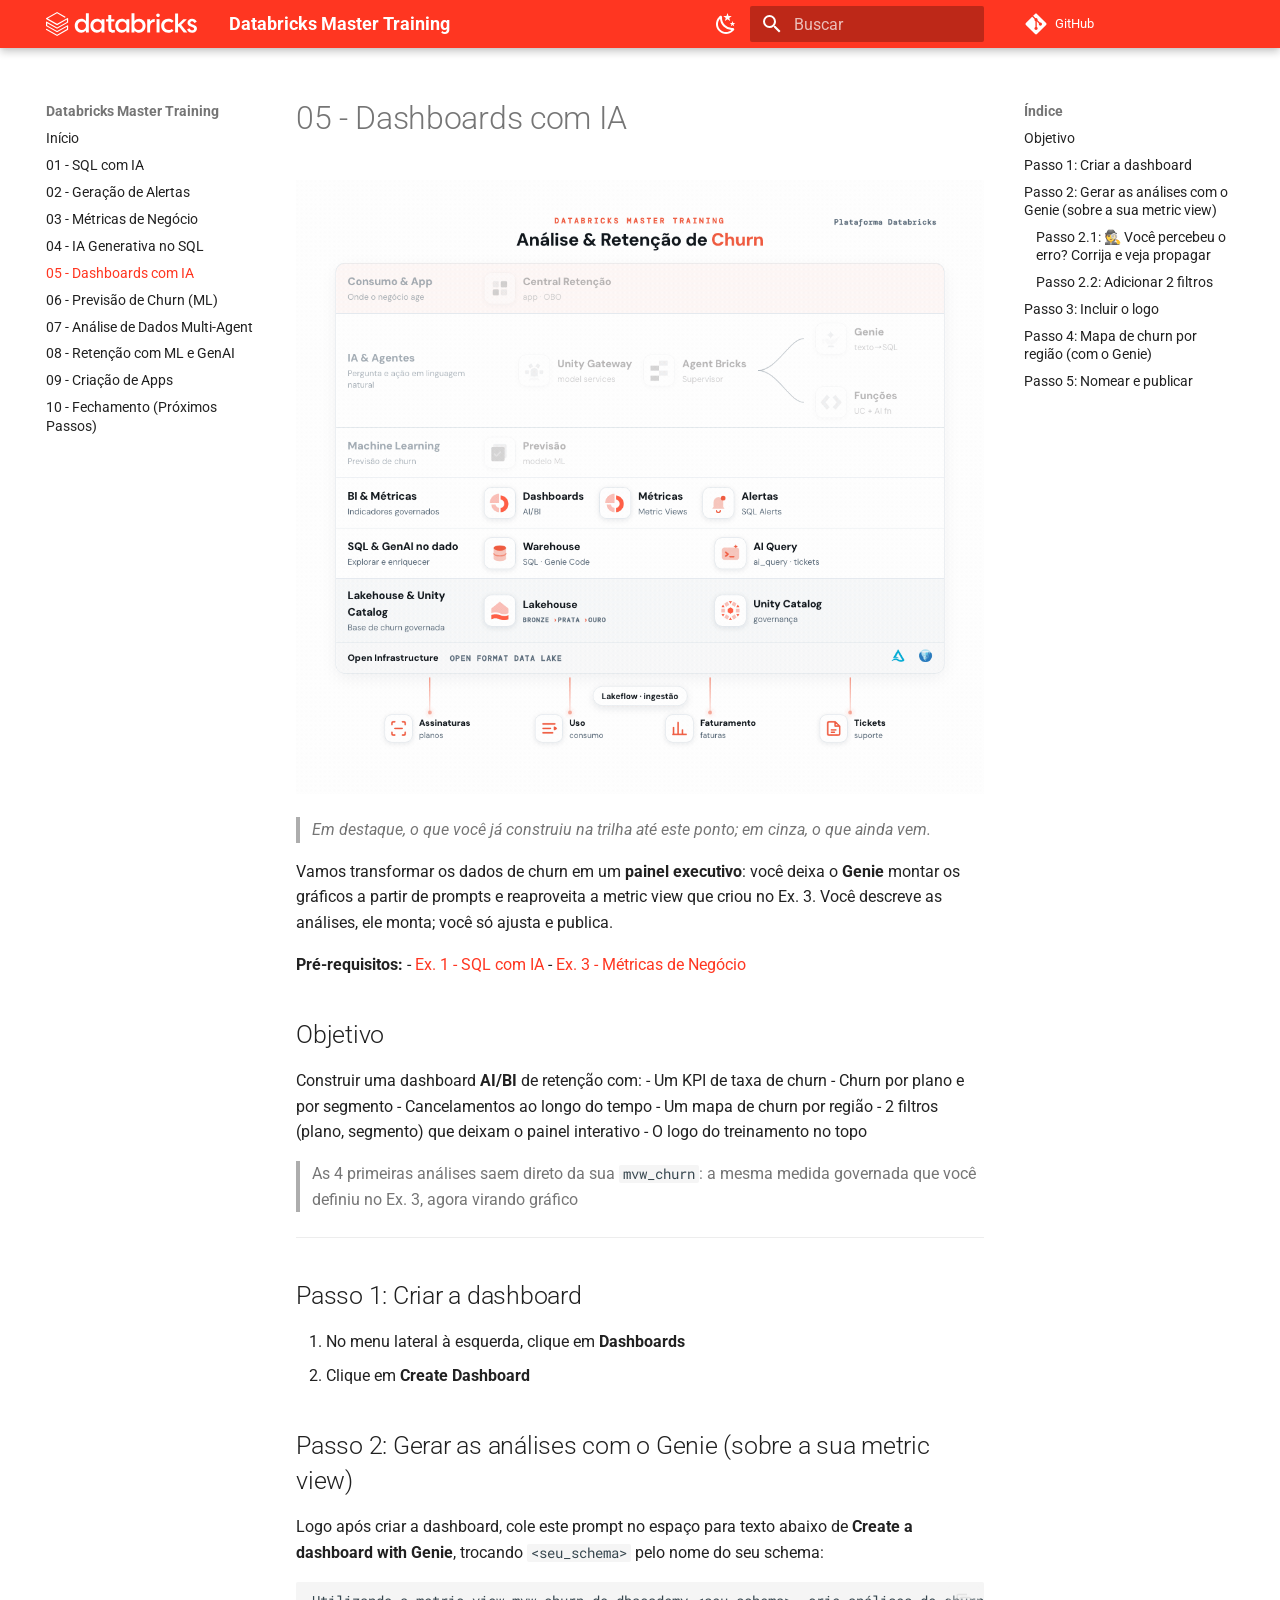
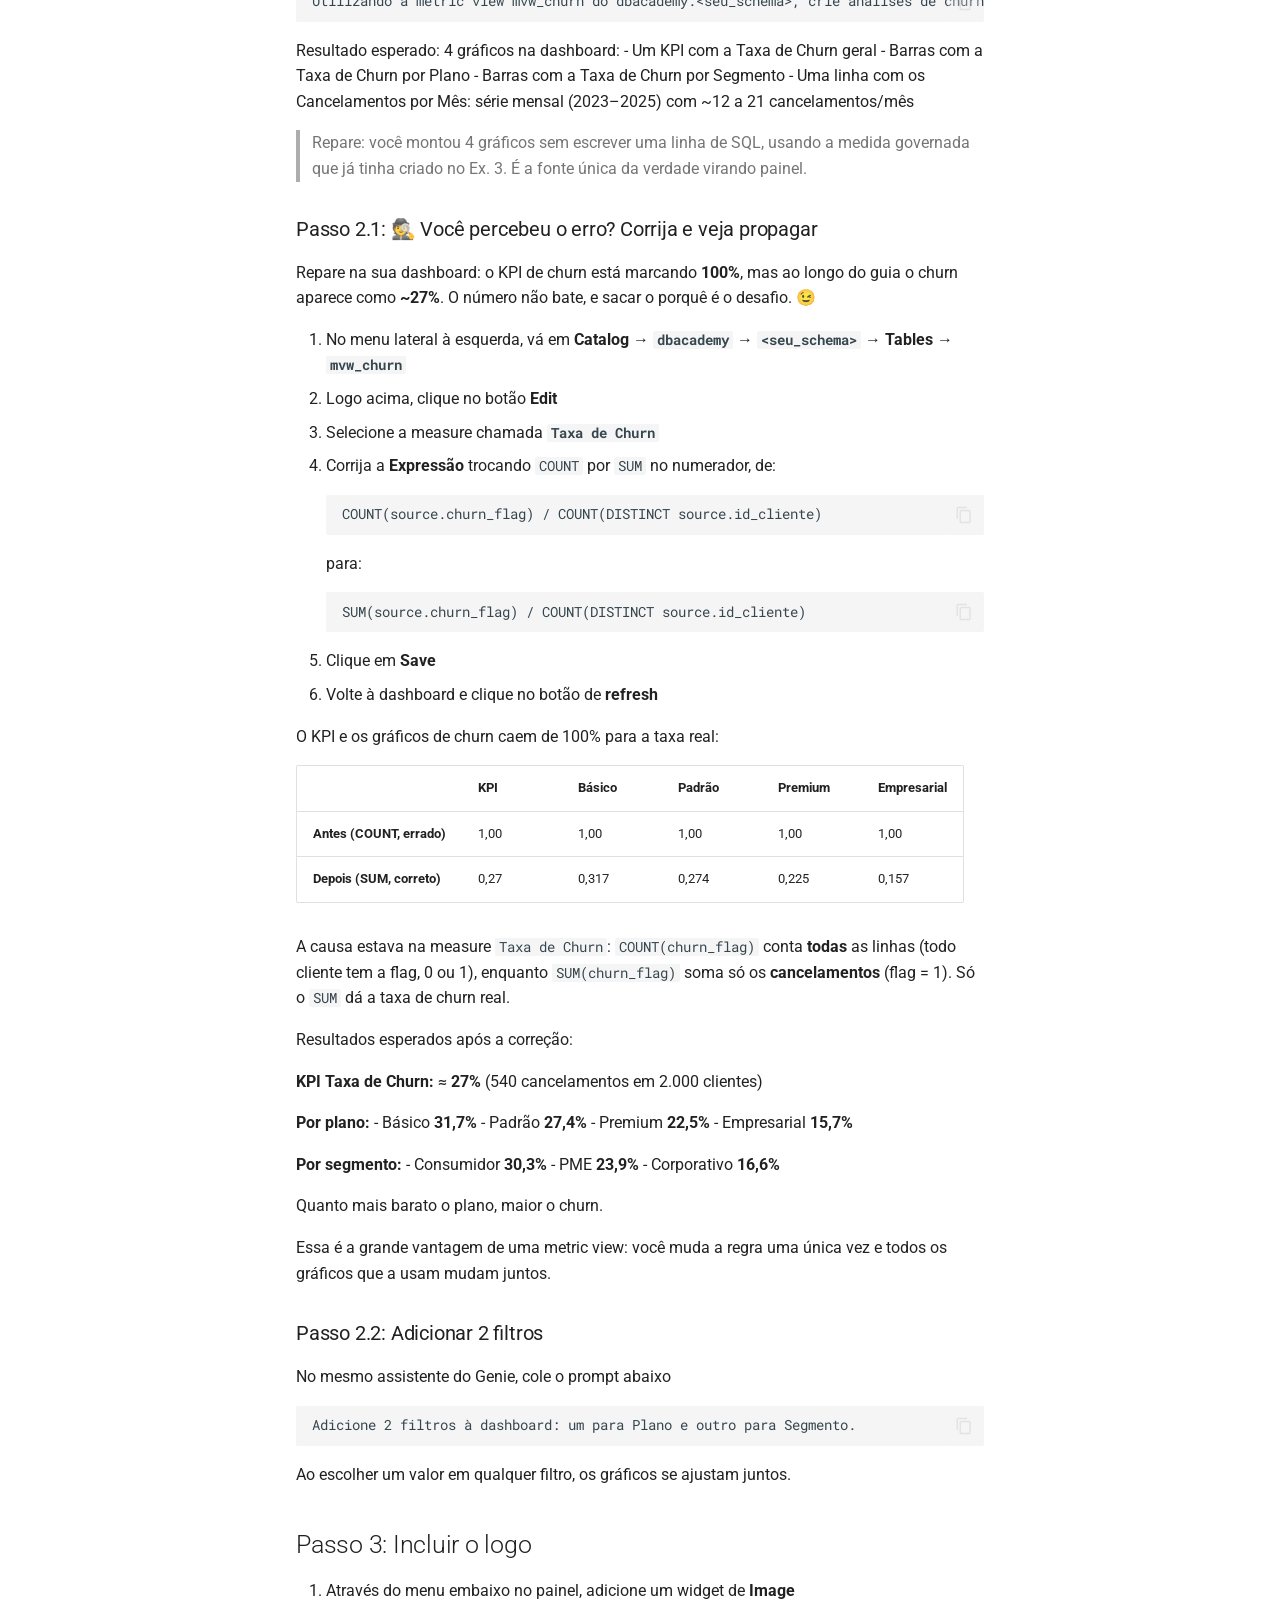
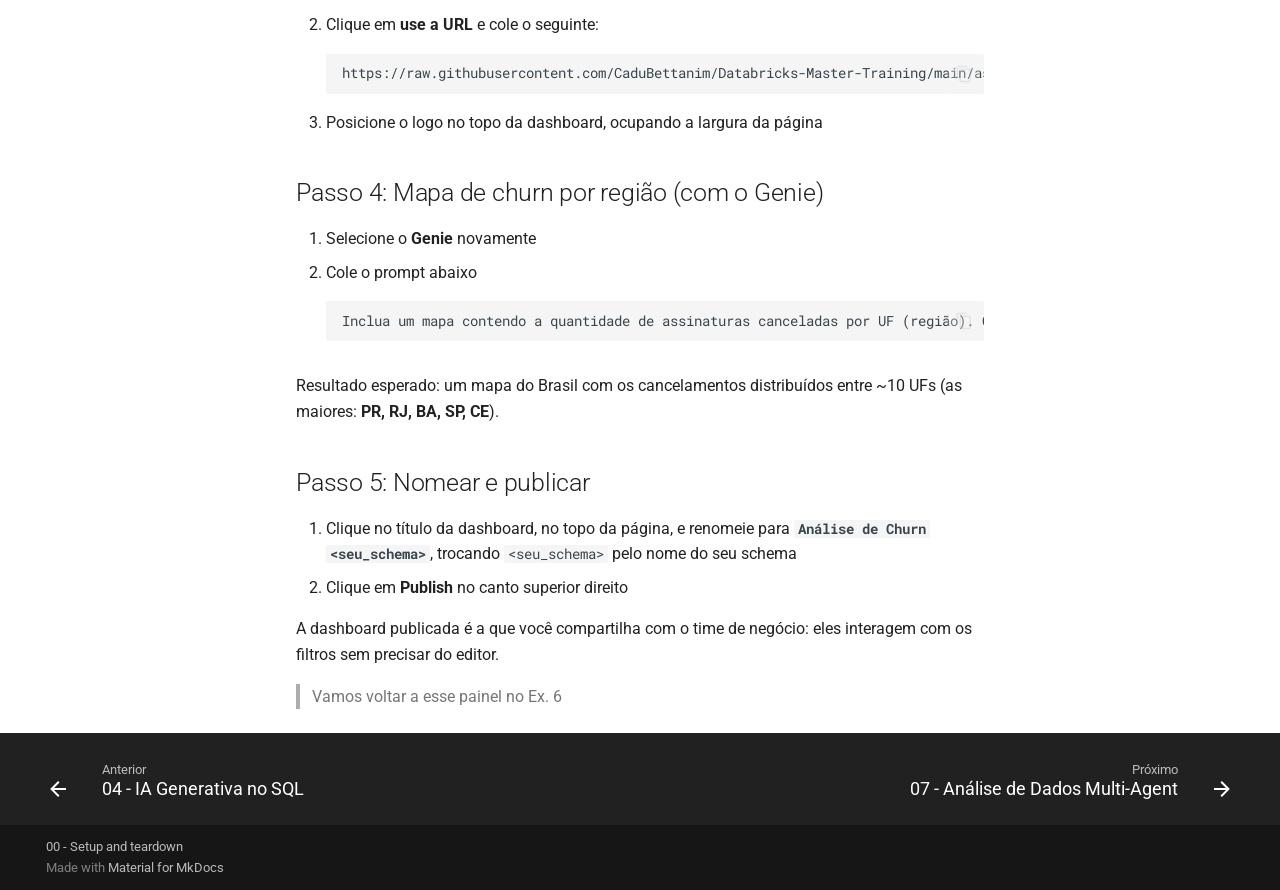
<file: 05 - Dashboards com IA/index.html>
<!doctype html>
<html lang="pt" class="no-js">
  <head>
    
      <meta charset="utf-8">
      <meta name="viewport" content="width=device-width,initial-scale=1">
      
        <meta name="description" content="Trilha hands-on de Análise de Clientes & Churn na plataforma Databricks">
      
      
      
        <link rel="canonical" href="https://cadubettanim.github.io/Databricks-Master-Training/05%20-%20Dashboards%20com%20IA/">
      
      
        <link rel="prev" href="../04%20-%20IA%20Generativa%20no%20SQL/">
      
      
        <link rel="next" href="../07%20-%20An%C3%A1lise%20de%20Dados%20Multi-Agent/">
      
      
        
      
      
      <link rel="icon" href="../assets/databricks-symbol.svg">
      <meta name="generator" content="mkdocs-1.6.1, mkdocs-material-9.7.7">
    
    
      
        <title>05 - Dashboards com IA - Databricks Master Training</title>
      
    
    
      <link rel="stylesheet" href="../assets/stylesheets/main.ec1eaa64.min.css">
      
        
        <link rel="stylesheet" href="../assets/stylesheets/palette.ab4e12ef.min.css">
      
      


    
    
      
    
    
      
        
        
        <link rel="preconnect" href="https://fonts.gstatic.com" crossorigin>
        <link rel="stylesheet" href="https://fonts.googleapis.com/css?family=Roboto:300,300i,400,400i,700,700i%7CRoboto+Mono:400,400i,700,700i&display=fallback">
        <style>:root{--md-text-font:"Roboto";--md-code-font:"Roboto Mono"}</style>
      
    
    
      <link rel="stylesheet" href="../assets/extra.css">
    
    <script>__md_scope=new URL("..",location),__md_hash=e=>[...e].reduce(((e,_)=>(e<<5)-e+_.charCodeAt(0)),0),__md_get=(e,_=localStorage,t=__md_scope)=>JSON.parse(_.getItem(t.pathname+"."+e)),__md_set=(e,_,t=localStorage,a=__md_scope)=>{try{t.setItem(a.pathname+"."+e,JSON.stringify(_))}catch(e){}}</script>
    
      

    
    
  </head>
  
  
    
    
      
    
    
    
    
    <body dir="ltr" data-md-color-scheme="default" data-md-color-primary="indigo" data-md-color-accent="indigo">
  
    
    <input class="md-toggle" data-md-toggle="drawer" type="checkbox" id="__drawer" autocomplete="off">
    <input class="md-toggle" data-md-toggle="search" type="checkbox" id="__search" autocomplete="off">
    <label class="md-overlay" for="__drawer"></label>
    <div data-md-component="skip">
      
        
        <a href="#05-dashboards-com-ia" class="md-skip">
          Pular para conteúdo
        </a>
      
    </div>
    <div data-md-component="announce">
      
    </div>
    
    
      

  

<header class="md-header md-header--shadow" data-md-component="header">
  <nav class="md-header__inner md-grid" aria-label="Cabeçalho">
    <a href=".." title="Databricks Master Training" class="md-header__button md-logo" aria-label="Databricks Master Training" data-md-component="logo">
      
  <img src="../assets/databricks-lockup-white.svg" alt="logo">

    </a>
    <label class="md-header__button md-icon" for="__drawer">
      
      <svg xmlns="http://www.w3.org/2000/svg" viewBox="0 0 24 24"><path d="M3 6h18v2H3zm0 5h18v2H3zm0 5h18v2H3z"/></svg>
    </label>
    <div class="md-header__title" data-md-component="header-title">
      <div class="md-header__ellipsis">
        <div class="md-header__topic">
          <span class="md-ellipsis">
            Databricks Master Training
          </span>
        </div>
        <div class="md-header__topic" data-md-component="header-topic">
          <span class="md-ellipsis">
            
              05 - Dashboards com IA
            
          </span>
        </div>
      </div>
    </div>
    
      
        <form class="md-header__option" data-md-component="palette">
  
    
    
    
    <input class="md-option" data-md-color-media="(prefers-color-scheme: light)" data-md-color-scheme="default" data-md-color-primary="indigo" data-md-color-accent="indigo"  aria-label="Modo escuro"  type="radio" name="__palette" id="__palette_0">
    
      <label class="md-header__button md-icon" title="Modo escuro" for="__palette_1" hidden>
        <svg xmlns="http://www.w3.org/2000/svg" viewBox="0 0 24 24"><path d="m17.75 4.09-2.53 1.94.91 3.06-2.63-1.81-2.63 1.81.91-3.06-2.53-1.94L12.44 4l1.06-3 1.06 3zm3.5 6.91-1.64 1.25.59 1.98-1.7-1.17-1.7 1.17.59-1.98L15.75 11l2.06-.05L18.5 9l.69 1.95zm-2.28 4.95c.83-.08 1.72 1.1 1.19 1.85-.32.45-.66.87-1.08 1.27C15.17 23 8.84 23 4.94 19.07c-3.91-3.9-3.91-10.24 0-14.14.4-.4.82-.76 1.27-1.08.75-.53 1.93.36 1.85 1.19-.27 2.86.69 5.83 2.89 8.02a9.96 9.96 0 0 0 8.02 2.89m-1.64 2.02a12.08 12.08 0 0 1-7.8-3.47c-2.17-2.19-3.33-5-3.49-7.82-2.81 3.14-2.7 7.96.31 10.98 3.02 3.01 7.84 3.12 10.98.31"/></svg>
      </label>
    
  
    
    
    
    <input class="md-option" data-md-color-media="(prefers-color-scheme: dark)" data-md-color-scheme="slate" data-md-color-primary="indigo" data-md-color-accent="indigo"  aria-label="Modo claro"  type="radio" name="__palette" id="__palette_1">
    
      <label class="md-header__button md-icon" title="Modo claro" for="__palette_0" hidden>
        <svg xmlns="http://www.w3.org/2000/svg" viewBox="0 0 24 24"><path d="M12 7a5 5 0 0 1 5 5 5 5 0 0 1-5 5 5 5 0 0 1-5-5 5 5 0 0 1 5-5m0 2a3 3 0 0 0-3 3 3 3 0 0 0 3 3 3 3 0 0 0 3-3 3 3 0 0 0-3-3m0-7 2.39 3.42C13.65 5.15 12.84 5 12 5s-1.65.15-2.39.42zM3.34 7l4.16-.35A7.2 7.2 0 0 0 5.94 8.5c-.44.74-.69 1.5-.83 2.29zm.02 10 1.76-3.77a7.131 7.131 0 0 0 2.38 4.14zM20.65 7l-1.77 3.79a7.02 7.02 0 0 0-2.38-4.15zm-.01 10-4.14.36c.59-.51 1.12-1.14 1.54-1.86.42-.73.69-1.5.83-2.29zM12 22l-2.41-3.44c.74.27 1.55.44 2.41.44.82 0 1.63-.17 2.37-.44z"/></svg>
      </label>
    
  
</form>
      
    
    
      <script>var palette=__md_get("__palette");if(palette&&palette.color){if("(prefers-color-scheme)"===palette.color.media){var media=matchMedia("(prefers-color-scheme: light)"),input=document.querySelector(media.matches?"[data-md-color-media='(prefers-color-scheme: light)']":"[data-md-color-media='(prefers-color-scheme: dark)']");palette.color.media=input.getAttribute("data-md-color-media"),palette.color.scheme=input.getAttribute("data-md-color-scheme"),palette.color.primary=input.getAttribute("data-md-color-primary"),palette.color.accent=input.getAttribute("data-md-color-accent")}for(var[key,value]of Object.entries(palette.color))document.body.setAttribute("data-md-color-"+key,value)}</script>
    
    
    
      
      
        <label class="md-header__button md-icon" for="__search">
          
          <svg xmlns="http://www.w3.org/2000/svg" viewBox="0 0 24 24"><path d="M9.5 3A6.5 6.5 0 0 1 16 9.5c0 1.61-.59 3.09-1.56 4.23l.27.27h.79l5 5-1.5 1.5-5-5v-.79l-.27-.27A6.52 6.52 0 0 1 9.5 16 6.5 6.5 0 0 1 3 9.5 6.5 6.5 0 0 1 9.5 3m0 2C7 5 5 7 5 9.5S7 14 9.5 14 14 12 14 9.5 12 5 9.5 5"/></svg>
        </label>
        <div class="md-search" data-md-component="search" role="dialog">
  <label class="md-search__overlay" for="__search"></label>
  <div class="md-search__inner" role="search">
    <form class="md-search__form" name="search">
      <input type="text" class="md-search__input" name="query" aria-label="Buscar" placeholder="Buscar" autocapitalize="off" autocorrect="off" autocomplete="off" spellcheck="false" data-md-component="search-query" required>
      <label class="md-search__icon md-icon" for="__search">
        
        <svg xmlns="http://www.w3.org/2000/svg" viewBox="0 0 24 24"><path d="M9.5 3A6.5 6.5 0 0 1 16 9.5c0 1.61-.59 3.09-1.56 4.23l.27.27h.79l5 5-1.5 1.5-5-5v-.79l-.27-.27A6.52 6.52 0 0 1 9.5 16 6.5 6.5 0 0 1 3 9.5 6.5 6.5 0 0 1 9.5 3m0 2C7 5 5 7 5 9.5S7 14 9.5 14 14 12 14 9.5 12 5 9.5 5"/></svg>
        
        <svg xmlns="http://www.w3.org/2000/svg" viewBox="0 0 24 24"><path d="M20 11v2H8l5.5 5.5-1.42 1.42L4.16 12l7.92-7.92L13.5 5.5 8 11z"/></svg>
      </label>
      <nav class="md-search__options" aria-label="Pesquisar">
        
        <button type="reset" class="md-search__icon md-icon" title="Limpar" aria-label="Limpar" tabindex="-1">
          
          <svg xmlns="http://www.w3.org/2000/svg" viewBox="0 0 24 24"><path d="M19 6.41 17.59 5 12 10.59 6.41 5 5 6.41 10.59 12 5 17.59 6.41 19 12 13.41 17.59 19 19 17.59 13.41 12z"/></svg>
        </button>
      </nav>
      
        <div class="md-search__suggest" data-md-component="search-suggest"></div>
      
    </form>
    <div class="md-search__output">
      <div class="md-search__scrollwrap" tabindex="0" data-md-scrollfix>
        <div class="md-search-result" data-md-component="search-result">
          <div class="md-search-result__meta">
            Inicializando busca
          </div>
          <ol class="md-search-result__list" role="presentation"></ol>
        </div>
      </div>
    </div>
  </div>
</div>
      
    
    
      <div class="md-header__source">
        <a href="https://github.com/CaduBettanim/Databricks-Master-Training" title="Ir para repositório" class="md-source" data-md-component="source">
  <div class="md-source__icon md-icon">
    
    <svg xmlns="http://www.w3.org/2000/svg" viewBox="0 0 448 512"><!--! Font Awesome Free 7.1.0 by @fontawesome - https://fontawesome.com License - https://fontawesome.com/license/free (Icons: CC BY 4.0, Fonts: SIL OFL 1.1, Code: MIT License) Copyright 2025 Fonticons, Inc.--><path d="M439.6 236.1 244 40.5c-5.4-5.5-12.8-8.5-20.4-8.5s-15 3-20.4 8.4L162.5 81l51.5 51.5c27.1-9.1 52.7 16.8 43.4 43.7l49.7 49.7c34.2-11.8 61.2 31 35.5 56.7-26.5 26.5-70.2-2.9-56-37.3L240.3 199v121.9c25.3 12.5 22.3 41.8 9.1 55-6.4 6.4-15.2 10.1-24.3 10.1s-17.8-3.6-24.3-10.1c-17.6-17.6-11.1-46.9 11.2-56v-123c-20.8-8.5-24.6-30.7-18.6-45L142.6 101 8.5 235.1C3 240.6 0 247.9 0 255.5s3 15 8.5 20.4l195.6 195.7c5.4 5.4 12.7 8.4 20.4 8.4s15-3 20.4-8.4l194.7-194.7c5.4-5.4 8.4-12.8 8.4-20.4s-3-15-8.4-20.4"/></svg>
  </div>
  <div class="md-source__repository">
    GitHub
  </div>
</a>
      </div>
    
  </nav>
  
</header>
    
    <div class="md-container" data-md-component="container">
      
      
        
          
        
      
      <main class="md-main" data-md-component="main">
        <div class="md-main__inner md-grid">
          
            
              
              <div class="md-sidebar md-sidebar--primary" data-md-component="sidebar" data-md-type="navigation" >
                <div class="md-sidebar__scrollwrap">
                  <div class="md-sidebar__inner">
                    



<nav class="md-nav md-nav--primary" aria-label="Navegação" data-md-level="0">
  <label class="md-nav__title" for="__drawer">
    <a href=".." title="Databricks Master Training" class="md-nav__button md-logo" aria-label="Databricks Master Training" data-md-component="logo">
      
  <img src="../assets/databricks-lockup-white.svg" alt="logo">

    </a>
    Databricks Master Training
  </label>
  
    <div class="md-nav__source">
      <a href="https://github.com/CaduBettanim/Databricks-Master-Training" title="Ir para repositório" class="md-source" data-md-component="source">
  <div class="md-source__icon md-icon">
    
    <svg xmlns="http://www.w3.org/2000/svg" viewBox="0 0 448 512"><!--! Font Awesome Free 7.1.0 by @fontawesome - https://fontawesome.com License - https://fontawesome.com/license/free (Icons: CC BY 4.0, Fonts: SIL OFL 1.1, Code: MIT License) Copyright 2025 Fonticons, Inc.--><path d="M439.6 236.1 244 40.5c-5.4-5.5-12.8-8.5-20.4-8.5s-15 3-20.4 8.4L162.5 81l51.5 51.5c27.1-9.1 52.7 16.8 43.4 43.7l49.7 49.7c34.2-11.8 61.2 31 35.5 56.7-26.5 26.5-70.2-2.9-56-37.3L240.3 199v121.9c25.3 12.5 22.3 41.8 9.1 55-6.4 6.4-15.2 10.1-24.3 10.1s-17.8-3.6-24.3-10.1c-17.6-17.6-11.1-46.9 11.2-56v-123c-20.8-8.5-24.6-30.7-18.6-45L142.6 101 8.5 235.1C3 240.6 0 247.9 0 255.5s3 15 8.5 20.4l195.6 195.7c5.4 5.4 12.7 8.4 20.4 8.4s15-3 20.4-8.4l194.7-194.7c5.4-5.4 8.4-12.8 8.4-20.4s-3-15-8.4-20.4"/></svg>
  </div>
  <div class="md-source__repository">
    GitHub
  </div>
</a>
    </div>
  
  <ul class="md-nav__list" data-md-scrollfix>
    
      
      
  
  
  
  
    <li class="md-nav__item">
      <a href=".." class="md-nav__link">
        
  
  
  <span class="md-ellipsis">
    
  
    Início
  

    
  </span>
  
  

      </a>
    </li>
  

    
      
      
  
  
  
  
    <li class="md-nav__item">
      <a href="../01%20-%20SQL%20com%20IA/" class="md-nav__link">
        
  
  
  <span class="md-ellipsis">
    
  
    01 - SQL com IA
  

    
  </span>
  
  

      </a>
    </li>
  

    
      
      
  
  
  
  
    <li class="md-nav__item">
      <a href="../02%20-%20Gera%C3%A7%C3%A3o%20de%20Alertas/" class="md-nav__link">
        
  
  
  <span class="md-ellipsis">
    
  
    02 - Geração de Alertas
  

    
  </span>
  
  

      </a>
    </li>
  

    
      
      
  
  
  
  
    <li class="md-nav__item">
      <a href="../03%20-%20M%C3%A9tricas%20de%20Neg%C3%B3cio/" class="md-nav__link">
        
  
  
  <span class="md-ellipsis">
    
  
    03 - Métricas de Negócio
  

    
  </span>
  
  

      </a>
    </li>
  

    
      
      
  
  
  
  
    <li class="md-nav__item">
      <a href="../04%20-%20IA%20Generativa%20no%20SQL/" class="md-nav__link">
        
  
  
  <span class="md-ellipsis">
    
  
    04 - IA Generativa no SQL
  

    
  </span>
  
  

      </a>
    </li>
  

    
      
      
  
  
    
  
  
  
    <li class="md-nav__item md-nav__item--active">
      
      <input class="md-nav__toggle md-toggle" type="checkbox" id="__toc">
      
      
        
      
      
        <label class="md-nav__link md-nav__link--active" for="__toc">
          
  
  
  <span class="md-ellipsis">
    
  
    05 - Dashboards com IA
  

    
  </span>
  
  

          <span class="md-nav__icon md-icon"></span>
        </label>
      
      <a href="./" class="md-nav__link md-nav__link--active">
        
  
  
  <span class="md-ellipsis">
    
  
    05 - Dashboards com IA
  

    
  </span>
  
  

      </a>
      
        

<nav class="md-nav md-nav--secondary" aria-label="Índice">
  
  
  
    
  
  
    <label class="md-nav__title" for="__toc">
      <span class="md-nav__icon md-icon"></span>
      Índice
    </label>
    <ul class="md-nav__list" data-md-component="toc" data-md-scrollfix>
      
        <li class="md-nav__item">
  <a href="#objetivo" class="md-nav__link">
    <span class="md-ellipsis">
      
        Objetivo
      
    </span>
  </a>
  
</li>
      
        <li class="md-nav__item">
  <a href="#passo-1-criar-a-dashboard" class="md-nav__link">
    <span class="md-ellipsis">
      
        Passo 1: Criar a dashboard
      
    </span>
  </a>
  
</li>
      
        <li class="md-nav__item">
  <a href="#passo-2-gerar-as-analises-com-o-genie-sobre-a-sua-metric-view" class="md-nav__link">
    <span class="md-ellipsis">
      
        Passo 2: Gerar as análises com o Genie (sobre a sua metric view)
      
    </span>
  </a>
  
    <nav class="md-nav" aria-label="Passo 2: Gerar as análises com o Genie (sobre a sua metric view)">
      <ul class="md-nav__list">
        
          <li class="md-nav__item">
  <a href="#passo-21-voce-percebeu-o-erro-corrija-e-veja-propagar" class="md-nav__link">
    <span class="md-ellipsis">
      
        Passo 2.1: 🕵️ Você percebeu o erro? Corrija e veja propagar
      
    </span>
  </a>
  
</li>
        
          <li class="md-nav__item">
  <a href="#passo-22-adicionar-2-filtros" class="md-nav__link">
    <span class="md-ellipsis">
      
        Passo 2.2: Adicionar 2 filtros
      
    </span>
  </a>
  
</li>
        
      </ul>
    </nav>
  
</li>
      
        <li class="md-nav__item">
  <a href="#passo-3-incluir-o-logo" class="md-nav__link">
    <span class="md-ellipsis">
      
        Passo 3: Incluir o logo
      
    </span>
  </a>
  
</li>
      
        <li class="md-nav__item">
  <a href="#passo-4-mapa-de-churn-por-regiao-com-o-genie" class="md-nav__link">
    <span class="md-ellipsis">
      
        Passo 4: Mapa de churn por região (com o Genie)
      
    </span>
  </a>
  
</li>
      
        <li class="md-nav__item">
  <a href="#passo-5-nomear-e-publicar" class="md-nav__link">
    <span class="md-ellipsis">
      
        Passo 5: Nomear e publicar
      
    </span>
  </a>
  
</li>
      
    </ul>
  
</nav>
      
    </li>
  

    
      
      
  
  
  
  
    <li class="md-nav__item">
      <a href="../06 - Previsão de Churn (ML)/README.md" class="md-nav__link">
        
  
  
  <span class="md-ellipsis">
    
  
    06 - Previsão de Churn (ML)
  

    
  </span>
  
  

      </a>
    </li>
  

    
      
      
  
  
  
  
    <li class="md-nav__item">
      <a href="../07%20-%20An%C3%A1lise%20de%20Dados%20Multi-Agent/" class="md-nav__link">
        
  
  
  <span class="md-ellipsis">
    
  
    07 - Análise de Dados Multi-Agent
  

    
  </span>
  
  

      </a>
    </li>
  

    
      
      
  
  
  
  
    <li class="md-nav__item">
      <a href="../08 - Retenção com ML e GenAI/README.md" class="md-nav__link">
        
  
  
  <span class="md-ellipsis">
    
  
    08 - Retenção com ML e GenAI
  

    
  </span>
  
  

      </a>
    </li>
  

    
      
      
  
  
  
  
    <li class="md-nav__item">
      <a href="../09 - Criação de Apps/README.md" class="md-nav__link">
        
  
  
  <span class="md-ellipsis">
    
  
    09 - Criação de Apps
  

    
  </span>
  
  

      </a>
    </li>
  

    
      
      
  
  
  
  
    <li class="md-nav__item">
      <a href="../10 - Fechamento (Próximos Passos)/README.md" class="md-nav__link">
        
  
  
  <span class="md-ellipsis">
    
  
    10 - Fechamento (Próximos Passos)
  

    
  </span>
  
  

      </a>
    </li>
  

    
  </ul>
</nav>
                  </div>
                </div>
              </div>
            
            
              
              <div class="md-sidebar md-sidebar--secondary" data-md-component="sidebar" data-md-type="toc" >
                <div class="md-sidebar__scrollwrap">
                  <div class="md-sidebar__inner">
                    

<nav class="md-nav md-nav--secondary" aria-label="Índice">
  
  
  
    
  
  
    <label class="md-nav__title" for="__toc">
      <span class="md-nav__icon md-icon"></span>
      Índice
    </label>
    <ul class="md-nav__list" data-md-component="toc" data-md-scrollfix>
      
        <li class="md-nav__item">
  <a href="#objetivo" class="md-nav__link">
    <span class="md-ellipsis">
      
        Objetivo
      
    </span>
  </a>
  
</li>
      
        <li class="md-nav__item">
  <a href="#passo-1-criar-a-dashboard" class="md-nav__link">
    <span class="md-ellipsis">
      
        Passo 1: Criar a dashboard
      
    </span>
  </a>
  
</li>
      
        <li class="md-nav__item">
  <a href="#passo-2-gerar-as-analises-com-o-genie-sobre-a-sua-metric-view" class="md-nav__link">
    <span class="md-ellipsis">
      
        Passo 2: Gerar as análises com o Genie (sobre a sua metric view)
      
    </span>
  </a>
  
    <nav class="md-nav" aria-label="Passo 2: Gerar as análises com o Genie (sobre a sua metric view)">
      <ul class="md-nav__list">
        
          <li class="md-nav__item">
  <a href="#passo-21-voce-percebeu-o-erro-corrija-e-veja-propagar" class="md-nav__link">
    <span class="md-ellipsis">
      
        Passo 2.1: 🕵️ Você percebeu o erro? Corrija e veja propagar
      
    </span>
  </a>
  
</li>
        
          <li class="md-nav__item">
  <a href="#passo-22-adicionar-2-filtros" class="md-nav__link">
    <span class="md-ellipsis">
      
        Passo 2.2: Adicionar 2 filtros
      
    </span>
  </a>
  
</li>
        
      </ul>
    </nav>
  
</li>
      
        <li class="md-nav__item">
  <a href="#passo-3-incluir-o-logo" class="md-nav__link">
    <span class="md-ellipsis">
      
        Passo 3: Incluir o logo
      
    </span>
  </a>
  
</li>
      
        <li class="md-nav__item">
  <a href="#passo-4-mapa-de-churn-por-regiao-com-o-genie" class="md-nav__link">
    <span class="md-ellipsis">
      
        Passo 4: Mapa de churn por região (com o Genie)
      
    </span>
  </a>
  
</li>
      
        <li class="md-nav__item">
  <a href="#passo-5-nomear-e-publicar" class="md-nav__link">
    <span class="md-ellipsis">
      
        Passo 5: Nomear e publicar
      
    </span>
  </a>
  
</li>
      
    </ul>
  
</nav>
                  </div>
                </div>
              </div>
            
          
          
            <div class="md-content" data-md-component="content">
              
              <article class="md-content__inner md-typeset">
                
                  


  
  


<h1 id="05-dashboards-com-ia">05 - Dashboards com IA</h1>
<p><img alt="Trilha do Master Training com destaque no que foi construído até o Exercício 05" src="../assets/05%20-%20arquitetura.gif?v=20260928" /></p>
<blockquote>
<p><em>Em destaque, o que você já construiu na trilha até este ponto; em cinza, o que ainda vem.</em></p>
</blockquote>
<p>Vamos transformar os dados de churn em um <strong>painel executivo</strong>: você deixa o <strong>Genie</strong> montar os gráficos a partir de prompts e reaproveita a metric view que criou no Ex. 3. Você descreve as análises, ele monta; você só ajusta e publica.</p>
<p><strong>Pré-requisitos:</strong>
- <a href="../01%20-%20SQL%20com%20IA">Ex. 1 - SQL com IA</a>
- <a href="../03%20-%20M%C3%A9tricas%20de%20Neg%C3%B3cio">Ex. 3 - Métricas de Negócio</a></p>
<h2 id="objetivo">Objetivo</h2>
<p>Construir uma dashboard <strong>AI/BI</strong> de retenção com:
- Um KPI de taxa de churn
- Churn por plano e por segmento
- Cancelamentos ao longo do tempo
- Um mapa de churn por região
- 2 filtros (plano, segmento) que deixam o painel interativo
- O logo do treinamento no topo</p>
<blockquote>
<p>As 4 primeiras análises saem direto da sua <code>mvw_churn</code>: a mesma medida governada que você definiu no Ex. 3, agora virando gráfico</p>
</blockquote>
<hr />
<h2 id="passo-1-criar-a-dashboard">Passo 1: Criar a dashboard</h2>
<ol>
<li>No menu lateral à esquerda, clique em <strong>Dashboards</strong></li>
<li>Clique em <strong>Create Dashboard</strong></li>
</ol>
<h2 id="passo-2-gerar-as-analises-com-o-genie-sobre-a-sua-metric-view">Passo 2: Gerar as análises com o Genie (sobre a sua metric view)</h2>
<p>Logo após criar a dashboard, cole este prompt no espaço para texto abaixo de <strong>Create a dashboard with Genie</strong>, trocando <code>&lt;seu_schema&gt;</code> pelo nome do seu schema:
<div class="highlight"><pre><span></span><code><a id="__codelineno-0-1" name="__codelineno-0-1" href="#__codelineno-0-1"></a>Utilizando a metric view mvw_churn do dbacademy.&lt;seu_schema&gt;, crie análises de churn: um indicador (KPI) com a Taxa de Churn geral; um gráfico de barras com a Taxa de Churn por Plano, da maior para a menor; um gráfico de barras com a Taxa de Churn por Segmento; e um gráfico de linha com os Cancelamentos por Mês.
</code></pre></div></p>
<p>Resultado esperado: 4 gráficos na dashboard:
- Um KPI com a Taxa de Churn geral
- Barras com a Taxa de Churn por Plano
- Barras com a Taxa de Churn por Segmento
- Uma linha com os Cancelamentos por Mês: série mensal (2023–2025) com ~12 a 21 cancelamentos/mês</p>
<blockquote>
<p>Repare: você montou 4 gráficos sem escrever uma linha de SQL, usando a medida governada que já tinha criado no Ex. 3. É a fonte única da verdade virando painel.</p>
</blockquote>
<h3 id="passo-21-voce-percebeu-o-erro-corrija-e-veja-propagar">Passo 2.1: 🕵️ Você percebeu o erro? Corrija e veja propagar</h3>
<p>Repare na sua dashboard: o KPI de churn está marcando <strong>100%</strong>, mas ao longo do guia o churn aparece como <strong>~27%</strong>. O número não bate, e sacar o porquê é o desafio. 😉</p>
<ol>
<li>No menu lateral à esquerda, vá em <strong>Catalog → <code>dbacademy</code> → <code>&lt;seu_schema&gt;</code> → Tables → <code>mvw_churn</code></strong></li>
<li>Logo acima, clique no botão <strong>Edit</strong></li>
<li>Selecione a measure chamada <strong><code>Taxa de Churn</code></strong></li>
<li>Corrija a <strong>Expressão</strong> trocando <code>COUNT</code> por <code>SUM</code> no numerador, de:
    <div class="highlight"><pre><span></span><code><a id="__codelineno-1-1" name="__codelineno-1-1" href="#__codelineno-1-1"></a>COUNT(source.churn_flag) / COUNT(DISTINCT source.id_cliente)
</code></pre></div>
    para:
    <div class="highlight"><pre><span></span><code><a id="__codelineno-2-1" name="__codelineno-2-1" href="#__codelineno-2-1"></a>SUM(source.churn_flag) / COUNT(DISTINCT source.id_cliente)
</code></pre></div></li>
<li>Clique em <strong>Save</strong></li>
<li>Volte à dashboard e clique no botão de <strong>refresh</strong></li>
</ol>
<p>O KPI e os gráficos de churn caem de 100% para a taxa real:</p>
<table>
<thead>
<tr>
<th></th>
<th>KPI</th>
<th>Básico</th>
<th>Padrão</th>
<th>Premium</th>
<th>Empresarial</th>
</tr>
</thead>
<tbody>
<tr>
<td><strong>Antes (COUNT, errado)</strong></td>
<td>1,00</td>
<td>1,00</td>
<td>1,00</td>
<td>1,00</td>
<td>1,00</td>
</tr>
<tr>
<td><strong>Depois (SUM, correto)</strong></td>
<td>0,27</td>
<td>0,317</td>
<td>0,274</td>
<td>0,225</td>
<td>0,157</td>
</tr>
</tbody>
</table>
<p>A causa estava na measure <code>Taxa de Churn</code>: <code>COUNT(churn_flag)</code> conta <strong>todas</strong> as linhas (todo cliente tem a flag, 0 ou 1), enquanto <code>SUM(churn_flag)</code> soma só os <strong>cancelamentos</strong> (flag = 1). Só o <code>SUM</code> dá a taxa de churn real.</p>
<p>Resultados esperados após a correção:</p>
<p><strong>KPI Taxa de Churn:</strong> ≈ <strong>27%</strong> (540 cancelamentos em 2.000 clientes)</p>
<p><strong>Por plano:</strong>
- Básico <strong>31,7%</strong>
- Padrão <strong>27,4%</strong>
- Premium <strong>22,5%</strong>
- Empresarial <strong>15,7%</strong></p>
<p><strong>Por segmento:</strong>
- Consumidor <strong>30,3%</strong>
- PME <strong>23,9%</strong>
- Corporativo <strong>16,6%</strong></p>
<p>Quanto mais barato o plano, maior o churn.</p>
<p>Essa é a grande vantagem de uma metric view: você muda a regra uma única vez e todos os gráficos que a usam mudam juntos.</p>
<h3 id="passo-22-adicionar-2-filtros">Passo 2.2: Adicionar 2 filtros</h3>
<p>No mesmo assistente do Genie, cole o prompt abaixo
<div class="highlight"><pre><span></span><code><a id="__codelineno-3-1" name="__codelineno-3-1" href="#__codelineno-3-1"></a>Adicione 2 filtros à dashboard: um para Plano e outro para Segmento.
</code></pre></div></p>
<p>Ao escolher um valor em qualquer filtro, os gráficos se ajustam juntos.</p>
<h2 id="passo-3-incluir-o-logo">Passo 3: Incluir o logo</h2>
<ol>
<li>Através do menu embaixo no painel, adicione um widget de <strong>Image</strong></li>
<li>Clique em <strong>use a URL</strong> e cole o seguinte:
<div class="highlight"><pre><span></span><code><a id="__codelineno-4-1" name="__codelineno-4-1" href="#__codelineno-4-1"></a>https://raw.githubusercontent.com/CaduBettanim/Databricks-Master-Training/main/assets/logo_master_training.png
</code></pre></div></li>
<li>Posicione o logo no topo da dashboard, ocupando a largura da página</li>
</ol>
<h2 id="passo-4-mapa-de-churn-por-regiao-com-o-genie">Passo 4: Mapa de churn por região (com o Genie)</h2>
<ol>
<li>Selecione o <strong>Genie</strong> novamente</li>
<li>Cole o prompt abaixo
<div class="highlight"><pre><span></span><code><a id="__codelineno-5-1" name="__codelineno-5-1" href="#__codelineno-5-1"></a>Inclua um mapa contendo a quantidade de assinaturas canceladas por UF (região). Crie o campo uf_iso concatenando "BR-" com o uf, usando as tabelas dbacademy.churn.fato_assinatura e dbacademy.churn.dim_cliente.
</code></pre></div></li>
</ol>
<p>Resultado esperado: um mapa do Brasil com os cancelamentos distribuídos entre ~10 UFs (as maiores: <strong>PR, RJ, BA, SP, CE</strong>).</p>
<h2 id="passo-5-nomear-e-publicar">Passo 5: Nomear e publicar</h2>
<ol>
<li>Clique no título da dashboard, no topo da página, e renomeie para <strong><code>Análise de Churn &lt;seu_schema&gt;</code></strong>, trocando <code>&lt;seu_schema&gt;</code> pelo nome do seu schema</li>
<li>Clique em <strong>Publish</strong> no canto superior direito</li>
</ol>
<p>A dashboard publicada é a que você compartilha com o time de negócio: eles interagem com os filtros sem precisar do editor.</p>
<blockquote>
<p>Vamos voltar a esse painel no Ex. 6</p>
</blockquote>












                
              </article>
            </div>
          
          
<script>var target=document.getElementById(location.hash.slice(1));target&&target.name&&(target.checked=target.name.startsWith("__tabbed_"))</script>
        </div>
        
          <button type="button" class="md-top md-icon" data-md-component="top" hidden>
  
  <svg xmlns="http://www.w3.org/2000/svg" viewBox="0 0 24 24"><path d="M13 20h-2V8l-5.5 5.5-1.42-1.42L12 4.16l7.92 7.92-1.42 1.42L13 8z"/></svg>
  Voltar para o topo
</button>
        
      </main>
      
        <footer class="md-footer">
  
    
      
      <nav class="md-footer__inner md-grid" aria-label="Rodapé" >
        
          
          <a href="../04%20-%20IA%20Generativa%20no%20SQL/" class="md-footer__link md-footer__link--prev" aria-label="Anterior: 04 - IA Generativa no SQL">
            <div class="md-footer__button md-icon">
              
              <svg xmlns="http://www.w3.org/2000/svg" viewBox="0 0 24 24"><path d="M20 11v2H8l5.5 5.5-1.42 1.42L4.16 12l7.92-7.92L13.5 5.5 8 11z"/></svg>
            </div>
            <div class="md-footer__title">
              <span class="md-footer__direction">
                Anterior
              </span>
              <div class="md-ellipsis">
                04 - IA Generativa no SQL
              </div>
            </div>
          </a>
        
        
          
          <a href="../07%20-%20An%C3%A1lise%20de%20Dados%20Multi-Agent/" class="md-footer__link md-footer__link--next" aria-label="Próximo: 07 - Análise de Dados Multi-Agent">
            <div class="md-footer__title">
              <span class="md-footer__direction">
                Próximo
              </span>
              <div class="md-ellipsis">
                07 - Análise de Dados Multi-Agent
              </div>
            </div>
            <div class="md-footer__button md-icon">
              
              <svg xmlns="http://www.w3.org/2000/svg" viewBox="0 0 24 24"><path d="M4 11v2h12l-5.5 5.5 1.42 1.42L19.84 12l-7.92-7.92L10.5 5.5 16 11z"/></svg>
            </div>
          </a>
        
      </nav>
    
  
  <div class="md-footer-meta md-typeset">
    <div class="md-footer-meta__inner md-grid">
      <div class="md-copyright">
  
    <div class="md-copyright__highlight">
      <a href="/Databricks-Master-Training/00%20-%20Setup%20and%20teardown/">00 - Setup and teardown</a>
    </div>
  
  
    Made with
    <a href="https://squidfunk.github.io/mkdocs-material/" target="_blank" rel="noopener">
      Material for MkDocs
    </a>
  
</div>
      
    </div>
  </div>
</footer>
      
    </div>
    <div class="md-dialog" data-md-component="dialog">
      <div class="md-dialog__inner md-typeset"></div>
    </div>
    
      <div class="md-progress" data-md-component="progress" role="progressbar"></div>
    
    
    
      
      
      <script id="__config" type="application/json">{"annotate": null, "base": "..", "features": ["navigation.instant", "navigation.instant.progress", "navigation.top", "navigation.footer", "search.suggest", "content.code.copy"], "search": "../assets/javascripts/workers/search.2c215733.min.js", "tags": null, "translations": {"clipboard.copied": "Copiado para \u00e1rea de transfer\u00eancia", "clipboard.copy": "Copiar para \u00e1rea de transfer\u00eancia", "search.result.more.one": "mais 1 nesta p\u00e1gina", "search.result.more.other": "# mais nesta p\u00e1gina", "search.result.none": "Nenhum documento encontrado", "search.result.one": "1 documento encontrado", "search.result.other": "# documentos encontrados", "search.result.placeholder": "Digite para iniciar a busca", "search.result.term.missing": "Ausente", "select.version": "Selecione a vers\u00e3o"}, "version": null}</script>
    
    
      <script src="../assets/javascripts/bundle.d7400e89.min.js"></script>
      
    
  </body>
</html>
</file>
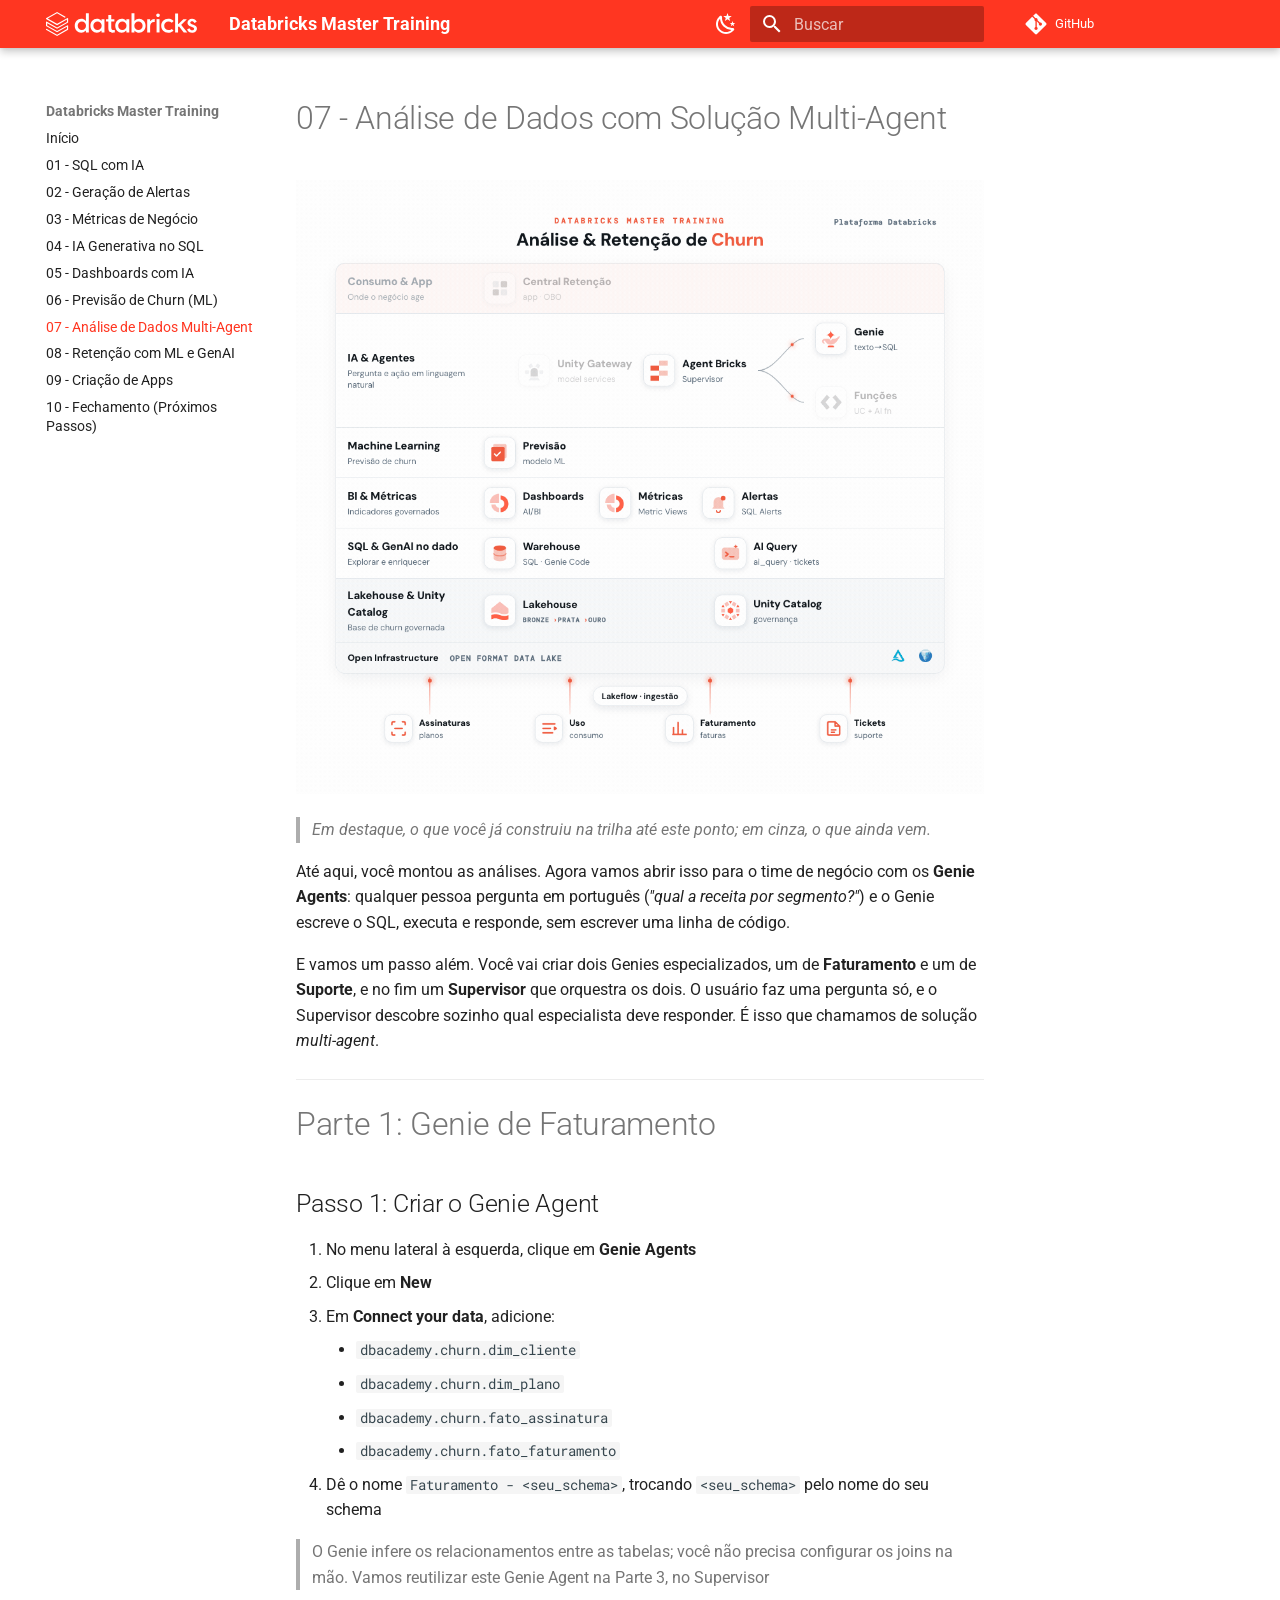
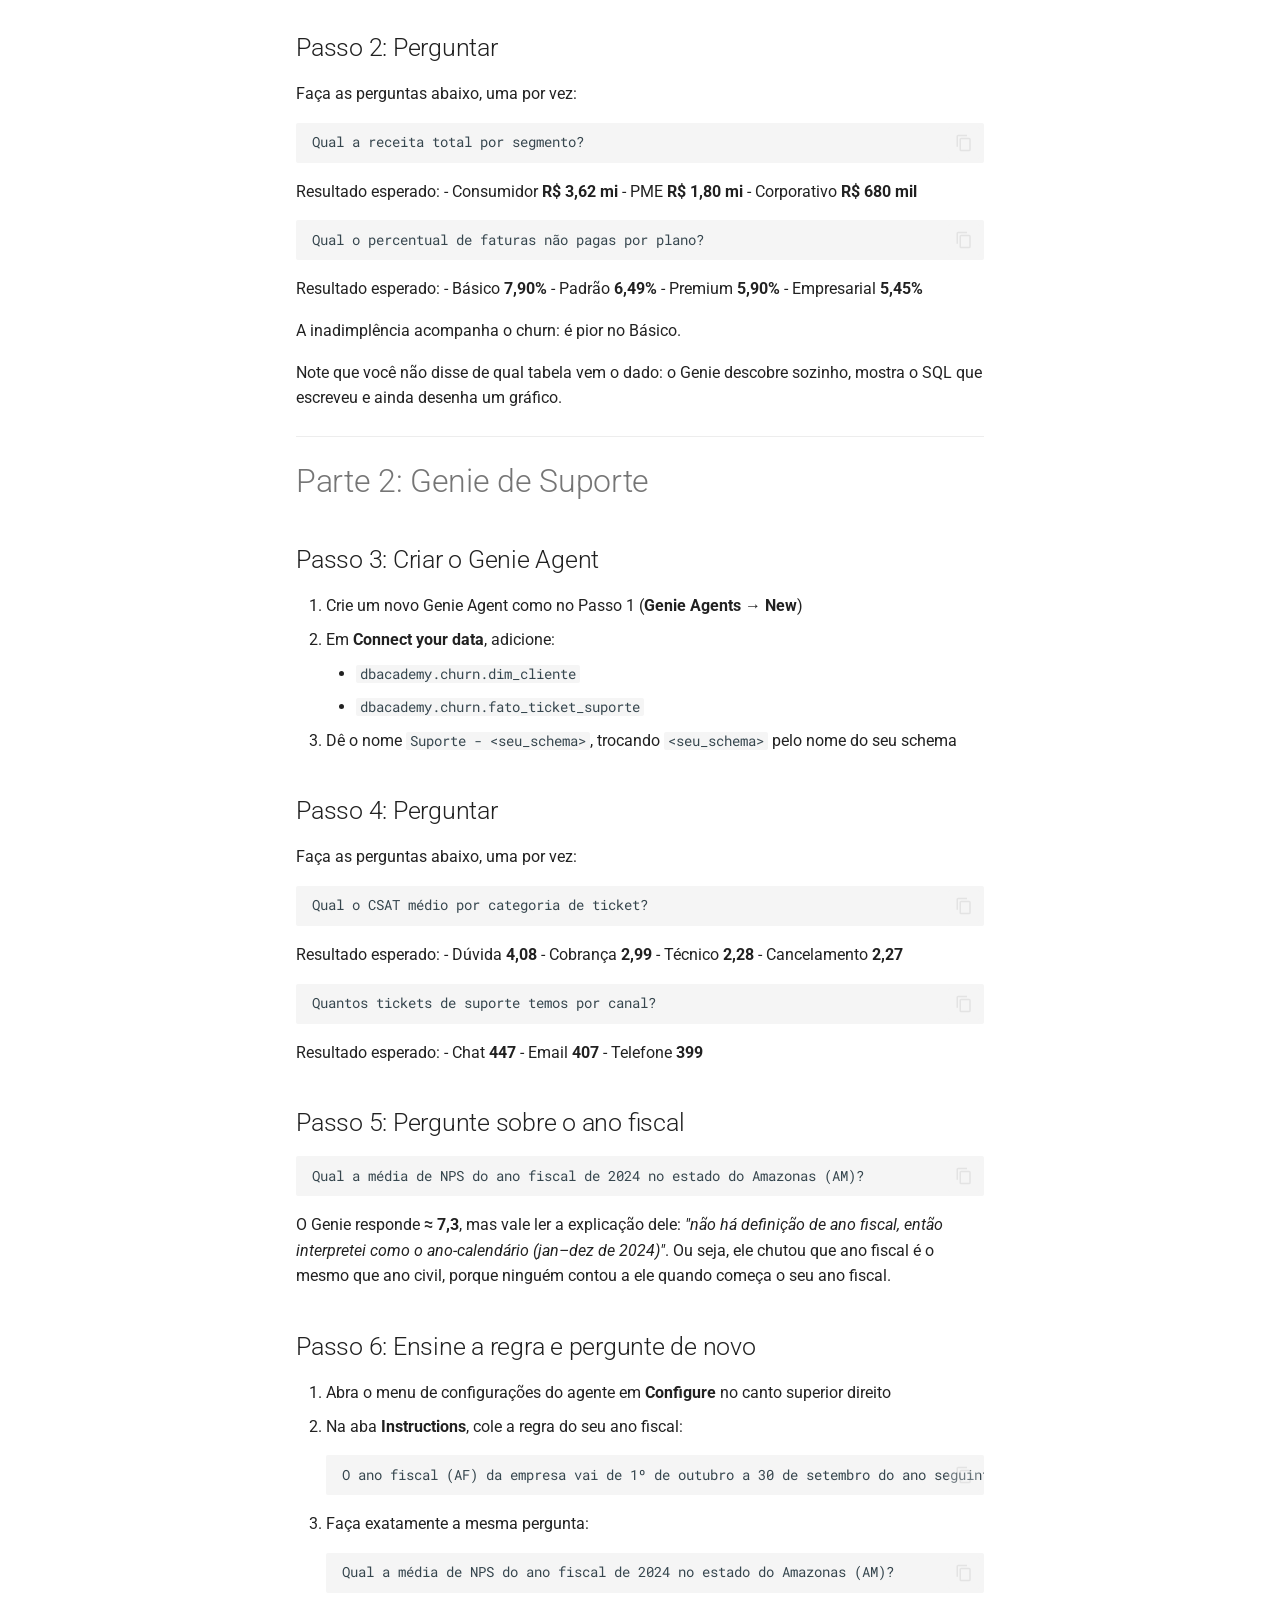
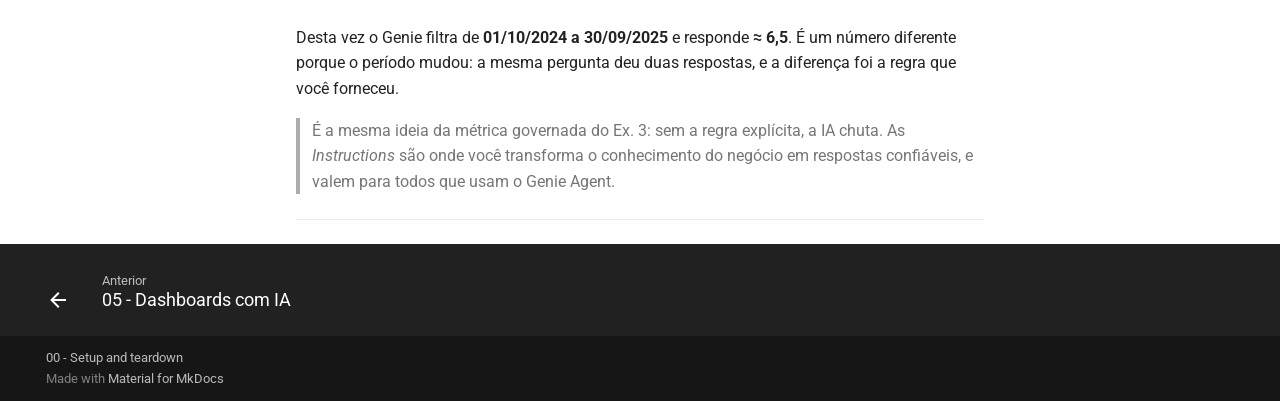
<file: 07 - Análise de Dados Multi-Agent/index.html>
<!doctype html>
<html lang="pt" class="no-js">
  <head>
    
      <meta charset="utf-8">
      <meta name="viewport" content="width=device-width,initial-scale=1">
      
        <meta name="description" content="Trilha hands-on de Análise de Clientes & Churn na plataforma Databricks">
      
      
      
        <link rel="canonical" href="https://cadubettanim.github.io/Databricks-Master-Training/07%20-%20An%C3%A1lise%20de%20Dados%20Multi-Agent/">
      
      
        <link rel="prev" href="../05%20-%20Dashboards%20com%20IA/">
      
      
      
        
      
      
      <link rel="icon" href="../assets/databricks-symbol.svg">
      <meta name="generator" content="mkdocs-1.6.1, mkdocs-material-9.7.7">
    
    
      
        <title>07 - Análise de Dados Multi-Agent - Databricks Master Training</title>
      
    
    
      <link rel="stylesheet" href="../assets/stylesheets/main.ec1eaa64.min.css">
      
        
        <link rel="stylesheet" href="../assets/stylesheets/palette.ab4e12ef.min.css">
      
      


    
    
      
    
    
      
        
        
        <link rel="preconnect" href="https://fonts.gstatic.com" crossorigin>
        <link rel="stylesheet" href="https://fonts.googleapis.com/css?family=Roboto:300,300i,400,400i,700,700i%7CRoboto+Mono:400,400i,700,700i&display=fallback">
        <style>:root{--md-text-font:"Roboto";--md-code-font:"Roboto Mono"}</style>
      
    
    
      <link rel="stylesheet" href="../assets/extra.css">
    
    <script>__md_scope=new URL("..",location),__md_hash=e=>[...e].reduce(((e,_)=>(e<<5)-e+_.charCodeAt(0)),0),__md_get=(e,_=localStorage,t=__md_scope)=>JSON.parse(_.getItem(t.pathname+"."+e)),__md_set=(e,_,t=localStorage,a=__md_scope)=>{try{t.setItem(a.pathname+"."+e,JSON.stringify(_))}catch(e){}}</script>
    
      

    
    
  </head>
  
  
    
    
      
    
    
    
    
    <body dir="ltr" data-md-color-scheme="default" data-md-color-primary="indigo" data-md-color-accent="indigo">
  
    
    <input class="md-toggle" data-md-toggle="drawer" type="checkbox" id="__drawer" autocomplete="off">
    <input class="md-toggle" data-md-toggle="search" type="checkbox" id="__search" autocomplete="off">
    <label class="md-overlay" for="__drawer"></label>
    <div data-md-component="skip">
      
        
        <a href="#07-analise-de-dados-com-solucao-multi-agent" class="md-skip">
          Pular para conteúdo
        </a>
      
    </div>
    <div data-md-component="announce">
      
    </div>
    
    
      

  

<header class="md-header md-header--shadow" data-md-component="header">
  <nav class="md-header__inner md-grid" aria-label="Cabeçalho">
    <a href=".." title="Databricks Master Training" class="md-header__button md-logo" aria-label="Databricks Master Training" data-md-component="logo">
      
  <img src="../assets/databricks-lockup-white.svg" alt="logo">

    </a>
    <label class="md-header__button md-icon" for="__drawer">
      
      <svg xmlns="http://www.w3.org/2000/svg" viewBox="0 0 24 24"><path d="M3 6h18v2H3zm0 5h18v2H3zm0 5h18v2H3z"/></svg>
    </label>
    <div class="md-header__title" data-md-component="header-title">
      <div class="md-header__ellipsis">
        <div class="md-header__topic">
          <span class="md-ellipsis">
            Databricks Master Training
          </span>
        </div>
        <div class="md-header__topic" data-md-component="header-topic">
          <span class="md-ellipsis">
            
              07 - Análise de Dados Multi-Agent
            
          </span>
        </div>
      </div>
    </div>
    
      
        <form class="md-header__option" data-md-component="palette">
  
    
    
    
    <input class="md-option" data-md-color-media="(prefers-color-scheme: light)" data-md-color-scheme="default" data-md-color-primary="indigo" data-md-color-accent="indigo"  aria-label="Modo escuro"  type="radio" name="__palette" id="__palette_0">
    
      <label class="md-header__button md-icon" title="Modo escuro" for="__palette_1" hidden>
        <svg xmlns="http://www.w3.org/2000/svg" viewBox="0 0 24 24"><path d="m17.75 4.09-2.53 1.94.91 3.06-2.63-1.81-2.63 1.81.91-3.06-2.53-1.94L12.44 4l1.06-3 1.06 3zm3.5 6.91-1.64 1.25.59 1.98-1.7-1.17-1.7 1.17.59-1.98L15.75 11l2.06-.05L18.5 9l.69 1.95zm-2.28 4.95c.83-.08 1.72 1.1 1.19 1.85-.32.45-.66.87-1.08 1.27C15.17 23 8.84 23 4.94 19.07c-3.91-3.9-3.91-10.24 0-14.14.4-.4.82-.76 1.27-1.08.75-.53 1.93.36 1.85 1.19-.27 2.86.69 5.83 2.89 8.02a9.96 9.96 0 0 0 8.02 2.89m-1.64 2.02a12.08 12.08 0 0 1-7.8-3.47c-2.17-2.19-3.33-5-3.49-7.82-2.81 3.14-2.7 7.96.31 10.98 3.02 3.01 7.84 3.12 10.98.31"/></svg>
      </label>
    
  
    
    
    
    <input class="md-option" data-md-color-media="(prefers-color-scheme: dark)" data-md-color-scheme="slate" data-md-color-primary="indigo" data-md-color-accent="indigo"  aria-label="Modo claro"  type="radio" name="__palette" id="__palette_1">
    
      <label class="md-header__button md-icon" title="Modo claro" for="__palette_0" hidden>
        <svg xmlns="http://www.w3.org/2000/svg" viewBox="0 0 24 24"><path d="M12 7a5 5 0 0 1 5 5 5 5 0 0 1-5 5 5 5 0 0 1-5-5 5 5 0 0 1 5-5m0 2a3 3 0 0 0-3 3 3 3 0 0 0 3 3 3 3 0 0 0 3-3 3 3 0 0 0-3-3m0-7 2.39 3.42C13.65 5.15 12.84 5 12 5s-1.65.15-2.39.42zM3.34 7l4.16-.35A7.2 7.2 0 0 0 5.94 8.5c-.44.74-.69 1.5-.83 2.29zm.02 10 1.76-3.77a7.131 7.131 0 0 0 2.38 4.14zM20.65 7l-1.77 3.79a7.02 7.02 0 0 0-2.38-4.15zm-.01 10-4.14.36c.59-.51 1.12-1.14 1.54-1.86.42-.73.69-1.5.83-2.29zM12 22l-2.41-3.44c.74.27 1.55.44 2.41.44.82 0 1.63-.17 2.37-.44z"/></svg>
      </label>
    
  
</form>
      
    
    
      <script>var palette=__md_get("__palette");if(palette&&palette.color){if("(prefers-color-scheme)"===palette.color.media){var media=matchMedia("(prefers-color-scheme: light)"),input=document.querySelector(media.matches?"[data-md-color-media='(prefers-color-scheme: light)']":"[data-md-color-media='(prefers-color-scheme: dark)']");palette.color.media=input.getAttribute("data-md-color-media"),palette.color.scheme=input.getAttribute("data-md-color-scheme"),palette.color.primary=input.getAttribute("data-md-color-primary"),palette.color.accent=input.getAttribute("data-md-color-accent")}for(var[key,value]of Object.entries(palette.color))document.body.setAttribute("data-md-color-"+key,value)}</script>
    
    
    
      
      
        <label class="md-header__button md-icon" for="__search">
          
          <svg xmlns="http://www.w3.org/2000/svg" viewBox="0 0 24 24"><path d="M9.5 3A6.5 6.5 0 0 1 16 9.5c0 1.61-.59 3.09-1.56 4.23l.27.27h.79l5 5-1.5 1.5-5-5v-.79l-.27-.27A6.52 6.52 0 0 1 9.5 16 6.5 6.5 0 0 1 3 9.5 6.5 6.5 0 0 1 9.5 3m0 2C7 5 5 7 5 9.5S7 14 9.5 14 14 12 14 9.5 12 5 9.5 5"/></svg>
        </label>
        <div class="md-search" data-md-component="search" role="dialog">
  <label class="md-search__overlay" for="__search"></label>
  <div class="md-search__inner" role="search">
    <form class="md-search__form" name="search">
      <input type="text" class="md-search__input" name="query" aria-label="Buscar" placeholder="Buscar" autocapitalize="off" autocorrect="off" autocomplete="off" spellcheck="false" data-md-component="search-query" required>
      <label class="md-search__icon md-icon" for="__search">
        
        <svg xmlns="http://www.w3.org/2000/svg" viewBox="0 0 24 24"><path d="M9.5 3A6.5 6.5 0 0 1 16 9.5c0 1.61-.59 3.09-1.56 4.23l.27.27h.79l5 5-1.5 1.5-5-5v-.79l-.27-.27A6.52 6.52 0 0 1 9.5 16 6.5 6.5 0 0 1 3 9.5 6.5 6.5 0 0 1 9.5 3m0 2C7 5 5 7 5 9.5S7 14 9.5 14 14 12 14 9.5 12 5 9.5 5"/></svg>
        
        <svg xmlns="http://www.w3.org/2000/svg" viewBox="0 0 24 24"><path d="M20 11v2H8l5.5 5.5-1.42 1.42L4.16 12l7.92-7.92L13.5 5.5 8 11z"/></svg>
      </label>
      <nav class="md-search__options" aria-label="Pesquisar">
        
        <button type="reset" class="md-search__icon md-icon" title="Limpar" aria-label="Limpar" tabindex="-1">
          
          <svg xmlns="http://www.w3.org/2000/svg" viewBox="0 0 24 24"><path d="M19 6.41 17.59 5 12 10.59 6.41 5 5 6.41 10.59 12 5 17.59 6.41 19 12 13.41 17.59 19 19 17.59 13.41 12z"/></svg>
        </button>
      </nav>
      
        <div class="md-search__suggest" data-md-component="search-suggest"></div>
      
    </form>
    <div class="md-search__output">
      <div class="md-search__scrollwrap" tabindex="0" data-md-scrollfix>
        <div class="md-search-result" data-md-component="search-result">
          <div class="md-search-result__meta">
            Inicializando busca
          </div>
          <ol class="md-search-result__list" role="presentation"></ol>
        </div>
      </div>
    </div>
  </div>
</div>
      
    
    
      <div class="md-header__source">
        <a href="https://github.com/CaduBettanim/Databricks-Master-Training" title="Ir para repositório" class="md-source" data-md-component="source">
  <div class="md-source__icon md-icon">
    
    <svg xmlns="http://www.w3.org/2000/svg" viewBox="0 0 448 512"><!--! Font Awesome Free 7.1.0 by @fontawesome - https://fontawesome.com License - https://fontawesome.com/license/free (Icons: CC BY 4.0, Fonts: SIL OFL 1.1, Code: MIT License) Copyright 2025 Fonticons, Inc.--><path d="M439.6 236.1 244 40.5c-5.4-5.5-12.8-8.5-20.4-8.5s-15 3-20.4 8.4L162.5 81l51.5 51.5c27.1-9.1 52.7 16.8 43.4 43.7l49.7 49.7c34.2-11.8 61.2 31 35.5 56.7-26.5 26.5-70.2-2.9-56-37.3L240.3 199v121.9c25.3 12.5 22.3 41.8 9.1 55-6.4 6.4-15.2 10.1-24.3 10.1s-17.8-3.6-24.3-10.1c-17.6-17.6-11.1-46.9 11.2-56v-123c-20.8-8.5-24.6-30.7-18.6-45L142.6 101 8.5 235.1C3 240.6 0 247.9 0 255.5s3 15 8.5 20.4l195.6 195.7c5.4 5.4 12.7 8.4 20.4 8.4s15-3 20.4-8.4l194.7-194.7c5.4-5.4 8.4-12.8 8.4-20.4s-3-15-8.4-20.4"/></svg>
  </div>
  <div class="md-source__repository">
    GitHub
  </div>
</a>
      </div>
    
  </nav>
  
</header>
    
    <div class="md-container" data-md-component="container">
      
      
        
          
        
      
      <main class="md-main" data-md-component="main">
        <div class="md-main__inner md-grid">
          
            
              
              <div class="md-sidebar md-sidebar--primary" data-md-component="sidebar" data-md-type="navigation" >
                <div class="md-sidebar__scrollwrap">
                  <div class="md-sidebar__inner">
                    



<nav class="md-nav md-nav--primary" aria-label="Navegação" data-md-level="0">
  <label class="md-nav__title" for="__drawer">
    <a href=".." title="Databricks Master Training" class="md-nav__button md-logo" aria-label="Databricks Master Training" data-md-component="logo">
      
  <img src="../assets/databricks-lockup-white.svg" alt="logo">

    </a>
    Databricks Master Training
  </label>
  
    <div class="md-nav__source">
      <a href="https://github.com/CaduBettanim/Databricks-Master-Training" title="Ir para repositório" class="md-source" data-md-component="source">
  <div class="md-source__icon md-icon">
    
    <svg xmlns="http://www.w3.org/2000/svg" viewBox="0 0 448 512"><!--! Font Awesome Free 7.1.0 by @fontawesome - https://fontawesome.com License - https://fontawesome.com/license/free (Icons: CC BY 4.0, Fonts: SIL OFL 1.1, Code: MIT License) Copyright 2025 Fonticons, Inc.--><path d="M439.6 236.1 244 40.5c-5.4-5.5-12.8-8.5-20.4-8.5s-15 3-20.4 8.4L162.5 81l51.5 51.5c27.1-9.1 52.7 16.8 43.4 43.7l49.7 49.7c34.2-11.8 61.2 31 35.5 56.7-26.5 26.5-70.2-2.9-56-37.3L240.3 199v121.9c25.3 12.5 22.3 41.8 9.1 55-6.4 6.4-15.2 10.1-24.3 10.1s-17.8-3.6-24.3-10.1c-17.6-17.6-11.1-46.9 11.2-56v-123c-20.8-8.5-24.6-30.7-18.6-45L142.6 101 8.5 235.1C3 240.6 0 247.9 0 255.5s3 15 8.5 20.4l195.6 195.7c5.4 5.4 12.7 8.4 20.4 8.4s15-3 20.4-8.4l194.7-194.7c5.4-5.4 8.4-12.8 8.4-20.4s-3-15-8.4-20.4"/></svg>
  </div>
  <div class="md-source__repository">
    GitHub
  </div>
</a>
    </div>
  
  <ul class="md-nav__list" data-md-scrollfix>
    
      
      
  
  
  
  
    <li class="md-nav__item">
      <a href=".." class="md-nav__link">
        
  
  
  <span class="md-ellipsis">
    
  
    Início
  

    
  </span>
  
  

      </a>
    </li>
  

    
      
      
  
  
  
  
    <li class="md-nav__item">
      <a href="../01%20-%20SQL%20com%20IA/" class="md-nav__link">
        
  
  
  <span class="md-ellipsis">
    
  
    01 - SQL com IA
  

    
  </span>
  
  

      </a>
    </li>
  

    
      
      
  
  
  
  
    <li class="md-nav__item">
      <a href="../02%20-%20Gera%C3%A7%C3%A3o%20de%20Alertas/" class="md-nav__link">
        
  
  
  <span class="md-ellipsis">
    
  
    02 - Geração de Alertas
  

    
  </span>
  
  

      </a>
    </li>
  

    
      
      
  
  
  
  
    <li class="md-nav__item">
      <a href="../03%20-%20M%C3%A9tricas%20de%20Neg%C3%B3cio/" class="md-nav__link">
        
  
  
  <span class="md-ellipsis">
    
  
    03 - Métricas de Negócio
  

    
  </span>
  
  

      </a>
    </li>
  

    
      
      
  
  
  
  
    <li class="md-nav__item">
      <a href="../04%20-%20IA%20Generativa%20no%20SQL/" class="md-nav__link">
        
  
  
  <span class="md-ellipsis">
    
  
    04 - IA Generativa no SQL
  

    
  </span>
  
  

      </a>
    </li>
  

    
      
      
  
  
  
  
    <li class="md-nav__item">
      <a href="../05%20-%20Dashboards%20com%20IA/" class="md-nav__link">
        
  
  
  <span class="md-ellipsis">
    
  
    05 - Dashboards com IA
  

    
  </span>
  
  

      </a>
    </li>
  

    
      
      
  
  
  
  
    <li class="md-nav__item">
      <a href="../06 - Previsão de Churn (ML)/README.md" class="md-nav__link">
        
  
  
  <span class="md-ellipsis">
    
  
    06 - Previsão de Churn (ML)
  

    
  </span>
  
  

      </a>
    </li>
  

    
      
      
  
  
    
  
  
  
    <li class="md-nav__item md-nav__item--active">
      
      <input class="md-nav__toggle md-toggle" type="checkbox" id="__toc">
      
      
        
      
      
      <a href="./" class="md-nav__link md-nav__link--active">
        
  
  
  <span class="md-ellipsis">
    
  
    07 - Análise de Dados Multi-Agent
  

    
  </span>
  
  

      </a>
      
    </li>
  

    
      
      
  
  
  
  
    <li class="md-nav__item">
      <a href="../08 - Retenção com ML e GenAI/README.md" class="md-nav__link">
        
  
  
  <span class="md-ellipsis">
    
  
    08 - Retenção com ML e GenAI
  

    
  </span>
  
  

      </a>
    </li>
  

    
      
      
  
  
  
  
    <li class="md-nav__item">
      <a href="../09 - Criação de Apps/README.md" class="md-nav__link">
        
  
  
  <span class="md-ellipsis">
    
  
    09 - Criação de Apps
  

    
  </span>
  
  

      </a>
    </li>
  

    
      
      
  
  
  
  
    <li class="md-nav__item">
      <a href="../10 - Fechamento (Próximos Passos)/README.md" class="md-nav__link">
        
  
  
  <span class="md-ellipsis">
    
  
    10 - Fechamento (Próximos Passos)
  

    
  </span>
  
  

      </a>
    </li>
  

    
  </ul>
</nav>
                  </div>
                </div>
              </div>
            
            
              
              <div class="md-sidebar md-sidebar--secondary" data-md-component="sidebar" data-md-type="toc" >
                <div class="md-sidebar__scrollwrap">
                  <div class="md-sidebar__inner">
                    

<nav class="md-nav md-nav--secondary" aria-label="Índice">
  
  
  
    
  
  
</nav>
                  </div>
                </div>
              </div>
            
          
          
            <div class="md-content" data-md-component="content">
              
              <article class="md-content__inner md-typeset">
                
                  


  
  


<h1 id="07-analise-de-dados-com-solucao-multi-agent">07 - Análise de Dados com Solução Multi-Agent</h1>
<p><img alt="Trilha do Master Training com destaque no que foi construído até o Exercício 07" src="../assets/07%20-%20arquitetura.gif?v=20260928" /></p>
<blockquote>
<p><em>Em destaque, o que você já construiu na trilha até este ponto; em cinza, o que ainda vem.</em></p>
</blockquote>
<p>Até aqui, você montou as análises. Agora vamos abrir isso para o time de negócio com os <strong>Genie Agents</strong>: qualquer pessoa pergunta em português (<em>"qual a receita por segmento?"</em>) e o Genie escreve o SQL, executa e responde, sem escrever uma linha de código.</p>
<p>E vamos um passo além. Você vai criar dois Genies especializados, um de <strong>Faturamento</strong> e um de <strong>Suporte</strong>, e no fim um <strong>Supervisor</strong> que orquestra os dois. O usuário faz uma pergunta só, e o Supervisor descobre sozinho qual especialista deve responder. É isso que chamamos de solução <em>multi-agent</em>.</p>
<hr />
<h1 id="parte-1-genie-de-faturamento">Parte 1: Genie de Faturamento</h1>
<h2 id="passo-1-criar-o-genie-agent">Passo 1: Criar o Genie Agent</h2>
<ol>
<li>No menu lateral à esquerda, clique em <strong>Genie Agents</strong></li>
<li>Clique em <strong>New</strong></li>
<li>Em <strong>Connect your data</strong>, adicione:<ul>
<li><code>dbacademy.churn.dim_cliente</code></li>
<li><code>dbacademy.churn.dim_plano</code></li>
<li><code>dbacademy.churn.fato_assinatura</code></li>
<li><code>dbacademy.churn.fato_faturamento</code></li>
</ul>
</li>
<li>Dê o nome <code>Faturamento - &lt;seu_schema&gt;</code>, trocando <code>&lt;seu_schema&gt;</code> pelo nome do seu schema</li>
</ol>
<blockquote>
<p>O Genie infere os relacionamentos entre as tabelas; você não precisa configurar os joins na mão. Vamos reutilizar este Genie Agent na Parte 3, no Supervisor</p>
</blockquote>
<h2 id="passo-2-perguntar">Passo 2: Perguntar</h2>
<p>Faça as perguntas abaixo, uma por vez:</p>
<p><div class="highlight"><pre><span></span><code><a id="__codelineno-0-1" name="__codelineno-0-1" href="#__codelineno-0-1"></a>Qual a receita total por segmento?
</code></pre></div>
Resultado esperado:
- Consumidor <strong>R$ 3,62 mi</strong>
- PME <strong>R$ 1,80 mi</strong>
- Corporativo <strong>R$ 680 mil</strong></p>
<p><div class="highlight"><pre><span></span><code><a id="__codelineno-1-1" name="__codelineno-1-1" href="#__codelineno-1-1"></a>Qual o percentual de faturas não pagas por plano?
</code></pre></div>
Resultado esperado:
- Básico <strong>7,90%</strong>
- Padrão <strong>6,49%</strong>
- Premium <strong>5,90%</strong>
- Empresarial <strong>5,45%</strong></p>
<p>A inadimplência acompanha o churn: é pior no Básico.</p>
<p>Note que você não disse de qual tabela vem o dado: o Genie descobre sozinho, mostra o SQL que escreveu e ainda desenha um gráfico.</p>
<hr />
<h1 id="parte-2-genie-de-suporte">Parte 2: Genie de Suporte</h1>
<h2 id="passo-3-criar-o-genie-agent">Passo 3: Criar o Genie Agent</h2>
<ol>
<li>Crie um novo Genie Agent como no Passo 1 (<strong>Genie Agents → New</strong>)</li>
<li>Em <strong>Connect your data</strong>, adicione:<ul>
<li><code>dbacademy.churn.dim_cliente</code></li>
<li><code>dbacademy.churn.fato_ticket_suporte</code></li>
</ul>
</li>
<li>Dê o nome <code>Suporte - &lt;seu_schema&gt;</code>, trocando <code>&lt;seu_schema&gt;</code> pelo nome do seu schema</li>
</ol>
<h2 id="passo-4-perguntar">Passo 4: Perguntar</h2>
<p>Faça as perguntas abaixo, uma por vez:</p>
<p><div class="highlight"><pre><span></span><code><a id="__codelineno-2-1" name="__codelineno-2-1" href="#__codelineno-2-1"></a>Qual o CSAT médio por categoria de ticket?
</code></pre></div>
Resultado esperado:
- Dúvida <strong>4,08</strong>
- Cobrança <strong>2,99</strong>
- Técnico <strong>2,28</strong>
- Cancelamento <strong>2,27</strong></p>
<p><div class="highlight"><pre><span></span><code><a id="__codelineno-3-1" name="__codelineno-3-1" href="#__codelineno-3-1"></a>Quantos tickets de suporte temos por canal?
</code></pre></div>
Resultado esperado:
- Chat <strong>447</strong>
- Email <strong>407</strong>
- Telefone <strong>399</strong></p>
<h2 id="passo-5-pergunte-sobre-o-ano-fiscal">Passo 5: Pergunte sobre o ano fiscal</h2>
<p><div class="highlight"><pre><span></span><code><a id="__codelineno-4-1" name="__codelineno-4-1" href="#__codelineno-4-1"></a>Qual a média de NPS do ano fiscal de 2024 no estado do Amazonas (AM)?
</code></pre></div>
O Genie responde <strong>≈ 7,3</strong>, mas vale ler a explicação dele: <em>"não há definição de ano fiscal, então interpretei como o ano-calendário (jan–dez de 2024)"</em>. Ou seja, ele chutou que ano fiscal é o mesmo que ano civil, porque ninguém contou a ele quando começa o seu ano fiscal.</p>
<h2 id="passo-6-ensine-a-regra-e-pergunte-de-novo">Passo 6: Ensine a regra e pergunte de novo</h2>
<ol>
<li>Abra o menu de configurações do agente em <strong>Configure</strong> no canto superior direito</li>
<li>Na aba <strong>Instructions</strong>, cole a regra do seu ano fiscal:
<div class="highlight"><pre><span></span><code><a id="__codelineno-5-1" name="__codelineno-5-1" href="#__codelineno-5-1"></a>O ano fiscal (AF) da empresa vai de 1º de outubro a 30 de setembro do ano seguinte, identificado pelo ano em que começa. Exemplo: o AF2024 vai de 01/10/2024 a 30/09/2025. Sempre que a pergunta mencionar "ano fiscal", use esse período (com base em data_abertura), nunca o ano-calendário.
</code></pre></div></li>
<li>Faça exatamente a mesma pergunta:
<div class="highlight"><pre><span></span><code><a id="__codelineno-6-1" name="__codelineno-6-1" href="#__codelineno-6-1"></a>Qual a média de NPS do ano fiscal de 2024 no estado do Amazonas (AM)?
</code></pre></div></li>
</ol>
<p>Desta vez o Genie filtra de <strong>01/10/2024 a 30/09/2025</strong> e responde <strong>≈ 6,5</strong>. É um número diferente porque o período mudou: a mesma pergunta deu duas respostas, e a diferença foi a regra que você forneceu.</p>
<blockquote>
<p>É a mesma ideia da métrica governada do Ex. 3: sem a regra explícita, a IA chuta. As <em>Instructions</em> são onde você transforma o conhecimento do negócio em respostas confiáveis, e valem para todos que usam o Genie Agent.</p>
</blockquote>
<hr />












                
              </article>
            </div>
          
          
<script>var target=document.getElementById(location.hash.slice(1));target&&target.name&&(target.checked=target.name.startsWith("__tabbed_"))</script>
        </div>
        
          <button type="button" class="md-top md-icon" data-md-component="top" hidden>
  
  <svg xmlns="http://www.w3.org/2000/svg" viewBox="0 0 24 24"><path d="M13 20h-2V8l-5.5 5.5-1.42-1.42L12 4.16l7.92 7.92-1.42 1.42L13 8z"/></svg>
  Voltar para o topo
</button>
        
      </main>
      
        <footer class="md-footer">
  
    
      
      <nav class="md-footer__inner md-grid" aria-label="Rodapé" >
        
          
          <a href="../05%20-%20Dashboards%20com%20IA/" class="md-footer__link md-footer__link--prev" aria-label="Anterior: 05 - Dashboards com IA">
            <div class="md-footer__button md-icon">
              
              <svg xmlns="http://www.w3.org/2000/svg" viewBox="0 0 24 24"><path d="M20 11v2H8l5.5 5.5-1.42 1.42L4.16 12l7.92-7.92L13.5 5.5 8 11z"/></svg>
            </div>
            <div class="md-footer__title">
              <span class="md-footer__direction">
                Anterior
              </span>
              <div class="md-ellipsis">
                05 - Dashboards com IA
              </div>
            </div>
          </a>
        
        
      </nav>
    
  
  <div class="md-footer-meta md-typeset">
    <div class="md-footer-meta__inner md-grid">
      <div class="md-copyright">
  
    <div class="md-copyright__highlight">
      <a href="/Databricks-Master-Training/00%20-%20Setup%20and%20teardown/">00 - Setup and teardown</a>
    </div>
  
  
    Made with
    <a href="https://squidfunk.github.io/mkdocs-material/" target="_blank" rel="noopener">
      Material for MkDocs
    </a>
  
</div>
      
    </div>
  </div>
</footer>
      
    </div>
    <div class="md-dialog" data-md-component="dialog">
      <div class="md-dialog__inner md-typeset"></div>
    </div>
    
      <div class="md-progress" data-md-component="progress" role="progressbar"></div>
    
    
    
      
      
      <script id="__config" type="application/json">{"annotate": null, "base": "..", "features": ["navigation.instant", "navigation.instant.progress", "navigation.top", "navigation.footer", "search.suggest", "content.code.copy"], "search": "../assets/javascripts/workers/search.2c215733.min.js", "tags": null, "translations": {"clipboard.copied": "Copiado para \u00e1rea de transfer\u00eancia", "clipboard.copy": "Copiar para \u00e1rea de transfer\u00eancia", "search.result.more.one": "mais 1 nesta p\u00e1gina", "search.result.more.other": "# mais nesta p\u00e1gina", "search.result.none": "Nenhum documento encontrado", "search.result.one": "1 documento encontrado", "search.result.other": "# documentos encontrados", "search.result.placeholder": "Digite para iniciar a busca", "search.result.term.missing": "Ausente", "select.version": "Selecione a vers\u00e3o"}, "version": null}</script>
    
    
      <script src="../assets/javascripts/bundle.d7400e89.min.js"></script>
      
    
  </body>
</html>
</file>
<file: assets/extra.css>
/* Paleta Databricks (lava red) — sobrescreve as cores do tema Material.
   Escopo por esquema para valer tanto no modo claro quanto no escuro. */
[data-md-color-scheme="default"],
[data-md-color-scheme="slate"] {
  --md-primary-fg-color:        #FF3621;
  --md-primary-fg-color--light: #FF5C4D;
  --md-primary-fg-color--dark:  #C4260F;
  --md-accent-fg-color:         #FF3621;
}

/* Vídeos incorporados (16:9 responsivo) — página de líderes de dados. */
.video-embed {
  aspect-ratio: 16 / 9;
  margin: 1.2rem 0;
}
.video-embed video {
  width: 100%;
  height: 100%;
  border: 0;
  border-radius: .4rem;
  background: #000;
}
</file>
<file: assets/stylesheets/main.ec1eaa64.min.css>
@charset "UTF-8";html{-webkit-text-size-adjust:none;-moz-text-size-adjust:none;text-size-adjust:none;box-sizing:border-box}*,:after,:before{box-sizing:inherit}@media (prefers-reduced-motion){*,:after,:before{transition:none!important}}body{margin:0}a,button,input,label{-webkit-tap-highlight-color:transparent}a{color:inherit;text-decoration:none}hr{border:0;box-sizing:initial;display:block;height:.05rem;overflow:visible;padding:0}small{font-size:80%}sub,sup{line-height:1em}img{border-style:none}table{border-collapse:initial;border-spacing:0}td,th{font-weight:400;vertical-align:top}button{background:#0000;border:0;font-family:inherit;font-size:inherit;margin:0;padding:0}input{border:0;outline:none}:root{--md-primary-fg-color:#4051b5;--md-primary-fg-color--light:#5d6cc0;--md-primary-fg-color--dark:#303fa1;--md-primary-bg-color:#fff;--md-primary-bg-color--light:#ffffffb3;--md-accent-fg-color:#526cfe;--md-accent-fg-color--transparent:#526cfe1a;--md-accent-bg-color:#fff;--md-accent-bg-color--light:#ffffffb3}[data-md-color-scheme=default]{color-scheme:light}[data-md-color-scheme=default] img[src$="#gh-dark-mode-only"],[data-md-color-scheme=default] img[src$="#only-dark"]{display:none}:root,[data-md-color-scheme=default]{--md-hue:225deg;--md-default-fg-color:#000000de;--md-default-fg-color--light:#0000008a;--md-default-fg-color--lighter:#00000052;--md-default-fg-color--lightest:#00000012;--md-default-bg-color:#fff;--md-default-bg-color--light:#ffffffb3;--md-default-bg-color--lighter:#ffffff4d;--md-default-bg-color--lightest:#ffffff1f;--md-code-fg-color:#36464e;--md-code-bg-color:#f5f5f5;--md-code-bg-color--light:#f5f5f5b3;--md-code-bg-color--lighter:#f5f5f54d;--md-code-hl-color:#4287ff;--md-code-hl-color--light:#4287ff1a;--md-code-hl-number-color:#d52a2a;--md-code-hl-special-color:#db1457;--md-code-hl-function-color:#a846b9;--md-code-hl-constant-color:#6e59d9;--md-code-hl-keyword-color:#3f6ec6;--md-code-hl-string-color:#1c7d4d;--md-code-hl-name-color:var(--md-code-fg-color);--md-code-hl-operator-color:var(--md-default-fg-color--light);--md-code-hl-punctuation-color:var(--md-default-fg-color--light);--md-code-hl-comment-color:var(--md-default-fg-color--light);--md-code-hl-generic-color:var(--md-default-fg-color--light);--md-code-hl-variable-color:var(--md-default-fg-color--light);--md-typeset-color:var(--md-default-fg-color);--md-typeset-a-color:var(--md-primary-fg-color);--md-typeset-del-color:#f5503d26;--md-typeset-ins-color:#0bd57026;--md-typeset-kbd-color:#fafafa;--md-typeset-kbd-accent-color:#fff;--md-typeset-kbd-border-color:#b8b8b8;--md-typeset-mark-color:#ffff0080;--md-typeset-table-color:#0000001f;--md-typeset-table-color--light:rgba(0,0,0,.035);--md-admonition-fg-color:var(--md-default-fg-color);--md-admonition-bg-color:var(--md-default-bg-color);--md-warning-fg-color:#000000de;--md-warning-bg-color:#ff9;--md-footer-fg-color:#fff;--md-footer-fg-color--light:#ffffffb3;--md-footer-fg-color--lighter:#ffffff73;--md-footer-bg-color:#000000de;--md-footer-bg-color--dark:#00000052;--md-shadow-z1:0 0.2rem 0.5rem #0000000d,0 0 0.05rem #0000001a;--md-shadow-z2:0 0.2rem 0.5rem #0000001a,0 0 0.05rem #00000040;--md-shadow-z3:0 0.2rem 0.5rem #0003,0 0 0.05rem #00000059}.md-icon svg{fill:currentcolor;display:block;height:1.2rem;width:1.2rem}body{-webkit-font-smoothing:antialiased;-moz-osx-font-smoothing:grayscale;--md-text-font-family:var(--md-text-font,_),-apple-system,BlinkMacSystemFont,Helvetica,Arial,sans-serif;--md-code-font-family:var(--md-code-font,_),SFMono-Regular,Consolas,Menlo,monospace}aside,body,input{font-feature-settings:"kern","liga";color:var(--md-typeset-color);font-family:var(--md-text-font-family)}code,kbd,pre{font-feature-settings:"kern";font-family:var(--md-code-font-family)}:root{--md-typeset-table-sort-icon:url('data:image/svg+xml;charset=utf-8,<svg xmlns="http://www.w3.org/2000/svg" viewBox="0 0 24 24"><path d="m18 21-4-4h3V7h-3l4-4 4 4h-3v10h3M2 19v-2h10v2M2 13v-2h7v2M2 7V5h4v2z"/></svg>');--md-typeset-table-sort-icon--asc:url('data:image/svg+xml;charset=utf-8,<svg xmlns="http://www.w3.org/2000/svg" viewBox="0 0 24 24"><path d="M19 17h3l-4 4-4-4h3V3h2M2 17h10v2H2M6 5v2H2V5m0 6h7v2H2z"/></svg>');--md-typeset-table-sort-icon--desc:url('data:image/svg+xml;charset=utf-8,<svg xmlns="http://www.w3.org/2000/svg" viewBox="0 0 24 24"><path d="M19 7h3l-4-4-4 4h3v14h2M2 17h10v2H2M6 5v2H2V5m0 6h7v2H2z"/></svg>')}.md-typeset{-webkit-print-color-adjust:exact;color-adjust:exact;font-size:.8rem;line-height:1.6;overflow-wrap:break-word}@media print{.md-typeset{font-size:.68rem}}.md-typeset blockquote,.md-typeset dl,.md-typeset figure,.md-typeset ol,.md-typeset pre,.md-typeset ul{margin-bottom:1em;margin-top:1em}.md-typeset h1{color:var(--md-default-fg-color--light);font-size:2em;line-height:1.3;margin:0 0 1.25em}.md-typeset h1,.md-typeset h2{font-weight:300;letter-spacing:-.01em}.md-typeset h2{font-size:1.5625em;line-height:1.4;margin:1.6em 0 .64em}.md-typeset h3{font-size:1.25em;font-weight:400;letter-spacing:-.01em;line-height:1.5;margin:1.6em 0 .8em}.md-typeset h2+h3{margin-top:.8em}.md-typeset h4{font-weight:700;letter-spacing:-.01em;margin:1em 0}.md-typeset h5,.md-typeset h6{color:var(--md-default-fg-color--light);font-size:.8em;font-weight:700;letter-spacing:-.01em;margin:1.25em 0}.md-typeset h5{text-transform:uppercase}.md-typeset h5 code{text-transform:none}.md-typeset hr{border-bottom:.05rem solid var(--md-default-fg-color--lightest);display:flow-root;margin:1.5em 0}.md-typeset a{color:var(--md-typeset-a-color);word-break:break-word}.md-typeset a,.md-typeset a:before{transition:color 125ms}.md-typeset a:focus,.md-typeset a:hover{color:var(--md-accent-fg-color)}.md-typeset a:focus code,.md-typeset a:hover code{background-color:var(--md-accent-fg-color--transparent);color:var(--md-accent-fg-color)}.md-typeset a code{color:var(--md-typeset-a-color)}.md-typeset a.focus-visible{outline-color:var(--md-accent-fg-color);outline-offset:.2rem}.md-typeset code,.md-typeset kbd,.md-typeset pre{color:var(--md-code-fg-color);direction:ltr;font-variant-ligatures:none;transition:background-color 125ms}@media print{.md-typeset code,.md-typeset kbd,.md-typeset pre{white-space:pre-wrap}}.md-typeset code{background-color:var(--md-code-bg-color);border-radius:.1rem;-webkit-box-decoration-break:clone;box-decoration-break:clone;font-size:.85em;padding:0 .2941176471em;transition:color 125ms,background-color 125ms;word-break:break-word}.md-typeset code:not(.focus-visible){-webkit-tap-highlight-color:transparent;outline:none}.md-typeset pre{display:flow-root;line-height:1.4;position:relative}.md-typeset pre>code{-webkit-box-decoration-break:slice;box-decoration-break:slice;box-shadow:none;display:block;margin:0;outline-color:var(--md-accent-fg-color);overflow:auto;padding:.7720588235em 1.1764705882em;scrollbar-color:var(--md-default-fg-color--lighter) #0000;scrollbar-width:thin;touch-action:auto;word-break:normal}.md-typeset pre>code:hover{scrollbar-color:var(--md-accent-fg-color) #0000}.md-typeset pre>code::-webkit-scrollbar{height:.2rem;width:.2rem}.md-typeset pre>code::-webkit-scrollbar-thumb{background-color:var(--md-default-fg-color--lighter)}.md-typeset pre>code::-webkit-scrollbar-thumb:hover{background-color:var(--md-accent-fg-color)}.md-typeset kbd{background-color:var(--md-typeset-kbd-color);border-radius:.1rem;box-shadow:0 .1rem 0 .05rem var(--md-typeset-kbd-border-color),0 .1rem 0 var(--md-typeset-kbd-border-color),0 -.1rem .2rem var(--md-typeset-kbd-accent-color) inset;color:var(--md-default-fg-color);display:inline-block;font-size:.75em;padding:0 .6666666667em;vertical-align:text-top;word-break:break-word}.md-typeset mark{background-color:var(--md-typeset-mark-color);-webkit-box-decoration-break:clone;box-decoration-break:clone;color:inherit;word-break:break-word}.md-typeset abbr{cursor:help;text-decoration:none}.md-typeset [data-preview],.md-typeset abbr{border-bottom:.05rem dotted var(--md-default-fg-color--light)}.md-typeset small{opacity:.75}[dir=ltr] .md-typeset sub,[dir=ltr] .md-typeset sup{margin-left:.078125em}[dir=rtl] .md-typeset sub,[dir=rtl] .md-typeset sup{margin-right:.078125em}[dir=ltr] .md-typeset blockquote{padding-left:.6rem}[dir=rtl] .md-typeset blockquote{padding-right:.6rem}[dir=ltr] .md-typeset blockquote{border-left:.2rem solid var(--md-default-fg-color--lighter)}[dir=rtl] .md-typeset blockquote{border-right:.2rem solid var(--md-default-fg-color--lighter)}.md-typeset blockquote{color:var(--md-default-fg-color--light);margin-left:0;margin-right:0}.md-typeset ul{list-style-type:disc}.md-typeset ul[type]{list-style-type:revert-layer}[dir=ltr] .md-typeset ol,[dir=ltr] .md-typeset ul{margin-left:.625em}[dir=rtl] .md-typeset ol,[dir=rtl] .md-typeset ul{margin-right:.625em}.md-typeset ol,.md-typeset ul{padding:0}.md-typeset ol:not([hidden]),.md-typeset ul:not([hidden]){display:flow-root}.md-typeset ol ol,.md-typeset ul ol{list-style-type:lower-alpha}.md-typeset ol ol ol,.md-typeset ul ol ol{list-style-type:lower-roman}.md-typeset ol ol ol ol,.md-typeset ul ol ol ol{list-style-type:upper-alpha}.md-typeset ol ol ol ol ol,.md-typeset ul ol ol ol ol{list-style-type:upper-roman}.md-typeset ol[type],.md-typeset ul[type]{list-style-type:revert-layer}[dir=ltr] .md-typeset ol li,[dir=ltr] .md-typeset ul li{margin-left:1.25em}[dir=rtl] .md-typeset ol li,[dir=rtl] .md-typeset ul li{margin-right:1.25em}.md-typeset ol li,.md-typeset ul li{margin-bottom:.5em}.md-typeset ol li blockquote,.md-typeset ol li p,.md-typeset ul li blockquote,.md-typeset ul li p{margin:.5em 0}.md-typeset ol li:last-child,.md-typeset ul li:last-child{margin-bottom:0}[dir=ltr] .md-typeset ol li ol,[dir=ltr] .md-typeset ol li ul,[dir=ltr] .md-typeset ul li ol,[dir=ltr] .md-typeset ul li ul{margin-left:.625em}[dir=rtl] .md-typeset ol li ol,[dir=rtl] .md-typeset ol li ul,[dir=rtl] .md-typeset ul li ol,[dir=rtl] .md-typeset ul li ul{margin-right:.625em}.md-typeset ol li ol,.md-typeset ol li ul,.md-typeset ul li ol,.md-typeset ul li ul{margin-bottom:.5em;margin-top:.5em}[dir=ltr] .md-typeset dd{margin-left:1.875em}[dir=rtl] .md-typeset dd{margin-right:1.875em}.md-typeset dd{margin-bottom:1.5em;margin-top:1em}.md-typeset img,.md-typeset svg,.md-typeset video{height:auto;max-width:100%}.md-typeset img[align=left]{margin:1em 1em 1em 0}.md-typeset img[align=right]{margin:1em 0 1em 1em}.md-typeset img[align]:only-child{margin-top:0}.md-typeset figure{display:flow-root;margin:1em auto;max-width:100%;text-align:center;width:fit-content}.md-typeset figure img{display:block;margin:0 auto}.md-typeset figcaption{font-style:italic;margin:1em auto;max-width:24rem}.md-typeset iframe{max-width:100%}.md-typeset table:not([class]){background-color:var(--md-default-bg-color);border:.05rem solid var(--md-typeset-table-color);border-radius:.1rem;display:inline-block;font-size:.64rem;max-width:100%;overflow:auto;touch-action:auto}@media print{.md-typeset table:not([class]){display:table}}.md-typeset table:not([class])+*{margin-top:1.5em}.md-typeset table:not([class]) td>:first-child,.md-typeset table:not([class]) th>:first-child{margin-top:0}.md-typeset table:not([class]) td>:last-child,.md-typeset table:not([class]) th>:last-child{margin-bottom:0}.md-typeset table:not([class]) td:not([align]),.md-typeset table:not([class]) th:not([align]){text-align:left}[dir=rtl] .md-typeset table:not([class]) td:not([align]),[dir=rtl] .md-typeset table:not([class]) th:not([align]){text-align:right}.md-typeset table:not([class]) th{font-weight:700;min-width:5rem;padding:.9375em 1.25em;vertical-align:top}.md-typeset table:not([class]) td{border-top:.05rem solid var(--md-typeset-table-color);padding:.9375em 1.25em;vertical-align:top}.md-typeset table:not([class]) tbody tr{transition:background-color 125ms}.md-typeset table:not([class]) tbody tr:hover{background-color:var(--md-typeset-table-color--light);box-shadow:0 .05rem 0 var(--md-default-bg-color) inset}.md-typeset table:not([class]) a{word-break:normal}.md-typeset table th[role=columnheader]{cursor:pointer}[dir=ltr] .md-typeset table th[role=columnheader]:after{margin-left:.5em}[dir=rtl] .md-typeset table th[role=columnheader]:after{margin-right:.5em}.md-typeset table th[role=columnheader]:after{content:"";display:inline-block;height:1.2em;-webkit-mask-image:var(--md-typeset-table-sort-icon);mask-image:var(--md-typeset-table-sort-icon);-webkit-mask-repeat:no-repeat;mask-repeat:no-repeat;-webkit-mask-size:contain;mask-size:contain;transition:background-color 125ms;vertical-align:text-bottom;width:1.2em}.md-typeset table th[role=columnheader]:hover:after{background-color:var(--md-default-fg-color--lighter)}.md-typeset table th[role=columnheader][aria-sort=ascending]:after{background-color:var(--md-default-fg-color--light);-webkit-mask-image:var(--md-typeset-table-sort-icon--asc);mask-image:var(--md-typeset-table-sort-icon--asc)}.md-typeset table th[role=columnheader][aria-sort=descending]:after{background-color:var(--md-default-fg-color--light);-webkit-mask-image:var(--md-typeset-table-sort-icon--desc);mask-image:var(--md-typeset-table-sort-icon--desc)}.md-typeset__scrollwrap{margin:1em -.8rem;overflow-x:auto;touch-action:auto}.md-typeset__table{display:inline-block;margin-bottom:.5em;padding:0 .8rem}@media print{.md-typeset__table{display:block}}html .md-typeset__table table{display:table;margin:0;overflow:hidden;width:100%}@media screen and (max-width:44.984375em){.md-content__inner>pre{margin:1em -.8rem}.md-content__inner>pre code{border-radius:0}}.md-typeset .md-author{border-radius:100%;display:block;flex-shrink:0;height:1.6rem;overflow:hidden;position:relative;transition:color 125ms,transform 125ms;width:1.6rem}.md-typeset .md-author img{display:block}.md-typeset .md-author--more{background:var(--md-default-fg-color--lightest);color:var(--md-default-fg-color--lighter);font-size:.6rem;font-weight:700;line-height:1.6rem;text-align:center}.md-typeset .md-author--long{height:2.4rem;width:2.4rem}.md-typeset a.md-author{transform:scale(1)}.md-typeset a.md-author img{border-radius:100%;filter:grayscale(100%) opacity(75%);transition:filter 125ms}.md-typeset a.md-author:focus,.md-typeset a.md-author:hover{transform:scale(1.1);z-index:1}.md-typeset a.md-author:focus img,.md-typeset a.md-author:hover img{filter:grayscale(0)}.md-banner{background-color:var(--md-footer-bg-color);color:var(--md-footer-fg-color);overflow:auto}@media print{.md-banner{display:none}}.md-banner--warning{background-color:var(--md-warning-bg-color);color:var(--md-warning-fg-color)}.md-banner__inner{font-size:.7rem;margin:.6rem auto;padding:0 .8rem}[dir=ltr] .md-banner__button{float:right}[dir=rtl] .md-banner__button{float:left}.md-banner__button{color:inherit;cursor:pointer;transition:opacity .25s}.no-js .md-banner__button{display:none}.md-banner__button:hover{opacity:.7}html{font-size:125%;height:100%;overflow-x:hidden}@media screen and (min-width:100em){html{font-size:137.5%}}@media screen and (min-width:125em){html{font-size:150%}}body{background-color:var(--md-default-bg-color);display:flex;flex-direction:column;font-size:.5rem;min-height:100%;position:relative;width:100%}@media print{body{display:block}}@media screen and (max-width:59.984375em){body[data-md-scrolllock]{position:fixed}}.md-grid{margin-left:auto;margin-right:auto;max-width:61rem}.md-container{display:flex;flex-direction:column;flex-grow:1}@media print{.md-container{display:block}}.md-main{flex-grow:1}.md-main__inner{display:flex;height:100%;margin-top:1.5rem}.md-ellipsis{overflow:hidden;text-overflow:ellipsis}.md-toggle{display:none}.md-option{height:0;opacity:0;position:absolute;width:0}.md-option:checked+label:not([hidden]){display:block}.md-option.focus-visible+label{outline-color:var(--md-accent-fg-color);outline-style:auto}.md-skip{background-color:var(--md-default-fg-color);border-radius:.1rem;color:var(--md-default-bg-color);font-size:.64rem;margin:.5rem;opacity:0;outline-color:var(--md-accent-fg-color);padding:.3rem .5rem;position:fixed;transform:translateY(.4rem);z-index:-1}.md-skip:focus{opacity:1;transform:translateY(0);transition:transform .25s cubic-bezier(.4,0,.2,1),opacity 175ms 75ms;z-index:10}@page{margin:25mm}:root{--md-clipboard-icon:url('data:image/svg+xml;charset=utf-8,<svg xmlns="http://www.w3.org/2000/svg" viewBox="0 0 24 24"><path d="M19 21H8V7h11m0-2H8a2 2 0 0 0-2 2v14a2 2 0 0 0 2 2h11a2 2 0 0 0 2-2V7a2 2 0 0 0-2-2m-3-4H4a2 2 0 0 0-2 2v14h2V3h12z"/></svg>')}.md-clipboard{border-radius:.1rem;color:var(--md-default-fg-color--lightest);cursor:pointer;height:1.5em;outline-color:var(--md-accent-fg-color);outline-offset:.1rem;transition:color .25s;width:1.5em;z-index:1}@media print{.md-clipboard{display:none}}.md-clipboard:not(.focus-visible){-webkit-tap-highlight-color:transparent;outline:none}:hover>.md-clipboard{color:var(--md-default-fg-color--light)}.md-clipboard:focus,.md-clipboard:hover{color:var(--md-accent-fg-color)}.md-clipboard:after{background-color:currentcolor;content:"";display:block;height:1.125em;margin:0 auto;-webkit-mask-image:var(--md-clipboard-icon);mask-image:var(--md-clipboard-icon);-webkit-mask-position:center;mask-position:center;-webkit-mask-repeat:no-repeat;mask-repeat:no-repeat;-webkit-mask-size:contain;mask-size:contain;width:1.125em}.md-clipboard--inline{cursor:pointer}.md-clipboard--inline code{transition:color .25s,background-color .25s}.md-clipboard--inline:focus code,.md-clipboard--inline:hover code{background-color:var(--md-accent-fg-color--transparent);color:var(--md-accent-fg-color)}:root{--md-code-select-icon:url('data:image/svg+xml;charset=utf-8,<svg xmlns="http://www.w3.org/2000/svg" viewBox="0 0 24 24"><path d="M19 19h-4v2h4c1.1 0 2-.9 2-2v-4h-2m0-12h-4v2h4v4h2V5c0-1.1-.9-2-2-2M5 5h4V3H5c-1.1 0-2 .9-2 2v4h2m0 6H3v4c0 1.1.9 2 2 2h4v-2H5zm2-4h2v2H7zm4 0h2v2h-2zm4 0h2v2h-2zM7 7h2v2H7zm4 0h2v2h-2zm4 0h2v2h-2zm-8 8h2v2H7zm4 0h2v2h-2zm4 0h2v2h-2z"/></svg>');--md-code-copy-icon:url('data:image/svg+xml;charset=utf-8,<svg xmlns="http://www.w3.org/2000/svg" viewBox="0 0 24 24"><path d="M19 21H8V7h11m0-2H8a2 2 0 0 0-2 2v14a2 2 0 0 0 2 2h11a2 2 0 0 0 2-2V7a2 2 0 0 0-2-2m-3-4H4a2 2 0 0 0-2 2v14h2V3h12z"/></svg>')}.md-typeset .md-code__content{display:grid}.md-code__nav{background-color:var(--md-code-bg-color--lighter);border-radius:.1rem;display:flex;gap:.2rem;padding:.2rem;position:absolute;right:.25em;top:.25em;transition:background-color .25s;z-index:1}:hover>.md-code__nav{background-color:var(--md-code-bg-color--light)}.md-code__button{color:var(--md-default-fg-color--lightest);cursor:pointer;display:block;height:1.5em;outline-color:var(--md-accent-fg-color);outline-offset:.1rem;transition:color .25s;width:1.5em}:hover>*>.md-code__button{color:var(--md-default-fg-color--light)}.md-code__button.focus-visible,.md-code__button:hover{color:var(--md-accent-fg-color)}.md-code__button--active{color:var(--md-default-fg-color)!important}.md-code__button:after{background-color:currentcolor;content:"";display:block;height:1.125em;margin:0 auto;-webkit-mask-position:center;mask-position:center;-webkit-mask-repeat:no-repeat;mask-repeat:no-repeat;-webkit-mask-size:contain;mask-size:contain;width:1.125em}.md-code__button[data-md-type=select]:after{-webkit-mask-image:var(--md-code-select-icon);mask-image:var(--md-code-select-icon)}.md-code__button[data-md-type=copy]:after{-webkit-mask-image:var(--md-code-copy-icon);mask-image:var(--md-code-copy-icon)}@keyframes consent{0%{opacity:0;transform:translateY(100%)}to{opacity:1;transform:translateY(0)}}@keyframes overlay{0%{opacity:0}to{opacity:1}}.md-consent__overlay{animation:overlay .25s both;-webkit-backdrop-filter:blur(.1rem);backdrop-filter:blur(.1rem);background-color:#0000008a;height:100%;opacity:1;position:fixed;top:0;width:100%;z-index:5}.md-consent__inner{animation:consent .5s cubic-bezier(.1,.7,.1,1) both;background-color:var(--md-default-bg-color);border:0;border-radius:.1rem;bottom:0;box-shadow:0 0 .2rem #0000001a,0 .2rem .4rem #0003;max-height:100%;overflow:auto;padding:0;position:fixed;width:100%;z-index:5}.md-consent__form{padding:.8rem}.md-consent__settings{display:none;margin:1em 0}input:checked+.md-consent__settings{display:block}.md-consent__controls{margin-bottom:.8rem}.md-typeset .md-consent__controls .md-button{display:inline}@media screen and (max-width:44.984375em){.md-typeset .md-consent__controls .md-button{display:block;margin-top:.4rem;text-align:center;width:100%}}.md-consent label{cursor:pointer}.md-content{flex-grow:1;min-width:0}.md-content__inner{margin:0 .8rem 1.2rem;padding-top:.6rem}@media screen and (min-width:76.25em){[dir=ltr] .md-sidebar--primary:not([hidden])~.md-content>.md-content__inner{margin-left:1.2rem}[dir=ltr] .md-sidebar--secondary:not([hidden])~.md-content>.md-content__inner,[dir=rtl] .md-sidebar--primary:not([hidden])~.md-content>.md-content__inner{margin-right:1.2rem}[dir=rtl] .md-sidebar--secondary:not([hidden])~.md-content>.md-content__inner{margin-left:1.2rem}}.md-content__inner:before{content:"";display:block;height:.4rem}.md-content__inner>:last-child{margin-bottom:0}[dir=ltr] .md-content__button{float:right}[dir=rtl] .md-content__button{float:left}[dir=ltr] .md-content__button{margin-left:.4rem}[dir=rtl] .md-content__button{margin-right:.4rem}.md-content__button{margin:.4rem 0;padding:0}@media print{.md-content__button{display:none}}.md-typeset .md-content__button{color:var(--md-default-fg-color--lighter)}.md-content__button svg{display:inline;vertical-align:top}[dir=rtl] .md-content__button svg{transform:scaleX(-1)}[dir=ltr] .md-dialog{right:.8rem}[dir=rtl] .md-dialog{left:.8rem}.md-dialog{background-color:var(--md-default-fg-color);border-radius:.1rem;bottom:.8rem;box-shadow:var(--md-shadow-z3);min-width:11.1rem;opacity:0;padding:.4rem .6rem;pointer-events:none;position:fixed;transform:translateY(100%);transition:transform 0ms .4s,opacity .4s;z-index:4}@media print{.md-dialog{display:none}}.md-dialog--active{opacity:1;pointer-events:auto;transform:translateY(0);transition:transform .4s cubic-bezier(.075,.85,.175,1),opacity .4s}.md-dialog__inner{color:var(--md-default-bg-color);font-size:.7rem}.md-feedback{margin:2em 0 1em;text-align:center}.md-feedback fieldset{border:none;margin:0;padding:0}.md-feedback__title{font-weight:700;margin:1em auto}.md-feedback__inner{position:relative}.md-feedback__list{display:flex;flex-wrap:wrap;place-content:baseline center;position:relative}.md-feedback__list:hover .md-icon:not(:disabled){color:var(--md-default-fg-color--lighter)}:disabled .md-feedback__list{min-height:1.8rem}.md-feedback__icon{color:var(--md-default-fg-color--light);cursor:pointer;flex-shrink:0;margin:0 .1rem;transition:color 125ms}.md-feedback__icon:not(:disabled).md-icon:hover{color:var(--md-accent-fg-color)}.md-feedback__icon:disabled{color:var(--md-default-fg-color--lightest);pointer-events:none}.md-feedback__note{opacity:0;position:relative;transform:translateY(.4rem);transition:transform .4s cubic-bezier(.1,.7,.1,1),opacity .15s}.md-feedback__note>*{margin:0 auto;max-width:16rem}:disabled .md-feedback__note{opacity:1;transform:translateY(0)}@media print{.md-feedback{display:none}}.md-footer{background-color:var(--md-footer-bg-color);color:var(--md-footer-fg-color)}@media print{.md-footer{display:none}}.md-footer__inner{justify-content:space-between;overflow:auto;padding:.2rem}.md-footer__inner:not([hidden]){display:flex}.md-footer__link{align-items:end;display:flex;flex-grow:0.01;margin-bottom:.4rem;margin-top:1rem;max-width:100%;outline-color:var(--md-accent-fg-color);overflow:hidden;transition:opacity .25s}.md-footer__link:focus,.md-footer__link:hover{opacity:.7}[dir=rtl] .md-footer__link svg{transform:scaleX(-1)}@media screen and (max-width:44.984375em){.md-footer__link--prev{flex-shrink:0}.md-footer__link--prev .md-footer__title{display:none}}[dir=ltr] .md-footer__link--next{margin-left:auto}[dir=rtl] .md-footer__link--next{margin-right:auto}.md-footer__link--next{text-align:right}[dir=rtl] .md-footer__link--next{text-align:left}.md-footer__title{flex-grow:1;font-size:.9rem;margin-bottom:.7rem;max-width:calc(100% - 2.4rem);padding:0 1rem;white-space:nowrap}.md-footer__button{margin:.2rem;padding:.4rem}.md-footer__direction{font-size:.64rem;opacity:.7}.md-footer-meta{background-color:var(--md-footer-bg-color--dark)}.md-footer-meta__inner{display:flex;flex-wrap:wrap;justify-content:space-between;padding:.2rem}html .md-footer-meta.md-typeset a{color:var(--md-footer-fg-color--light)}html .md-footer-meta.md-typeset a:focus,html .md-footer-meta.md-typeset a:hover{color:var(--md-footer-fg-color)}.md-copyright{color:var(--md-footer-fg-color--lighter);font-size:.64rem;margin:auto .6rem;padding:.4rem 0;width:100%}@media screen and (min-width:45em){.md-copyright{width:auto}}.md-copyright__highlight{color:var(--md-footer-fg-color--light)}.md-social{display:inline-flex;gap:.2rem;margin:0 .4rem;padding:.2rem 0 .6rem}@media screen and (min-width:45em){.md-social{padding:.6rem 0}}.md-social__link{display:inline-block;height:1.6rem;text-align:center;width:1.6rem}.md-social__link:before{line-height:1.9}.md-social__link svg{fill:currentcolor;max-height:.8rem;vertical-align:-25%}.md-typeset .md-button{border:.1rem solid;border-radius:.1rem;color:var(--md-primary-fg-color);cursor:pointer;display:inline-block;font-weight:700;padding:.625em 2em;transition:color 125ms,background-color 125ms,border-color 125ms}.md-typeset .md-button--primary{background-color:var(--md-primary-fg-color);border-color:var(--md-primary-fg-color);color:var(--md-primary-bg-color)}.md-typeset .md-button:focus,.md-typeset .md-button:hover{background-color:var(--md-accent-fg-color);border-color:var(--md-accent-fg-color);color:var(--md-accent-bg-color)}[dir=ltr] .md-typeset .md-input{border-top-left-radius:.1rem}[dir=ltr] .md-typeset .md-input,[dir=rtl] .md-typeset .md-input{border-top-right-radius:.1rem}[dir=rtl] .md-typeset .md-input{border-top-left-radius:.1rem}.md-typeset .md-input{border-bottom:.1rem solid var(--md-default-fg-color--lighter);box-shadow:var(--md-shadow-z1);font-size:.8rem;height:1.8rem;padding:0 .6rem;transition:border .25s,box-shadow .25s}.md-typeset .md-input:focus,.md-typeset .md-input:hover{border-bottom-color:var(--md-accent-fg-color);box-shadow:var(--md-shadow-z2)}.md-typeset .md-input--stretch{width:100%}.md-header{background-color:var(--md-primary-fg-color);box-shadow:0 0 .2rem #0000,0 .2rem .4rem #0000;color:var(--md-primary-bg-color);display:block;left:0;position:sticky;right:0;top:0;z-index:4}@media print{.md-header{display:none}}.md-header[hidden]{transform:translateY(-100%);transition:transform .25s cubic-bezier(.8,0,.6,1),box-shadow .25s}.md-header--shadow{box-shadow:0 0 .2rem #0000001a,0 .2rem .4rem #0003;transition:transform .25s cubic-bezier(.1,.7,.1,1),box-shadow .25s}.md-header__inner{align-items:center;display:flex;padding:0 .2rem}.md-header__button{color:currentcolor;cursor:pointer;margin:.2rem;outline-color:var(--md-accent-fg-color);padding:.4rem;position:relative;transition:opacity .25s;vertical-align:middle;z-index:1}.md-header__button:hover{opacity:.7}.md-header__button:not([hidden]){display:inline-block}.md-header__button:not(.focus-visible){-webkit-tap-highlight-color:transparent;outline:none}.md-header__button.md-logo{margin:.2rem;padding:.4rem}@media screen and (max-width:76.234375em){.md-header__button.md-logo{display:none}}.md-header__button.md-logo img,.md-header__button.md-logo svg{fill:currentcolor;display:block;height:1.2rem;width:auto}@media screen and (min-width:60em){.md-header__button[for=__search]{display:none}}.no-js .md-header__button[for=__search]{display:none}[dir=rtl] .md-header__button[for=__search] svg{transform:scaleX(-1)}@media screen and (min-width:76.25em){.md-header__button[for=__drawer]{display:none}}.md-header__topic{display:flex;max-width:100%;position:absolute;transition:transform .4s cubic-bezier(.1,.7,.1,1),opacity .15s;white-space:nowrap}.md-header__topic+.md-header__topic{opacity:0;pointer-events:none;transform:translateX(1.25rem);transition:transform .4s cubic-bezier(1,.7,.1,.1),opacity .15s;z-index:-1}[dir=rtl] .md-header__topic+.md-header__topic{transform:translateX(-1.25rem)}.md-header__topic:first-child{font-weight:700}[dir=ltr] .md-header__title{margin-left:1rem;margin-right:.4rem}[dir=rtl] .md-header__title{margin-left:.4rem;margin-right:1rem}.md-header__title{flex-grow:1;font-size:.9rem;height:2.4rem;line-height:2.4rem}.md-header__title--active .md-header__topic{opacity:0;pointer-events:none;transform:translateX(-1.25rem);transition:transform .4s cubic-bezier(1,.7,.1,.1),opacity .15s;z-index:-1}[dir=rtl] .md-header__title--active .md-header__topic{transform:translateX(1.25rem)}.md-header__title--active .md-header__topic+.md-header__topic{opacity:1;pointer-events:auto;transform:translateX(0);transition:transform .4s cubic-bezier(.1,.7,.1,1),opacity .15s;z-index:0}.md-header__title>.md-header__ellipsis{height:100%;position:relative;width:100%}.md-header__option{display:flex;flex-shrink:0;max-width:100%;transition:max-width 0ms .25s,opacity .25s .25s;white-space:nowrap}[data-md-toggle=search]:checked~.md-header .md-header__option{max-width:0;opacity:0;transition:max-width 0ms,opacity 0ms}.md-header__option>input{bottom:0}.md-header__source{display:none}@media screen and (min-width:60em){[dir=ltr] .md-header__source{margin-left:1rem}[dir=rtl] .md-header__source{margin-right:1rem}.md-header__source{display:block;max-width:11.7rem;width:11.7rem}}@media screen and (min-width:76.25em){[dir=ltr] .md-header__source{margin-left:1.4rem}[dir=rtl] .md-header__source{margin-right:1.4rem}}.md-meta{color:var(--md-default-fg-color--light);font-size:.7rem;line-height:1.3}.md-meta__list{display:inline-flex;flex-wrap:wrap;list-style:none;margin:0;padding:0}.md-meta__item:not(:last-child):after{content:"·";margin-left:.2rem;margin-right:.2rem}.md-meta__link{color:var(--md-typeset-a-color)}.md-meta__link:focus,.md-meta__link:hover{color:var(--md-accent-fg-color)}.md-draft{background-color:#ff1744;border-radius:.125em;color:#fff;display:inline-block;font-weight:700;padding-left:.5714285714em;padding-right:.5714285714em}:root{--md-nav-icon--prev:url('data:image/svg+xml;charset=utf-8,<svg xmlns="http://www.w3.org/2000/svg" viewBox="0 0 24 24"><path d="M20 11v2H8l5.5 5.5-1.42 1.42L4.16 12l7.92-7.92L13.5 5.5 8 11z"/></svg>');--md-nav-icon--next:url('data:image/svg+xml;charset=utf-8,<svg xmlns="http://www.w3.org/2000/svg" viewBox="0 0 24 24"><path d="M8.59 16.58 13.17 12 8.59 7.41 10 6l6 6-6 6z"/></svg>');--md-toc-icon:url('data:image/svg+xml;charset=utf-8,<svg xmlns="http://www.w3.org/2000/svg" viewBox="0 0 24 24"><path d="M3 9h14V7H3zm0 4h14v-2H3zm0 4h14v-2H3zm16 0h2v-2h-2zm0-10v2h2V7zm0 6h2v-2h-2z"/></svg>')}.md-nav{font-size:.7rem;line-height:1.3}.md-nav__title{color:var(--md-default-fg-color--light);display:block;font-weight:700;overflow:hidden;padding:0 .6rem;text-overflow:ellipsis}.md-nav__title .md-nav__button{display:none}.md-nav__title .md-nav__button img{height:100%;width:auto}.md-nav__title .md-nav__button.md-logo img,.md-nav__title .md-nav__button.md-logo svg{fill:currentcolor;display:block;height:2.4rem;max-width:100%;object-fit:contain;width:auto}.md-nav__list{list-style:none;margin:0;padding:0}.md-nav__link{align-items:flex-start;display:flex;gap:.4rem;margin-top:.625em;scroll-snap-align:start;transition:color 125ms}.md-nav__link--passed,.md-nav__link--passed code{color:var(--md-default-fg-color--light)}.md-nav__item .md-nav__link--active,.md-nav__item .md-nav__link--active code{color:var(--md-typeset-a-color)}.md-nav__link .md-ellipsis{position:relative}.md-nav__link .md-ellipsis code{word-break:normal}[dir=ltr] .md-nav__link .md-icon:last-child{margin-left:auto}[dir=rtl] .md-nav__link .md-icon:last-child{margin-right:auto}.md-nav__link .md-typeset{font-size:.7rem;line-height:1.3}.md-nav__link svg{fill:currentcolor;flex-shrink:0;height:1.3em;position:relative}.md-nav__link[for]:focus,.md-nav__link[for]:hover,.md-nav__link[href]:focus,.md-nav__link[href]:hover{color:var(--md-accent-fg-color);cursor:pointer}.md-nav__link[for]:focus code,.md-nav__link[for]:hover code,.md-nav__link[href]:focus code,.md-nav__link[href]:hover code{background-color:var(--md-accent-fg-color--transparent);color:var(--md-accent-fg-color)}.md-nav__link.focus-visible{outline-color:var(--md-accent-fg-color);outline-offset:.2rem}.md-nav--primary .md-nav__link[for=__toc]{display:none}.md-nav--primary .md-nav__link[for=__toc] .md-icon:after{background-color:currentcolor;display:block;height:100%;-webkit-mask-image:var(--md-toc-icon);mask-image:var(--md-toc-icon);width:100%}.md-nav--primary .md-nav__link[for=__toc]~.md-nav{display:none}.md-nav__container>.md-nav__link{margin-top:0}.md-nav__container>.md-nav__link:first-child{flex-grow:1;min-width:0}.md-nav__icon{flex-shrink:0}.md-nav__source{display:none}@media screen and (max-width:76.234375em){.md-nav--primary,.md-nav--primary .md-nav{background-color:var(--md-default-bg-color);display:flex;flex-direction:column;height:100%;left:0;position:absolute;right:0;top:0;z-index:1}.md-nav--primary .md-nav__item,.md-nav--primary .md-nav__title{font-size:.8rem;line-height:1.5}.md-nav--primary .md-nav__title{background-color:var(--md-default-fg-color--lightest);color:var(--md-default-fg-color--light);cursor:pointer;height:5.6rem;line-height:2.4rem;padding:3rem .8rem .2rem;position:relative;white-space:nowrap}[dir=ltr] .md-nav--primary .md-nav__title .md-nav__icon{left:.4rem}[dir=rtl] .md-nav--primary .md-nav__title .md-nav__icon{right:.4rem}.md-nav--primary .md-nav__title .md-nav__icon{display:block;height:1.2rem;margin:.2rem;position:absolute;top:.4rem;width:1.2rem}.md-nav--primary .md-nav__title .md-nav__icon:after{background-color:currentcolor;content:"";display:block;height:100%;-webkit-mask-image:var(--md-nav-icon--prev);mask-image:var(--md-nav-icon--prev);-webkit-mask-position:center;mask-position:center;-webkit-mask-repeat:no-repeat;mask-repeat:no-repeat;-webkit-mask-size:contain;mask-size:contain;width:100%}.md-nav--primary .md-nav__title~.md-nav__list{background-color:var(--md-default-bg-color);box-shadow:0 .05rem 0 var(--md-default-fg-color--lightest) inset;overflow-y:auto;scroll-snap-type:y mandatory;touch-action:pan-y}.md-nav--primary .md-nav__title~.md-nav__list>:first-child{border-top:0}.md-nav--primary .md-nav__title[for=__drawer]{background-color:var(--md-primary-fg-color);color:var(--md-primary-bg-color);font-weight:700}.md-nav--primary .md-nav__title .md-logo{display:block;left:.2rem;margin:.2rem;padding:.4rem;position:absolute;right:.2rem;top:.2rem}.md-nav--primary .md-nav__list{flex:1}.md-nav--primary .md-nav__item{border-top:.05rem solid var(--md-default-fg-color--lightest)}.md-nav--primary .md-nav__item--active>.md-nav__link{color:var(--md-typeset-a-color)}.md-nav--primary .md-nav__item--active>.md-nav__link:focus,.md-nav--primary .md-nav__item--active>.md-nav__link:hover{color:var(--md-accent-fg-color)}.md-nav--primary .md-nav__link{margin-top:0;padding:.6rem .8rem}.md-nav--primary .md-nav__link svg{margin-top:.1em}.md-nav--primary .md-nav__link>.md-nav__link{padding:0}[dir=ltr] .md-nav--primary .md-nav__link .md-nav__icon{margin-right:-.2rem}[dir=rtl] .md-nav--primary .md-nav__link .md-nav__icon{margin-left:-.2rem}.md-nav--primary .md-nav__link .md-nav__icon{font-size:1.2rem;height:1.2rem;width:1.2rem}.md-nav--primary .md-nav__link .md-nav__icon:after{background-color:currentcolor;content:"";display:block;height:100%;-webkit-mask-image:var(--md-nav-icon--next);mask-image:var(--md-nav-icon--next);-webkit-mask-position:center;mask-position:center;-webkit-mask-repeat:no-repeat;mask-repeat:no-repeat;-webkit-mask-size:contain;mask-size:contain;width:100%}[dir=rtl] .md-nav--primary .md-nav__icon:after{transform:scale(-1)}.md-nav--primary .md-nav--secondary .md-nav{background-color:initial;position:static}[dir=ltr] .md-nav--primary .md-nav--secondary .md-nav .md-nav__link{padding-left:1.4rem}[dir=rtl] .md-nav--primary .md-nav--secondary .md-nav .md-nav__link{padding-right:1.4rem}[dir=ltr] .md-nav--primary .md-nav--secondary .md-nav .md-nav .md-nav__link{padding-left:2rem}[dir=rtl] .md-nav--primary .md-nav--secondary .md-nav .md-nav .md-nav__link{padding-right:2rem}[dir=ltr] .md-nav--primary .md-nav--secondary .md-nav .md-nav .md-nav .md-nav__link{padding-left:2.6rem}[dir=rtl] .md-nav--primary .md-nav--secondary .md-nav .md-nav .md-nav .md-nav__link{padding-right:2.6rem}[dir=ltr] .md-nav--primary .md-nav--secondary .md-nav .md-nav .md-nav .md-nav .md-nav__link{padding-left:3.2rem}[dir=rtl] .md-nav--primary .md-nav--secondary .md-nav .md-nav .md-nav .md-nav .md-nav__link{padding-right:3.2rem}.md-nav--secondary{background-color:initial}.md-nav__toggle~.md-nav{display:flex;opacity:0;transform:translateX(100%);transition:transform .25s cubic-bezier(.8,0,.6,1),opacity 125ms 50ms}[dir=rtl] .md-nav__toggle~.md-nav{transform:translateX(-100%)}.md-nav__toggle:checked~.md-nav{opacity:1;transform:translateX(0);transition:transform .25s cubic-bezier(.4,0,.2,1),opacity 125ms 125ms}.md-nav__toggle:checked~.md-nav>.md-nav__list{backface-visibility:hidden}}@media screen and (max-width:59.984375em){.md-nav--primary .md-nav__link[for=__toc]{display:flex}.md-nav--primary .md-nav__link[for=__toc] .md-icon:after{content:""}.md-nav--primary .md-nav__link[for=__toc]+.md-nav__link{display:none}.md-nav--primary .md-nav__link[for=__toc]~.md-nav{display:flex}.md-nav__source{background-color:var(--md-primary-fg-color--dark);color:var(--md-primary-bg-color);display:block;padding:0 .2rem}}@media screen and (min-width:60em) and (max-width:76.234375em){.md-nav--integrated .md-nav__link[for=__toc]{display:flex}.md-nav--integrated .md-nav__link[for=__toc] .md-icon:after{content:""}.md-nav--integrated .md-nav__link[for=__toc]+.md-nav__link{display:none}.md-nav--integrated .md-nav__link[for=__toc]~.md-nav{display:flex}}@media screen and (min-width:60em){.md-nav{margin-bottom:-.4rem}.md-nav--secondary .md-nav__title{background:var(--md-default-bg-color);box-shadow:0 0 .4rem .4rem var(--md-default-bg-color);position:sticky;top:0;z-index:1}.md-nav--secondary .md-nav__title[for=__toc]{scroll-snap-align:start}.md-nav--secondary .md-nav__title .md-nav__icon{display:none}[dir=ltr] .md-nav--secondary .md-nav__list{padding-left:.6rem}[dir=rtl] .md-nav--secondary .md-nav__list{padding-right:.6rem}.md-nav--secondary .md-nav__list{padding-bottom:.4rem}[dir=ltr] .md-nav--secondary .md-nav__item>.md-nav__link{margin-right:.4rem}[dir=rtl] .md-nav--secondary .md-nav__item>.md-nav__link{margin-left:.4rem}}@media screen and (min-width:76.25em){.md-nav{margin-bottom:-.4rem;transition:max-height .25s cubic-bezier(.86,0,.07,1)}.md-nav--primary .md-nav__title{background:var(--md-default-bg-color);box-shadow:0 0 .4rem .4rem var(--md-default-bg-color);position:sticky;top:0;z-index:1}.md-nav--primary .md-nav__title[for=__drawer]{scroll-snap-align:start}.md-nav--primary .md-nav__title .md-nav__icon{display:none}[dir=ltr] .md-nav--primary .md-nav__list{padding-left:.6rem}[dir=rtl] .md-nav--primary .md-nav__list{padding-right:.6rem}.md-nav--primary .md-nav__list{padding-bottom:.4rem}[dir=ltr] .md-nav--primary .md-nav__item>.md-nav__link{margin-right:.4rem}[dir=rtl] .md-nav--primary .md-nav__item>.md-nav__link{margin-left:.4rem}.md-nav__toggle~.md-nav{display:grid;grid-template-rows:minmax(.4rem,0fr);opacity:0;transition:grid-template-rows .25s cubic-bezier(.86,0,.07,1),opacity .25s,visibility 0ms .25s;visibility:collapse}.md-nav__toggle~.md-nav>.md-nav__list{overflow:hidden}.md-nav__toggle.md-toggle--indeterminate~.md-nav,.md-nav__toggle:checked~.md-nav{grid-template-rows:minmax(.4rem,1fr);opacity:1;transition:grid-template-rows .25s cubic-bezier(.86,0,.07,1),opacity .15s .1s,visibility 0ms;visibility:visible}.md-nav__toggle.md-toggle--indeterminate~.md-nav{transition:none}.md-nav__item--nested>.md-nav>.md-nav__title{display:none}.md-nav__item--section{display:block;margin:1.25em 0}.md-nav__item--section:last-child{margin-bottom:0}.md-nav__item--section>.md-nav__link{font-weight:700}.md-nav__item--section>.md-nav__link[for]{color:var(--md-default-fg-color--light)}.md-nav__item--section>.md-nav__link:not(.md-nav__container){pointer-events:none}.md-nav__item--section>.md-nav__link .md-icon,.md-nav__item--section>.md-nav__link>[for]{display:none}[dir=ltr] .md-nav__item--section>.md-nav{margin-left:-.6rem}[dir=rtl] .md-nav__item--section>.md-nav{margin-right:-.6rem}.md-nav__item--section>.md-nav{display:block;opacity:1;visibility:visible}.md-nav__item--section>.md-nav>.md-nav__list>.md-nav__item{padding:0}.md-nav__icon{border-radius:100%;height:.9rem;transition:background-color .25s;width:.9rem}.md-nav__icon:hover{background-color:var(--md-accent-fg-color--transparent)}.md-nav__icon:after{background-color:currentcolor;border-radius:100%;content:"";display:inline-block;height:100%;-webkit-mask-image:var(--md-nav-icon--next);mask-image:var(--md-nav-icon--next);-webkit-mask-position:center;mask-position:center;-webkit-mask-repeat:no-repeat;mask-repeat:no-repeat;-webkit-mask-size:contain;mask-size:contain;transition:transform .25s;vertical-align:-.1rem;width:100%}[dir=rtl] .md-nav__icon:after{transform:rotate(180deg)}.md-nav__item--nested .md-nav__toggle:checked~.md-nav__link .md-nav__icon:after,.md-nav__item--nested .md-toggle--indeterminate~.md-nav__link .md-nav__icon:after{transform:rotate(90deg)}.md-nav--lifted>.md-nav__list>.md-nav__item,.md-nav--lifted>.md-nav__title{display:none}.md-nav--lifted>.md-nav__list>.md-nav__item--active{display:block}.md-nav--lifted>.md-nav__list>.md-nav__item--active>.md-nav__link{background:var(--md-default-bg-color);box-shadow:0 0 .4rem .4rem var(--md-default-bg-color);margin-top:0;position:sticky;top:0;z-index:1}.md-nav--lifted>.md-nav__list>.md-nav__item--active>.md-nav__link:not(.md-nav__container){pointer-events:none}.md-nav--lifted>.md-nav__list>.md-nav__item--active.md-nav__item--section{margin:0}[dir=ltr] .md-nav--lifted>.md-nav__list>.md-nav__item>.md-nav:not(.md-nav--secondary){margin-left:-.6rem}[dir=rtl] .md-nav--lifted>.md-nav__list>.md-nav__item>.md-nav:not(.md-nav--secondary){margin-right:-.6rem}.md-nav--lifted>.md-nav__list>.md-nav__item>[for]{color:var(--md-default-fg-color--light)}.md-nav--lifted .md-nav[data-md-level="1"]{grid-template-rows:minmax(.4rem,1fr);opacity:1;visibility:visible}[dir=ltr] .md-nav--integrated>.md-nav__list>.md-nav__item--active .md-nav--secondary{border-left:.05rem solid var(--md-primary-fg-color)}[dir=rtl] .md-nav--integrated>.md-nav__list>.md-nav__item--active .md-nav--secondary{border-right:.05rem solid var(--md-primary-fg-color)}.md-nav--integrated>.md-nav__list>.md-nav__item--active .md-nav--secondary{display:block;margin-bottom:1.25em;opacity:1;visibility:visible}.md-nav--integrated>.md-nav__list>.md-nav__item--active .md-nav--secondary>.md-nav__list{overflow:visible;padding-bottom:0}.md-nav--integrated>.md-nav__list>.md-nav__item--active .md-nav--secondary>.md-nav__title{display:none}}.md-pagination{font-size:.8rem;font-weight:700;gap:.4rem}.md-pagination,.md-pagination>*{align-items:center;display:flex;justify-content:center}.md-pagination>*{border-radius:.2rem;height:1.8rem;min-width:1.8rem;text-align:center}.md-pagination__current{background-color:var(--md-default-fg-color--lightest);color:var(--md-default-fg-color--light)}.md-pagination__link{transition:color 125ms,background-color 125ms}.md-pagination__link:focus,.md-pagination__link:hover{background-color:var(--md-accent-fg-color--transparent);color:var(--md-accent-fg-color)}.md-pagination__link:focus svg,.md-pagination__link:hover svg{color:var(--md-accent-fg-color)}.md-pagination__link.focus-visible{outline-color:var(--md-accent-fg-color);outline-offset:.2rem}.md-pagination__link svg{fill:currentcolor;color:var(--md-default-fg-color--lighter);display:block;max-height:100%;width:1.2rem}:root{--md-path-icon:url('data:image/svg+xml;charset=utf-8,<svg xmlns="http://www.w3.org/2000/svg" viewBox="0 0 24 24"><path d="M8.59 16.58 13.17 12 8.59 7.41 10 6l6 6-6 6z"/></svg>')}.md-path{font-size:.7rem;margin:0 .8rem;overflow:auto;padding-top:1.2rem}.md-path:not([hidden]){display:block}@media screen and (min-width:76.25em){.md-path{margin:0 1.2rem}}.md-path__list{align-items:center;display:flex;gap:.2rem;list-style:none;margin:0;padding:0}.md-path__item:not(:first-child){display:inline-flex;gap:.2rem;white-space:nowrap}.md-path__item:not(:first-child):before{background-color:var(--md-default-fg-color--lighter);content:"";display:inline;height:.8rem;-webkit-mask-image:var(--md-path-icon);mask-image:var(--md-path-icon);width:.8rem}.md-path__link{align-items:center;color:var(--md-default-fg-color--light);display:flex}.md-path__link:focus,.md-path__link:hover{color:var(--md-accent-fg-color)}:root{--md-post-pin-icon:url('data:image/svg+xml;charset=utf-8,<svg xmlns="http://www.w3.org/2000/svg" viewBox="0 0 24 24"><path d="M16 12V4h1V2H7v2h1v8l-2 2v2h5.2v6h1.6v-6H18v-2z"/></svg>')}.md-post__back{border-bottom:.05rem solid var(--md-default-fg-color--lightest);margin-bottom:1.2rem;padding-bottom:1.2rem}@media screen and (max-width:76.234375em){.md-post__back{display:none}}[dir=rtl] .md-post__back svg{transform:scaleX(-1)}.md-post__authors{display:flex;flex-direction:column;gap:.6rem;margin:0 .6rem 1.2rem}.md-post .md-post__meta a{transition:color 125ms}.md-post .md-post__meta a:focus,.md-post .md-post__meta a:hover{color:var(--md-accent-fg-color)}.md-post__title{color:var(--md-default-fg-color--light);font-weight:700}.md-post--excerpt{margin-bottom:3.2rem}.md-post--excerpt .md-post__header{align-items:center;display:flex;gap:.6rem;min-height:1.6rem}.md-post--excerpt .md-post__authors{align-items:center;display:inline-flex;flex-direction:row;gap:.2rem;margin:0;min-height:2.4rem}[dir=ltr] .md-post--excerpt .md-post__meta .md-meta__list{margin-right:.4rem}[dir=rtl] .md-post--excerpt .md-post__meta .md-meta__list{margin-left:.4rem}.md-post--excerpt .md-post__content>:first-child{--md-scroll-margin:6rem;margin-top:0}.md-post>.md-nav--secondary{margin:1em 0}.md-pin{background:var(--md-default-fg-color--lightest);border-radius:1rem;margin-top:-.05rem;padding:.2rem}.md-pin:after{background-color:currentcolor;content:"";display:block;height:.6rem;margin:0 auto;-webkit-mask-image:var(--md-post-pin-icon);mask-image:var(--md-post-pin-icon);-webkit-mask-position:center;mask-position:center;-webkit-mask-repeat:no-repeat;mask-repeat:no-repeat;-webkit-mask-size:contain;mask-size:contain;width:.6rem}.md-profile{align-items:center;display:flex;font-size:.7rem;gap:.6rem;line-height:1.4;width:100%}.md-profile__description{flex-grow:1}.md-content--post{display:flex}@media screen and (max-width:76.234375em){.md-content--post{flex-flow:column-reverse}}.md-content--post>.md-content__inner{flex-grow:1;min-width:0}@media screen and (min-width:76.25em){[dir=ltr] .md-content--post>.md-content__inner{margin-left:1.2rem}[dir=rtl] .md-content--post>.md-content__inner{margin-right:1.2rem}}@media screen and (max-width:76.234375em){.md-sidebar.md-sidebar--post{padding:0;position:static;width:100%}.md-sidebar.md-sidebar--post .md-sidebar__scrollwrap{overflow:visible}.md-sidebar.md-sidebar--post .md-sidebar__inner{padding:0}.md-sidebar.md-sidebar--post .md-post__meta{margin-left:.6rem;margin-right:.6rem}.md-sidebar.md-sidebar--post .md-nav__item{border:none;display:inline}.md-sidebar.md-sidebar--post .md-nav__list{display:inline-flex;flex-wrap:wrap;gap:.6rem;padding-bottom:.6rem;padding-top:.6rem}.md-sidebar.md-sidebar--post .md-nav__link{padding:0}.md-sidebar.md-sidebar--post .md-nav{height:auto;margin-bottom:0;position:static}}:root{--md-progress-value:0;--md-progress-delay:400ms}.md-progress{background:var(--md-primary-bg-color);height:.075rem;opacity:min(clamp(0,var(--md-progress-value),1),clamp(0,100 - var(--md-progress-value),1));position:fixed;top:0;transform:scaleX(calc(var(--md-progress-value)*1%));transform-origin:left;transition:transform .5s cubic-bezier(.19,1,.22,1),opacity .25s var(--md-progress-delay);width:100%;z-index:4}:root{--md-search-result-icon:url('data:image/svg+xml;charset=utf-8,<svg xmlns="http://www.w3.org/2000/svg" viewBox="0 0 24 24"><path d="M14 2H6a2 2 0 0 0-2 2v16a2 2 0 0 0 2 2h7c-.41-.25-.8-.56-1.14-.9-.33-.33-.61-.7-.86-1.1H6V4h7v5h5v1.18c.71.16 1.39.43 2 .82V8zm6.31 16.9c1.33-2.11.69-4.9-1.4-6.22-2.11-1.33-4.91-.68-6.22 1.4-1.34 2.11-.69 4.89 1.4 6.22 1.46.93 3.32.93 4.79.02L22 23.39 23.39 22zm-3.81.1a2.5 2.5 0 0 1-2.5-2.5 2.5 2.5 0 0 1 2.5-2.5 2.5 2.5 0 0 1 2.5 2.5 2.5 2.5 0 0 1-2.5 2.5"/></svg>')}.md-search{position:relative}@media screen and (min-width:60em){.md-search{padding:.2rem 0}}.no-js .md-search{display:none}.md-search__overlay{opacity:0;z-index:1}@media screen and (max-width:59.984375em){[dir=ltr] .md-search__overlay{left:-2.2rem}[dir=rtl] .md-search__overlay{right:-2.2rem}.md-search__overlay{background-color:var(--md-default-bg-color);border-radius:1rem;height:2rem;overflow:hidden;pointer-events:none;position:absolute;top:-1rem;transform-origin:center;transition:transform .3s .1s,opacity .2s .2s;width:2rem}[data-md-toggle=search]:checked~.md-header .md-search__overlay{opacity:1;transition:transform .4s,opacity .1s}}@media screen and (min-width:60em){[dir=ltr] .md-search__overlay{left:0}[dir=rtl] .md-search__overlay{right:0}.md-search__overlay{background-color:#0000008a;cursor:pointer;height:0;position:fixed;top:0;transition:width 0ms .25s,height 0ms .25s,opacity .25s;width:0}[data-md-toggle=search]:checked~.md-header .md-search__overlay{height:200vh;opacity:1;transition:width 0ms,height 0ms,opacity .25s;width:100%}}@media screen and (max-width:29.984375em){[data-md-toggle=search]:checked~.md-header .md-search__overlay{transform:scale(45)}}@media screen and (min-width:30em) and (max-width:44.984375em){[data-md-toggle=search]:checked~.md-header .md-search__overlay{transform:scale(60)}}@media screen and (min-width:45em) and (max-width:59.984375em){[data-md-toggle=search]:checked~.md-header .md-search__overlay{transform:scale(75)}}.md-search__inner{backface-visibility:hidden}@media screen and (max-width:59.984375em){[dir=ltr] .md-search__inner{left:0}[dir=rtl] .md-search__inner{right:0}.md-search__inner{height:0;opacity:0;overflow:hidden;position:fixed;top:0;transform:translateX(5%);transition:width 0ms .3s,height 0ms .3s,transform .15s cubic-bezier(.4,0,.2,1) .15s,opacity .15s .15s;width:0;z-index:2}[dir=rtl] .md-search__inner{transform:translateX(-5%)}[data-md-toggle=search]:checked~.md-header .md-search__inner{height:100%;opacity:1;transform:translateX(0);transition:width 0ms 0ms,height 0ms 0ms,transform .15s cubic-bezier(.1,.7,.1,1) .15s,opacity .15s .15s;width:100%}}@media screen and (min-width:60em){[dir=ltr] .md-search__inner{float:right}[dir=rtl] .md-search__inner{float:left}.md-search__inner{padding:.1rem 0;position:relative;transition:width .25s cubic-bezier(.1,.7,.1,1);width:11.7rem}}@media screen and (min-width:60em) and (max-width:76.234375em){[data-md-toggle=search]:checked~.md-header .md-search__inner{width:23.4rem}}@media screen and (min-width:76.25em){[data-md-toggle=search]:checked~.md-header .md-search__inner{width:34.4rem}}.md-search__form{background-color:var(--md-default-bg-color);box-shadow:0 0 .6rem #0000;height:2.4rem;position:relative;transition:color .25s,background-color .25s;z-index:2}@media screen and (min-width:60em){.md-search__form{background-color:#00000042;border-radius:.1rem;height:1.8rem}.md-search__form:hover{background-color:#ffffff1f}}[data-md-toggle=search]:checked~.md-header .md-search__form{background-color:var(--md-default-bg-color);border-radius:.1rem .1rem 0 0;box-shadow:0 0 .6rem #00000012;color:var(--md-default-fg-color)}[dir=ltr] .md-search__input{padding-left:3.6rem;padding-right:2.2rem}[dir=rtl] .md-search__input{padding-left:2.2rem;padding-right:3.6rem}.md-search__input{background:#0000;font-size:.9rem;height:100%;position:relative;text-overflow:ellipsis;width:100%;z-index:2}.md-search__input::placeholder{transition:color .25s}.md-search__input::placeholder,.md-search__input~.md-search__icon{color:var(--md-default-fg-color--light)}.md-search__input::-ms-clear{display:none}@media screen and (max-width:59.984375em){.md-search__input{font-size:.9rem;height:2.4rem;width:100%}}@media screen and (min-width:60em){[dir=ltr] .md-search__input{padding-left:2.2rem}[dir=rtl] .md-search__input{padding-right:2.2rem}.md-search__input{color:inherit;font-size:.8rem}.md-search__input::placeholder{color:var(--md-primary-bg-color--light)}.md-search__input+.md-search__icon{color:var(--md-primary-bg-color)}[data-md-toggle=search]:checked~.md-header .md-search__input{text-overflow:clip}[data-md-toggle=search]:checked~.md-header .md-search__input+.md-search__icon{color:var(--md-default-fg-color--light)}[data-md-toggle=search]:checked~.md-header .md-search__input::placeholder{color:#0000}}.md-search__icon{cursor:pointer;display:inline-block;height:1.2rem;transition:color .25s,opacity .25s;width:1.2rem}.md-search__icon:hover{opacity:.7}[dir=ltr] .md-search__icon[for=__search]{left:.5rem}[dir=rtl] .md-search__icon[for=__search]{right:.5rem}.md-search__icon[for=__search]{position:absolute;top:.3rem;z-index:2}[dir=rtl] .md-search__icon[for=__search] svg{transform:scaleX(-1)}@media screen and (max-width:59.984375em){[dir=ltr] .md-search__icon[for=__search]{left:.8rem}[dir=rtl] .md-search__icon[for=__search]{right:.8rem}.md-search__icon[for=__search]{top:.6rem}.md-search__icon[for=__search] svg:first-child{display:none}}@media screen and (min-width:60em){.md-search__icon[for=__search]{pointer-events:none}.md-search__icon[for=__search] svg:last-child{display:none}}[dir=ltr] .md-search__options{right:.5rem}[dir=rtl] .md-search__options{left:.5rem}.md-search__options{pointer-events:none;position:absolute;top:.3rem;z-index:2}@media screen and (max-width:59.984375em){[dir=ltr] .md-search__options{right:.8rem}[dir=rtl] .md-search__options{left:.8rem}.md-search__options{top:.6rem}}[dir=ltr] .md-search__options>.md-icon{margin-left:.2rem}[dir=rtl] .md-search__options>.md-icon{margin-right:.2rem}.md-search__options>.md-icon{color:var(--md-default-fg-color--light);opacity:0;transform:scale(.75);transition:transform .15s cubic-bezier(.1,.7,.1,1),opacity .15s}.md-search__options>.md-icon:not(.focus-visible){-webkit-tap-highlight-color:transparent;outline:none}[data-md-toggle=search]:checked~.md-header .md-search__input:valid~.md-search__options>.md-icon{opacity:1;pointer-events:auto;transform:scale(1)}[data-md-toggle=search]:checked~.md-header .md-search__input:valid~.md-search__options>.md-icon:hover{opacity:.7}[dir=ltr] .md-search__suggest{padding-left:3.6rem;padding-right:2.2rem}[dir=rtl] .md-search__suggest{padding-left:2.2rem;padding-right:3.6rem}.md-search__suggest{align-items:center;color:var(--md-default-fg-color--lighter);display:flex;font-size:.9rem;height:100%;opacity:0;position:absolute;top:0;transition:opacity 50ms;white-space:pre;width:100%}@media screen and (min-width:60em){[dir=ltr] .md-search__suggest{padding-left:2.2rem}[dir=rtl] .md-search__suggest{padding-right:2.2rem}.md-search__suggest{font-size:.8rem}}[data-md-toggle=search]:checked~.md-header .md-search__suggest{opacity:1;transition:opacity .3s .1s}[dir=ltr] .md-search__output{border-bottom-left-radius:.1rem}[dir=ltr] .md-search__output,[dir=rtl] .md-search__output{border-bottom-right-radius:.1rem}[dir=rtl] .md-search__output{border-bottom-left-radius:.1rem}.md-search__output{overflow:hidden;position:absolute;width:100%;z-index:1}@media screen and (max-width:59.984375em){.md-search__output{bottom:0;top:2.4rem}}@media screen and (min-width:60em){.md-search__output{opacity:0;top:1.9rem;transition:opacity .4s}[data-md-toggle=search]:checked~.md-header .md-search__output{box-shadow:var(--md-shadow-z3);opacity:1}}.md-search__scrollwrap{backface-visibility:hidden;background-color:var(--md-default-bg-color);height:100%;overflow-y:auto;touch-action:pan-y}@media (-webkit-max-device-pixel-ratio:1),(max-resolution:1dppx){.md-search__scrollwrap{transform:translateZ(0)}}@media screen and (min-width:60em) and (max-width:76.234375em){.md-search__scrollwrap{width:23.4rem}}@media screen and (min-width:76.25em){.md-search__scrollwrap{width:34.4rem}}@media screen and (min-width:60em){.md-search__scrollwrap{max-height:0;scrollbar-color:var(--md-default-fg-color--lighter) #0000;scrollbar-width:thin}[data-md-toggle=search]:checked~.md-header .md-search__scrollwrap{max-height:75vh}.md-search__scrollwrap:hover{scrollbar-color:var(--md-accent-fg-color) #0000}.md-search__scrollwrap::-webkit-scrollbar{height:.2rem;width:.2rem}.md-search__scrollwrap::-webkit-scrollbar-thumb{background-color:var(--md-default-fg-color--lighter)}.md-search__scrollwrap::-webkit-scrollbar-thumb:hover{background-color:var(--md-accent-fg-color)}}.md-search-result{color:var(--md-default-fg-color);word-break:break-word}.md-search-result__meta{background-color:var(--md-default-fg-color--lightest);color:var(--md-default-fg-color--light);font-size:.64rem;line-height:1.8rem;padding:0 .8rem;scroll-snap-align:start}@media screen and (min-width:60em){[dir=ltr] .md-search-result__meta{padding-left:2.2rem}[dir=rtl] .md-search-result__meta{padding-right:2.2rem}}.md-search-result__list{list-style:none;margin:0;padding:0;-webkit-user-select:none;user-select:none}.md-search-result__item{box-shadow:0 -.05rem var(--md-default-fg-color--lightest)}.md-search-result__item:first-child{box-shadow:none}.md-search-result__link{display:block;outline:none;scroll-snap-align:start;transition:background-color .25s}.md-search-result__link:focus,.md-search-result__link:hover{background-color:var(--md-accent-fg-color--transparent)}.md-search-result__link:last-child p:last-child{margin-bottom:.6rem}.md-search-result__more>summary{cursor:pointer;display:block;outline:none;position:sticky;scroll-snap-align:start;top:0;z-index:1}.md-search-result__more>summary::marker{display:none}.md-search-result__more>summary::-webkit-details-marker{display:none}.md-search-result__more>summary>div{color:var(--md-typeset-a-color);font-size:.64rem;padding:.75em .8rem;transition:color .25s,background-color .25s}@media screen and (min-width:60em){[dir=ltr] .md-search-result__more>summary>div{padding-left:2.2rem}[dir=rtl] .md-search-result__more>summary>div{padding-right:2.2rem}}.md-search-result__more>summary:focus>div,.md-search-result__more>summary:hover>div{background-color:var(--md-accent-fg-color--transparent);color:var(--md-accent-fg-color)}.md-search-result__more[open]>summary{background-color:var(--md-default-bg-color)}.md-search-result__article{overflow:hidden;padding:0 .8rem;position:relative}@media screen and (min-width:60em){[dir=ltr] .md-search-result__article{padding-left:2.2rem}[dir=rtl] .md-search-result__article{padding-right:2.2rem}}[dir=ltr] .md-search-result__icon{left:0}[dir=rtl] .md-search-result__icon{right:0}.md-search-result__icon{color:var(--md-default-fg-color--light);height:1.2rem;margin:.5rem;position:absolute;width:1.2rem}@media screen and (max-width:59.984375em){.md-search-result__icon{display:none}}.md-search-result__icon:after{background-color:currentcolor;content:"";display:inline-block;height:100%;-webkit-mask-image:var(--md-search-result-icon);mask-image:var(--md-search-result-icon);-webkit-mask-position:center;mask-position:center;-webkit-mask-repeat:no-repeat;mask-repeat:no-repeat;-webkit-mask-size:contain;mask-size:contain;width:100%}[dir=rtl] .md-search-result__icon:after{transform:scaleX(-1)}.md-search-result .md-typeset{color:var(--md-default-fg-color--light);font-size:.64rem;line-height:1.6}.md-search-result .md-typeset h1{color:var(--md-default-fg-color);font-size:.8rem;font-weight:400;line-height:1.4;margin:.55rem 0}.md-search-result .md-typeset h1 mark{text-decoration:none}.md-search-result .md-typeset h2{color:var(--md-default-fg-color);font-size:.64rem;font-weight:700;line-height:1.6;margin:.5em 0}.md-search-result .md-typeset h2 mark{text-decoration:none}.md-search-result__terms{color:var(--md-default-fg-color);display:block;font-size:.64rem;font-style:italic;margin:.5em 0}.md-search-result mark{background-color:initial;color:var(--md-accent-fg-color);text-decoration:underline}.md-select{position:relative;z-index:1}.md-select__inner{background-color:var(--md-default-bg-color);border-radius:.1rem;box-shadow:var(--md-shadow-z2);color:var(--md-default-fg-color);left:50%;margin-top:.2rem;max-height:0;opacity:0;position:absolute;top:calc(100% - .2rem);transform:translate3d(-50%,.3rem,0);transition:transform .25s 375ms,opacity .25s .25s,max-height 0ms .5s}.md-select:focus-within .md-select__inner,.md-select:hover .md-select__inner{max-height:10rem;opacity:1;transform:translate3d(-50%,0,0);transition:transform .25s cubic-bezier(.1,.7,.1,1),opacity .25s,max-height 0ms}.md-select__inner:after{border-bottom:.2rem solid #0000;border-bottom-color:var(--md-default-bg-color);border-left:.2rem solid #0000;border-right:.2rem solid #0000;border-top:0;content:"";height:0;left:50%;margin-left:-.2rem;margin-top:-.2rem;position:absolute;top:0;width:0}.md-select__list{border-radius:.1rem;font-size:.8rem;list-style-type:none;margin:0;max-height:inherit;overflow:auto;padding:0}.md-select__item{line-height:1.8rem}[dir=ltr] .md-select__link{padding-left:.6rem;padding-right:1.2rem}[dir=rtl] .md-select__link{padding-left:1.2rem;padding-right:.6rem}.md-select__link{cursor:pointer;display:block;outline:none;scroll-snap-align:start;transition:background-color .25s,color .25s;width:100%}.md-select__link:focus,.md-select__link:hover{color:var(--md-accent-fg-color)}.md-select__link:focus{background-color:var(--md-default-fg-color--lightest)}.md-sidebar{align-self:flex-start;flex-shrink:0;padding:1.2rem 0;position:sticky;top:2.4rem;width:12.1rem}@media print{.md-sidebar{display:none}}@media screen and (max-width:76.234375em){[dir=ltr] .md-sidebar--primary{left:-12.1rem}[dir=rtl] .md-sidebar--primary{right:-12.1rem}.md-sidebar--primary{background-color:var(--md-default-bg-color);display:block;height:100%;position:fixed;top:0;transform:translateX(0);transition:transform .25s cubic-bezier(.4,0,.2,1),box-shadow .25s;width:12.1rem;z-index:5}[data-md-toggle=drawer]:checked~.md-container .md-sidebar--primary{box-shadow:var(--md-shadow-z3);transform:translateX(12.1rem)}[dir=rtl] [data-md-toggle=drawer]:checked~.md-container .md-sidebar--primary{transform:translateX(-12.1rem)}.md-sidebar--primary .md-sidebar__scrollwrap{bottom:0;left:0;margin:0;overflow:hidden;position:absolute;right:0;scroll-snap-type:none;top:0}}@media screen and (min-width:76.25em){.md-sidebar{height:0}.no-js .md-sidebar{height:auto}.md-header--lifted~.md-container .md-sidebar{top:4.8rem}}.md-sidebar--secondary{display:none;order:2}@media screen and (min-width:60em){.md-sidebar--secondary{height:0}.no-js .md-sidebar--secondary{height:auto}.md-sidebar--secondary:not([hidden]){display:block}.md-sidebar--secondary .md-sidebar__scrollwrap{touch-action:pan-y}}.md-sidebar__scrollwrap{backface-visibility:hidden;margin:0 .2rem;overflow-y:auto;scrollbar-color:var(--md-default-fg-color--lighter) #0000}@media screen and (min-width:60em){.md-sidebar__scrollwrap{scrollbar-gutter:stable;scrollbar-width:thin}}.md-sidebar__scrollwrap::-webkit-scrollbar{height:.2rem;width:.2rem}.md-sidebar__scrollwrap:focus-within,.md-sidebar__scrollwrap:hover{scrollbar-color:var(--md-accent-fg-color) #0000}.md-sidebar__scrollwrap:focus-within::-webkit-scrollbar-thumb,.md-sidebar__scrollwrap:hover::-webkit-scrollbar-thumb{background-color:var(--md-default-fg-color--lighter)}.md-sidebar__scrollwrap:focus-within::-webkit-scrollbar-thumb:hover,.md-sidebar__scrollwrap:hover::-webkit-scrollbar-thumb:hover{background-color:var(--md-accent-fg-color)}@supports selector(::-webkit-scrollbar){.md-sidebar__scrollwrap{scrollbar-gutter:auto}[dir=ltr] .md-sidebar__inner{padding-right:calc(100% - 11.5rem)}[dir=rtl] .md-sidebar__inner{padding-left:calc(100% - 11.5rem)}}@media screen and (max-width:76.234375em){.md-overlay{background-color:#0000008a;height:0;opacity:0;position:fixed;top:0;transition:width 0ms .25s,height 0ms .25s,opacity .25s;width:0;z-index:5}[data-md-toggle=drawer]:checked~.md-overlay{height:100%;opacity:1;transition:width 0ms,height 0ms,opacity .25s;width:100%}}@keyframes facts{0%{height:0}to{height:.65rem}}@keyframes fact{0%{opacity:0;transform:translateY(100%)}50%{opacity:0}to{opacity:1;transform:translateY(0)}}:root{--md-source-forks-icon:url('data:image/svg+xml;charset=utf-8,<svg xmlns="http://www.w3.org/2000/svg" viewBox="0 0 16 16"><path d="M5 5.372v.878c0 .414.336.75.75.75h4.5a.75.75 0 0 0 .75-.75v-.878a2.25 2.25 0 1 1 1.5 0v.878a2.25 2.25 0 0 1-2.25 2.25h-1.5v2.128a2.251 2.251 0 1 1-1.5 0V8.5h-1.5A2.25 2.25 0 0 1 3.5 6.25v-.878a2.25 2.25 0 1 1 1.5 0M5 3.25a.75.75 0 1 0-1.5 0 .75.75 0 0 0 1.5 0m6.75.75a.75.75 0 1 0 0-1.5.75.75 0 0 0 0 1.5m-3 8.75a.75.75 0 1 0-1.5 0 .75.75 0 0 0 1.5 0"/></svg>');--md-source-repositories-icon:url('data:image/svg+xml;charset=utf-8,<svg xmlns="http://www.w3.org/2000/svg" viewBox="0 0 16 16"><path d="M2 2.5A2.5 2.5 0 0 1 4.5 0h8.75a.75.75 0 0 1 .75.75v12.5a.75.75 0 0 1-.75.75h-2.5a.75.75 0 0 1 0-1.5h1.75v-2h-8a1 1 0 0 0-.714 1.7.75.75 0 1 1-1.072 1.05A2.5 2.5 0 0 1 2 11.5Zm10.5-1h-8a1 1 0 0 0-1 1v6.708A2.5 2.5 0 0 1 4.5 9h8ZM5 12.25a.25.25 0 0 1 .25-.25h3.5a.25.25 0 0 1 .25.25v3.25a.25.25 0 0 1-.4.2l-1.45-1.087a.25.25 0 0 0-.3 0L5.4 15.7a.25.25 0 0 1-.4-.2Z"/></svg>');--md-source-stars-icon:url('data:image/svg+xml;charset=utf-8,<svg xmlns="http://www.w3.org/2000/svg" viewBox="0 0 16 16"><path d="M8 .25a.75.75 0 0 1 .673.418l1.882 3.815 4.21.612a.75.75 0 0 1 .416 1.279l-3.046 2.97.719 4.192a.751.751 0 0 1-1.088.791L8 12.347l-3.766 1.98a.75.75 0 0 1-1.088-.79l.72-4.194L.818 6.374a.75.75 0 0 1 .416-1.28l4.21-.611L7.327.668A.75.75 0 0 1 8 .25m0 2.445L6.615 5.5a.75.75 0 0 1-.564.41l-3.097.45 2.24 2.184a.75.75 0 0 1 .216.664l-.528 3.084 2.769-1.456a.75.75 0 0 1 .698 0l2.77 1.456-.53-3.084a.75.75 0 0 1 .216-.664l2.24-2.183-3.096-.45a.75.75 0 0 1-.564-.41z"/></svg>');--md-source-version-icon:url('data:image/svg+xml;charset=utf-8,<svg xmlns="http://www.w3.org/2000/svg" viewBox="0 0 16 16"><path d="M1 7.775V2.75C1 1.784 1.784 1 2.75 1h5.025c.464 0 .91.184 1.238.513l6.25 6.25a1.75 1.75 0 0 1 0 2.474l-5.026 5.026a1.75 1.75 0 0 1-2.474 0l-6.25-6.25A1.75 1.75 0 0 1 1 7.775m1.5 0c0 .066.026.13.073.177l6.25 6.25a.25.25 0 0 0 .354 0l5.025-5.025a.25.25 0 0 0 0-.354l-6.25-6.25a.25.25 0 0 0-.177-.073H2.75a.25.25 0 0 0-.25.25ZM6 5a1 1 0 1 1 0 2 1 1 0 0 1 0-2"/></svg>')}.md-source{backface-visibility:hidden;display:block;font-size:.65rem;line-height:1.2;outline-color:var(--md-accent-fg-color);transition:opacity .25s;white-space:nowrap}.md-source:hover{opacity:.7}.md-source__icon{display:inline-block;height:2.4rem;vertical-align:middle;width:2rem}[dir=ltr] .md-source__icon svg{margin-left:.6rem}[dir=rtl] .md-source__icon svg{margin-right:.6rem}.md-source__icon svg{margin-top:.6rem}[dir=ltr] .md-source__icon+.md-source__repository{padding-left:2rem}[dir=rtl] .md-source__icon+.md-source__repository{padding-right:2rem}[dir=ltr] .md-source__icon+.md-source__repository{margin-left:-2rem}[dir=rtl] .md-source__icon+.md-source__repository{margin-right:-2rem}[dir=ltr] .md-source__repository{margin-left:.6rem}[dir=rtl] .md-source__repository{margin-right:.6rem}.md-source__repository{display:inline-block;max-width:calc(100% - 1.2rem);overflow:hidden;text-overflow:ellipsis;vertical-align:middle}.md-source__facts{display:flex;font-size:.55rem;gap:.4rem;list-style-type:none;margin:.1rem 0 0;opacity:.75;overflow:hidden;padding:0;width:100%}.md-source__repository--active .md-source__facts{animation:facts .25s ease-in}.md-source__fact{overflow:hidden;text-overflow:ellipsis}.md-source__repository--active .md-source__fact{animation:fact .4s ease-out}[dir=ltr] .md-source__fact:before{margin-right:.1rem}[dir=rtl] .md-source__fact:before{margin-left:.1rem}.md-source__fact:before{background-color:currentcolor;content:"";display:inline-block;height:.6rem;-webkit-mask-position:center;mask-position:center;-webkit-mask-repeat:no-repeat;mask-repeat:no-repeat;-webkit-mask-size:contain;mask-size:contain;vertical-align:text-top;width:.6rem}.md-source__fact:nth-child(1n+2){flex-shrink:0}.md-source__fact--version:before{-webkit-mask-image:var(--md-source-version-icon);mask-image:var(--md-source-version-icon)}.md-source__fact--stars:before{-webkit-mask-image:var(--md-source-stars-icon);mask-image:var(--md-source-stars-icon)}.md-source__fact--forks:before{-webkit-mask-image:var(--md-source-forks-icon);mask-image:var(--md-source-forks-icon)}.md-source__fact--repositories:before{-webkit-mask-image:var(--md-source-repositories-icon);mask-image:var(--md-source-repositories-icon)}.md-source-file{margin:1em 0}[dir=ltr] .md-source-file__fact{margin-right:.6rem}[dir=rtl] .md-source-file__fact{margin-left:.6rem}.md-source-file__fact{align-items:center;color:var(--md-default-fg-color--light);display:inline-flex;font-size:.68rem;gap:.3rem}.md-source-file__fact .md-icon{flex-shrink:0;margin-bottom:.05rem}[dir=ltr] .md-source-file__fact .md-author{float:left}[dir=rtl] .md-source-file__fact .md-author{float:right}.md-source-file__fact .md-author{margin-right:.2rem}.md-source-file__fact svg{width:.9rem}:root{--md-status:url('data:image/svg+xml;charset=utf-8,<svg xmlns="http://www.w3.org/2000/svg" viewBox="0 0 24 24"><path d="M11 9h2V7h-2m1 13c-4.41 0-8-3.59-8-8s3.59-8 8-8 8 3.59 8 8-3.59 8-8 8m0-18A10 10 0 0 0 2 12a10 10 0 0 0 10 10 10 10 0 0 0 10-10A10 10 0 0 0 12 2m-1 15h2v-6h-2z"/></svg>');--md-status--new:url('data:image/svg+xml;charset=utf-8,<svg xmlns="http://www.w3.org/2000/svg" viewBox="0 0 24 24"><path d="m23 12-2.44-2.78.34-3.68-3.61-.82-1.89-3.18L12 3 8.6 1.54 6.71 4.72l-3.61.81.34 3.68L1 12l2.44 2.78-.34 3.69 3.61.82 1.89 3.18L12 21l3.4 1.46 1.89-3.18 3.61-.82-.34-3.68zm-10 5h-2v-2h2zm0-4h-2V7h2z"/></svg>');--md-status--deprecated:url('data:image/svg+xml;charset=utf-8,<svg xmlns="http://www.w3.org/2000/svg" viewBox="0 0 24 24"><path d="M9 3v1H4v2h1v13a2 2 0 0 0 2 2h10a2 2 0 0 0 2-2V6h1V4h-5V3zm0 5h2v9H9zm4 0h2v9h-2z"/></svg>');--md-status--encrypted:url('data:image/svg+xml;charset=utf-8,<svg xmlns="http://www.w3.org/2000/svg" viewBox="0 0 24 24"><path d="M12 1 3 5v6c0 5.55 3.84 10.74 9 12 5.16-1.26 9-6.45 9-12V5zm0 6c1.4 0 2.8 1.1 2.8 2.5V11c.6 0 1.2.6 1.2 1.3v3.5c0 .6-.6 1.2-1.3 1.2H9.2c-.6 0-1.2-.6-1.2-1.3v-3.5c0-.6.6-1.2 1.2-1.2V9.5C9.2 8.1 10.6 7 12 7m0 1.2c-.8 0-1.5.5-1.5 1.3V11h3V9.5c0-.8-.7-1.3-1.5-1.3"/></svg>')}.md-status:after{background-color:var(--md-default-fg-color--light);content:"";display:inline-block;height:1.125em;-webkit-mask-image:var(--md-status);mask-image:var(--md-status);-webkit-mask-position:center;mask-position:center;-webkit-mask-repeat:no-repeat;mask-repeat:no-repeat;-webkit-mask-size:contain;mask-size:contain;vertical-align:text-bottom;width:1.125em}.md-status:hover:after{background-color:currentcolor}.md-status--new:after{-webkit-mask-image:var(--md-status--new);mask-image:var(--md-status--new)}.md-status--deprecated:after{-webkit-mask-image:var(--md-status--deprecated);mask-image:var(--md-status--deprecated)}.md-status--encrypted:after{-webkit-mask-image:var(--md-status--encrypted);mask-image:var(--md-status--encrypted)}.md-tabs{background-color:var(--md-primary-fg-color);color:var(--md-primary-bg-color);display:block;line-height:1.3;overflow:auto;width:100%;z-index:3}@media print{.md-tabs{display:none}}@media screen and (max-width:76.234375em){.md-tabs{display:none}}.md-tabs[hidden]{pointer-events:none}[dir=ltr] .md-tabs__list{margin-left:.2rem}[dir=rtl] .md-tabs__list{margin-right:.2rem}.md-tabs__list{contain:content;display:flex;list-style:none;margin:0;overflow:auto;padding:0;scrollbar-width:none;white-space:nowrap}.md-tabs__list::-webkit-scrollbar{display:none}.md-tabs__item{height:2.4rem;padding-left:.6rem;padding-right:.6rem}.md-tabs__item--active .md-tabs__link{color:inherit;opacity:1}.md-tabs__link{backface-visibility:hidden;display:flex;font-size:.7rem;margin-top:.8rem;opacity:.7;outline-color:var(--md-accent-fg-color);outline-offset:.2rem;transition:transform .4s cubic-bezier(.1,.7,.1,1),opacity .25s}.md-tabs__link:focus,.md-tabs__link:hover{color:inherit;opacity:1}[dir=ltr] .md-tabs__link svg{margin-right:.4rem}[dir=rtl] .md-tabs__link svg{margin-left:.4rem}.md-tabs__link svg{fill:currentcolor;height:1.3em}.md-tabs__item:nth-child(2) .md-tabs__link{transition-delay:20ms}.md-tabs__item:nth-child(3) .md-tabs__link{transition-delay:40ms}.md-tabs__item:nth-child(4) .md-tabs__link{transition-delay:60ms}.md-tabs__item:nth-child(5) .md-tabs__link{transition-delay:80ms}.md-tabs__item:nth-child(6) .md-tabs__link{transition-delay:.1s}.md-tabs__item:nth-child(7) .md-tabs__link{transition-delay:.12s}.md-tabs__item:nth-child(8) .md-tabs__link{transition-delay:.14s}.md-tabs__item:nth-child(9) .md-tabs__link{transition-delay:.16s}.md-tabs__item:nth-child(10) .md-tabs__link{transition-delay:.18s}.md-tabs__item:nth-child(11) .md-tabs__link{transition-delay:.2s}.md-tabs__item:nth-child(12) .md-tabs__link{transition-delay:.22s}.md-tabs__item:nth-child(13) .md-tabs__link{transition-delay:.24s}.md-tabs__item:nth-child(14) .md-tabs__link{transition-delay:.26s}.md-tabs__item:nth-child(15) .md-tabs__link{transition-delay:.28s}.md-tabs__item:nth-child(16) .md-tabs__link{transition-delay:.3s}.md-tabs[hidden] .md-tabs__link{opacity:0;transform:translateY(50%);transition:transform 0ms .1s,opacity .1s}:root{--md-tag-icon:url('data:image/svg+xml;charset=utf-8,<svg xmlns="http://www.w3.org/2000/svg" viewBox="0 0 24 24"><path d="m5.41 21 .71-4h-4l.35-2h4l1.06-6h-4l.35-2h4l.71-4h2l-.71 4h6l.71-4h2l-.71 4h4l-.35 2h-4l-1.06 6h4l-.35 2h-4l-.71 4h-2l.71-4h-6l-.71 4zM9.53 9l-1.06 6h6l1.06-6z"/></svg>')}.md-typeset .md-tags:not([hidden]){display:inline-flex;flex-wrap:wrap;gap:.5em;margin-bottom:.75em;margin-top:-.125em}.md-typeset .md-tag{align-items:center;background:var(--md-default-fg-color--lightest);border-radius:2.4rem;display:inline-flex;font-size:.64rem;font-size:min(.8em,.64rem);font-weight:700;gap:.5em;letter-spacing:normal;line-height:1.6;padding:.3125em .78125em}.md-typeset .md-tag[href]{-webkit-tap-highlight-color:transparent;color:inherit;outline:none;transition:color 125ms,background-color 125ms}.md-typeset .md-tag[href]:focus,.md-typeset .md-tag[href]:hover{background-color:var(--md-accent-fg-color);color:var(--md-accent-bg-color)}[id]>.md-typeset .md-tag{vertical-align:text-top}.md-typeset .md-tag-shadow{opacity:.5}.md-typeset .md-tag-icon:before{background-color:var(--md-default-fg-color--lighter);content:"";display:inline-block;height:1.2em;-webkit-mask-image:var(--md-tag-icon);mask-image:var(--md-tag-icon);-webkit-mask-position:center;mask-position:center;-webkit-mask-repeat:no-repeat;mask-repeat:no-repeat;-webkit-mask-size:contain;mask-size:contain;transition:background-color 125ms;vertical-align:text-bottom;width:1.2em}.md-typeset .md-tag-icon[href]:focus:before,.md-typeset .md-tag-icon[href]:hover:before{background-color:var(--md-accent-bg-color)}@keyframes pulse{0%{transform:scale(.95)}75%{transform:scale(1)}to{transform:scale(.95)}}:root{--md-annotation-bg-icon:url('data:image/svg+xml;charset=utf-8,<svg xmlns="http://www.w3.org/2000/svg" viewBox="0 0 24 24"><path d="M12 2A10 10 0 0 0 2 12a10 10 0 0 0 10 10 10 10 0 0 0 10-10A10 10 0 0 0 12 2"/></svg>');--md-annotation-icon:url('data:image/svg+xml;charset=utf-8,<svg xmlns="http://www.w3.org/2000/svg" viewBox="0 0 24 24"><path d="M17 13h-4v4h-2v-4H7v-2h4V7h2v4h4m-5-9A10 10 0 0 0 2 12a10 10 0 0 0 10 10 10 10 0 0 0 10-10A10 10 0 0 0 12 2"/></svg>')}.md-tooltip{backface-visibility:hidden;background-color:var(--md-default-bg-color);border-radius:.1rem;box-shadow:var(--md-shadow-z2);color:var(--md-default-fg-color);font-family:var(--md-text-font-family);left:clamp(var(--md-tooltip-0,0rem) + .8rem,var(--md-tooltip-x),100vw + var(--md-tooltip-0,0rem) + .8rem - var(--md-tooltip-width) - 2 * .8rem);max-width:calc(100vw - 1.6rem);opacity:0;position:absolute;top:var(--md-tooltip-y);transform:translateY(-.4rem);transition:transform 0ms .25s,opacity .25s,z-index .25s;width:var(--md-tooltip-width);z-index:0}.md-tooltip--active{opacity:1;transform:translateY(0);transition:transform .25s cubic-bezier(.1,.7,.1,1),opacity .25s,z-index 0ms;z-index:2}.md-tooltip--inline{font-weight:700;-webkit-user-select:none;user-select:none;width:auto}.md-tooltip--inline:not(.md-tooltip--active){transform:translateY(.2rem) scale(.9)}.md-tooltip--inline .md-tooltip__inner{font-size:.5rem;padding:.2rem .4rem}[hidden]+.md-tooltip--inline{display:none}.focus-visible>.md-tooltip,.md-tooltip:target{outline:var(--md-accent-fg-color) auto}.md-tooltip__inner{font-size:.64rem;padding:.8rem}.md-tooltip__inner.md-typeset>:first-child{margin-top:0}.md-tooltip__inner.md-typeset>:last-child{margin-bottom:0}.md-annotation{font-style:normal;font-weight:400;outline:none;text-align:initial;vertical-align:text-bottom;white-space:normal}[dir=rtl] .md-annotation{direction:rtl}code .md-annotation{font-family:var(--md-code-font-family);font-size:inherit}.md-annotation:not([hidden]){display:inline-block;line-height:1.25}.md-annotation__index{border-radius:.01px;cursor:pointer;display:inline-block;margin-left:.4ch;margin-right:.4ch;outline:none;overflow:hidden;position:relative;-webkit-user-select:none;user-select:none;vertical-align:text-top;z-index:0}.md-annotation .md-annotation__index{transition:z-index .25s}@media screen{.md-annotation__index{width:2.2ch}[data-md-visible]>.md-annotation__index{animation:pulse 2s infinite}.md-annotation__index:before{background:var(--md-default-bg-color);-webkit-mask-image:var(--md-annotation-bg-icon);mask-image:var(--md-annotation-bg-icon)}.md-annotation__index:after,.md-annotation__index:before{content:"";height:2.2ch;-webkit-mask-position:center;mask-position:center;-webkit-mask-repeat:no-repeat;mask-repeat:no-repeat;-webkit-mask-size:contain;mask-size:contain;position:absolute;top:-.1ch;width:2.2ch;z-index:-1}.md-annotation__index:after{background-color:var(--md-default-fg-color--lighter);-webkit-mask-image:var(--md-annotation-icon);mask-image:var(--md-annotation-icon);transform:scale(1.0001);transition:background-color .25s,transform .25s}.md-tooltip--active+.md-annotation__index:after{transform:rotate(45deg)}.md-tooltip--active+.md-annotation__index:after,:hover>.md-annotation__index:after{background-color:var(--md-accent-fg-color)}}.md-tooltip--active+.md-annotation__index{animation-play-state:paused;transition-duration:0ms;z-index:2}.md-annotation__index [data-md-annotation-id]{display:inline-block}@media print{.md-annotation__index [data-md-annotation-id]{background:var(--md-default-fg-color--lighter);border-radius:2ch;color:var(--md-default-bg-color);font-weight:700;padding:0 .6ch;white-space:nowrap}.md-annotation__index [data-md-annotation-id]:after{content:attr(data-md-annotation-id)}}.md-typeset .md-annotation-list{counter-reset:annotation;list-style:none!important}.md-typeset .md-annotation-list li{position:relative}[dir=ltr] .md-typeset .md-annotation-list li:before{left:-2.125em}[dir=rtl] .md-typeset .md-annotation-list li:before{right:-2.125em}.md-typeset .md-annotation-list li:before{background:var(--md-default-fg-color--lighter);border-radius:2ch;color:var(--md-default-bg-color);content:counter(annotation);counter-increment:annotation;font-size:.8875em;font-weight:700;height:2ch;line-height:1.25;min-width:2ch;padding:0 .6ch;position:absolute;text-align:center;top:.25em}:root{--md-tooltip-width:20rem;--md-tooltip-tail:0.3rem}.md-tooltip2{backface-visibility:hidden;color:var(--md-default-fg-color);font-family:var(--md-text-font-family);opacity:0;pointer-events:none;position:absolute;top:calc(var(--md-tooltip-host-y) + var(--md-tooltip-y));transform:translateY(-.4rem);transform-origin:calc(var(--md-tooltip-host-x) + var(--md-tooltip-x)) 0;transition:transform 0ms .25s,opacity .25s,z-index .25s;width:100%;z-index:0}.md-tooltip2:before{border-left:var(--md-tooltip-tail) solid #0000;border-right:var(--md-tooltip-tail) solid #0000;content:"";display:block;left:clamp(1.5 * .8rem,var(--md-tooltip-host-x) + var(--md-tooltip-x) - var(--md-tooltip-tail),100vw - 2 * var(--md-tooltip-tail) - 1.5 * .8rem);position:absolute;z-index:1}.md-tooltip2--top:before{border-top:var(--md-tooltip-tail) solid var(--md-default-bg-color);bottom:calc(var(--md-tooltip-tail)*-1 + .025rem);filter:drop-shadow(0 1px 0 hsla(0,0%,0%,.05))}.md-tooltip2--bottom:before{border-bottom:var(--md-tooltip-tail) solid var(--md-default-bg-color);filter:drop-shadow(0 -1px 0 hsla(0,0%,0%,.05));top:calc(var(--md-tooltip-tail)*-1 + .025rem)}.md-tooltip2--active{opacity:1;transform:translateY(0);transition:transform .4s cubic-bezier(0,1,.5,1),opacity .25s,z-index 0ms;z-index:2}.md-tooltip2__inner{scrollbar-gutter:stable;background-color:var(--md-default-bg-color);border-radius:.1rem;box-shadow:var(--md-shadow-z2);left:clamp(.8rem,var(--md-tooltip-host-x) - .8rem,100vw - var(--md-tooltip-width) - .8rem);max-height:40vh;max-width:calc(100vw - 1.6rem);position:relative;scrollbar-width:thin}.md-tooltip2__inner::-webkit-scrollbar{height:.2rem;width:.2rem}.md-tooltip2__inner::-webkit-scrollbar-thumb{background-color:var(--md-default-fg-color--lighter)}.md-tooltip2__inner::-webkit-scrollbar-thumb:hover{background-color:var(--md-accent-fg-color)}[role=dialog]>.md-tooltip2__inner{font-size:.64rem;overflow:auto;padding:0 .8rem;pointer-events:auto;width:var(--md-tooltip-width)}[role=dialog]>.md-tooltip2__inner:after,[role=dialog]>.md-tooltip2__inner:before{content:"";display:block;height:.8rem;position:sticky;width:100%;z-index:10}[role=dialog]>.md-tooltip2__inner:before{background:linear-gradient(var(--md-default-bg-color),#0000 75%);top:0}[role=dialog]>.md-tooltip2__inner:after{background:linear-gradient(#0000,var(--md-default-bg-color) 75%);bottom:0}[role=tooltip]>.md-tooltip2__inner{font-size:.5rem;font-weight:700;left:clamp(.8rem,var(--md-tooltip-host-x) + var(--md-tooltip-x) - var(--md-tooltip-width)/2,100vw - var(--md-tooltip-width) - .8rem);max-width:min(100vw - 2 * .8rem,400px);padding:.2rem .4rem;-webkit-user-select:none;user-select:none;width:fit-content}.md-tooltip2__inner.md-typeset>:first-child{margin-top:0}.md-tooltip2__inner.md-typeset>:last-child{margin-bottom:0}[dir=ltr] .md-top{margin-left:50%}[dir=rtl] .md-top{margin-right:50%}.md-top{background-color:var(--md-default-bg-color);border-radius:1.6rem;box-shadow:var(--md-shadow-z2);color:var(--md-default-fg-color--light);cursor:pointer;display:block;font-size:.7rem;outline:none;padding:.4rem .8rem;position:fixed;top:3.2rem;transform:translate(-50%);transition:color 125ms,background-color 125ms,transform 125ms cubic-bezier(.4,0,.2,1),opacity 125ms;z-index:2}@media print{.md-top{display:none}}[dir=rtl] .md-top{transform:translate(50%)}.md-top[hidden]{opacity:0;pointer-events:none;transform:translate(-50%,.2rem);transition-duration:0ms}[dir=rtl] .md-top[hidden]{transform:translate(50%,.2rem)}.md-top:focus,.md-top:hover{background-color:var(--md-accent-fg-color);color:var(--md-accent-bg-color)}.md-top svg{display:inline-block;vertical-align:-.5em}@keyframes hoverfix{0%{pointer-events:none}}:root{--md-version-icon:url('data:image/svg+xml;charset=utf-8,<svg xmlns="http://www.w3.org/2000/svg" viewBox="0 0 320 512"><!--! Font Awesome Free 7.1.0 by @fontawesome - https://fontawesome.com License - https://fontawesome.com/license/free (Icons: CC BY 4.0, Fonts: SIL OFL 1.1, Code: MIT License) Copyright 2025 Fonticons, Inc.--><path d="M140.3 376.8c12.6 10.2 31.1 9.5 42.8-2.2l128-128c9.2-9.2 11.9-22.9 6.9-34.9S301.4 192 288.5 192h-256c-12.9 0-24.6 7.8-29.6 19.8s-2.2 25.7 7 34.8l128 128z"/></svg>')}.md-version{flex-shrink:0;font-size:.8rem;height:2.4rem}[dir=ltr] .md-version__current{margin-left:1.4rem;margin-right:.4rem}[dir=rtl] .md-version__current{margin-left:.4rem;margin-right:1.4rem}.md-version__current{color:inherit;cursor:pointer;outline:none;position:relative;top:.05rem}[dir=ltr] .md-version__current:after{margin-left:.4rem}[dir=rtl] .md-version__current:after{margin-right:.4rem}.md-version__current:after{background-color:currentcolor;content:"";display:inline-block;height:.6rem;-webkit-mask-image:var(--md-version-icon);mask-image:var(--md-version-icon);-webkit-mask-position:center;mask-position:center;-webkit-mask-repeat:no-repeat;mask-repeat:no-repeat;-webkit-mask-size:contain;mask-size:contain;width:.4rem}.md-version__alias{margin-left:.3rem;opacity:.7}.md-version__list{background-color:var(--md-default-bg-color);border-radius:.1rem;box-shadow:var(--md-shadow-z2);color:var(--md-default-fg-color);list-style-type:none;margin:.2rem .8rem;max-height:0;opacity:0;overflow:auto;padding:0;position:absolute;scroll-snap-type:y mandatory;top:.15rem;transition:max-height 0ms .5s,opacity .25s .25s;z-index:3}.md-version:focus-within .md-version__list,.md-version:hover .md-version__list{max-height:10rem;opacity:1;transition:max-height 0ms,opacity .25s}@media (hover:none),(pointer:coarse){.md-version:hover .md-version__list{animation:hoverfix .25s forwards}.md-version:focus-within .md-version__list{animation:none}}.md-version__item{line-height:1.8rem}[dir=ltr] .md-version__link{padding-left:.6rem;padding-right:1.2rem}[dir=rtl] .md-version__link{padding-left:1.2rem;padding-right:.6rem}.md-version__link{cursor:pointer;display:block;outline:none;scroll-snap-align:start;transition:color .25s,background-color .25s;white-space:nowrap;width:100%}.md-version__link:focus,.md-version__link:hover{color:var(--md-accent-fg-color)}.md-version__link:focus{background-color:var(--md-default-fg-color--lightest)}:root{--md-admonition-icon--note:url('data:image/svg+xml;charset=utf-8,<svg xmlns="http://www.w3.org/2000/svg" viewBox="0 0 24 24"><path d="M12 2C6.47 2 2 6.47 2 12s4.47 10 10 10 10-4.47 10-10S17.53 2 12 2m3.1 5.07c.14 0 .28.05.4.16l1.27 1.27c.23.22.23.57 0 .78l-1 1-2.05-2.05 1-1c.1-.11.24-.16.38-.16m-1.97 1.74 2.06 2.06-6.06 6.06H7.07v-2.06z"/></svg>');--md-admonition-icon--abstract:url('data:image/svg+xml;charset=utf-8,<svg xmlns="http://www.w3.org/2000/svg" viewBox="0 0 24 24"><path d="M17 9H7V7h10m0 6H7v-2h10m-3 6H7v-2h7M12 3a1 1 0 0 1 1 1 1 1 0 0 1-1 1 1 1 0 0 1-1-1 1 1 0 0 1 1-1m7 0h-4.18C14.4 1.84 13.3 1 12 1s-2.4.84-2.82 2H5a2 2 0 0 0-2 2v14a2 2 0 0 0 2 2h14a2 2 0 0 0 2-2V5a2 2 0 0 0-2-2"/></svg>');--md-admonition-icon--info:url('data:image/svg+xml;charset=utf-8,<svg xmlns="http://www.w3.org/2000/svg" viewBox="0 0 24 24"><path d="M13 9h-2V7h2m0 10h-2v-6h2m-1-9A10 10 0 0 0 2 12a10 10 0 0 0 10 10 10 10 0 0 0 10-10A10 10 0 0 0 12 2"/></svg>');--md-admonition-icon--tip:url('data:image/svg+xml;charset=utf-8,<svg xmlns="http://www.w3.org/2000/svg" viewBox="0 0 24 24"><path d="M17.66 11.2c-.23-.3-.51-.56-.77-.82-.67-.6-1.43-1.03-2.07-1.66C13.33 7.26 13 4.85 13.95 3c-.95.23-1.78.75-2.49 1.32-2.59 2.08-3.61 5.75-2.39 8.9.04.1.08.2.08.33 0 .22-.15.42-.35.5-.23.1-.47.04-.66-.12a.6.6 0 0 1-.14-.17c-1.13-1.43-1.31-3.48-.55-5.12C5.78 10 4.87 12.3 5 14.47c.06.5.12 1 .29 1.5.14.6.41 1.2.71 1.73 1.08 1.73 2.95 2.97 4.96 3.22 2.14.27 4.43-.12 6.07-1.6 1.83-1.66 2.47-4.32 1.53-6.6l-.13-.26c-.21-.46-.77-1.26-.77-1.26m-3.16 6.3c-.28.24-.74.5-1.1.6-1.12.4-2.24-.16-2.9-.82 1.19-.28 1.9-1.16 2.11-2.05.17-.8-.15-1.46-.28-2.23-.12-.74-.1-1.37.17-2.06.19.38.39.76.63 1.06.77 1 1.98 1.44 2.24 2.8.04.14.06.28.06.43.03.82-.33 1.72-.93 2.27"/></svg>');--md-admonition-icon--success:url('data:image/svg+xml;charset=utf-8,<svg xmlns="http://www.w3.org/2000/svg" viewBox="0 0 24 24"><path d="M21 7 9 19l-5.5-5.5 1.41-1.41L9 16.17 19.59 5.59z"/></svg>');--md-admonition-icon--question:url('data:image/svg+xml;charset=utf-8,<svg xmlns="http://www.w3.org/2000/svg" viewBox="0 0 24 24"><path d="m15.07 11.25-.9.92C13.45 12.89 13 13.5 13 15h-2v-.5c0-1.11.45-2.11 1.17-2.83l1.24-1.26c.37-.36.59-.86.59-1.41a2 2 0 0 0-2-2 2 2 0 0 0-2 2H8a4 4 0 0 1 4-4 4 4 0 0 1 4 4 3.2 3.2 0 0 1-.93 2.25M13 19h-2v-2h2M12 2A10 10 0 0 0 2 12a10 10 0 0 0 10 10 10 10 0 0 0 10-10c0-5.53-4.5-10-10-10"/></svg>');--md-admonition-icon--warning:url('data:image/svg+xml;charset=utf-8,<svg xmlns="http://www.w3.org/2000/svg" viewBox="0 0 24 24"><path d="M13 14h-2V9h2m0 9h-2v-2h2M1 21h22L12 2z"/></svg>');--md-admonition-icon--failure:url('data:image/svg+xml;charset=utf-8,<svg xmlns="http://www.w3.org/2000/svg" viewBox="0 0 24 24"><path d="M19 6.41 17.59 5 12 10.59 6.41 5 5 6.41 10.59 12 5 17.59 6.41 19 12 13.41 17.59 19 19 17.59 13.41 12z"/></svg>');--md-admonition-icon--danger:url('data:image/svg+xml;charset=utf-8,<svg xmlns="http://www.w3.org/2000/svg" viewBox="0 0 24 24"><path d="m11.5 20 4.86-9.73H13V4l-5 9.73h3.5zM12 2c2.75 0 5.1 1 7.05 2.95S22 9.25 22 12s-1 5.1-2.95 7.05S14.75 22 12 22s-5.1-1-7.05-2.95S2 14.75 2 12s1-5.1 2.95-7.05S9.25 2 12 2"/></svg>');--md-admonition-icon--bug:url('data:image/svg+xml;charset=utf-8,<svg xmlns="http://www.w3.org/2000/svg" viewBox="0 0 24 24"><path d="M11 13h2v1h-2zm10-8v6c0 5.5-3.8 10.7-9 12-5.2-1.3-9-6.5-9-12V5l9-4zm-4 5h-2.2c-.2-.6-.6-1.1-1.1-1.5l1.2-1.2-.7-.7L12.8 8H12c-.2 0-.5 0-.7.1L9.9 6.6l-.8.8 1.2 1.2c-.5.3-.9.8-1.1 1.4H7v1h2v1H7v1h2v1H7v1h2.2c.4 1.2 1.5 2 2.8 2s2.4-.8 2.8-2H17v-1h-2v-1h2v-1h-2v-1h2zm-6 2h2v-1h-2z"/></svg>');--md-admonition-icon--example:url('data:image/svg+xml;charset=utf-8,<svg xmlns="http://www.w3.org/2000/svg" viewBox="0 0 24 24"><path d="M7 2v2h1v14a4 4 0 0 0 4 4 4 4 0 0 0 4-4V4h1V2zm4 14c-.6 0-1-.4-1-1s.4-1 1-1 1 .4 1 1-.4 1-1 1m2-4c-.6 0-1-.4-1-1s.4-1 1-1 1 .4 1 1-.4 1-1 1m1-5h-4V4h4z"/></svg>');--md-admonition-icon--quote:url('data:image/svg+xml;charset=utf-8,<svg xmlns="http://www.w3.org/2000/svg" viewBox="0 0 24 24"><path d="M14 17h3l2-4V7h-6v6h3M6 17h3l2-4V7H5v6h3z"/></svg>')}.md-typeset .admonition,.md-typeset details{background-color:var(--md-admonition-bg-color);border:.075rem solid #448aff;border-radius:.2rem;box-shadow:var(--md-shadow-z1);color:var(--md-admonition-fg-color);display:flow-root;font-size:.64rem;margin:1.5625em 0;padding:0 .6rem;page-break-inside:avoid;transition:box-shadow 125ms}@media print{.md-typeset .admonition,.md-typeset details{box-shadow:none}}.md-typeset .admonition:focus-within,.md-typeset details:focus-within{box-shadow:0 0 0 .2rem #448aff1a}.md-typeset .admonition>*,.md-typeset details>*{box-sizing:border-box}.md-typeset .admonition .admonition,.md-typeset .admonition details,.md-typeset details .admonition,.md-typeset details details{margin-bottom:1em;margin-top:1em}.md-typeset .admonition .md-typeset__scrollwrap,.md-typeset details .md-typeset__scrollwrap{margin:1em -.6rem}.md-typeset .admonition .md-typeset__table,.md-typeset details .md-typeset__table{padding:0 .6rem}.md-typeset .admonition>.tabbed-set:only-child,.md-typeset details>.tabbed-set:only-child{margin-top:0}html .md-typeset .admonition>:last-child,html .md-typeset details>:last-child{margin-bottom:.6rem}[dir=ltr] .md-typeset .admonition-title,[dir=ltr] .md-typeset summary{padding-left:2rem;padding-right:.6rem}[dir=rtl] .md-typeset .admonition-title,[dir=rtl] .md-typeset summary{padding-left:.6rem;padding-right:2rem}[dir=ltr] .md-typeset .admonition-title,[dir=ltr] .md-typeset summary{border-left-width:.2rem}[dir=rtl] .md-typeset .admonition-title,[dir=rtl] .md-typeset summary{border-right-width:.2rem}[dir=ltr] .md-typeset .admonition-title,[dir=ltr] .md-typeset summary{border-top-left-radius:.1rem}[dir=ltr] .md-typeset .admonition-title,[dir=ltr] .md-typeset summary,[dir=rtl] .md-typeset .admonition-title,[dir=rtl] .md-typeset summary{border-top-right-radius:.1rem}[dir=rtl] .md-typeset .admonition-title,[dir=rtl] .md-typeset summary{border-top-left-radius:.1rem}.md-typeset .admonition-title,.md-typeset summary{background-color:#448aff1a;border:none;font-weight:700;margin:0 -.6rem;padding-bottom:.4rem;padding-top:.4rem;position:relative}html .md-typeset .admonition-title:last-child,html .md-typeset summary:last-child{margin-bottom:0}[dir=ltr] .md-typeset .admonition-title:before,[dir=ltr] .md-typeset summary:before{left:.6rem}[dir=rtl] .md-typeset .admonition-title:before,[dir=rtl] .md-typeset summary:before{right:.6rem}.md-typeset .admonition-title:before,.md-typeset summary:before{background-color:#448aff;content:"";height:1rem;-webkit-mask-image:var(--md-admonition-icon--note);mask-image:var(--md-admonition-icon--note);-webkit-mask-position:center;mask-position:center;-webkit-mask-repeat:no-repeat;mask-repeat:no-repeat;-webkit-mask-size:contain;mask-size:contain;position:absolute;top:.625em;width:1rem}.md-typeset .admonition-title code,.md-typeset summary code{box-shadow:0 0 0 .05rem var(--md-default-fg-color--lightest)}.md-typeset .admonition.note,.md-typeset details.note{border-color:#448aff}.md-typeset .admonition.note:focus-within,.md-typeset details.note:focus-within{box-shadow:0 0 0 .2rem #448aff1a}.md-typeset .note>.admonition-title,.md-typeset .note>summary{background-color:#448aff1a}.md-typeset .note>.admonition-title:before,.md-typeset .note>summary:before{background-color:#448aff;-webkit-mask-image:var(--md-admonition-icon--note);mask-image:var(--md-admonition-icon--note)}.md-typeset .note>.admonition-title:after,.md-typeset .note>summary:after{color:#448aff}.md-typeset .admonition.abstract,.md-typeset details.abstract{border-color:#00b0ff}.md-typeset .admonition.abstract:focus-within,.md-typeset details.abstract:focus-within{box-shadow:0 0 0 .2rem #00b0ff1a}.md-typeset .abstract>.admonition-title,.md-typeset .abstract>summary{background-color:#00b0ff1a}.md-typeset .abstract>.admonition-title:before,.md-typeset .abstract>summary:before{background-color:#00b0ff;-webkit-mask-image:var(--md-admonition-icon--abstract);mask-image:var(--md-admonition-icon--abstract)}.md-typeset .abstract>.admonition-title:after,.md-typeset .abstract>summary:after{color:#00b0ff}.md-typeset .admonition.info,.md-typeset details.info{border-color:#00b8d4}.md-typeset .admonition.info:focus-within,.md-typeset details.info:focus-within{box-shadow:0 0 0 .2rem #00b8d41a}.md-typeset .info>.admonition-title,.md-typeset .info>summary{background-color:#00b8d41a}.md-typeset .info>.admonition-title:before,.md-typeset .info>summary:before{background-color:#00b8d4;-webkit-mask-image:var(--md-admonition-icon--info);mask-image:var(--md-admonition-icon--info)}.md-typeset .info>.admonition-title:after,.md-typeset .info>summary:after{color:#00b8d4}.md-typeset .admonition.tip,.md-typeset details.tip{border-color:#00bfa5}.md-typeset .admonition.tip:focus-within,.md-typeset details.tip:focus-within{box-shadow:0 0 0 .2rem #00bfa51a}.md-typeset .tip>.admonition-title,.md-typeset .tip>summary{background-color:#00bfa51a}.md-typeset .tip>.admonition-title:before,.md-typeset .tip>summary:before{background-color:#00bfa5;-webkit-mask-image:var(--md-admonition-icon--tip);mask-image:var(--md-admonition-icon--tip)}.md-typeset .tip>.admonition-title:after,.md-typeset .tip>summary:after{color:#00bfa5}.md-typeset .admonition.success,.md-typeset details.success{border-color:#00c853}.md-typeset .admonition.success:focus-within,.md-typeset details.success:focus-within{box-shadow:0 0 0 .2rem #00c8531a}.md-typeset .success>.admonition-title,.md-typeset .success>summary{background-color:#00c8531a}.md-typeset .success>.admonition-title:before,.md-typeset .success>summary:before{background-color:#00c853;-webkit-mask-image:var(--md-admonition-icon--success);mask-image:var(--md-admonition-icon--success)}.md-typeset .success>.admonition-title:after,.md-typeset .success>summary:after{color:#00c853}.md-typeset .admonition.question,.md-typeset details.question{border-color:#64dd17}.md-typeset .admonition.question:focus-within,.md-typeset details.question:focus-within{box-shadow:0 0 0 .2rem #64dd171a}.md-typeset .question>.admonition-title,.md-typeset .question>summary{background-color:#64dd171a}.md-typeset .question>.admonition-title:before,.md-typeset .question>summary:before{background-color:#64dd17;-webkit-mask-image:var(--md-admonition-icon--question);mask-image:var(--md-admonition-icon--question)}.md-typeset .question>.admonition-title:after,.md-typeset .question>summary:after{color:#64dd17}.md-typeset .admonition.warning,.md-typeset details.warning{border-color:#ff9100}.md-typeset .admonition.warning:focus-within,.md-typeset details.warning:focus-within{box-shadow:0 0 0 .2rem #ff91001a}.md-typeset .warning>.admonition-title,.md-typeset .warning>summary{background-color:#ff91001a}.md-typeset .warning>.admonition-title:before,.md-typeset .warning>summary:before{background-color:#ff9100;-webkit-mask-image:var(--md-admonition-icon--warning);mask-image:var(--md-admonition-icon--warning)}.md-typeset .warning>.admonition-title:after,.md-typeset .warning>summary:after{color:#ff9100}.md-typeset .admonition.failure,.md-typeset details.failure{border-color:#ff5252}.md-typeset .admonition.failure:focus-within,.md-typeset details.failure:focus-within{box-shadow:0 0 0 .2rem #ff52521a}.md-typeset .failure>.admonition-title,.md-typeset .failure>summary{background-color:#ff52521a}.md-typeset .failure>.admonition-title:before,.md-typeset .failure>summary:before{background-color:#ff5252;-webkit-mask-image:var(--md-admonition-icon--failure);mask-image:var(--md-admonition-icon--failure)}.md-typeset .failure>.admonition-title:after,.md-typeset .failure>summary:after{color:#ff5252}.md-typeset .admonition.danger,.md-typeset details.danger{border-color:#ff1744}.md-typeset .admonition.danger:focus-within,.md-typeset details.danger:focus-within{box-shadow:0 0 0 .2rem #ff17441a}.md-typeset .danger>.admonition-title,.md-typeset .danger>summary{background-color:#ff17441a}.md-typeset .danger>.admonition-title:before,.md-typeset .danger>summary:before{background-color:#ff1744;-webkit-mask-image:var(--md-admonition-icon--danger);mask-image:var(--md-admonition-icon--danger)}.md-typeset .danger>.admonition-title:after,.md-typeset .danger>summary:after{color:#ff1744}.md-typeset .admonition.bug,.md-typeset details.bug{border-color:#f50057}.md-typeset .admonition.bug:focus-within,.md-typeset details.bug:focus-within{box-shadow:0 0 0 .2rem #f500571a}.md-typeset .bug>.admonition-title,.md-typeset .bug>summary{background-color:#f500571a}.md-typeset .bug>.admonition-title:before,.md-typeset .bug>summary:before{background-color:#f50057;-webkit-mask-image:var(--md-admonition-icon--bug);mask-image:var(--md-admonition-icon--bug)}.md-typeset .bug>.admonition-title:after,.md-typeset .bug>summary:after{color:#f50057}.md-typeset .admonition.example,.md-typeset details.example{border-color:#7c4dff}.md-typeset .admonition.example:focus-within,.md-typeset details.example:focus-within{box-shadow:0 0 0 .2rem #7c4dff1a}.md-typeset .example>.admonition-title,.md-typeset .example>summary{background-color:#7c4dff1a}.md-typeset .example>.admonition-title:before,.md-typeset .example>summary:before{background-color:#7c4dff;-webkit-mask-image:var(--md-admonition-icon--example);mask-image:var(--md-admonition-icon--example)}.md-typeset .example>.admonition-title:after,.md-typeset .example>summary:after{color:#7c4dff}.md-typeset .admonition.quote,.md-typeset details.quote{border-color:#9e9e9e}.md-typeset .admonition.quote:focus-within,.md-typeset details.quote:focus-within{box-shadow:0 0 0 .2rem #9e9e9e1a}.md-typeset .quote>.admonition-title,.md-typeset .quote>summary{background-color:#9e9e9e1a}.md-typeset .quote>.admonition-title:before,.md-typeset .quote>summary:before{background-color:#9e9e9e;-webkit-mask-image:var(--md-admonition-icon--quote);mask-image:var(--md-admonition-icon--quote)}.md-typeset .quote>.admonition-title:after,.md-typeset .quote>summary:after{color:#9e9e9e}:root{--md-footnotes-icon:url('data:image/svg+xml;charset=utf-8,<svg xmlns="http://www.w3.org/2000/svg" viewBox="0 0 24 24"><path d="M19 7v4H5.83l3.58-3.59L8 6l-6 6 6 6 1.41-1.42L5.83 13H21V7z"/></svg>')}.md-typeset .footnote{color:var(--md-default-fg-color--light);font-size:.64rem}[dir=ltr] .md-typeset .footnote>ol{margin-left:0}[dir=rtl] .md-typeset .footnote>ol{margin-right:0}.md-typeset .footnote>ol>li{transition:color 125ms}.md-typeset .footnote>ol>li:target{color:var(--md-default-fg-color)}.md-typeset .footnote>ol>li:focus-within .footnote-backref{opacity:1;transform:translateX(0);transition:none}.md-typeset .footnote>ol>li:hover .footnote-backref,.md-typeset .footnote>ol>li:target .footnote-backref{opacity:1;transform:translateX(0)}.md-typeset .footnote>ol>li>:first-child{margin-top:0}.md-typeset .footnote-ref{font-size:.75em;font-weight:700}html .md-typeset .footnote-ref{outline-offset:.1rem}.md-typeset [id^="fnref:"]:target>.footnote-ref{outline:auto}.md-typeset .footnote-backref{color:var(--md-typeset-a-color);display:inline-block;font-size:0;opacity:0;transform:translateX(.25rem);transition:color .25s,transform .25s .25s,opacity 125ms .25s;vertical-align:text-bottom}@media print{.md-typeset .footnote-backref{color:var(--md-typeset-a-color);opacity:1;transform:translateX(0)}}[dir=rtl] .md-typeset .footnote-backref{transform:translateX(-.25rem)}.md-typeset .footnote-backref:hover{color:var(--md-accent-fg-color)}.md-typeset .footnote-backref:before{background-color:currentcolor;content:"";display:inline-block;height:.8rem;-webkit-mask-image:var(--md-footnotes-icon);mask-image:var(--md-footnotes-icon);-webkit-mask-position:center;mask-position:center;-webkit-mask-repeat:no-repeat;mask-repeat:no-repeat;-webkit-mask-size:contain;mask-size:contain;width:.8rem}[dir=rtl] .md-typeset .footnote-backref:before{transform:scaleX(-1)}[dir=ltr] .md-typeset .headerlink{margin-left:.5rem}[dir=rtl] .md-typeset .headerlink{margin-right:.5rem}.md-typeset .headerlink{color:var(--md-default-fg-color--lighter);display:inline-block;opacity:0;transition:color .25s,opacity 125ms}@media print{.md-typeset .headerlink{display:none}}.md-typeset .headerlink:focus,.md-typeset :hover>.headerlink,.md-typeset :target>.headerlink{opacity:1;transition:color .25s,opacity 125ms}.md-typeset .headerlink:focus,.md-typeset .headerlink:hover,.md-typeset :target>.headerlink{color:var(--md-accent-fg-color)}.md-typeset :target{--md-scroll-margin:3.6rem;--md-scroll-offset:0rem;scroll-margin-top:calc(var(--md-scroll-margin) - var(--md-scroll-offset))}@media screen and (min-width:76.25em){.md-header--lifted~.md-container .md-typeset :target{--md-scroll-margin:6rem}}.md-typeset h1:target,.md-typeset h2:target,.md-typeset h3:target{--md-scroll-offset:0.2rem}.md-typeset h4:target{--md-scroll-offset:0.15rem}.md-typeset div.arithmatex{overflow:auto}@media screen and (max-width:44.984375em){.md-typeset div.arithmatex{margin:0 -.8rem}.md-typeset div.arithmatex>*{width:min-content}}.md-typeset div.arithmatex>*{margin-left:auto!important;margin-right:auto!important;padding:0 .8rem;touch-action:auto}.md-typeset div.arithmatex>* mjx-container{margin:0!important}.md-typeset div.arithmatex mjx-assistive-mml{height:0}.md-typeset .katex-html svg{max-width:revert}.md-typeset del.critic{background-color:var(--md-typeset-del-color)}.md-typeset del.critic,.md-typeset ins.critic{-webkit-box-decoration-break:clone;box-decoration-break:clone}.md-typeset ins.critic{background-color:var(--md-typeset-ins-color)}.md-typeset .critic.comment{-webkit-box-decoration-break:clone;box-decoration-break:clone;color:var(--md-code-hl-comment-color)}.md-typeset .critic.comment:before{content:"/* "}.md-typeset .critic.comment:after{content:" */"}.md-typeset .critic.block{box-shadow:none;display:block;margin:1em 0;overflow:auto;padding-left:.8rem;padding-right:.8rem}.md-typeset .critic.block>:first-child{margin-top:.5em}.md-typeset .critic.block>:last-child{margin-bottom:.5em}:root{--md-details-icon:url('data:image/svg+xml;charset=utf-8,<svg xmlns="http://www.w3.org/2000/svg" viewBox="0 0 24 24"><path d="M8.59 16.58 13.17 12 8.59 7.41 10 6l6 6-6 6z"/></svg>')}.md-typeset details{display:flow-root;overflow:visible;padding-top:0}.md-typeset details[open]>summary:after{transform:rotate(90deg)}.md-typeset details:not([open]){box-shadow:none;padding-bottom:0}.md-typeset details:not([open])>summary{border-radius:.1rem}[dir=ltr] .md-typeset summary{padding-right:1.8rem}[dir=rtl] .md-typeset summary{padding-left:1.8rem}[dir=ltr] .md-typeset summary{border-top-left-radius:.1rem}[dir=ltr] .md-typeset summary,[dir=rtl] .md-typeset summary{border-top-right-radius:.1rem}[dir=rtl] .md-typeset summary{border-top-left-radius:.1rem}.md-typeset summary{cursor:pointer;display:block;min-height:1rem;overflow:hidden}.md-typeset summary.focus-visible{outline-color:var(--md-accent-fg-color);outline-offset:.2rem}.md-typeset summary:not(.focus-visible){-webkit-tap-highlight-color:transparent;outline:none}[dir=ltr] .md-typeset summary:after{right:.4rem}[dir=rtl] .md-typeset summary:after{left:.4rem}.md-typeset summary:after{background-color:currentcolor;content:"";height:1rem;-webkit-mask-image:var(--md-details-icon);mask-image:var(--md-details-icon);-webkit-mask-position:center;mask-position:center;-webkit-mask-repeat:no-repeat;mask-repeat:no-repeat;-webkit-mask-size:contain;mask-size:contain;position:absolute;top:.625em;transform:rotate(0deg);transition:transform .25s;width:1rem}[dir=rtl] .md-typeset summary:after{transform:rotate(180deg)}.md-typeset summary::marker{display:none}.md-typeset summary::-webkit-details-marker{display:none}.md-typeset .emojione,.md-typeset .gemoji,.md-typeset .twemoji{--md-icon-size:1.125em;display:inline-flex;height:var(--md-icon-size);vertical-align:text-top}.md-typeset .emojione svg,.md-typeset .gemoji svg,.md-typeset .twemoji svg{fill:currentcolor;max-height:100%;width:var(--md-icon-size)}.md-typeset .lg,.md-typeset .xl,.md-typeset .xxl,.md-typeset .xxxl{vertical-align:text-bottom}.md-typeset .middle{vertical-align:middle}.md-typeset .lg{--md-icon-size:1.5em}.md-typeset .xl{--md-icon-size:2.25em}.md-typeset .xxl{--md-icon-size:3em}.md-typeset .xxxl{--md-icon-size:4em}.highlight .o,.highlight .ow{color:var(--md-code-hl-operator-color)}.highlight .p{color:var(--md-code-hl-punctuation-color)}.highlight .cpf,.highlight .l,.highlight .s,.highlight .s1,.highlight .s2,.highlight .sb,.highlight .sc,.highlight .si,.highlight .ss{color:var(--md-code-hl-string-color)}.highlight .cp,.highlight .se,.highlight .sh,.highlight .sr,.highlight .sx{color:var(--md-code-hl-special-color)}.highlight .il,.highlight .m,.highlight .mb,.highlight .mf,.highlight .mh,.highlight .mi,.highlight .mo{color:var(--md-code-hl-number-color)}.highlight .k,.highlight .kd,.highlight .kn,.highlight .kp,.highlight .kr,.highlight .kt{color:var(--md-code-hl-keyword-color)}.highlight .kc,.highlight .n{color:var(--md-code-hl-name-color)}.highlight .bp,.highlight .nb,.highlight .no{color:var(--md-code-hl-constant-color)}.highlight .nc,.highlight .ne,.highlight .nf,.highlight .nn{color:var(--md-code-hl-function-color)}.highlight .nd,.highlight .ni,.highlight .nl,.highlight .nt{color:var(--md-code-hl-keyword-color)}.highlight .c,.highlight .c1,.highlight .ch,.highlight .cm,.highlight .cs,.highlight .sd{color:var(--md-code-hl-comment-color)}.highlight .na,.highlight .nv,.highlight .vc,.highlight .vg,.highlight .vi{color:var(--md-code-hl-variable-color)}.highlight .ge,.highlight .gh,.highlight .go,.highlight .gp,.highlight .gr,.highlight .gs,.highlight .gt,.highlight .gu{color:var(--md-code-hl-generic-color)}.highlight .gd,.highlight .gi{border-radius:.1rem;margin:0 -.125em;padding:0 .125em}.highlight .gd{background-color:var(--md-typeset-del-color)}.highlight .gi{background-color:var(--md-typeset-ins-color)}.highlight .hll{background-color:var(--md-code-hl-color--light);box-shadow:2px 0 0 0 var(--md-code-hl-color) inset;display:block;margin:0 -1.1764705882em;padding:0 1.1764705882em}.highlight span.filename{background-color:var(--md-code-bg-color);border-bottom:.05rem solid var(--md-default-fg-color--lightest);border-top-left-radius:.1rem;border-top-right-radius:.1rem;display:flow-root;font-size:.85em;font-weight:700;margin-top:1em;padding:.6617647059em 1.1764705882em;position:relative}.highlight span.filename+pre{margin-top:0}.highlight span.filename+pre>code{border-top-left-radius:0;border-top-right-radius:0}.highlight [data-linenos]:before{background-color:var(--md-code-bg-color);box-shadow:-.05rem 0 var(--md-default-fg-color--lightest) inset;color:var(--md-default-fg-color--light);content:attr(data-linenos);float:left;left:-1.1764705882em;margin-left:-1.1764705882em;margin-right:1.1764705882em;padding-left:1.1764705882em;position:sticky;-webkit-user-select:none;user-select:none;z-index:3}.highlight code a[id]{position:absolute;visibility:hidden}.highlight code[data-md-copying]{display:initial}.highlight code[data-md-copying] .hll{display:contents}.highlight code[data-md-copying] .md-annotation{display:none}.highlighttable{display:flow-root}.highlighttable tbody,.highlighttable td{display:block;padding:0}.highlighttable tr{display:flex}.highlighttable pre{margin:0}.highlighttable th.filename{flex-grow:1;padding:0;text-align:left}.highlighttable th.filename span.filename{margin-top:0}.highlighttable .linenos{background-color:var(--md-code-bg-color);border-bottom-left-radius:.1rem;border-top-left-radius:.1rem;font-size:.85em;padding:.7720588235em 0 .7720588235em 1.1764705882em;-webkit-user-select:none;user-select:none}.highlighttable .linenodiv{box-shadow:-.05rem 0 var(--md-default-fg-color--lightest) inset}.highlighttable .linenodiv pre{color:var(--md-default-fg-color--light);text-align:right}.highlighttable .linenodiv span[class]{padding-right:.5882352941em}.highlighttable .code{flex:1;min-width:0}.linenodiv a{color:inherit}.md-typeset .highlighttable{direction:ltr;margin:1em 0}.md-typeset .highlighttable>tbody>tr>.code>div>pre>code{border-bottom-left-radius:0;border-top-left-radius:0}.md-typeset .highlight+.result{border:.05rem solid var(--md-code-bg-color);border-bottom-left-radius:.1rem;border-bottom-right-radius:.1rem;border-top-width:.1rem;margin-top:-1.125em;overflow:visible;padding:0 1em}.md-typeset .highlight+.result:after{clear:both;content:"";display:block}@media screen and (max-width:44.984375em){.md-content__inner>.highlight{margin:1em -.8rem}.md-content__inner>.highlight>.filename,.md-content__inner>.highlight>.highlighttable>tbody>tr>.code>div>pre>code,.md-content__inner>.highlight>.highlighttable>tbody>tr>.filename span.filename,.md-content__inner>.highlight>.highlighttable>tbody>tr>.linenos,.md-content__inner>.highlight>pre>code{border-radius:0}.md-content__inner>.highlight+.result{border-left-width:0;border-radius:0;border-right-width:0;margin-left:-.8rem;margin-right:-.8rem}}.md-typeset .keys kbd:after,.md-typeset .keys kbd:before{-moz-osx-font-smoothing:initial;-webkit-font-smoothing:initial;color:inherit;margin:0;position:relative}.md-typeset .keys span{color:var(--md-default-fg-color--light);padding:0 .2em}.md-typeset .keys .key-alt:before,.md-typeset .keys .key-left-alt:before,.md-typeset .keys .key-right-alt:before{content:"⎇";padding-right:.4em}.md-typeset .keys .key-command:before,.md-typeset .keys .key-left-command:before,.md-typeset .keys .key-right-command:before{content:"⌘";padding-right:.4em}.md-typeset .keys .key-control:before,.md-typeset .keys .key-left-control:before,.md-typeset .keys .key-right-control:before{content:"⌃";padding-right:.4em}.md-typeset .keys .key-left-meta:before,.md-typeset .keys .key-meta:before,.md-typeset .keys .key-right-meta:before{content:"◆";padding-right:.4em}.md-typeset .keys .key-left-option:before,.md-typeset .keys .key-option:before,.md-typeset .keys .key-right-option:before{content:"⌥";padding-right:.4em}.md-typeset .keys .key-left-shift:before,.md-typeset .keys .key-right-shift:before,.md-typeset .keys .key-shift:before{content:"⇧";padding-right:.4em}.md-typeset .keys .key-left-super:before,.md-typeset .keys .key-right-super:before,.md-typeset .keys .key-super:before{content:"❖";padding-right:.4em}.md-typeset .keys .key-left-windows:before,.md-typeset .keys .key-right-windows:before,.md-typeset .keys .key-windows:before{content:"⊞";padding-right:.4em}.md-typeset .keys .key-arrow-down:before{content:"↓";padding-right:.4em}.md-typeset .keys .key-arrow-left:before{content:"←";padding-right:.4em}.md-typeset .keys .key-arrow-right:before{content:"→";padding-right:.4em}.md-typeset .keys .key-arrow-up:before{content:"↑";padding-right:.4em}.md-typeset .keys .key-backspace:before{content:"⌫";padding-right:.4em}.md-typeset .keys .key-backtab:before{content:"⇤";padding-right:.4em}.md-typeset .keys .key-caps-lock:before{content:"⇪";padding-right:.4em}.md-typeset .keys .key-clear:before{content:"⌧";padding-right:.4em}.md-typeset .keys .key-context-menu:before{content:"☰";padding-right:.4em}.md-typeset .keys .key-delete:before{content:"⌦";padding-right:.4em}.md-typeset .keys .key-eject:before{content:"⏏";padding-right:.4em}.md-typeset .keys .key-end:before{content:"⤓";padding-right:.4em}.md-typeset .keys .key-escape:before{content:"⎋";padding-right:.4em}.md-typeset .keys .key-home:before{content:"⤒";padding-right:.4em}.md-typeset .keys .key-insert:before{content:"⎀";padding-right:.4em}.md-typeset .keys .key-page-down:before{content:"⇟";padding-right:.4em}.md-typeset .keys .key-page-up:before{content:"⇞";padding-right:.4em}.md-typeset .keys .key-print-screen:before{content:"⎙";padding-right:.4em}.md-typeset .keys .key-tab:after{content:"⇥";padding-left:.4em}.md-typeset .keys .key-num-enter:after{content:"⌤";padding-left:.4em}.md-typeset .keys .key-enter:after{content:"⏎";padding-left:.4em}:root{--md-tabbed-icon--prev:url('data:image/svg+xml;charset=utf-8,<svg xmlns="http://www.w3.org/2000/svg" viewBox="0 0 24 24"><path d="M15.41 16.58 10.83 12l4.58-4.59L14 6l-6 6 6 6z"/></svg>');--md-tabbed-icon--next:url('data:image/svg+xml;charset=utf-8,<svg xmlns="http://www.w3.org/2000/svg" viewBox="0 0 24 24"><path d="M8.59 16.58 13.17 12 8.59 7.41 10 6l6 6-6 6z"/></svg>')}.md-typeset .tabbed-set{border-radius:.1rem;display:flex;flex-flow:column wrap;margin:1em 0;position:relative}.md-typeset .tabbed-set>input{height:0;opacity:0;position:absolute;width:0}.md-typeset .tabbed-set>input:target{--md-scroll-offset:0.625em}.md-typeset .tabbed-set>input.focus-visible~.tabbed-labels:before{background-color:var(--md-accent-fg-color)}.md-typeset .tabbed-labels{-ms-overflow-style:none;box-shadow:0 -.05rem var(--md-default-fg-color--lightest) inset;display:flex;max-width:100%;overflow:auto;scrollbar-width:none}@media print{.md-typeset .tabbed-labels{display:contents}}@media screen{.js .md-typeset .tabbed-labels{position:relative}.js .md-typeset .tabbed-labels:before{background:var(--md-default-fg-color);bottom:0;content:"";display:block;height:2px;left:0;position:absolute;transform:translateX(var(--md-indicator-x));transition:width 225ms,background-color .25s,transform .25s;transition-timing-function:cubic-bezier(.4,0,.2,1);width:var(--md-indicator-width)}}.md-typeset .tabbed-labels::-webkit-scrollbar{display:none}.md-typeset .tabbed-labels>label{border-bottom:.1rem solid #0000;border-radius:.1rem .1rem 0 0;color:var(--md-default-fg-color--light);cursor:pointer;flex-shrink:0;font-size:.64rem;font-weight:700;padding:.78125em 1.25em .625em;scroll-margin-inline-start:1rem;transition:background-color .25s,color .25s;white-space:nowrap;width:auto}@media print{.md-typeset .tabbed-labels>label:first-child{order:1}.md-typeset .tabbed-labels>label:nth-child(2){order:2}.md-typeset .tabbed-labels>label:nth-child(3){order:3}.md-typeset .tabbed-labels>label:nth-child(4){order:4}.md-typeset .tabbed-labels>label:nth-child(5){order:5}.md-typeset .tabbed-labels>label:nth-child(6){order:6}.md-typeset .tabbed-labels>label:nth-child(7){order:7}.md-typeset .tabbed-labels>label:nth-child(8){order:8}.md-typeset .tabbed-labels>label:nth-child(9){order:9}.md-typeset .tabbed-labels>label:nth-child(10){order:10}.md-typeset .tabbed-labels>label:nth-child(11){order:11}.md-typeset .tabbed-labels>label:nth-child(12){order:12}.md-typeset .tabbed-labels>label:nth-child(13){order:13}.md-typeset .tabbed-labels>label:nth-child(14){order:14}.md-typeset .tabbed-labels>label:nth-child(15){order:15}.md-typeset .tabbed-labels>label:nth-child(16){order:16}.md-typeset .tabbed-labels>label:nth-child(17){order:17}.md-typeset .tabbed-labels>label:nth-child(18){order:18}.md-typeset .tabbed-labels>label:nth-child(19){order:19}.md-typeset .tabbed-labels>label:nth-child(20){order:20}}.md-typeset .tabbed-labels>label:hover{color:var(--md-default-fg-color)}.md-typeset .tabbed-labels>label>[href]:first-child{color:inherit}.md-typeset .tabbed-labels--linked>label{padding:0}.md-typeset .tabbed-labels--linked>label>a{display:block;padding:.78125em 1.25em .625em}.md-typeset .tabbed-content{width:100%}@media print{.md-typeset .tabbed-content{display:contents}}.md-typeset .tabbed-block{display:none}@media print{.md-typeset .tabbed-block{display:block}.md-typeset .tabbed-block:first-child{order:1}.md-typeset .tabbed-block:nth-child(2){order:2}.md-typeset .tabbed-block:nth-child(3){order:3}.md-typeset .tabbed-block:nth-child(4){order:4}.md-typeset .tabbed-block:nth-child(5){order:5}.md-typeset .tabbed-block:nth-child(6){order:6}.md-typeset .tabbed-block:nth-child(7){order:7}.md-typeset .tabbed-block:nth-child(8){order:8}.md-typeset .tabbed-block:nth-child(9){order:9}.md-typeset .tabbed-block:nth-child(10){order:10}.md-typeset .tabbed-block:nth-child(11){order:11}.md-typeset .tabbed-block:nth-child(12){order:12}.md-typeset .tabbed-block:nth-child(13){order:13}.md-typeset .tabbed-block:nth-child(14){order:14}.md-typeset .tabbed-block:nth-child(15){order:15}.md-typeset .tabbed-block:nth-child(16){order:16}.md-typeset .tabbed-block:nth-child(17){order:17}.md-typeset .tabbed-block:nth-child(18){order:18}.md-typeset .tabbed-block:nth-child(19){order:19}.md-typeset .tabbed-block:nth-child(20){order:20}}.md-typeset .tabbed-block>.highlight:first-child>pre,.md-typeset .tabbed-block>pre:first-child{margin:0}.md-typeset .tabbed-block>.highlight:first-child>pre>code,.md-typeset .tabbed-block>pre:first-child>code{border-top-left-radius:0;border-top-right-radius:0}.md-typeset .tabbed-block>.highlight:first-child>.filename{border-top-left-radius:0;border-top-right-radius:0;margin:0}.md-typeset .tabbed-block>.highlight:first-child>.highlighttable{margin:0}.md-typeset .tabbed-block>.highlight:first-child>.highlighttable>tbody>tr>.filename span.filename,.md-typeset .tabbed-block>.highlight:first-child>.highlighttable>tbody>tr>.linenos{border-top-left-radius:0;border-top-right-radius:0;margin:0}.md-typeset .tabbed-block>.highlight:first-child>.highlighttable>tbody>tr>.code>div>pre>code{border-top-left-radius:0;border-top-right-radius:0}.md-typeset .tabbed-block>.highlight:first-child+.result{margin-top:-.125em}.md-typeset .tabbed-block>.tabbed-set{margin:0}.md-typeset .tabbed-button{align-self:center;border-radius:100%;color:var(--md-default-fg-color--light);cursor:pointer;display:block;height:.9rem;margin-top:.1rem;pointer-events:auto;transition:background-color .25s;width:.9rem}.md-typeset .tabbed-button:hover{background-color:var(--md-accent-fg-color--transparent);color:var(--md-accent-fg-color)}.md-typeset .tabbed-button:after{background-color:currentcolor;content:"";display:block;height:100%;-webkit-mask-image:var(--md-tabbed-icon--prev);mask-image:var(--md-tabbed-icon--prev);-webkit-mask-position:center;mask-position:center;-webkit-mask-repeat:no-repeat;mask-repeat:no-repeat;-webkit-mask-size:contain;mask-size:contain;transition:background-color .25s,transform .25s;width:100%}.md-typeset .tabbed-control{background:linear-gradient(to right,var(--md-default-bg-color) 60%,#0000);display:flex;height:1.9rem;justify-content:start;pointer-events:none;position:absolute;transition:opacity 125ms;width:1.2rem}[dir=rtl] .md-typeset .tabbed-control{transform:rotate(180deg)}.md-typeset .tabbed-control[hidden]{opacity:0}.md-typeset .tabbed-control--next{background:linear-gradient(to left,var(--md-default-bg-color) 60%,#0000);justify-content:end;right:0}.md-typeset .tabbed-control--next .tabbed-button:after{-webkit-mask-image:var(--md-tabbed-icon--next);mask-image:var(--md-tabbed-icon--next)}@media screen and (max-width:44.984375em){[dir=ltr] .md-content__inner>.tabbed-set .tabbed-labels{padding-left:.8rem}[dir=rtl] .md-content__inner>.tabbed-set .tabbed-labels{padding-right:.8rem}.md-content__inner>.tabbed-set .tabbed-labels{margin:0 -.8rem;max-width:100vw;scroll-padding-inline-start:.8rem}[dir=ltr] .md-content__inner>.tabbed-set .tabbed-labels:after{padding-right:.8rem}[dir=rtl] .md-content__inner>.tabbed-set .tabbed-labels:after{padding-left:.8rem}.md-content__inner>.tabbed-set .tabbed-labels:after{content:""}[dir=ltr] .md-content__inner>.tabbed-set .tabbed-labels~.tabbed-control--prev{padding-left:.8rem}[dir=rtl] .md-content__inner>.tabbed-set .tabbed-labels~.tabbed-control--prev{padding-right:.8rem}[dir=ltr] .md-content__inner>.tabbed-set .tabbed-labels~.tabbed-control--prev{margin-left:-.8rem}[dir=rtl] .md-content__inner>.tabbed-set .tabbed-labels~.tabbed-control--prev{margin-right:-.8rem}.md-content__inner>.tabbed-set .tabbed-labels~.tabbed-control--prev{width:2rem}[dir=ltr] .md-content__inner>.tabbed-set .tabbed-labels~.tabbed-control--next{padding-right:.8rem}[dir=rtl] .md-content__inner>.tabbed-set .tabbed-labels~.tabbed-control--next{padding-left:.8rem}[dir=ltr] .md-content__inner>.tabbed-set .tabbed-labels~.tabbed-control--next{margin-right:-.8rem}[dir=rtl] .md-content__inner>.tabbed-set .tabbed-labels~.tabbed-control--next{margin-left:-.8rem}.md-content__inner>.tabbed-set .tabbed-labels~.tabbed-control--next{width:2rem}}@media screen{.md-typeset .tabbed-set>input:first-child:checked~.tabbed-labels>:first-child,.md-typeset .tabbed-set>input:nth-child(10):checked~.tabbed-labels>:nth-child(10),.md-typeset .tabbed-set>input:nth-child(11):checked~.tabbed-labels>:nth-child(11),.md-typeset .tabbed-set>input:nth-child(12):checked~.tabbed-labels>:nth-child(12),.md-typeset .tabbed-set>input:nth-child(13):checked~.tabbed-labels>:nth-child(13),.md-typeset .tabbed-set>input:nth-child(14):checked~.tabbed-labels>:nth-child(14),.md-typeset .tabbed-set>input:nth-child(15):checked~.tabbed-labels>:nth-child(15),.md-typeset .tabbed-set>input:nth-child(16):checked~.tabbed-labels>:nth-child(16),.md-typeset .tabbed-set>input:nth-child(17):checked~.tabbed-labels>:nth-child(17),.md-typeset .tabbed-set>input:nth-child(18):checked~.tabbed-labels>:nth-child(18),.md-typeset .tabbed-set>input:nth-child(19):checked~.tabbed-labels>:nth-child(19),.md-typeset .tabbed-set>input:nth-child(2):checked~.tabbed-labels>:nth-child(2),.md-typeset .tabbed-set>input:nth-child(20):checked~.tabbed-labels>:nth-child(20),.md-typeset .tabbed-set>input:nth-child(3):checked~.tabbed-labels>:nth-child(3),.md-typeset .tabbed-set>input:nth-child(4):checked~.tabbed-labels>:nth-child(4),.md-typeset .tabbed-set>input:nth-child(5):checked~.tabbed-labels>:nth-child(5),.md-typeset .tabbed-set>input:nth-child(6):checked~.tabbed-labels>:nth-child(6),.md-typeset .tabbed-set>input:nth-child(7):checked~.tabbed-labels>:nth-child(7),.md-typeset .tabbed-set>input:nth-child(8):checked~.tabbed-labels>:nth-child(8),.md-typeset .tabbed-set>input:nth-child(9):checked~.tabbed-labels>:nth-child(9){color:var(--md-default-fg-color)}.md-typeset .no-js .tabbed-set>input:first-child:checked~.tabbed-labels>:first-child,.md-typeset .no-js .tabbed-set>input:nth-child(10):checked~.tabbed-labels>:nth-child(10),.md-typeset .no-js .tabbed-set>input:nth-child(11):checked~.tabbed-labels>:nth-child(11),.md-typeset .no-js .tabbed-set>input:nth-child(12):checked~.tabbed-labels>:nth-child(12),.md-typeset .no-js .tabbed-set>input:nth-child(13):checked~.tabbed-labels>:nth-child(13),.md-typeset .no-js .tabbed-set>input:nth-child(14):checked~.tabbed-labels>:nth-child(14),.md-typeset .no-js .tabbed-set>input:nth-child(15):checked~.tabbed-labels>:nth-child(15),.md-typeset .no-js .tabbed-set>input:nth-child(16):checked~.tabbed-labels>:nth-child(16),.md-typeset .no-js .tabbed-set>input:nth-child(17):checked~.tabbed-labels>:nth-child(17),.md-typeset .no-js .tabbed-set>input:nth-child(18):checked~.tabbed-labels>:nth-child(18),.md-typeset .no-js .tabbed-set>input:nth-child(19):checked~.tabbed-labels>:nth-child(19),.md-typeset .no-js .tabbed-set>input:nth-child(2):checked~.tabbed-labels>:nth-child(2),.md-typeset .no-js .tabbed-set>input:nth-child(20):checked~.tabbed-labels>:nth-child(20),.md-typeset .no-js .tabbed-set>input:nth-child(3):checked~.tabbed-labels>:nth-child(3),.md-typeset .no-js .tabbed-set>input:nth-child(4):checked~.tabbed-labels>:nth-child(4),.md-typeset .no-js .tabbed-set>input:nth-child(5):checked~.tabbed-labels>:nth-child(5),.md-typeset .no-js .tabbed-set>input:nth-child(6):checked~.tabbed-labels>:nth-child(6),.md-typeset .no-js .tabbed-set>input:nth-child(7):checked~.tabbed-labels>:nth-child(7),.md-typeset .no-js .tabbed-set>input:nth-child(8):checked~.tabbed-labels>:nth-child(8),.md-typeset .no-js .tabbed-set>input:nth-child(9):checked~.tabbed-labels>:nth-child(9),.md-typeset [role=dialog] .tabbed-set>input:first-child:checked~.tabbed-labels>:first-child,.md-typeset [role=dialog] .tabbed-set>input:nth-child(10):checked~.tabbed-labels>:nth-child(10),.md-typeset [role=dialog] .tabbed-set>input:nth-child(11):checked~.tabbed-labels>:nth-child(11),.md-typeset [role=dialog] .tabbed-set>input:nth-child(12):checked~.tabbed-labels>:nth-child(12),.md-typeset [role=dialog] .tabbed-set>input:nth-child(13):checked~.tabbed-labels>:nth-child(13),.md-typeset [role=dialog] .tabbed-set>input:nth-child(14):checked~.tabbed-labels>:nth-child(14),.md-typeset [role=dialog] .tabbed-set>input:nth-child(15):checked~.tabbed-labels>:nth-child(15),.md-typeset [role=dialog] .tabbed-set>input:nth-child(16):checked~.tabbed-labels>:nth-child(16),.md-typeset [role=dialog] .tabbed-set>input:nth-child(17):checked~.tabbed-labels>:nth-child(17),.md-typeset [role=dialog] .tabbed-set>input:nth-child(18):checked~.tabbed-labels>:nth-child(18),.md-typeset [role=dialog] .tabbed-set>input:nth-child(19):checked~.tabbed-labels>:nth-child(19),.md-typeset [role=dialog] .tabbed-set>input:nth-child(2):checked~.tabbed-labels>:nth-child(2),.md-typeset [role=dialog] .tabbed-set>input:nth-child(20):checked~.tabbed-labels>:nth-child(20),.md-typeset [role=dialog] .tabbed-set>input:nth-child(3):checked~.tabbed-labels>:nth-child(3),.md-typeset [role=dialog] .tabbed-set>input:nth-child(4):checked~.tabbed-labels>:nth-child(4),.md-typeset [role=dialog] .tabbed-set>input:nth-child(5):checked~.tabbed-labels>:nth-child(5),.md-typeset [role=dialog] .tabbed-set>input:nth-child(6):checked~.tabbed-labels>:nth-child(6),.md-typeset [role=dialog] .tabbed-set>input:nth-child(7):checked~.tabbed-labels>:nth-child(7),.md-typeset [role=dialog] .tabbed-set>input:nth-child(8):checked~.tabbed-labels>:nth-child(8),.md-typeset [role=dialog] .tabbed-set>input:nth-child(9):checked~.tabbed-labels>:nth-child(9),.no-js .md-typeset .tabbed-set>input:first-child:checked~.tabbed-labels>:first-child,.no-js .md-typeset .tabbed-set>input:nth-child(10):checked~.tabbed-labels>:nth-child(10),.no-js .md-typeset .tabbed-set>input:nth-child(11):checked~.tabbed-labels>:nth-child(11),.no-js .md-typeset .tabbed-set>input:nth-child(12):checked~.tabbed-labels>:nth-child(12),.no-js .md-typeset .tabbed-set>input:nth-child(13):checked~.tabbed-labels>:nth-child(13),.no-js .md-typeset .tabbed-set>input:nth-child(14):checked~.tabbed-labels>:nth-child(14),.no-js .md-typeset .tabbed-set>input:nth-child(15):checked~.tabbed-labels>:nth-child(15),.no-js .md-typeset .tabbed-set>input:nth-child(16):checked~.tabbed-labels>:nth-child(16),.no-js .md-typeset .tabbed-set>input:nth-child(17):checked~.tabbed-labels>:nth-child(17),.no-js .md-typeset .tabbed-set>input:nth-child(18):checked~.tabbed-labels>:nth-child(18),.no-js .md-typeset .tabbed-set>input:nth-child(19):checked~.tabbed-labels>:nth-child(19),.no-js .md-typeset .tabbed-set>input:nth-child(2):checked~.tabbed-labels>:nth-child(2),.no-js .md-typeset .tabbed-set>input:nth-child(20):checked~.tabbed-labels>:nth-child(20),.no-js .md-typeset .tabbed-set>input:nth-child(3):checked~.tabbed-labels>:nth-child(3),.no-js .md-typeset .tabbed-set>input:nth-child(4):checked~.tabbed-labels>:nth-child(4),.no-js .md-typeset .tabbed-set>input:nth-child(5):checked~.tabbed-labels>:nth-child(5),.no-js .md-typeset .tabbed-set>input:nth-child(6):checked~.tabbed-labels>:nth-child(6),.no-js .md-typeset .tabbed-set>input:nth-child(7):checked~.tabbed-labels>:nth-child(7),.no-js .md-typeset .tabbed-set>input:nth-child(8):checked~.tabbed-labels>:nth-child(8),.no-js .md-typeset .tabbed-set>input:nth-child(9):checked~.tabbed-labels>:nth-child(9),[role=dialog] .md-typeset .tabbed-set>input:first-child:checked~.tabbed-labels>:first-child,[role=dialog] .md-typeset .tabbed-set>input:nth-child(10):checked~.tabbed-labels>:nth-child(10),[role=dialog] .md-typeset .tabbed-set>input:nth-child(11):checked~.tabbed-labels>:nth-child(11),[role=dialog] .md-typeset .tabbed-set>input:nth-child(12):checked~.tabbed-labels>:nth-child(12),[role=dialog] .md-typeset .tabbed-set>input:nth-child(13):checked~.tabbed-labels>:nth-child(13),[role=dialog] .md-typeset .tabbed-set>input:nth-child(14):checked~.tabbed-labels>:nth-child(14),[role=dialog] .md-typeset .tabbed-set>input:nth-child(15):checked~.tabbed-labels>:nth-child(15),[role=dialog] .md-typeset .tabbed-set>input:nth-child(16):checked~.tabbed-labels>:nth-child(16),[role=dialog] .md-typeset .tabbed-set>input:nth-child(17):checked~.tabbed-labels>:nth-child(17),[role=dialog] .md-typeset .tabbed-set>input:nth-child(18):checked~.tabbed-labels>:nth-child(18),[role=dialog] .md-typeset .tabbed-set>input:nth-child(19):checked~.tabbed-labels>:nth-child(19),[role=dialog] .md-typeset .tabbed-set>input:nth-child(2):checked~.tabbed-labels>:nth-child(2),[role=dialog] .md-typeset .tabbed-set>input:nth-child(20):checked~.tabbed-labels>:nth-child(20),[role=dialog] .md-typeset .tabbed-set>input:nth-child(3):checked~.tabbed-labels>:nth-child(3),[role=dialog] .md-typeset .tabbed-set>input:nth-child(4):checked~.tabbed-labels>:nth-child(4),[role=dialog] .md-typeset .tabbed-set>input:nth-child(5):checked~.tabbed-labels>:nth-child(5),[role=dialog] .md-typeset .tabbed-set>input:nth-child(6):checked~.tabbed-labels>:nth-child(6),[role=dialog] .md-typeset .tabbed-set>input:nth-child(7):checked~.tabbed-labels>:nth-child(7),[role=dialog] .md-typeset .tabbed-set>input:nth-child(8):checked~.tabbed-labels>:nth-child(8),[role=dialog] .md-typeset .tabbed-set>input:nth-child(9):checked~.tabbed-labels>:nth-child(9){border-color:var(--md-default-fg-color)}}.md-typeset .tabbed-set>input:first-child.focus-visible~.tabbed-labels>:first-child,.md-typeset .tabbed-set>input:nth-child(10).focus-visible~.tabbed-labels>:nth-child(10),.md-typeset .tabbed-set>input:nth-child(11).focus-visible~.tabbed-labels>:nth-child(11),.md-typeset .tabbed-set>input:nth-child(12).focus-visible~.tabbed-labels>:nth-child(12),.md-typeset .tabbed-set>input:nth-child(13).focus-visible~.tabbed-labels>:nth-child(13),.md-typeset .tabbed-set>input:nth-child(14).focus-visible~.tabbed-labels>:nth-child(14),.md-typeset .tabbed-set>input:nth-child(15).focus-visible~.tabbed-labels>:nth-child(15),.md-typeset .tabbed-set>input:nth-child(16).focus-visible~.tabbed-labels>:nth-child(16),.md-typeset .tabbed-set>input:nth-child(17).focus-visible~.tabbed-labels>:nth-child(17),.md-typeset .tabbed-set>input:nth-child(18).focus-visible~.tabbed-labels>:nth-child(18),.md-typeset .tabbed-set>input:nth-child(19).focus-visible~.tabbed-labels>:nth-child(19),.md-typeset .tabbed-set>input:nth-child(2).focus-visible~.tabbed-labels>:nth-child(2),.md-typeset .tabbed-set>input:nth-child(20).focus-visible~.tabbed-labels>:nth-child(20),.md-typeset .tabbed-set>input:nth-child(3).focus-visible~.tabbed-labels>:nth-child(3),.md-typeset .tabbed-set>input:nth-child(4).focus-visible~.tabbed-labels>:nth-child(4),.md-typeset .tabbed-set>input:nth-child(5).focus-visible~.tabbed-labels>:nth-child(5),.md-typeset .tabbed-set>input:nth-child(6).focus-visible~.tabbed-labels>:nth-child(6),.md-typeset .tabbed-set>input:nth-child(7).focus-visible~.tabbed-labels>:nth-child(7),.md-typeset .tabbed-set>input:nth-child(8).focus-visible~.tabbed-labels>:nth-child(8),.md-typeset .tabbed-set>input:nth-child(9).focus-visible~.tabbed-labels>:nth-child(9){color:var(--md-accent-fg-color)}.md-typeset .tabbed-set>input:first-child:checked~.tabbed-content>:first-child,.md-typeset .tabbed-set>input:nth-child(10):checked~.tabbed-content>:nth-child(10),.md-typeset .tabbed-set>input:nth-child(11):checked~.tabbed-content>:nth-child(11),.md-typeset .tabbed-set>input:nth-child(12):checked~.tabbed-content>:nth-child(12),.md-typeset .tabbed-set>input:nth-child(13):checked~.tabbed-content>:nth-child(13),.md-typeset .tabbed-set>input:nth-child(14):checked~.tabbed-content>:nth-child(14),.md-typeset .tabbed-set>input:nth-child(15):checked~.tabbed-content>:nth-child(15),.md-typeset .tabbed-set>input:nth-child(16):checked~.tabbed-content>:nth-child(16),.md-typeset .tabbed-set>input:nth-child(17):checked~.tabbed-content>:nth-child(17),.md-typeset .tabbed-set>input:nth-child(18):checked~.tabbed-content>:nth-child(18),.md-typeset .tabbed-set>input:nth-child(19):checked~.tabbed-content>:nth-child(19),.md-typeset .tabbed-set>input:nth-child(2):checked~.tabbed-content>:nth-child(2),.md-typeset .tabbed-set>input:nth-child(20):checked~.tabbed-content>:nth-child(20),.md-typeset .tabbed-set>input:nth-child(3):checked~.tabbed-content>:nth-child(3),.md-typeset .tabbed-set>input:nth-child(4):checked~.tabbed-content>:nth-child(4),.md-typeset .tabbed-set>input:nth-child(5):checked~.tabbed-content>:nth-child(5),.md-typeset .tabbed-set>input:nth-child(6):checked~.tabbed-content>:nth-child(6),.md-typeset .tabbed-set>input:nth-child(7):checked~.tabbed-content>:nth-child(7),.md-typeset .tabbed-set>input:nth-child(8):checked~.tabbed-content>:nth-child(8),.md-typeset .tabbed-set>input:nth-child(9):checked~.tabbed-content>:nth-child(9){display:block}:root{--md-tasklist-icon:url('data:image/svg+xml;charset=utf-8,<svg xmlns="http://www.w3.org/2000/svg" viewBox="0 0 24 24"><path d="M1 12C1 5.925 5.925 1 12 1s11 4.925 11 11-4.925 11-11 11S1 18.075 1 12m16.28-2.72a.75.75 0 0 0-.018-1.042.75.75 0 0 0-1.042-.018l-5.97 5.97-2.47-2.47a.75.75 0 0 0-1.042.018.75.75 0 0 0-.018 1.042l3 3a.75.75 0 0 0 1.06 0Z"/></svg>');--md-tasklist-icon--checked:url('data:image/svg+xml;charset=utf-8,<svg xmlns="http://www.w3.org/2000/svg" viewBox="0 0 24 24"><path d="M1 12C1 5.925 5.925 1 12 1s11 4.925 11 11-4.925 11-11 11S1 18.075 1 12m16.28-2.72a.75.75 0 0 0-.018-1.042.75.75 0 0 0-1.042-.018l-5.97 5.97-2.47-2.47a.75.75 0 0 0-1.042.018.75.75 0 0 0-.018 1.042l3 3a.75.75 0 0 0 1.06 0Z"/></svg>')}.md-typeset .task-list-item{list-style-type:none;position:relative}[dir=ltr] .md-typeset .task-list-item [type=checkbox]{left:-2em}[dir=rtl] .md-typeset .task-list-item [type=checkbox]{right:-2em}.md-typeset .task-list-item [type=checkbox]{position:absolute;top:.45em}.md-typeset .task-list-control [type=checkbox]{opacity:0;z-index:-1}[dir=ltr] .md-typeset .task-list-indicator:before{left:-1.5em}[dir=rtl] .md-typeset .task-list-indicator:before{right:-1.5em}.md-typeset .task-list-indicator:before{background-color:var(--md-default-fg-color--lightest);content:"";height:1.25em;-webkit-mask-image:var(--md-tasklist-icon);mask-image:var(--md-tasklist-icon);-webkit-mask-position:center;mask-position:center;-webkit-mask-repeat:no-repeat;mask-repeat:no-repeat;-webkit-mask-size:contain;mask-size:contain;position:absolute;top:.15em;width:1.25em}.md-typeset [type=checkbox]:checked+.task-list-indicator:before{background-color:#00e676;-webkit-mask-image:var(--md-tasklist-icon--checked);mask-image:var(--md-tasklist-icon--checked)}@media print{.giscus,[id=__comments]{display:none}}:root>*{--md-mermaid-font-family:var(--md-text-font-family),sans-serif;--md-mermaid-edge-color:var(--md-code-fg-color);--md-mermaid-node-bg-color:var(--md-accent-fg-color--transparent);--md-mermaid-node-fg-color:var(--md-accent-fg-color);--md-mermaid-label-bg-color:var(--md-default-bg-color);--md-mermaid-label-fg-color:var(--md-code-fg-color);--md-mermaid-sequence-actor-bg-color:var(--md-mermaid-label-bg-color);--md-mermaid-sequence-actor-fg-color:var(--md-mermaid-label-fg-color);--md-mermaid-sequence-actor-border-color:var(--md-mermaid-node-fg-color);--md-mermaid-sequence-actor-line-color:var(--md-default-fg-color--lighter);--md-mermaid-sequence-actorman-bg-color:var(--md-mermaid-label-bg-color);--md-mermaid-sequence-actorman-line-color:var(--md-mermaid-node-fg-color);--md-mermaid-sequence-box-bg-color:var(--md-mermaid-node-bg-color);--md-mermaid-sequence-box-fg-color:var(--md-mermaid-edge-color);--md-mermaid-sequence-label-bg-color:var(--md-mermaid-node-bg-color);--md-mermaid-sequence-label-fg-color:var(--md-mermaid-node-fg-color);--md-mermaid-sequence-loop-bg-color:var(--md-mermaid-node-bg-color);--md-mermaid-sequence-loop-fg-color:var(--md-mermaid-edge-color);--md-mermaid-sequence-loop-border-color:var(--md-mermaid-node-fg-color);--md-mermaid-sequence-message-fg-color:var(--md-mermaid-edge-color);--md-mermaid-sequence-message-line-color:var(--md-mermaid-edge-color);--md-mermaid-sequence-note-bg-color:var(--md-mermaid-label-bg-color);--md-mermaid-sequence-note-fg-color:var(--md-mermaid-edge-color);--md-mermaid-sequence-note-border-color:var(--md-mermaid-label-fg-color);--md-mermaid-sequence-number-bg-color:var(--md-mermaid-node-fg-color);--md-mermaid-sequence-number-fg-color:var(--md-accent-bg-color)}.mermaid{line-height:normal;margin:1em 0}.md-typeset .grid{grid-gap:.4rem;display:grid;grid-template-columns:repeat(auto-fit,minmax(min(100%,16rem),1fr));margin:1em 0}.md-typeset .grid.cards>ol,.md-typeset .grid.cards>ul{display:contents}.md-typeset .grid.cards>ol>li,.md-typeset .grid.cards>ul>li,.md-typeset .grid>.card{border:.05rem solid var(--md-default-fg-color--lightest);border-radius:.1rem;display:block;margin:0;padding:.8rem;transition:border .25s,box-shadow .25s}.md-typeset .grid.cards>ol>li:focus-within,.md-typeset .grid.cards>ol>li:hover,.md-typeset .grid.cards>ul>li:focus-within,.md-typeset .grid.cards>ul>li:hover,.md-typeset .grid>.card:focus-within,.md-typeset .grid>.card:hover{border-color:#0000;box-shadow:var(--md-shadow-z2)}.md-typeset .grid.cards>ol>li>hr,.md-typeset .grid.cards>ul>li>hr,.md-typeset .grid>.card>hr{margin-bottom:1em;margin-top:1em}.md-typeset .grid.cards>ol>li>:first-child,.md-typeset .grid.cards>ul>li>:first-child,.md-typeset .grid>.card>:first-child{margin-top:0}.md-typeset .grid.cards>ol>li>:last-child,.md-typeset .grid.cards>ul>li>:last-child,.md-typeset .grid>.card>:last-child{margin-bottom:0}.md-typeset .grid>*,.md-typeset .grid>.admonition,.md-typeset .grid>.highlight>*,.md-typeset .grid>.highlighttable,.md-typeset .grid>.md-typeset details,.md-typeset .grid>details,.md-typeset .grid>pre{margin-bottom:0;margin-top:0}.md-typeset .grid>.highlight>pre:only-child,.md-typeset .grid>.highlight>pre>code,.md-typeset .grid>.highlighttable,.md-typeset .grid>.highlighttable>tbody,.md-typeset .grid>.highlighttable>tbody>tr,.md-typeset .grid>.highlighttable>tbody>tr>.code,.md-typeset .grid>.highlighttable>tbody>tr>.code>.highlight,.md-typeset .grid>.highlighttable>tbody>tr>.code>.highlight>pre,.md-typeset .grid>.highlighttable>tbody>tr>.code>.highlight>pre>code{height:100%}.md-typeset .grid>.tabbed-set{margin-bottom:0;margin-top:0}@media screen and (min-width:45em){[dir=ltr] .md-typeset .inline{float:left}[dir=rtl] .md-typeset .inline{float:right}[dir=ltr] .md-typeset .inline{margin-right:.8rem}[dir=rtl] .md-typeset .inline{margin-left:.8rem}.md-typeset .inline{margin-bottom:.8rem;margin-top:0;width:11.7rem}[dir=ltr] .md-typeset .inline.end{float:right}[dir=rtl] .md-typeset .inline.end{float:left}[dir=ltr] .md-typeset .inline.end{margin-left:.8rem;margin-right:0}[dir=rtl] .md-typeset .inline.end{margin-left:0;margin-right:.8rem}}
</file>
<file: assets/stylesheets/palette.ab4e12ef.min.css>
@media screen{[data-md-color-scheme=slate]{--md-default-fg-color:hsla(var(--md-hue),15%,90%,0.82);--md-default-fg-color--light:hsla(var(--md-hue),15%,90%,0.56);--md-default-fg-color--lighter:hsla(var(--md-hue),15%,90%,0.32);--md-default-fg-color--lightest:hsla(var(--md-hue),15%,90%,0.12);--md-default-bg-color:hsla(var(--md-hue),15%,14%,1);--md-default-bg-color--light:hsla(var(--md-hue),15%,14%,0.54);--md-default-bg-color--lighter:hsla(var(--md-hue),15%,14%,0.26);--md-default-bg-color--lightest:hsla(var(--md-hue),15%,14%,0.07);--md-code-fg-color:hsla(var(--md-hue),18%,86%,0.82);--md-code-bg-color:hsla(var(--md-hue),15%,18%,1);--md-code-bg-color--light:hsla(var(--md-hue),15%,18%,0.9);--md-code-bg-color--lighter:hsla(var(--md-hue),15%,18%,0.54);--md-code-hl-color:#2977ff;--md-code-hl-color--light:#2977ff1a;--md-code-hl-number-color:#e6695b;--md-code-hl-special-color:#f06090;--md-code-hl-function-color:#c973d9;--md-code-hl-constant-color:#9383e2;--md-code-hl-keyword-color:#6791e0;--md-code-hl-string-color:#2fb170;--md-code-hl-name-color:var(--md-code-fg-color);--md-code-hl-operator-color:var(--md-default-fg-color--light);--md-code-hl-punctuation-color:var(--md-default-fg-color--light);--md-code-hl-comment-color:var(--md-default-fg-color--light);--md-code-hl-generic-color:var(--md-default-fg-color--light);--md-code-hl-variable-color:var(--md-default-fg-color--light);--md-typeset-color:var(--md-default-fg-color);--md-typeset-a-color:var(--md-primary-fg-color);--md-typeset-kbd-color:hsla(var(--md-hue),15%,90%,0.12);--md-typeset-kbd-accent-color:hsla(var(--md-hue),15%,90%,0.2);--md-typeset-kbd-border-color:hsla(var(--md-hue),15%,14%,1);--md-typeset-mark-color:#4287ff4d;--md-typeset-table-color:hsla(var(--md-hue),15%,95%,0.12);--md-typeset-table-color--light:hsla(var(--md-hue),15%,95%,0.035);--md-admonition-fg-color:var(--md-default-fg-color);--md-admonition-bg-color:var(--md-default-bg-color);--md-footer-bg-color:hsla(var(--md-hue),15%,10%,0.87);--md-footer-bg-color--dark:hsla(var(--md-hue),15%,8%,1);--md-shadow-z1:0 0.2rem 0.5rem #0000000d,0 0 0.05rem #0000001a;--md-shadow-z2:0 0.2rem 0.5rem #00000040,0 0 0.05rem #00000040;--md-shadow-z3:0 0.2rem 0.5rem #0006,0 0 0.05rem #00000059;color-scheme:dark}[data-md-color-scheme=slate] img[src$="#gh-light-mode-only"],[data-md-color-scheme=slate] img[src$="#only-light"]{display:none}[data-md-color-scheme=slate][data-md-color-primary=pink]{--md-typeset-a-color:#ed5487}[data-md-color-scheme=slate][data-md-color-primary=purple]{--md-typeset-a-color:#c46fd3}[data-md-color-scheme=slate][data-md-color-primary=deep-purple]{--md-typeset-a-color:#a47bea}[data-md-color-scheme=slate][data-md-color-primary=indigo]{--md-typeset-a-color:#5488e8}[data-md-color-scheme=slate][data-md-color-primary=teal]{--md-typeset-a-color:#00ccb8}[data-md-color-scheme=slate][data-md-color-primary=green]{--md-typeset-a-color:#71c174}[data-md-color-scheme=slate][data-md-color-primary=deep-orange]{--md-typeset-a-color:#ff764d}[data-md-color-scheme=slate][data-md-color-primary=brown]{--md-typeset-a-color:#c1775c}[data-md-color-scheme=slate][data-md-color-primary=black],[data-md-color-scheme=slate][data-md-color-primary=blue-grey],[data-md-color-scheme=slate][data-md-color-primary=grey],[data-md-color-scheme=slate][data-md-color-primary=white]{--md-typeset-a-color:#5e8bde}[data-md-color-switching] *,[data-md-color-switching] :after,[data-md-color-switching] :before{transition-duration:0ms!important}}[data-md-color-accent=red]{--md-accent-fg-color:#ff1947;--md-accent-fg-color--transparent:#ff19471a;--md-accent-bg-color:#fff;--md-accent-bg-color--light:#ffffffb3}[data-md-color-accent=pink]{--md-accent-fg-color:#f50056;--md-accent-fg-color--transparent:#f500561a;--md-accent-bg-color:#fff;--md-accent-bg-color--light:#ffffffb3}[data-md-color-accent=purple]{--md-accent-fg-color:#df41fb;--md-accent-fg-color--transparent:#df41fb1a;--md-accent-bg-color:#fff;--md-accent-bg-color--light:#ffffffb3}[data-md-color-accent=deep-purple]{--md-accent-fg-color:#7c4dff;--md-accent-fg-color--transparent:#7c4dff1a;--md-accent-bg-color:#fff;--md-accent-bg-color--light:#ffffffb3}[data-md-color-accent=indigo]{--md-accent-fg-color:#526cfe;--md-accent-fg-color--transparent:#526cfe1a;--md-accent-bg-color:#fff;--md-accent-bg-color--light:#ffffffb3}[data-md-color-accent=blue]{--md-accent-fg-color:#4287ff;--md-accent-fg-color--transparent:#4287ff1a;--md-accent-bg-color:#fff;--md-accent-bg-color--light:#ffffffb3}[data-md-color-accent=light-blue]{--md-accent-fg-color:#0091eb;--md-accent-fg-color--transparent:#0091eb1a;--md-accent-bg-color:#fff;--md-accent-bg-color--light:#ffffffb3}[data-md-color-accent=cyan]{--md-accent-fg-color:#00bad6;--md-accent-fg-color--transparent:#00bad61a;--md-accent-bg-color:#fff;--md-accent-bg-color--light:#ffffffb3}[data-md-color-accent=teal]{--md-accent-fg-color:#00bda4;--md-accent-fg-color--transparent:#00bda41a;--md-accent-bg-color:#fff;--md-accent-bg-color--light:#ffffffb3}[data-md-color-accent=green]{--md-accent-fg-color:#00c753;--md-accent-fg-color--transparent:#00c7531a;--md-accent-bg-color:#fff;--md-accent-bg-color--light:#ffffffb3}[data-md-color-accent=light-green]{--md-accent-fg-color:#63de17;--md-accent-fg-color--transparent:#63de171a;--md-accent-bg-color:#fff;--md-accent-bg-color--light:#ffffffb3}[data-md-color-accent=lime]{--md-accent-fg-color:#b0eb00;--md-accent-fg-color--transparent:#b0eb001a;--md-accent-bg-color:#000000de;--md-accent-bg-color--light:#0000008a}[data-md-color-accent=yellow]{--md-accent-fg-color:#ffd500;--md-accent-fg-color--transparent:#ffd5001a;--md-accent-bg-color:#000000de;--md-accent-bg-color--light:#0000008a}[data-md-color-accent=amber]{--md-accent-fg-color:#fa0;--md-accent-fg-color--transparent:#ffaa001a;--md-accent-bg-color:#000000de;--md-accent-bg-color--light:#0000008a}[data-md-color-accent=orange]{--md-accent-fg-color:#ff9100;--md-accent-fg-color--transparent:#ff91001a;--md-accent-bg-color:#000000de;--md-accent-bg-color--light:#0000008a}[data-md-color-accent=deep-orange]{--md-accent-fg-color:#ff6e42;--md-accent-fg-color--transparent:#ff6e421a;--md-accent-bg-color:#fff;--md-accent-bg-color--light:#ffffffb3}[data-md-color-primary=red]{--md-primary-fg-color:#ef5552;--md-primary-fg-color--light:#e57171;--md-primary-fg-color--dark:#e53734;--md-primary-bg-color:#fff;--md-primary-bg-color--light:#ffffffb3}[data-md-color-primary=pink]{--md-primary-fg-color:#e92063;--md-primary-fg-color--light:#ec417a;--md-primary-fg-color--dark:#c3185d;--md-primary-bg-color:#fff;--md-primary-bg-color--light:#ffffffb3}[data-md-color-primary=purple]{--md-primary-fg-color:#ab47bd;--md-primary-fg-color--light:#bb69c9;--md-primary-fg-color--dark:#8c24a8;--md-primary-bg-color:#fff;--md-primary-bg-color--light:#ffffffb3}[data-md-color-primary=deep-purple]{--md-primary-fg-color:#7e56c2;--md-primary-fg-color--light:#9574cd;--md-primary-fg-color--dark:#673ab6;--md-primary-bg-color:#fff;--md-primary-bg-color--light:#ffffffb3}[data-md-color-primary=indigo]{--md-primary-fg-color:#4051b5;--md-primary-fg-color--light:#5d6cc0;--md-primary-fg-color--dark:#303fa1;--md-primary-bg-color:#fff;--md-primary-bg-color--light:#ffffffb3}[data-md-color-primary=blue]{--md-primary-fg-color:#2094f3;--md-primary-fg-color--light:#42a5f5;--md-primary-fg-color--dark:#1975d2;--md-primary-bg-color:#fff;--md-primary-bg-color--light:#ffffffb3}[data-md-color-primary=light-blue]{--md-primary-fg-color:#02a6f2;--md-primary-fg-color--light:#28b5f6;--md-primary-fg-color--dark:#0287cf;--md-primary-bg-color:#fff;--md-primary-bg-color--light:#ffffffb3}[data-md-color-primary=cyan]{--md-primary-fg-color:#00bdd6;--md-primary-fg-color--light:#25c5da;--md-primary-fg-color--dark:#0097a8;--md-primary-bg-color:#fff;--md-primary-bg-color--light:#ffffffb3}[data-md-color-primary=teal]{--md-primary-fg-color:#009485;--md-primary-fg-color--light:#26a699;--md-primary-fg-color--dark:#007a6c;--md-primary-bg-color:#fff;--md-primary-bg-color--light:#ffffffb3}[data-md-color-primary=green]{--md-primary-fg-color:#4cae4f;--md-primary-fg-color--light:#68bb6c;--md-primary-fg-color--dark:#398e3d;--md-primary-bg-color:#fff;--md-primary-bg-color--light:#ffffffb3}[data-md-color-primary=light-green]{--md-primary-fg-color:#8bc34b;--md-primary-fg-color--light:#9ccc66;--md-primary-fg-color--dark:#689f38;--md-primary-bg-color:#fff;--md-primary-bg-color--light:#ffffffb3}[data-md-color-primary=lime]{--md-primary-fg-color:#cbdc38;--md-primary-fg-color--light:#d3e156;--md-primary-fg-color--dark:#b0b52c;--md-primary-bg-color:#000000de;--md-primary-bg-color--light:#0000008a}[data-md-color-primary=yellow]{--md-primary-fg-color:#ffec3d;--md-primary-fg-color--light:#ffee57;--md-primary-fg-color--dark:#fbc02d;--md-primary-bg-color:#000000de;--md-primary-bg-color--light:#0000008a}[data-md-color-primary=amber]{--md-primary-fg-color:#ffc105;--md-primary-fg-color--light:#ffc929;--md-primary-fg-color--dark:#ffa200;--md-primary-bg-color:#000000de;--md-primary-bg-color--light:#0000008a}[data-md-color-primary=orange]{--md-primary-fg-color:#ffa724;--md-primary-fg-color--light:#ffa724;--md-primary-fg-color--dark:#fa8900;--md-primary-bg-color:#000000de;--md-primary-bg-color--light:#0000008a}[data-md-color-primary=deep-orange]{--md-primary-fg-color:#ff6e42;--md-primary-fg-color--light:#ff8a66;--md-primary-fg-color--dark:#f4511f;--md-primary-bg-color:#fff;--md-primary-bg-color--light:#ffffffb3}[data-md-color-primary=brown]{--md-primary-fg-color:#795649;--md-primary-fg-color--light:#8d6e62;--md-primary-fg-color--dark:#5d4037;--md-primary-bg-color:#fff;--md-primary-bg-color--light:#ffffffb3}[data-md-color-primary=grey]{--md-primary-fg-color:#757575;--md-primary-fg-color--light:#9e9e9e;--md-primary-fg-color--dark:#616161;--md-primary-bg-color:#fff;--md-primary-bg-color--light:#ffffffb3;--md-typeset-a-color:#4051b5}[data-md-color-primary=blue-grey]{--md-primary-fg-color:#546d78;--md-primary-fg-color--light:#607c8a;--md-primary-fg-color--dark:#455a63;--md-primary-bg-color:#fff;--md-primary-bg-color--light:#ffffffb3;--md-typeset-a-color:#4051b5}[data-md-color-primary=light-green]:not([data-md-color-scheme=slate]){--md-typeset-a-color:#72ad2e}[data-md-color-primary=lime]:not([data-md-color-scheme=slate]){--md-typeset-a-color:#8b990a}[data-md-color-primary=yellow]:not([data-md-color-scheme=slate]){--md-typeset-a-color:#b8a500}[data-md-color-primary=amber]:not([data-md-color-scheme=slate]){--md-typeset-a-color:#d19d00}[data-md-color-primary=orange]:not([data-md-color-scheme=slate]){--md-typeset-a-color:#e68a00}[data-md-color-primary=white]{--md-primary-fg-color:hsla(var(--md-hue),0%,100%,1);--md-primary-fg-color--light:hsla(var(--md-hue),0%,100%,0.7);--md-primary-fg-color--dark:hsla(var(--md-hue),0%,0%,0.07);--md-primary-bg-color:hsla(var(--md-hue),0%,0%,0.87);--md-primary-bg-color--light:hsla(var(--md-hue),0%,0%,0.54);--md-typeset-a-color:#4051b5}[data-md-color-primary=white] .md-button{color:var(--md-typeset-a-color)}[data-md-color-primary=white] .md-button--primary{background-color:var(--md-typeset-a-color);border-color:var(--md-typeset-a-color);color:hsla(var(--md-hue),0%,100%,1)}@media screen and (min-width:60em){[data-md-color-primary=white] .md-search__form{background-color:hsla(var(--md-hue),0%,0%,.07)}[data-md-color-primary=white] .md-search__form:hover{background-color:hsla(var(--md-hue),0%,0%,.32)}[data-md-color-primary=white] .md-search__input+.md-search__icon{color:hsla(var(--md-hue),0%,0%,.87)}}@media screen and (min-width:76.25em){[data-md-color-primary=white] .md-tabs{border-bottom:.05rem solid #00000012}}[data-md-color-primary=black]{--md-primary-fg-color:hsla(var(--md-hue),15%,9%,1);--md-primary-fg-color--light:hsla(var(--md-hue),15%,9%,0.54);--md-primary-fg-color--dark:hsla(var(--md-hue),15%,9%,1);--md-primary-bg-color:hsla(var(--md-hue),15%,100%,1);--md-primary-bg-color--light:hsla(var(--md-hue),15%,100%,0.7);--md-typeset-a-color:#4051b5}[data-md-color-primary=black] .md-button{color:var(--md-typeset-a-color)}[data-md-color-primary=black] .md-button--primary{background-color:var(--md-typeset-a-color);border-color:var(--md-typeset-a-color);color:hsla(var(--md-hue),0%,100%,1)}[data-md-color-primary=black] .md-header{background-color:hsla(var(--md-hue),15%,9%,1)}@media screen and (max-width:59.984375em){[data-md-color-primary=black] .md-nav__source{background-color:hsla(var(--md-hue),15%,11%,.87)}}@media screen and (max-width:76.234375em){html [data-md-color-primary=black] .md-nav--primary .md-nav__title[for=__drawer]{background-color:hsla(var(--md-hue),15%,9%,1)}}@media screen and (min-width:76.25em){[data-md-color-primary=black] .md-tabs{background-color:hsla(var(--md-hue),15%,9%,1)}}
</file>
